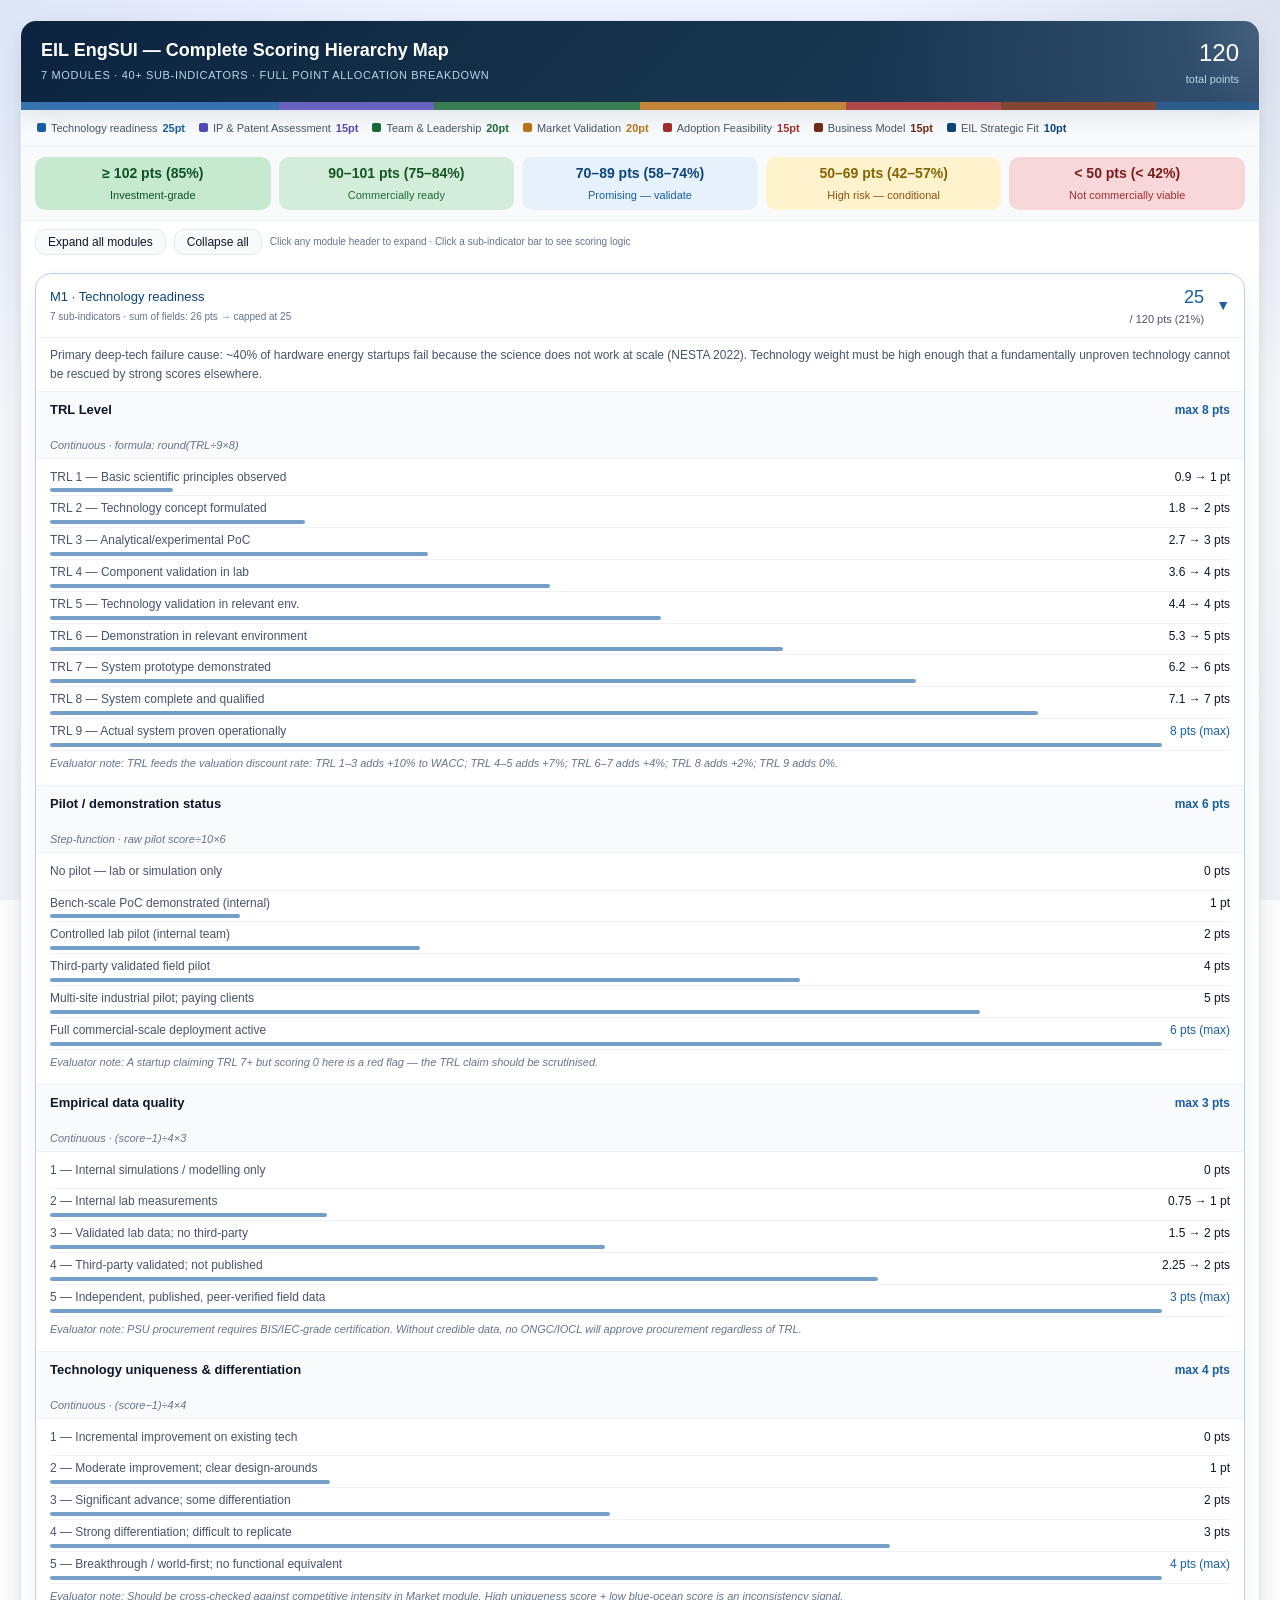
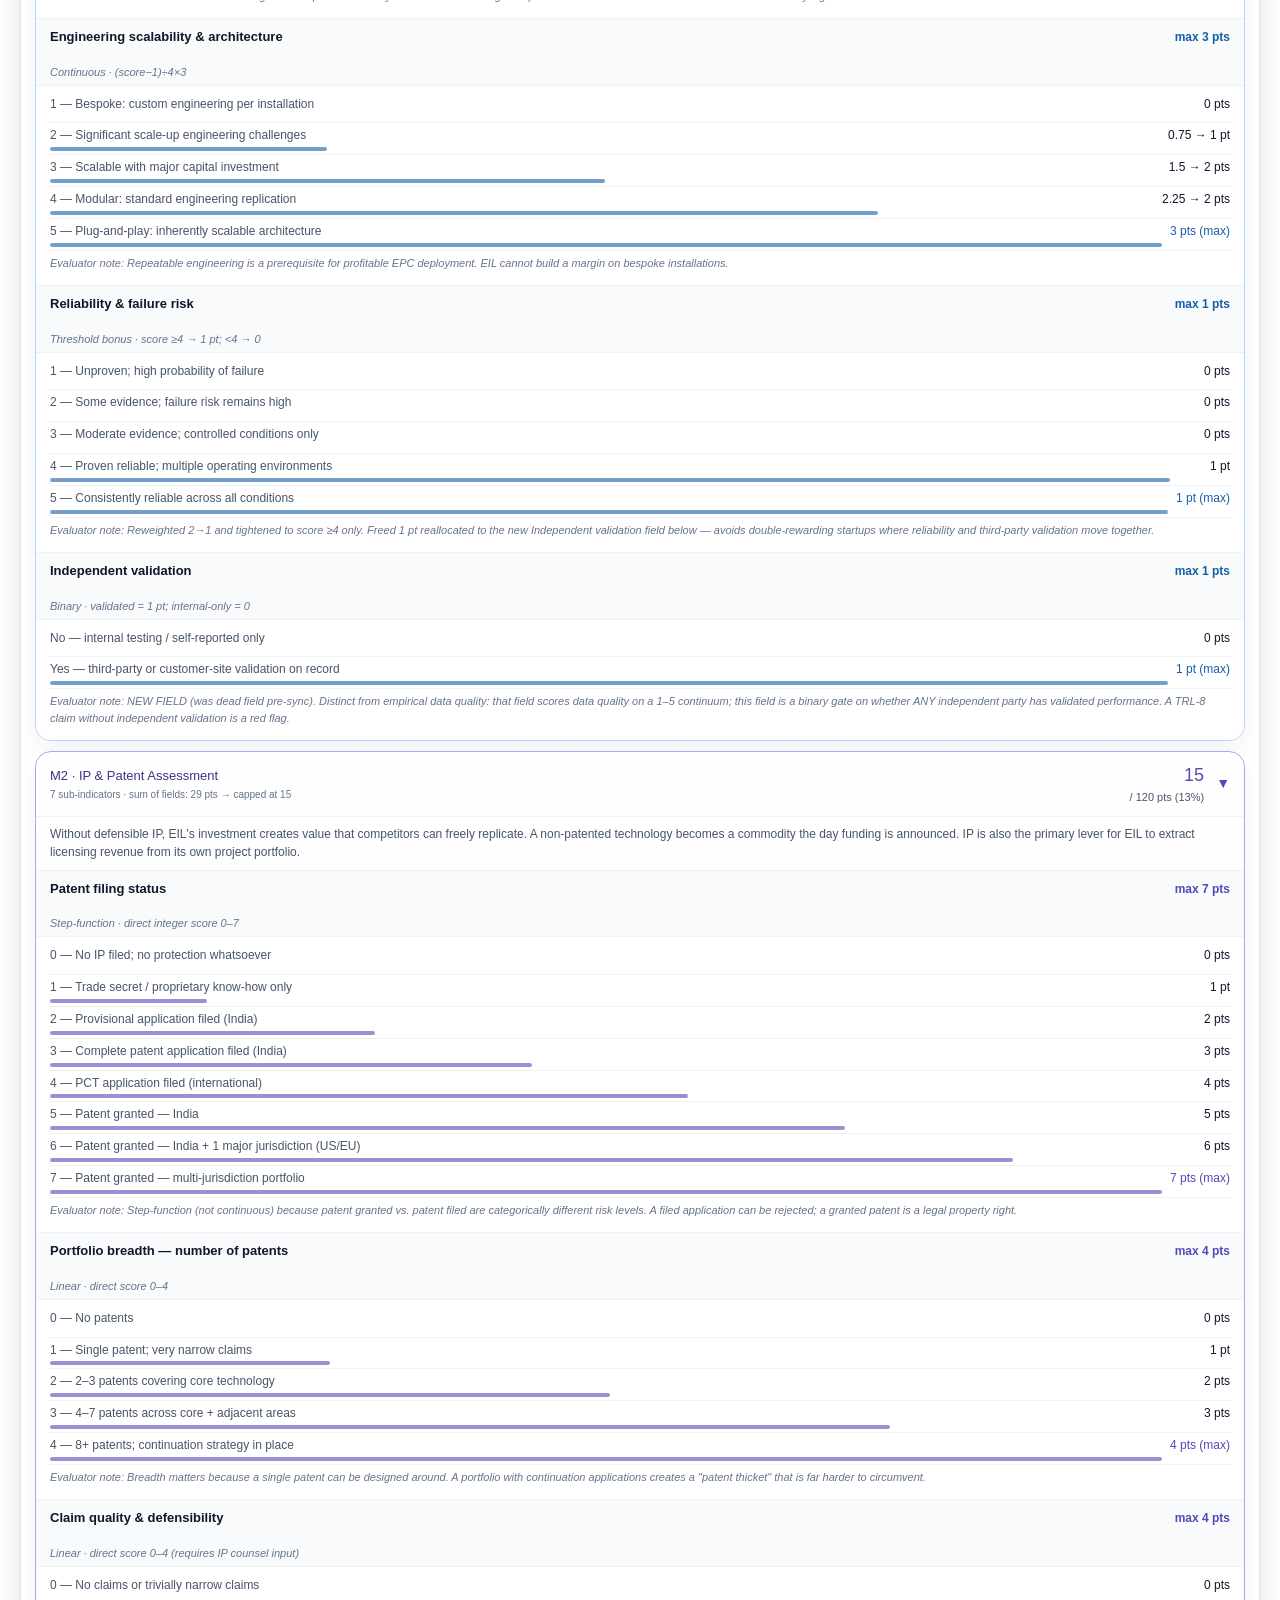
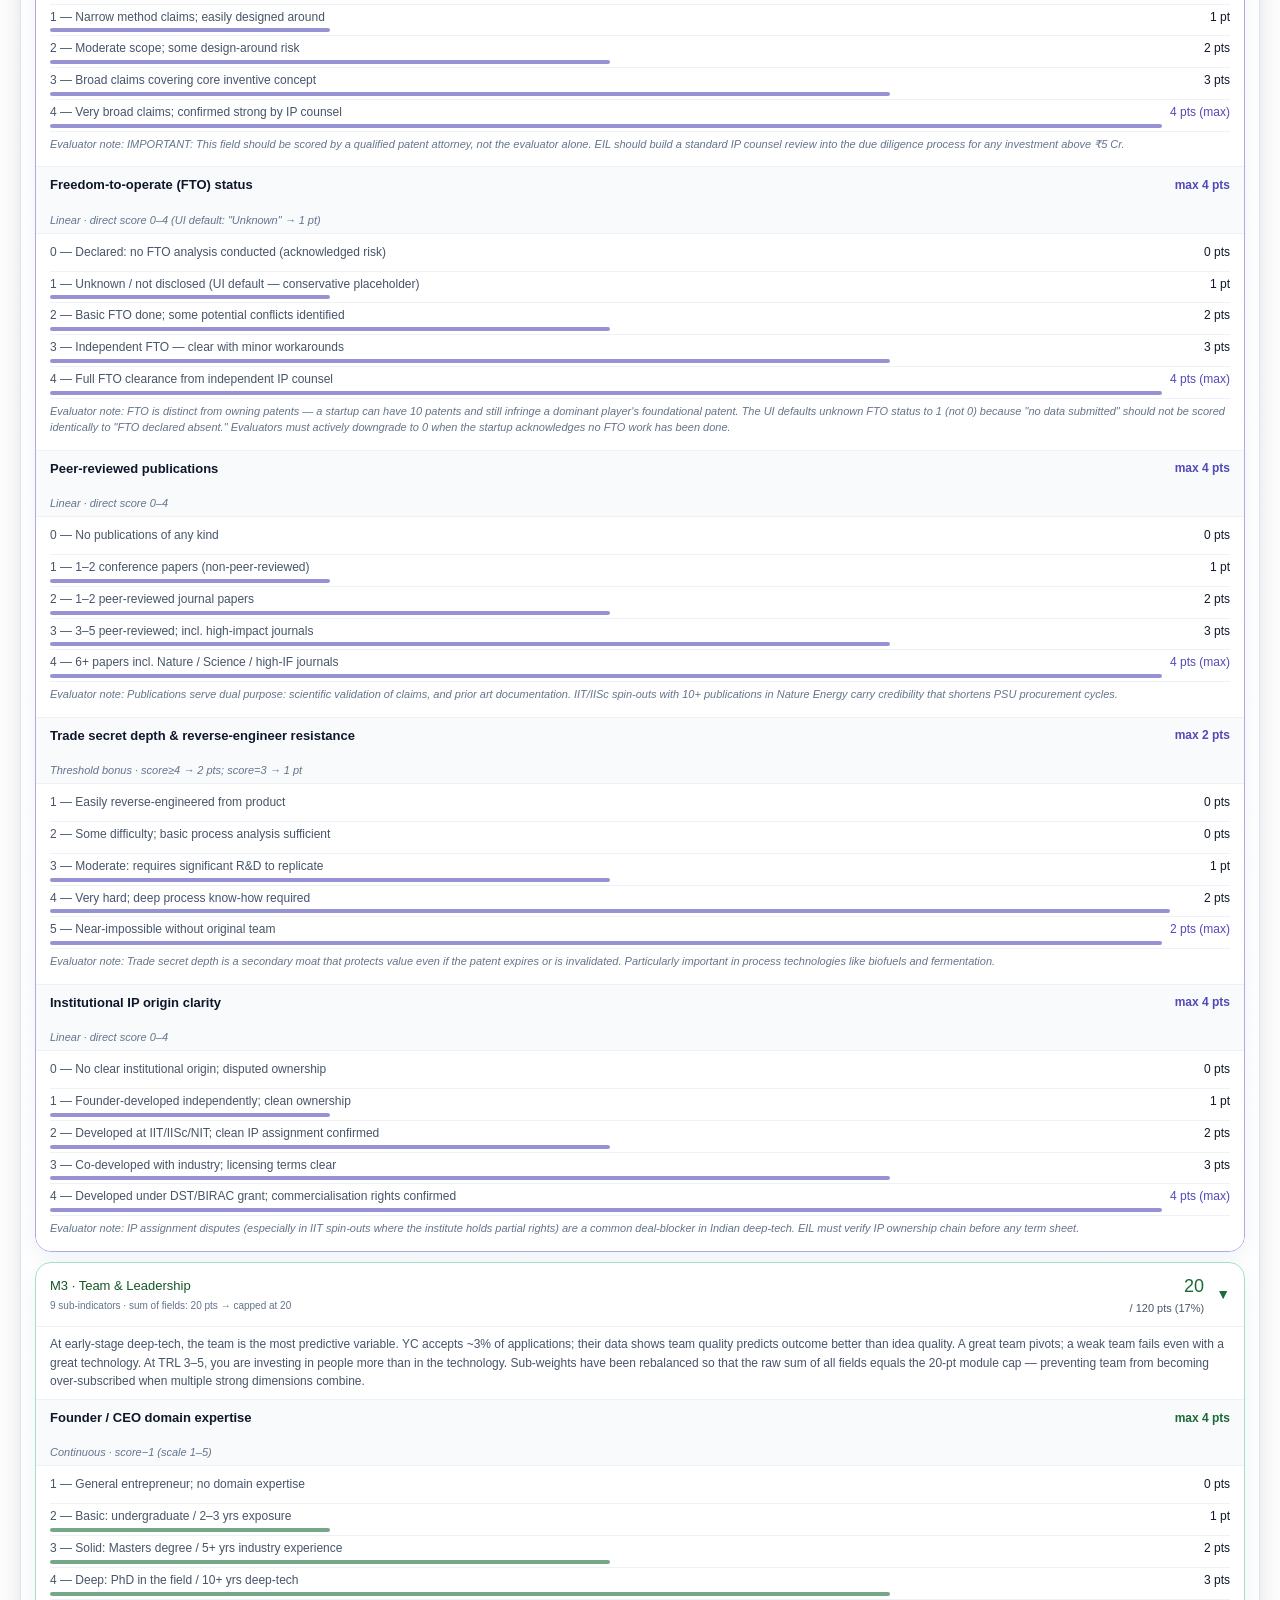
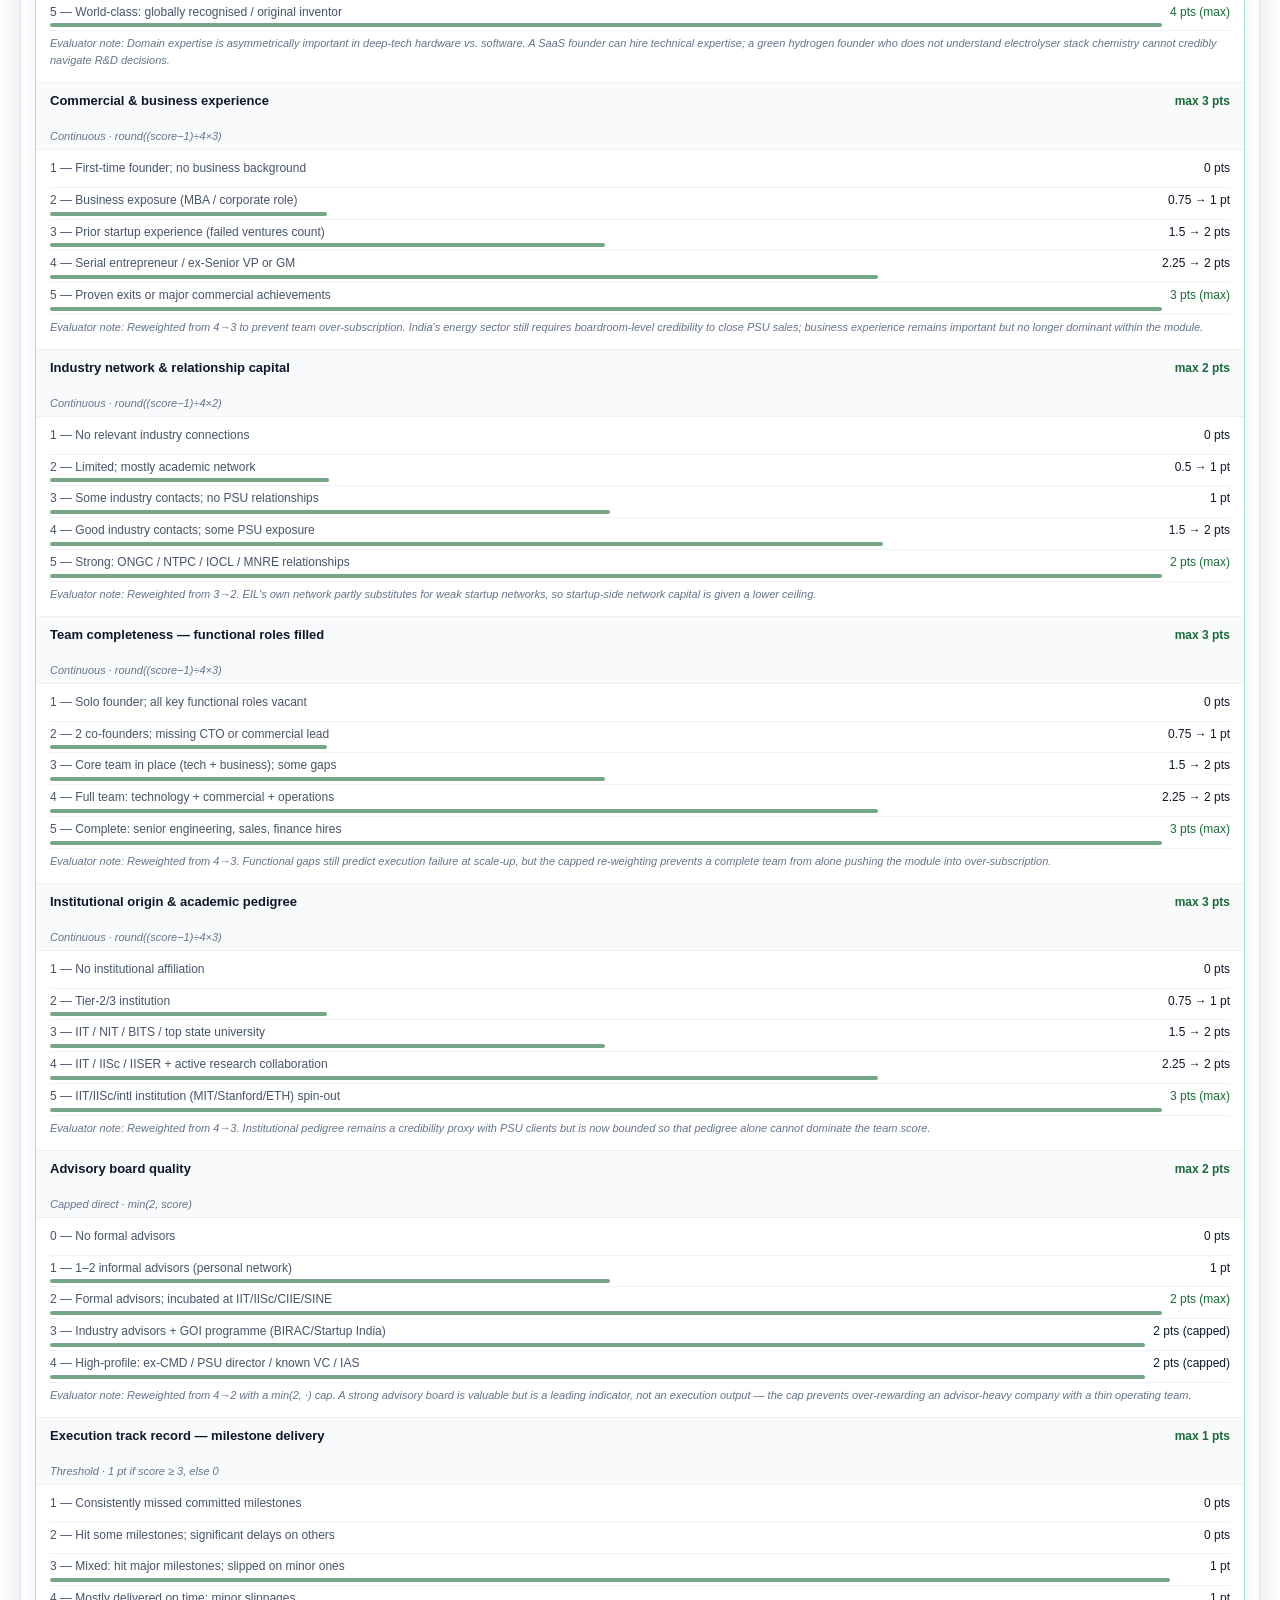
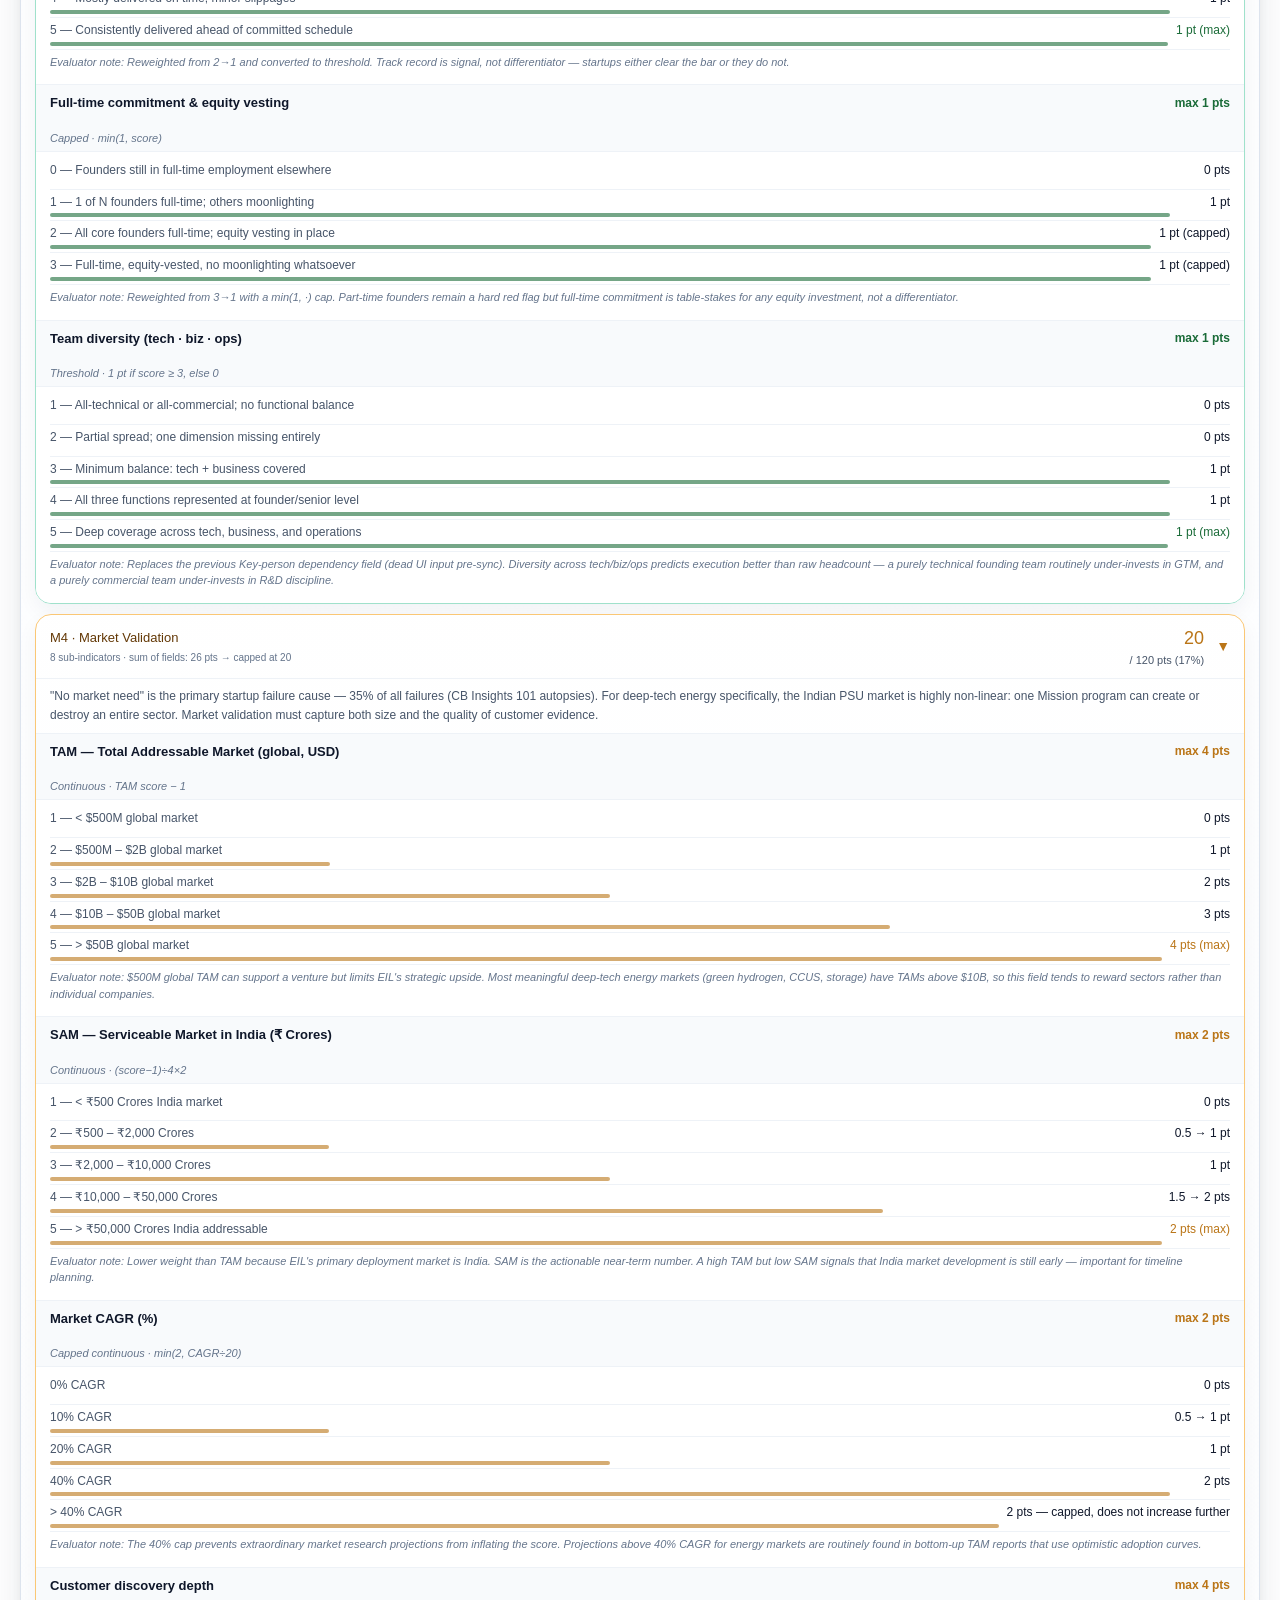
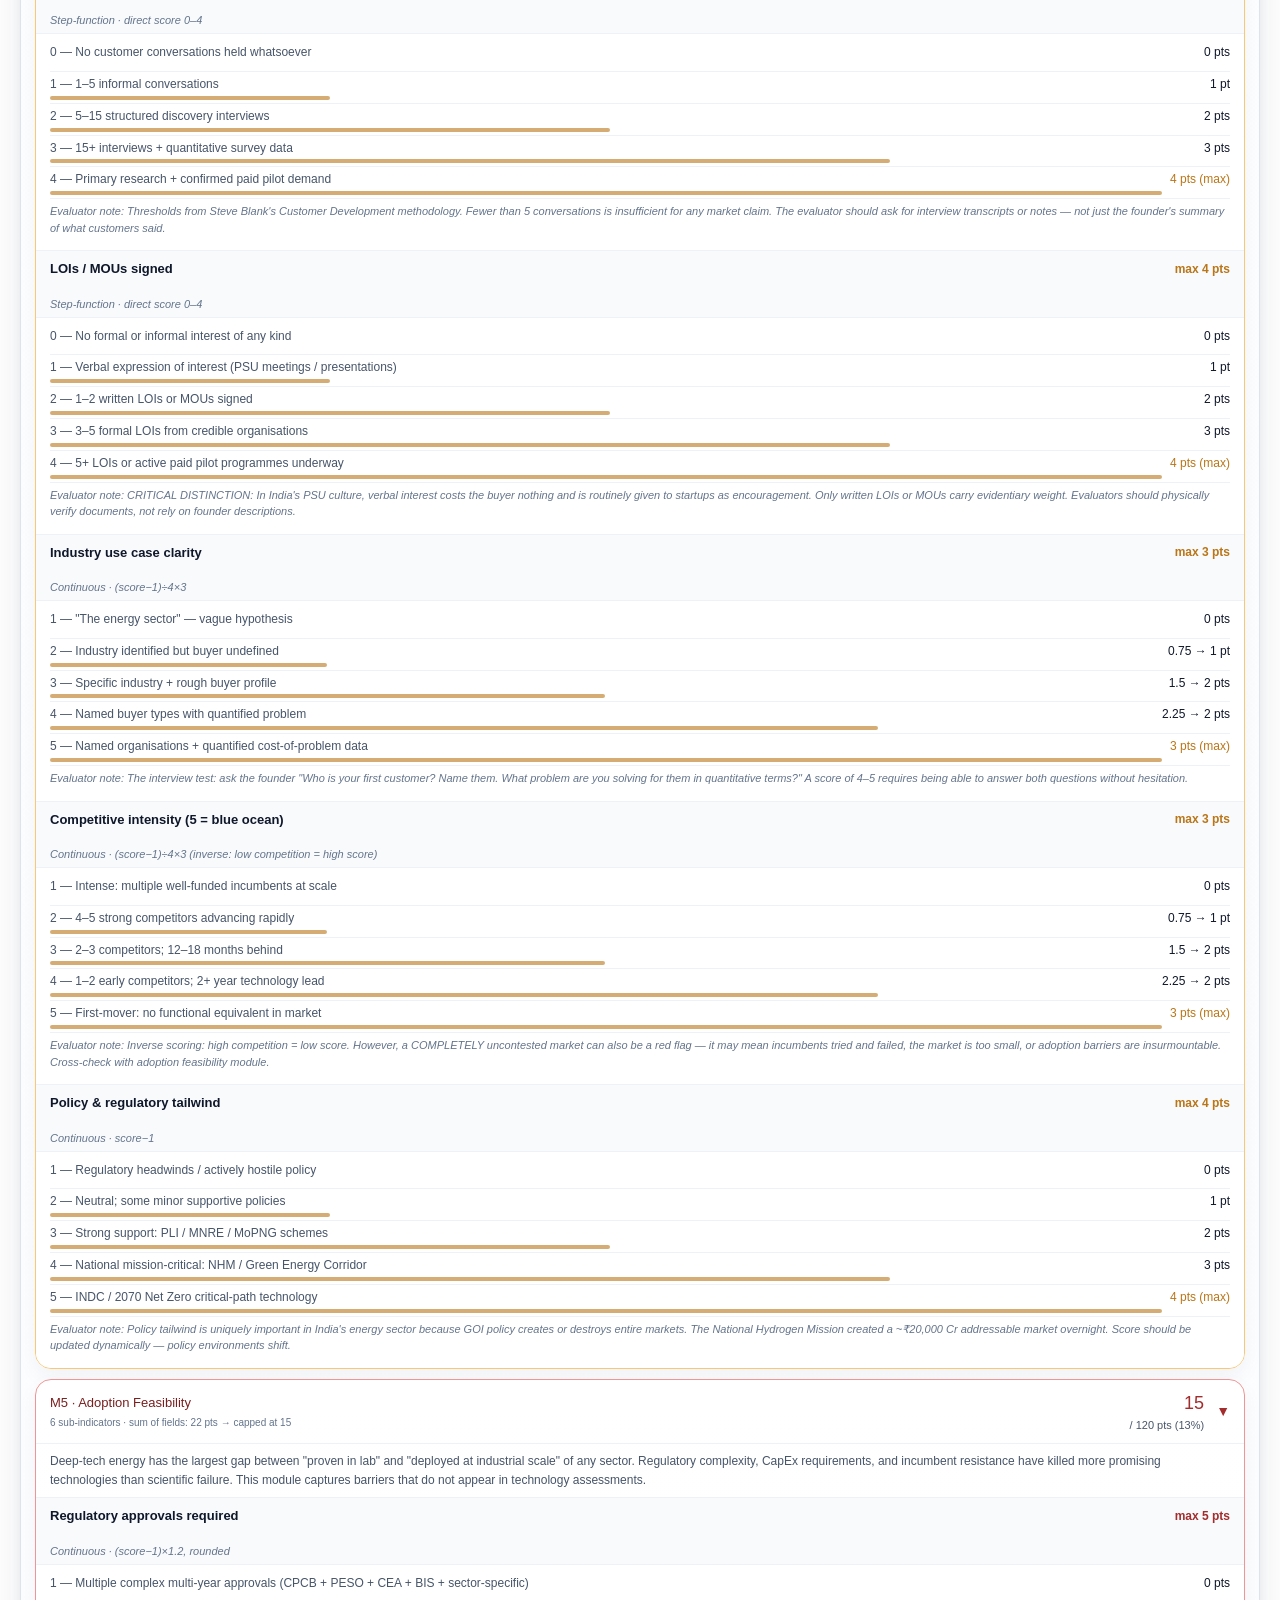
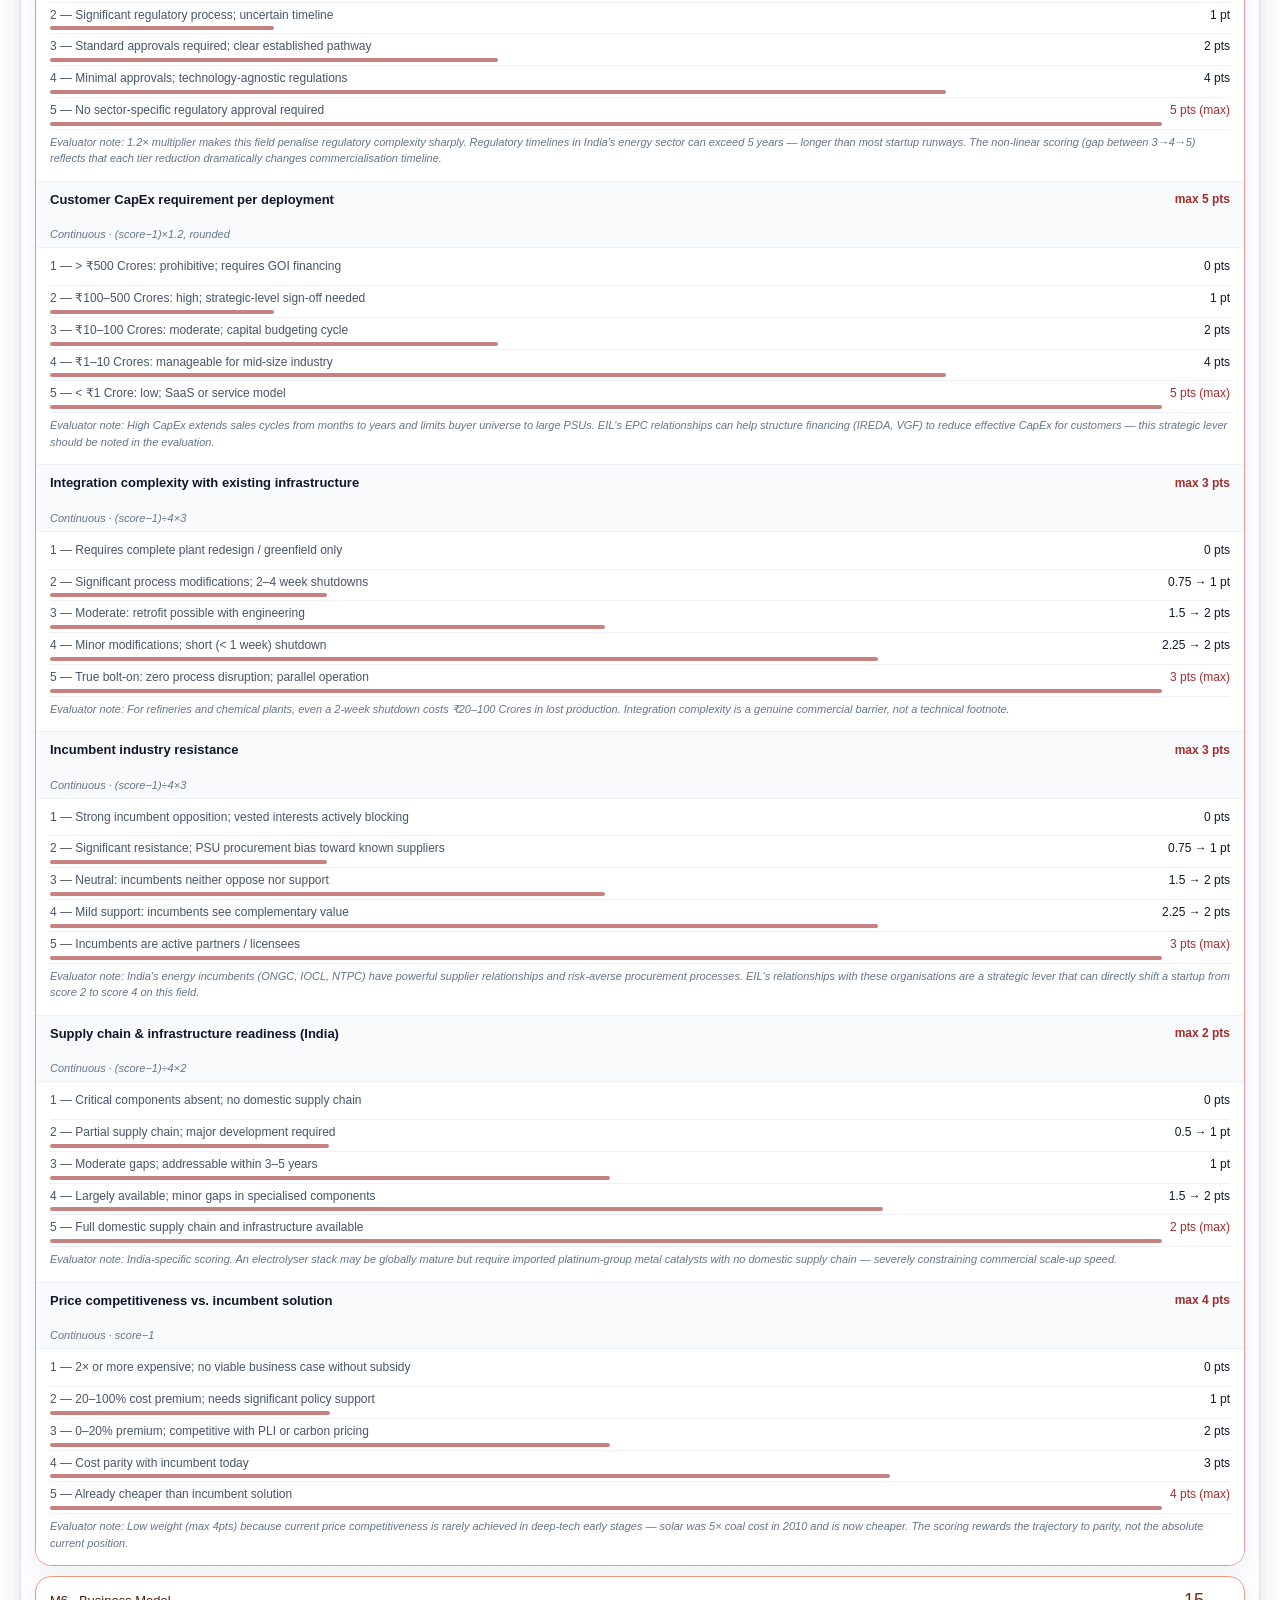
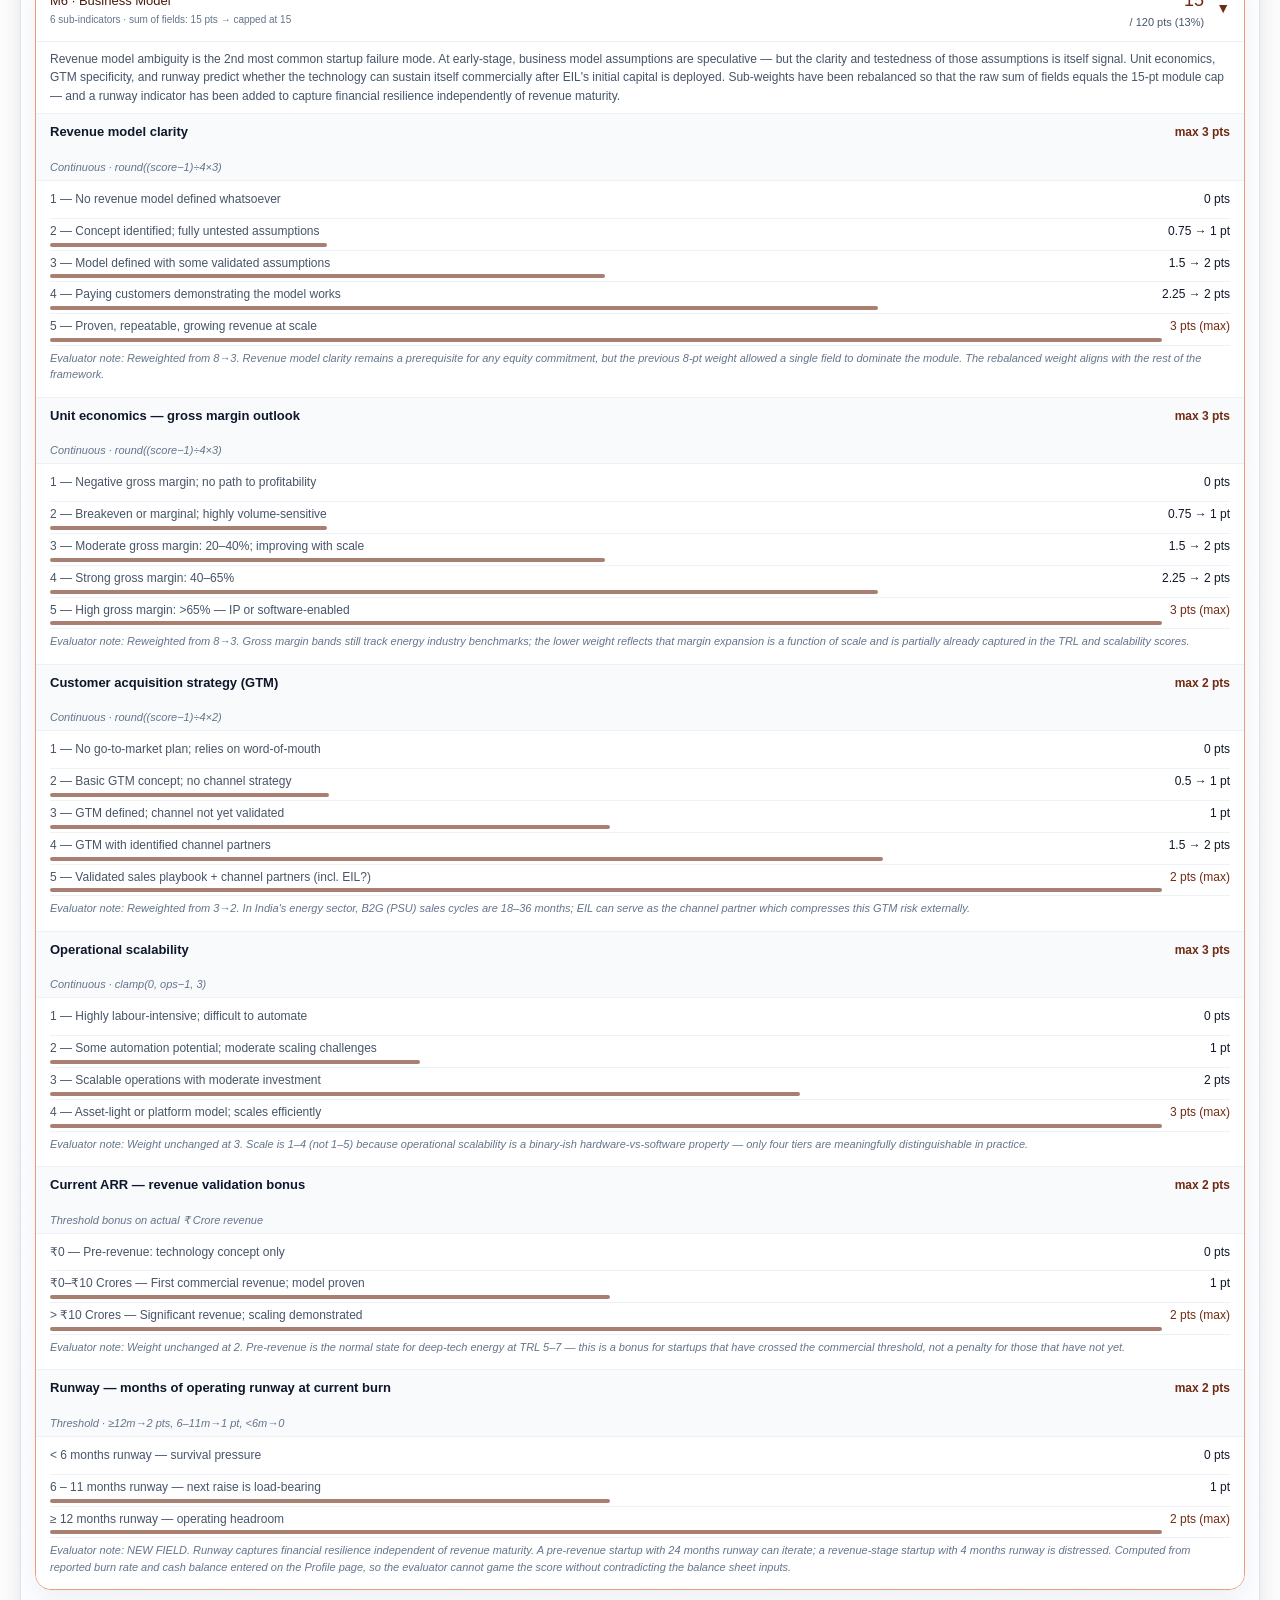
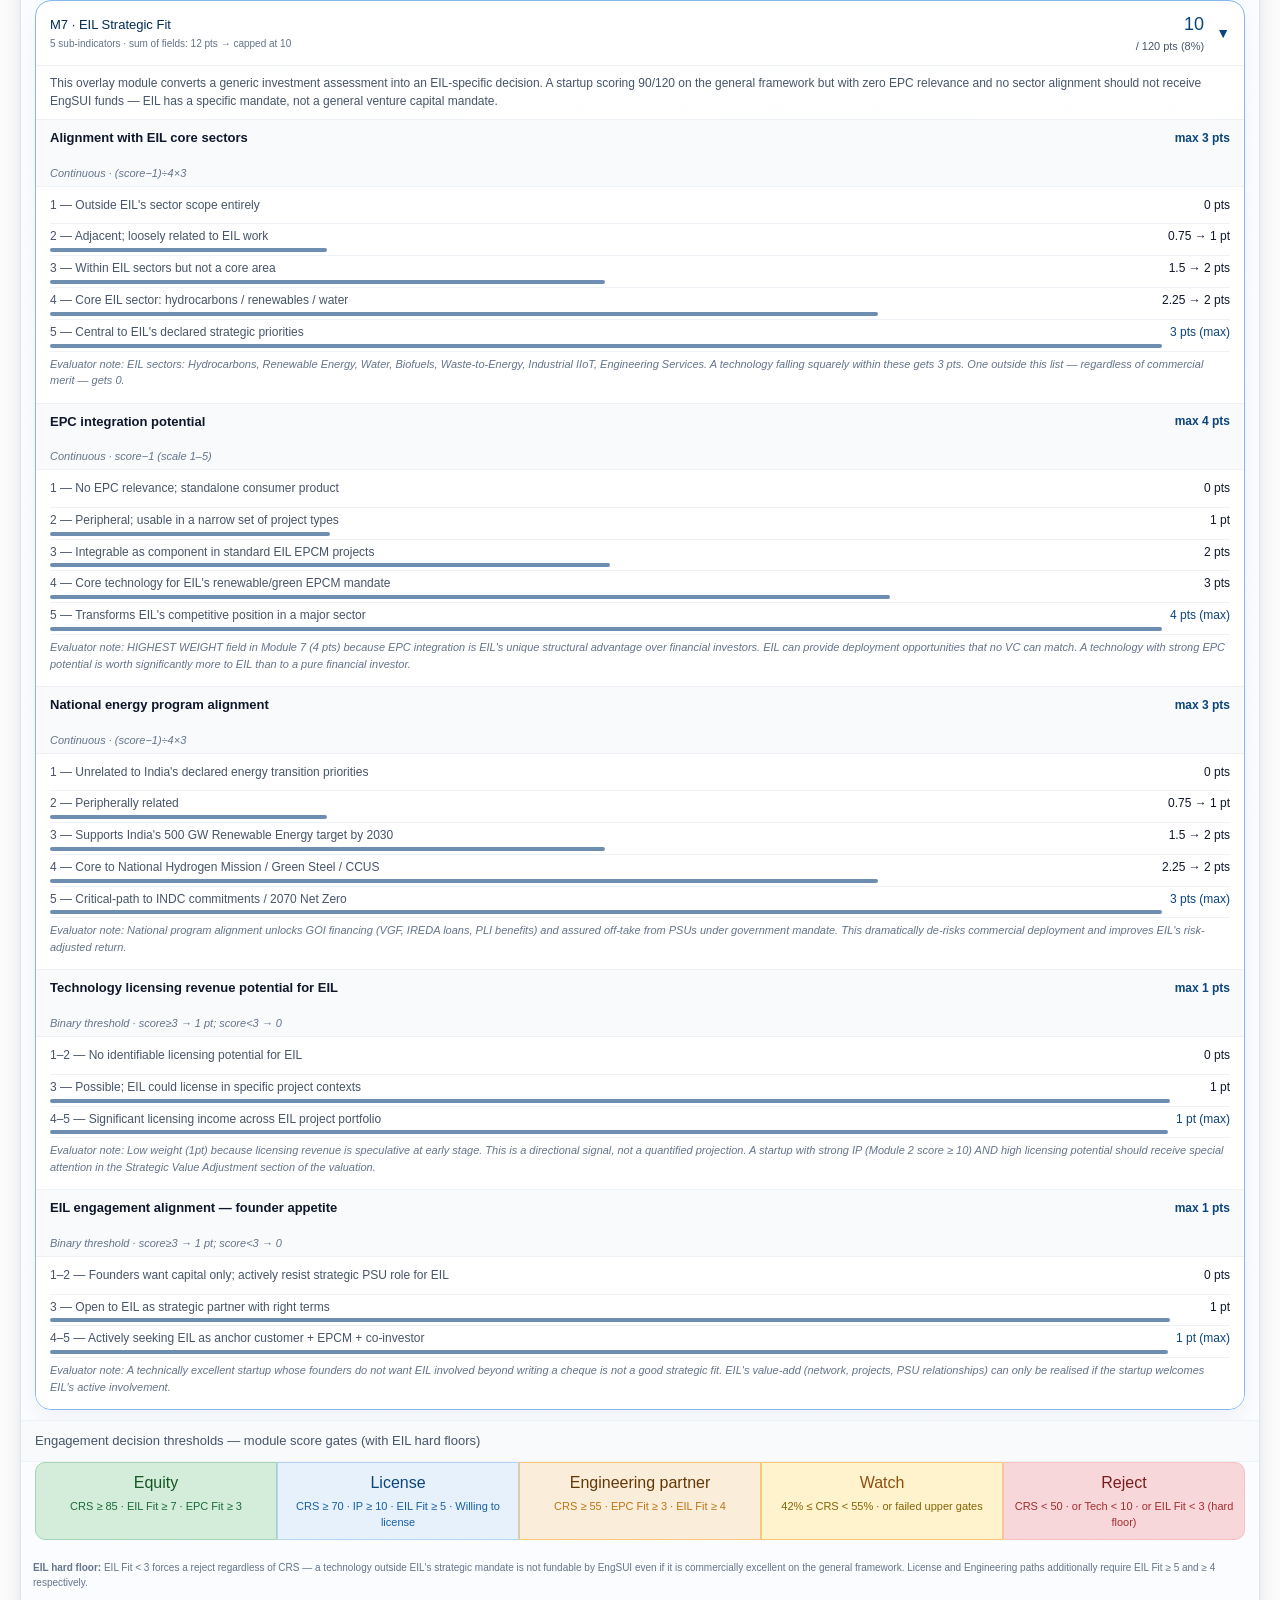
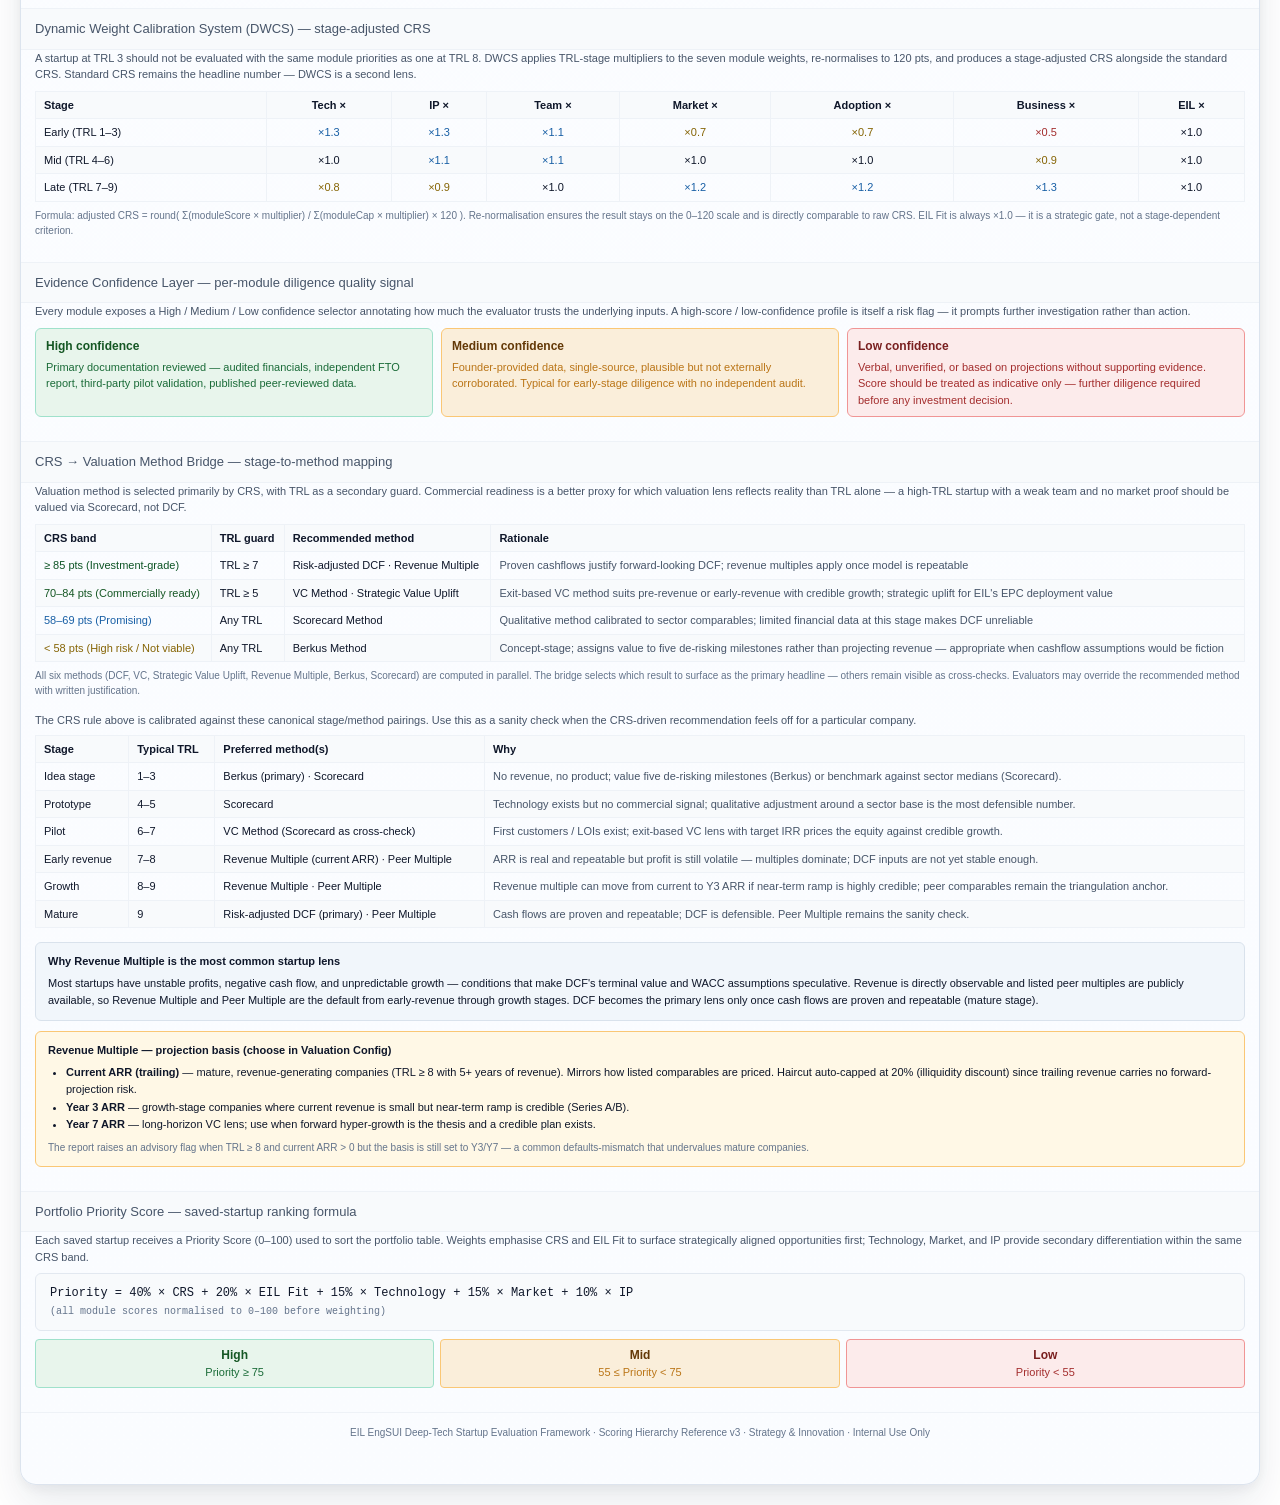
<file: scoring-mechanism/index.html>
<!DOCTYPE html>
<html lang="en">
<head>
  <meta charset="UTF-8">
  <meta name="viewport" content="width=device-width, initial-scale=1.0">
  <title>EIL EngSUI — Complete Scoring Hierarchy Map</title>
  <link rel="stylesheet" href="styles.css">
</head>
<body>

<div class="W">
  <div class="root-hdr">
    <div>
      <div class="root-ttl">EIL EngSUI — Complete Scoring Hierarchy Map</div>
      <div class="root-sub">7 modules · 40+ sub-indicators · Full point allocation breakdown</div>
    </div>
    <div style="text-align:right">
      <div class="root-tot">120</div>
      <div class="root-totl">total points</div>
    </div>
  </div>

  <div class="wbar" id="wbar"></div>
  <div class="wlgnd" id="wlgnd"></div>

  <div class="thrsh">
    <div class="tc" style="background:#c7e9d0"><div class="tv" style="color:#0b5323">≥ 102 pts (85%)</div><div class="tl" style="color:#0b5323">Investment-grade</div></div>
    <div class="tc" style="background:#d4edda"><div class="tv" style="color:#155724">90–101 pts (75–84%)</div><div class="tl" style="color:#1a6b38">Commercially ready</div></div>
    <div class="tc" style="background:#e6f1fb"><div class="tv" style="color:#0c447c">70–89 pts (58–74%)</div><div class="tl" style="color:#185fa5">Promising — validate</div></div>
    <div class="tc" style="background:#fff3cd"><div class="tv" style="color:#856404">50–69 pts (42–57%)</div><div class="tl" style="color:#8c5010">High risk — conditional</div></div>
    <div class="tc" style="background:#f8d7da"><div class="tv" style="color:#7b1d1d">&lt; 50 pts (&lt; 42%)</div><div class="tl" style="color:#a32d2d">Not commercially viable</div></div>
  </div>

  <div class="ctrl">
    <button class="cbtn" onclick="toggleAll(true)">Expand all modules</button>
    <button class="cbtn" onclick="toggleAll(false)">Collapse all</button>
    <span style="font-size:10px;color:var(--color-text-tertiary);align-self:center">Click any module header to expand · Click a sub-indicator bar to see scoring logic</span>
  </div>

  <div id="mods"></div>

  <div class="verdict-hdr">Engagement decision thresholds — module score gates (with EIL hard floors)</div>
  <div class="vd-grid">
    <div class="vd" style="background:#d4edda;border-color:#a3d4b5"><div class="vs" style="color:#155724">Equity</div><div class="vl" style="color:#1a6b38">CRS ≥ 85 · EIL Fit ≥ 7 · EPC Fit ≥ 3</div></div>
    <div class="vd" style="background:#e6f1fb;border-color:#b5d4f4"><div class="vs" style="color:#0c447c">License</div><div class="vl" style="color:#185fa5">CRS ≥ 70 · IP ≥ 10 · EIL Fit ≥ 5 · Willing to license</div></div>
    <div class="vd" style="background:#faeeda;border-color:#fac775"><div class="vs" style="color:#633806">Engineering partner</div><div class="vl" style="color:#ba7517">CRS ≥ 55 · EPC Fit ≥ 3 · EIL Fit ≥ 4</div></div>
    <div class="vd" style="background:#fff3cd;border-color:#fac775"><div class="vs" style="color:#8c5010">Watch</div><div class="vl" style="color:#856404">42% ≤ CRS &lt; 55% · or failed upper gates</div></div>
    <div class="vd" style="background:#f8d7da;border-color:#f7c1c1"><div class="vs" style="color:#7b1d1d">Reject</div><div class="vl" style="color:#a32d2d">CRS &lt; 50 · or Tech &lt; 10 · or EIL Fit &lt; 3 (hard floor)</div></div>
  </div>
  <div style="font-size:10px;color:var(--color-text-tertiary);padding:.4rem .75rem .25rem;line-height:1.5">
    <strong>EIL hard floor:</strong> EIL Fit &lt; 3 forces a reject regardless of CRS — a technology outside EIL's strategic mandate is not fundable by EngSUI even if it is commercially excellent on the general framework. License and Engineering paths additionally require EIL Fit ≥ 5 and ≥ 4 respectively.
  </div>

  <!-- DWCS panel -->
  <div class="verdict-hdr" style="margin-top:14px">Dynamic Weight Calibration System (DWCS) — stage-adjusted CRS</div>
  <div style="padding:0 14px 10px">
    <div style="font-size:11px;color:var(--color-text-secondary);margin-bottom:8px;line-height:1.5">
      A startup at TRL 3 should not be evaluated with the same module priorities as one at TRL 8. DWCS applies
      TRL-stage multipliers to the seven module weights, re-normalises to 120 pts, and produces a
      stage-adjusted CRS alongside the standard CRS. Standard CRS remains the headline number — DWCS is a second lens.
    </div>
    <table style="width:100%;border-collapse:collapse;font-size:11px">
      <thead>
        <tr style="background:var(--color-background-secondary)">
          <th style="padding:5px 8px;text-align:left;border:0.5px solid var(--color-border-tertiary)">Stage</th>
          <th style="padding:5px 8px;text-align:center;border:0.5px solid var(--color-border-tertiary)">Tech ×</th>
          <th style="padding:5px 8px;text-align:center;border:0.5px solid var(--color-border-tertiary)">IP ×</th>
          <th style="padding:5px 8px;text-align:center;border:0.5px solid var(--color-border-tertiary)">Team ×</th>
          <th style="padding:5px 8px;text-align:center;border:0.5px solid var(--color-border-tertiary)">Market ×</th>
          <th style="padding:5px 8px;text-align:center;border:0.5px solid var(--color-border-tertiary)">Adoption ×</th>
          <th style="padding:5px 8px;text-align:center;border:0.5px solid var(--color-border-tertiary)">Business ×</th>
          <th style="padding:5px 8px;text-align:center;border:0.5px solid var(--color-border-tertiary)">EIL ×</th>
        </tr>
      </thead>
      <tbody>
        <tr>
          <td style="padding:5px 8px;border:0.5px solid var(--color-border-tertiary);font-weight:500">Early (TRL 1–3)</td>
          <td style="padding:5px 8px;text-align:center;border:0.5px solid var(--color-border-tertiary);color:#185fa5">×1.3</td>
          <td style="padding:5px 8px;text-align:center;border:0.5px solid var(--color-border-tertiary);color:#185fa5">×1.3</td>
          <td style="padding:5px 8px;text-align:center;border:0.5px solid var(--color-border-tertiary);color:#185fa5">×1.1</td>
          <td style="padding:5px 8px;text-align:center;border:0.5px solid var(--color-border-tertiary);color:#856404">×0.7</td>
          <td style="padding:5px 8px;text-align:center;border:0.5px solid var(--color-border-tertiary);color:#856404">×0.7</td>
          <td style="padding:5px 8px;text-align:center;border:0.5px solid var(--color-border-tertiary);color:#a32d2d">×0.5</td>
          <td style="padding:5px 8px;text-align:center;border:0.5px solid var(--color-border-tertiary)">×1.0</td>
        </tr>
        <tr style="background:var(--color-background-secondary)">
          <td style="padding:5px 8px;border:0.5px solid var(--color-border-tertiary);font-weight:500">Mid (TRL 4–6)</td>
          <td style="padding:5px 8px;text-align:center;border:0.5px solid var(--color-border-tertiary)">×1.0</td>
          <td style="padding:5px 8px;text-align:center;border:0.5px solid var(--color-border-tertiary);color:#185fa5">×1.1</td>
          <td style="padding:5px 8px;text-align:center;border:0.5px solid var(--color-border-tertiary);color:#185fa5">×1.1</td>
          <td style="padding:5px 8px;text-align:center;border:0.5px solid var(--color-border-tertiary)">×1.0</td>
          <td style="padding:5px 8px;text-align:center;border:0.5px solid var(--color-border-tertiary)">×1.0</td>
          <td style="padding:5px 8px;text-align:center;border:0.5px solid var(--color-border-tertiary);color:#856404">×0.9</td>
          <td style="padding:5px 8px;text-align:center;border:0.5px solid var(--color-border-tertiary)">×1.0</td>
        </tr>
        <tr>
          <td style="padding:5px 8px;border:0.5px solid var(--color-border-tertiary);font-weight:500">Late (TRL 7–9)</td>
          <td style="padding:5px 8px;text-align:center;border:0.5px solid var(--color-border-tertiary);color:#856404">×0.8</td>
          <td style="padding:5px 8px;text-align:center;border:0.5px solid var(--color-border-tertiary);color:#856404">×0.9</td>
          <td style="padding:5px 8px;text-align:center;border:0.5px solid var(--color-border-tertiary)">×1.0</td>
          <td style="padding:5px 8px;text-align:center;border:0.5px solid var(--color-border-tertiary);color:#185fa5">×1.2</td>
          <td style="padding:5px 8px;text-align:center;border:0.5px solid var(--color-border-tertiary);color:#185fa5">×1.2</td>
          <td style="padding:5px 8px;text-align:center;border:0.5px solid var(--color-border-tertiary);color:#185fa5">×1.3</td>
          <td style="padding:5px 8px;text-align:center;border:0.5px solid var(--color-border-tertiary)">×1.0</td>
        </tr>
      </tbody>
    </table>
    <div style="font-size:10px;color:var(--color-text-tertiary);margin-top:6px;line-height:1.5">
      Formula: adjusted CRS = round( Σ(moduleScore × multiplier) / Σ(moduleCap × multiplier) × 120 ).
      Re-normalisation ensures the result stays on the 0–120 scale and is directly comparable to raw CRS.
      EIL Fit is always ×1.0 — it is a strategic gate, not a stage-dependent criterion.
    </div>
  </div>

  <!-- Evidence Confidence panel -->
  <div class="verdict-hdr" style="margin-top:14px">Evidence Confidence Layer — per-module diligence quality signal</div>
  <div style="padding:0 14px 10px">
    <div style="font-size:11px;color:var(--color-text-secondary);margin-bottom:8px;line-height:1.5">
      Every module exposes a High / Medium / Low confidence selector annotating how much the evaluator trusts the underlying inputs.
      A high-score / low-confidence profile is itself a risk flag — it prompts further investigation rather than action.
    </div>
    <div style="display:grid;grid-template-columns:repeat(3,1fr);gap:8px">
      <div style="background:#e8f5ec;border:0.5px solid #9fe1cb;border-radius:6px;padding:8px 10px">
        <div style="font-size:12px;font-weight:600;color:#155724;margin-bottom:4px">High confidence</div>
        <div style="font-size:11px;color:#1a6b38;line-height:1.5">Primary documentation reviewed — audited financials, independent FTO report, third-party pilot validation, published peer-reviewed data.</div>
      </div>
      <div style="background:#faeeda;border:0.5px solid #fac775;border-radius:6px;padding:8px 10px">
        <div style="font-size:12px;font-weight:600;color:#633806;margin-bottom:4px">Medium confidence</div>
        <div style="font-size:11px;color:#ba7517;line-height:1.5">Founder-provided data, single-source, plausible but not externally corroborated. Typical for early-stage diligence with no independent audit.</div>
      </div>
      <div style="background:#fcebeb;border:0.5px solid #f09595;border-radius:6px;padding:8px 10px">
        <div style="font-size:12px;font-weight:600;color:#791f1f;margin-bottom:4px">Low confidence</div>
        <div style="font-size:11px;color:#a32d2d;line-height:1.5">Verbal, unverified, or based on projections without supporting evidence. Score should be treated as indicative only — further diligence required before any investment decision.</div>
      </div>
    </div>
  </div>

  <!-- CRS-to-Valuation Bridge panel -->
  <div class="verdict-hdr" style="margin-top:14px">CRS → Valuation Method Bridge — stage-to-method mapping</div>
  <div style="padding:0 14px 10px">
    <div style="font-size:11px;color:var(--color-text-secondary);margin-bottom:8px;line-height:1.5">
      Valuation method is selected primarily by CRS, with TRL as a secondary guard. Commercial readiness is a better
      proxy for which valuation lens reflects reality than TRL alone — a high-TRL startup with a weak team and no
      market proof should be valued via Scorecard, not DCF.
    </div>
    <table style="width:100%;border-collapse:collapse;font-size:11px">
      <thead>
        <tr style="background:var(--color-background-secondary)">
          <th style="padding:5px 8px;text-align:left;border:0.5px solid var(--color-border-tertiary)">CRS band</th>
          <th style="padding:5px 8px;text-align:left;border:0.5px solid var(--color-border-tertiary)">TRL guard</th>
          <th style="padding:5px 8px;text-align:left;border:0.5px solid var(--color-border-tertiary)">Recommended method</th>
          <th style="padding:5px 8px;text-align:left;border:0.5px solid var(--color-border-tertiary)">Rationale</th>
        </tr>
      </thead>
      <tbody>
        <tr>
          <td style="padding:5px 8px;border:0.5px solid var(--color-border-tertiary);font-weight:500;color:#0b5323">≥ 85 pts (Investment-grade)</td>
          <td style="padding:5px 8px;border:0.5px solid var(--color-border-tertiary)">TRL ≥ 7</td>
          <td style="padding:5px 8px;border:0.5px solid var(--color-border-tertiary);font-weight:500">Risk-adjusted DCF · Revenue Multiple</td>
          <td style="padding:5px 8px;border:0.5px solid var(--color-border-tertiary);color:var(--color-text-secondary)">Proven cashflows justify forward-looking DCF; revenue multiples apply once model is repeatable</td>
        </tr>
        <tr style="background:var(--color-background-secondary)">
          <td style="padding:5px 8px;border:0.5px solid var(--color-border-tertiary);font-weight:500;color:#155724">70–84 pts (Commercially ready)</td>
          <td style="padding:5px 8px;border:0.5px solid var(--color-border-tertiary)">TRL ≥ 5</td>
          <td style="padding:5px 8px;border:0.5px solid var(--color-border-tertiary);font-weight:500">VC Method · Strategic Value Uplift</td>
          <td style="padding:5px 8px;border:0.5px solid var(--color-border-tertiary);color:var(--color-text-secondary)">Exit-based VC method suits pre-revenue or early-revenue with credible growth; strategic uplift for EIL's EPC deployment value</td>
        </tr>
        <tr>
          <td style="padding:5px 8px;border:0.5px solid var(--color-border-tertiary);font-weight:500;color:#185fa5">58–69 pts (Promising)</td>
          <td style="padding:5px 8px;border:0.5px solid var(--color-border-tertiary)">Any TRL</td>
          <td style="padding:5px 8px;border:0.5px solid var(--color-border-tertiary);font-weight:500">Scorecard Method</td>
          <td style="padding:5px 8px;border:0.5px solid var(--color-border-tertiary);color:var(--color-text-secondary)">Qualitative method calibrated to sector comparables; limited financial data at this stage makes DCF unreliable</td>
        </tr>
        <tr style="background:var(--color-background-secondary)">
          <td style="padding:5px 8px;border:0.5px solid var(--color-border-tertiary);font-weight:500;color:#856404">&lt; 58 pts (High risk / Not viable)</td>
          <td style="padding:5px 8px;border:0.5px solid var(--color-border-tertiary)">Any TRL</td>
          <td style="padding:5px 8px;border:0.5px solid var(--color-border-tertiary);font-weight:500">Berkus Method</td>
          <td style="padding:5px 8px;border:0.5px solid var(--color-border-tertiary);color:var(--color-text-secondary)">Concept-stage; assigns value to five de-risking milestones rather than projecting revenue — appropriate when cashflow assumptions would be fiction</td>
        </tr>
      </tbody>
    </table>
    <div style="font-size:10px;color:var(--color-text-tertiary);margin-top:6px;line-height:1.5">
      All six methods (DCF, VC, Strategic Value Uplift, Revenue Multiple, Berkus, Scorecard) are computed in parallel.
      The bridge selects which result to surface as the primary headline — others remain visible as cross-checks.
      Evaluators may override the recommended method with written justification.
    </div>

    <!-- Stage-to-method reference -->
    <div style="margin-top:14px;font-size:11px;color:var(--color-text-secondary);line-height:1.5">
      The CRS rule above is calibrated against these canonical stage/method pairings. Use this as a sanity check when the CRS-driven recommendation feels off for a particular company.
    </div>
    <table style="width:100%;border-collapse:collapse;font-size:11px;margin-top:6px">
      <thead>
        <tr style="background:var(--color-background-secondary)">
          <th style="padding:5px 8px;text-align:left;border:0.5px solid var(--color-border-tertiary)">Stage</th>
          <th style="padding:5px 8px;text-align:left;border:0.5px solid var(--color-border-tertiary)">Typical TRL</th>
          <th style="padding:5px 8px;text-align:left;border:0.5px solid var(--color-border-tertiary)">Preferred method(s)</th>
          <th style="padding:5px 8px;text-align:left;border:0.5px solid var(--color-border-tertiary)">Why</th>
        </tr>
      </thead>
      <tbody>
        <tr>
          <td style="padding:5px 8px;border:0.5px solid var(--color-border-tertiary);font-weight:500">Idea stage</td>
          <td style="padding:5px 8px;border:0.5px solid var(--color-border-tertiary)">1–3</td>
          <td style="padding:5px 8px;border:0.5px solid var(--color-border-tertiary);font-weight:500">Berkus (primary) · Scorecard</td>
          <td style="padding:5px 8px;border:0.5px solid var(--color-border-tertiary);color:var(--color-text-secondary)">No revenue, no product; value five de-risking milestones (Berkus) or benchmark against sector medians (Scorecard).</td>
        </tr>
        <tr style="background:var(--color-background-secondary)">
          <td style="padding:5px 8px;border:0.5px solid var(--color-border-tertiary);font-weight:500">Prototype</td>
          <td style="padding:5px 8px;border:0.5px solid var(--color-border-tertiary)">4–5</td>
          <td style="padding:5px 8px;border:0.5px solid var(--color-border-tertiary);font-weight:500">Scorecard</td>
          <td style="padding:5px 8px;border:0.5px solid var(--color-border-tertiary);color:var(--color-text-secondary)">Technology exists but no commercial signal; qualitative adjustment around a sector base is the most defensible number.</td>
        </tr>
        <tr>
          <td style="padding:5px 8px;border:0.5px solid var(--color-border-tertiary);font-weight:500">Pilot</td>
          <td style="padding:5px 8px;border:0.5px solid var(--color-border-tertiary)">6–7</td>
          <td style="padding:5px 8px;border:0.5px solid var(--color-border-tertiary);font-weight:500">VC Method (Scorecard as cross-check)</td>
          <td style="padding:5px 8px;border:0.5px solid var(--color-border-tertiary);color:var(--color-text-secondary)">First customers / LOIs exist; exit-based VC lens with target IRR prices the equity against credible growth.</td>
        </tr>
        <tr style="background:var(--color-background-secondary)">
          <td style="padding:5px 8px;border:0.5px solid var(--color-border-tertiary);font-weight:500">Early revenue</td>
          <td style="padding:5px 8px;border:0.5px solid var(--color-border-tertiary)">7–8</td>
          <td style="padding:5px 8px;border:0.5px solid var(--color-border-tertiary);font-weight:500">Revenue Multiple (current ARR) · Peer Multiple</td>
          <td style="padding:5px 8px;border:0.5px solid var(--color-border-tertiary);color:var(--color-text-secondary)">ARR is real and repeatable but profit is still volatile — multiples dominate; DCF inputs are not yet stable enough.</td>
        </tr>
        <tr>
          <td style="padding:5px 8px;border:0.5px solid var(--color-border-tertiary);font-weight:500">Growth</td>
          <td style="padding:5px 8px;border:0.5px solid var(--color-border-tertiary)">8–9</td>
          <td style="padding:5px 8px;border:0.5px solid var(--color-border-tertiary);font-weight:500">Revenue Multiple · Peer Multiple</td>
          <td style="padding:5px 8px;border:0.5px solid var(--color-border-tertiary);color:var(--color-text-secondary)">Revenue multiple can move from current to Y3 ARR if near-term ramp is highly credible; peer comparables remain the triangulation anchor.</td>
        </tr>
        <tr style="background:var(--color-background-secondary)">
          <td style="padding:5px 8px;border:0.5px solid var(--color-border-tertiary);font-weight:500">Mature</td>
          <td style="padding:5px 8px;border:0.5px solid var(--color-border-tertiary)">9</td>
          <td style="padding:5px 8px;border:0.5px solid var(--color-border-tertiary);font-weight:500">Risk-adjusted DCF (primary) · Peer Multiple</td>
          <td style="padding:5px 8px;border:0.5px solid var(--color-border-tertiary);color:var(--color-text-secondary)">Cash flows are proven and repeatable; DCF is defensible. Peer Multiple remains the sanity check.</td>
        </tr>
      </tbody>
    </table>

    <!-- Why Revenue Multiple is the default startup lens -->
    <div style="margin-top:14px;padding:10px 12px;background:#f1f6fb;border:0.5px solid #d9e2ec;border-radius:6px;font-size:11px;color:var(--color-text-primary);line-height:1.6">
      <div style="font-weight:600;margin-bottom:4px">Why Revenue Multiple is the most common startup lens</div>
      Most startups have unstable profits, negative cash flow, and unpredictable growth — conditions that make DCF's terminal value and WACC assumptions speculative. Revenue is directly observable and listed peer multiples are publicly available, so Revenue Multiple and Peer Multiple are the default from early-revenue through growth stages. DCF becomes the primary lens only once cash flows are proven and repeatable (mature stage).
    </div>

    <!-- Revenue Multiple projection basis -->
    <div style="margin-top:10px;padding:10px 12px;background:#fff8e6;border:0.5px solid #fac775;border-radius:6px;font-size:11px;color:var(--color-text-primary);line-height:1.6">
      <div style="font-weight:600;margin-bottom:4px">Revenue Multiple — projection basis (choose in Valuation Config)</div>
      <ul style="margin:4px 0 0 18px;padding:0">
        <li><strong>Current ARR (trailing)</strong> — mature, revenue-generating companies (TRL ≥ 8 with 5+ years of revenue). Mirrors how listed comparables are priced. Haircut auto-capped at 20% (illiquidity discount) since trailing revenue carries no forward-projection risk.</li>
        <li><strong>Year 3 ARR</strong> — growth-stage companies where current revenue is small but near-term ramp is credible (Series A/B).</li>
        <li><strong>Year 7 ARR</strong> — long-horizon VC lens; use when forward hyper-growth is the thesis and a credible plan exists.</li>
      </ul>
      <div style="margin-top:6px;font-size:10px;color:var(--color-text-tertiary)">
        The report raises an advisory flag when TRL ≥ 8 and current ARR &gt; 0 but the basis is still set to Y3/Y7 — a common defaults-mismatch that undervalues mature companies.
      </div>
    </div>
  </div>

  <!-- Portfolio Priority Score panel -->
  <div class="verdict-hdr" style="margin-top:14px">Portfolio Priority Score — saved-startup ranking formula</div>
  <div style="padding:0 14px 14px">
    <div style="font-size:11px;color:var(--color-text-secondary);margin-bottom:8px;line-height:1.5">
      Each saved startup receives a Priority Score (0–100) used to sort the portfolio table. Weights emphasise CRS and EIL Fit to surface strategically aligned opportunities first; Technology, Market, and IP provide secondary differentiation within the same CRS band.
    </div>
    <div style="background:var(--color-background-secondary);border:0.5px solid var(--color-border-secondary);border-radius:6px;padding:10px 14px;font-size:12px;color:var(--color-text-primary);font-family:ui-monospace,monospace">
      Priority = 40% × CRS + 20% × EIL Fit + 15% × Technology + 15% × Market + 10% × IP<br>
      <span style="font-size:10px;color:var(--color-text-tertiary)">(all module scores normalised to 0–100 before weighting)</span>
    </div>
    <div style="display:grid;grid-template-columns:repeat(3,1fr);gap:6px;margin-top:8px">
      <div style="background:#e8f5ec;border:0.5px solid #9fe1cb;border-radius:4px;padding:6px 8px;text-align:center">
        <div style="font-size:12px;font-weight:600;color:#155724">High</div>
        <div style="font-size:11px;color:#1a6b38">Priority ≥ 75</div>
      </div>
      <div style="background:#faeeda;border:0.5px solid #fac775;border-radius:4px;padding:6px 8px;text-align:center">
        <div style="font-size:12px;font-weight:600;color:#633806">Mid</div>
        <div style="font-size:11px;color:#ba7517">55 ≤ Priority &lt; 75</div>
      </div>
      <div style="background:#fcebeb;border:0.5px solid #f09595;border-radius:4px;padding:6px 8px;text-align:center">
        <div style="font-size:12px;font-weight:600;color:#791f1f">Low</div>
        <div style="font-size:11px;color:#a32d2d">Priority &lt; 55</div>
      </div>
    </div>
  </div>

  <div style="font-size:10px;color:var(--color-text-tertiary);text-align:center;padding:.75rem;border-top:0.5px solid var(--color-border-tertiary);margin-top:10px">EIL EngSUI Deep-Tech Startup Evaluation Framework · Scoring Hierarchy Reference v3 · Strategy &amp; Innovation · Internal Use Only</div>
</div>

<script src="app.js"></script>
</body>
</html>
</file>
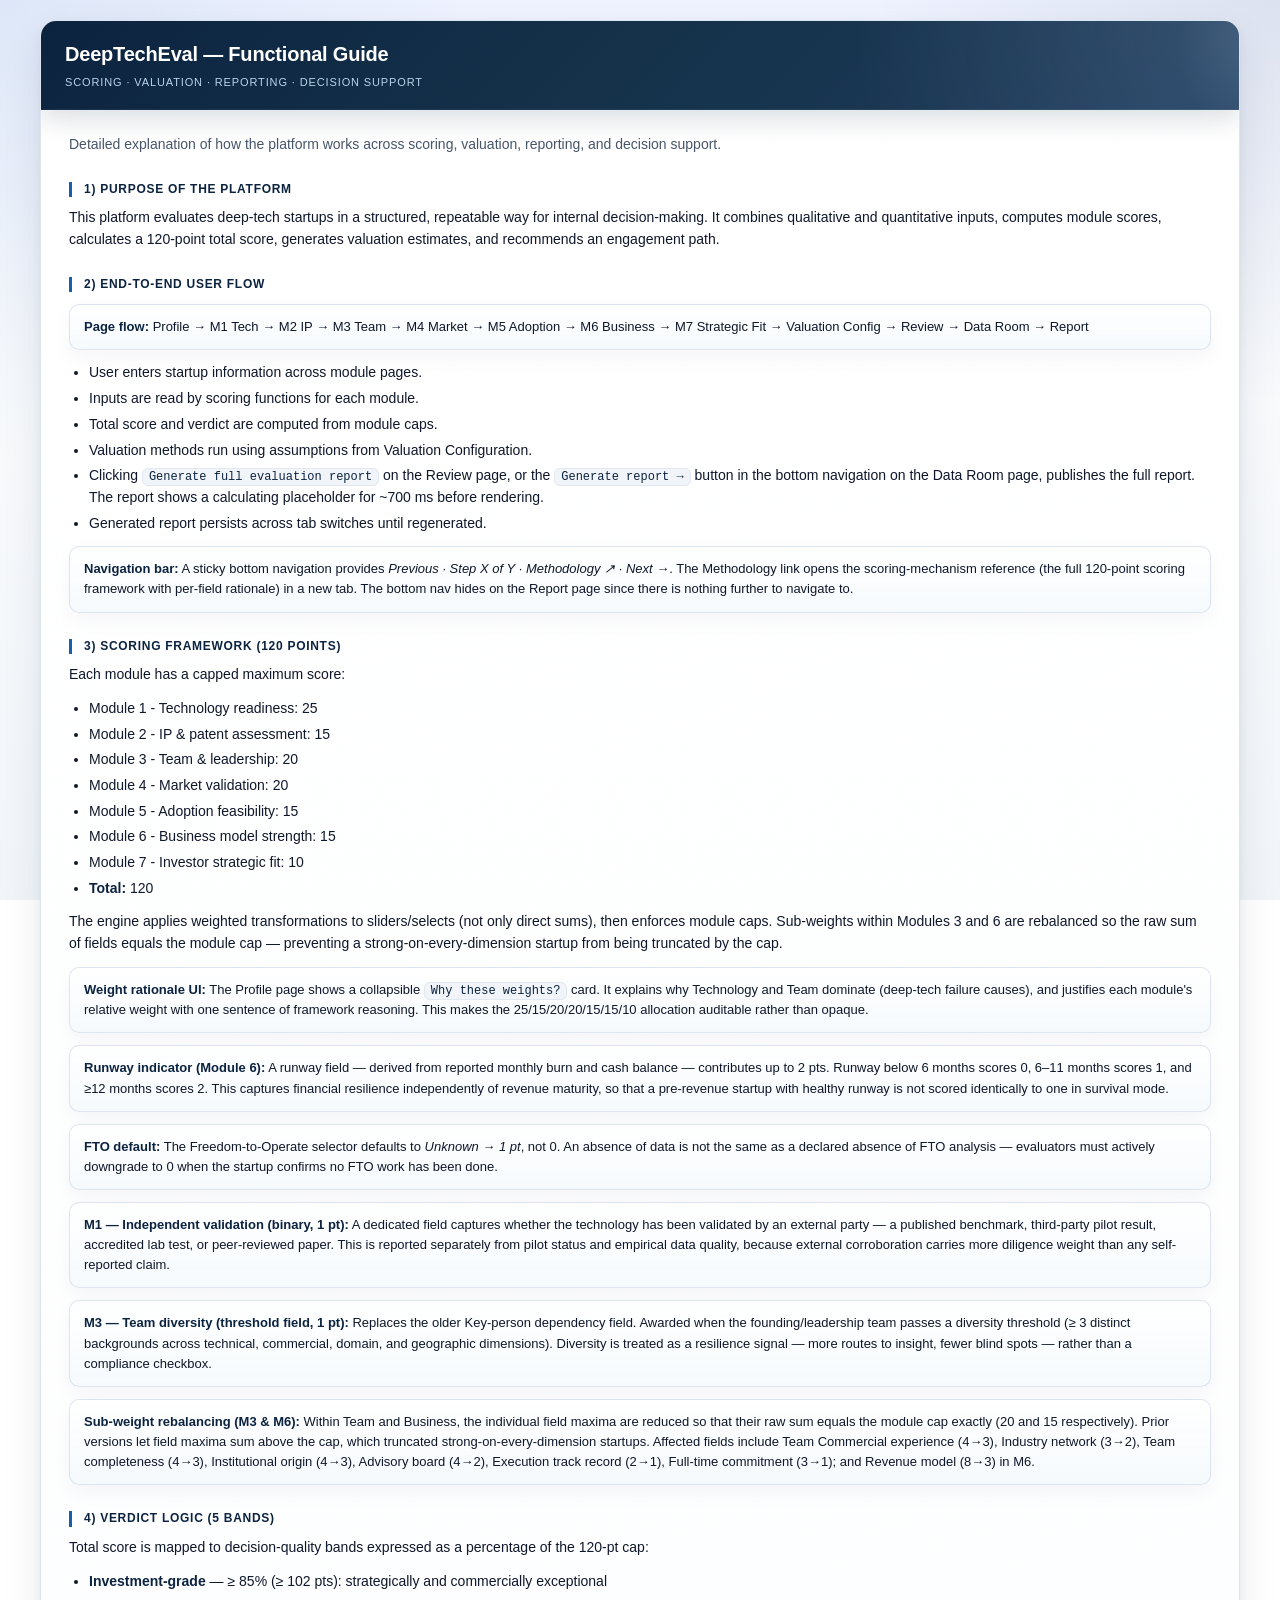
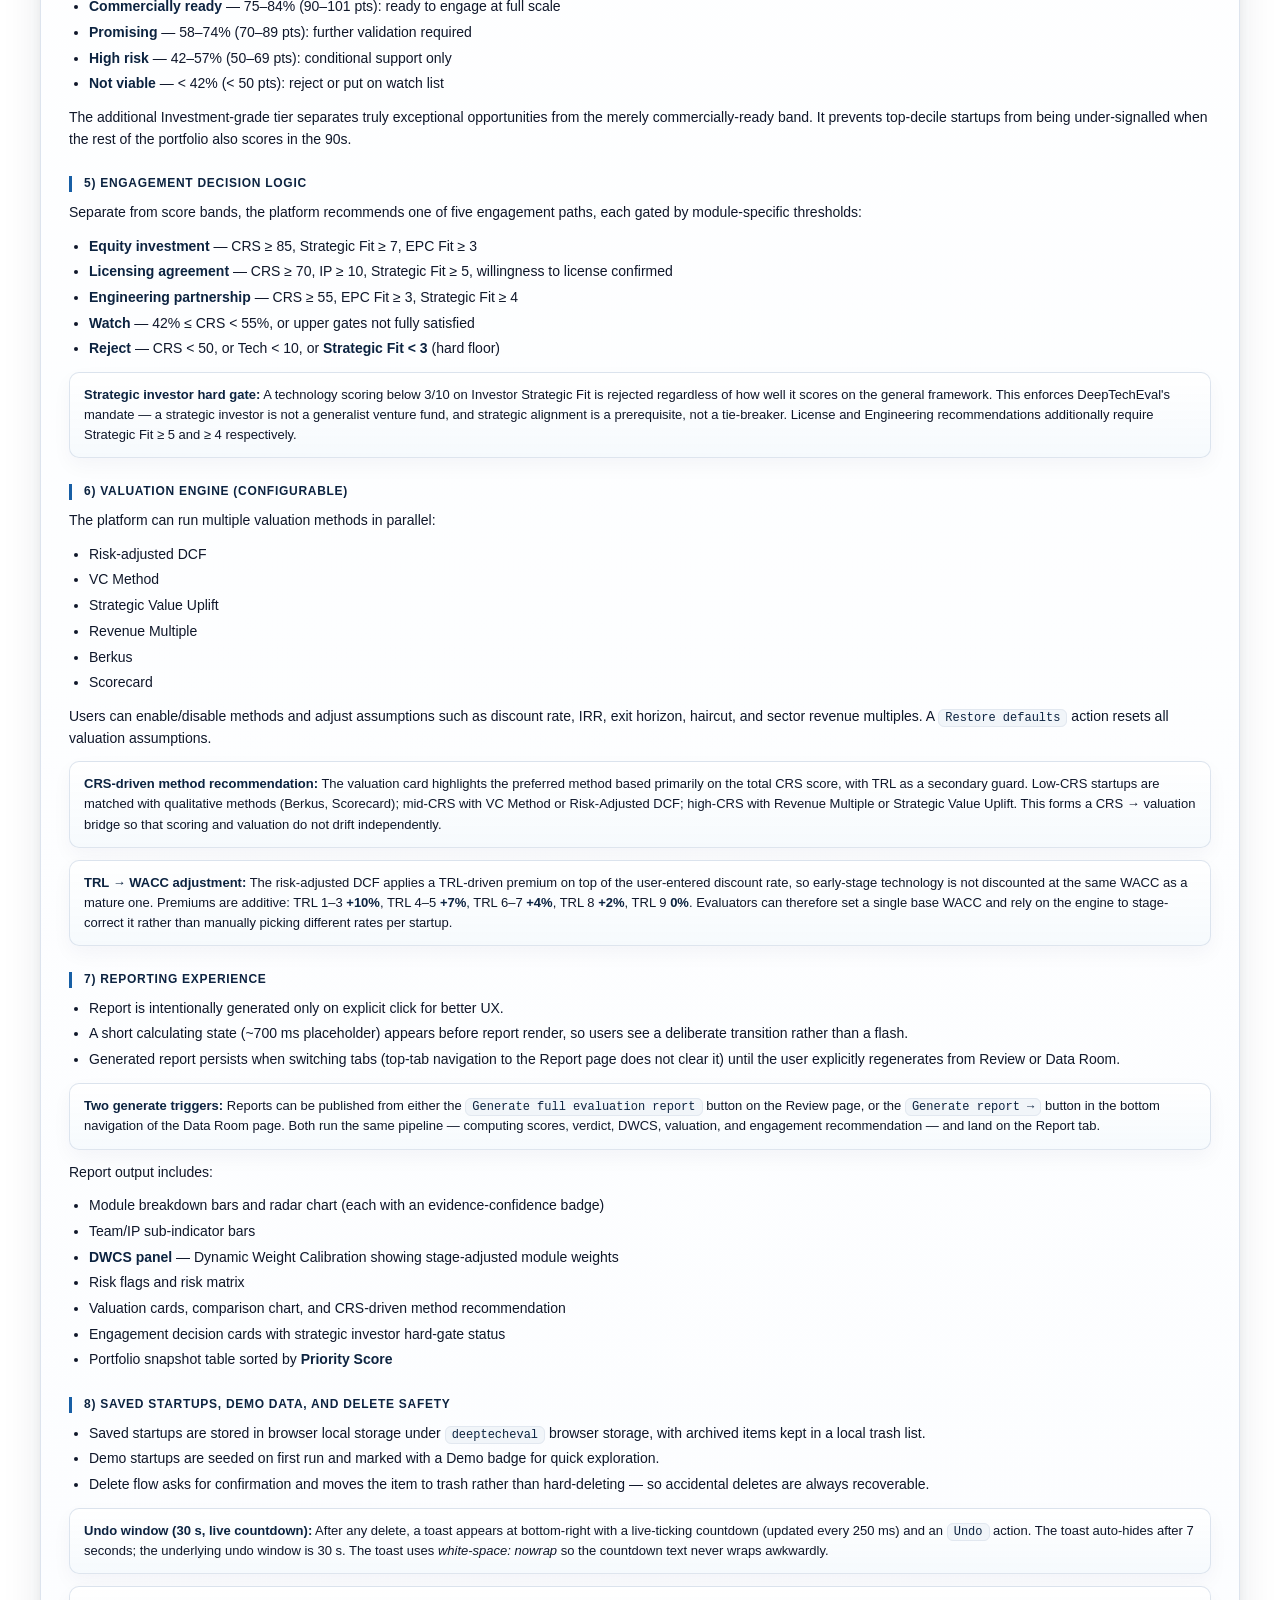
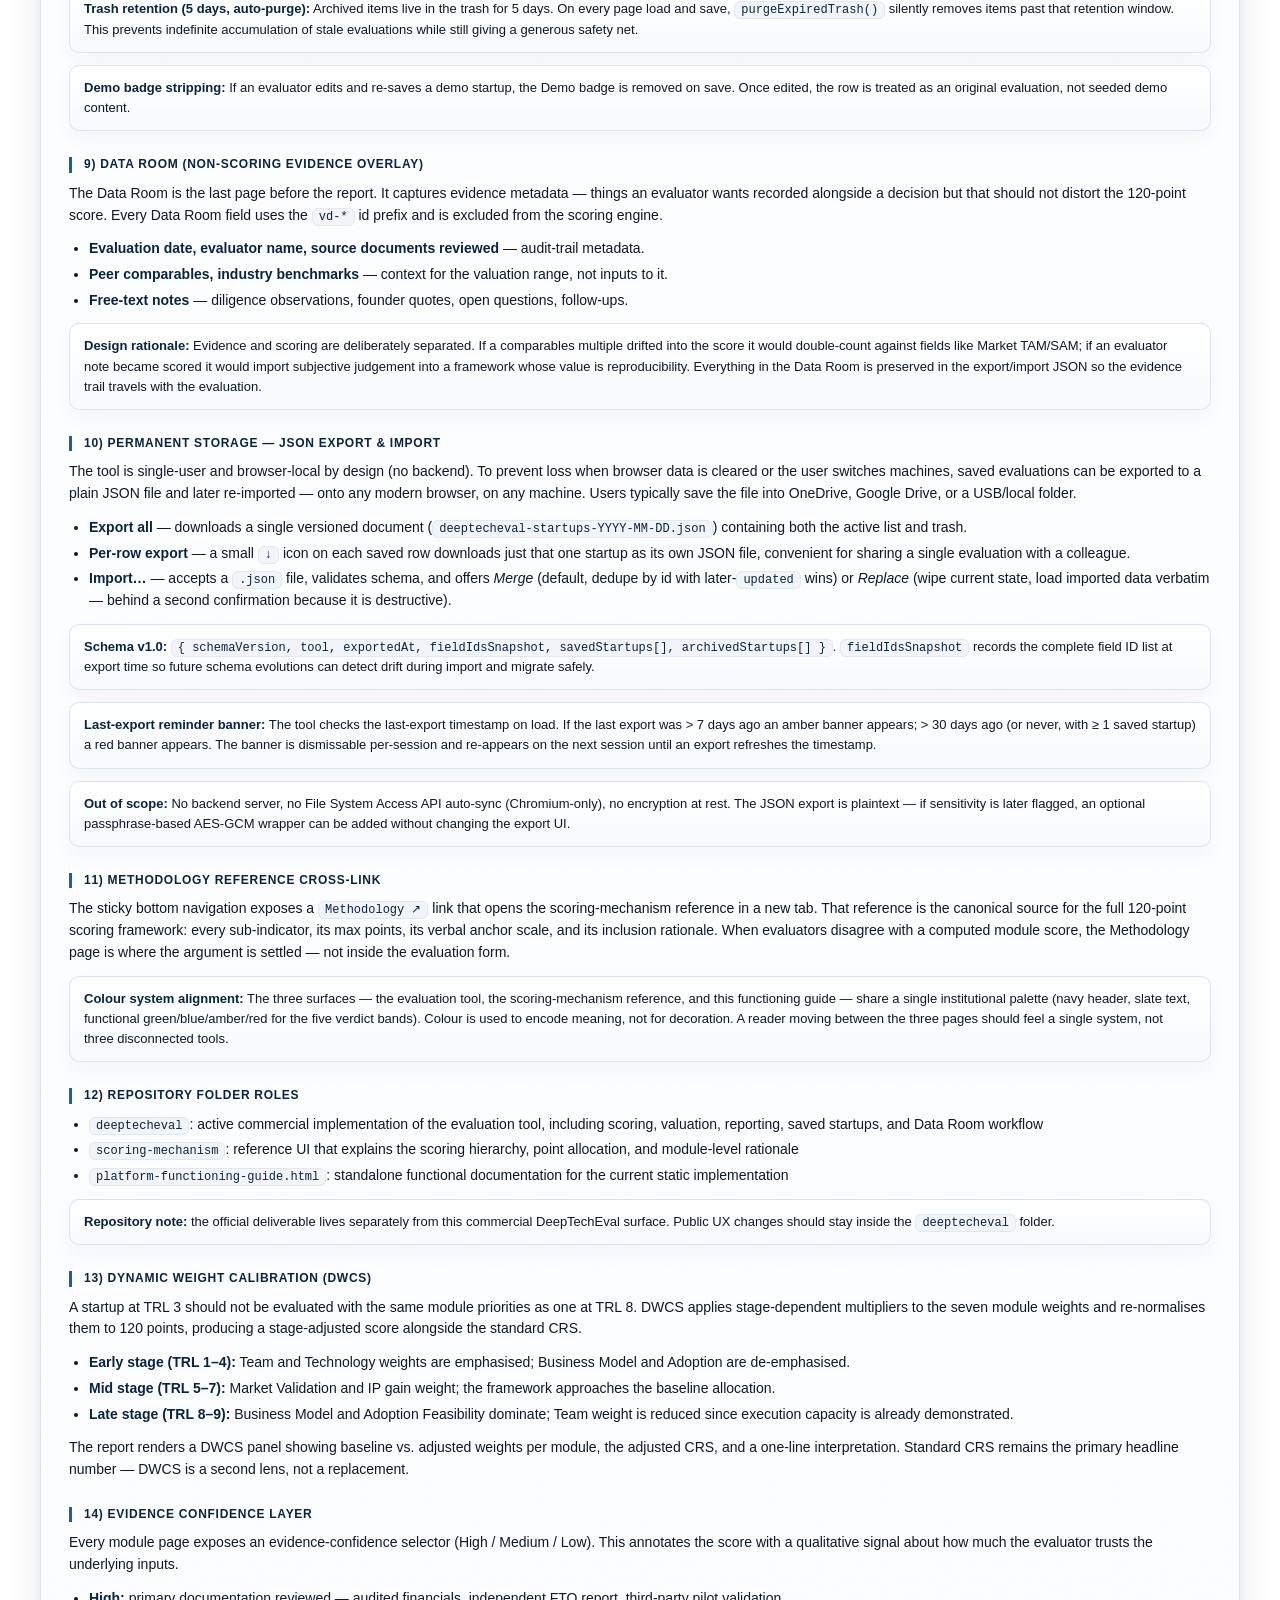
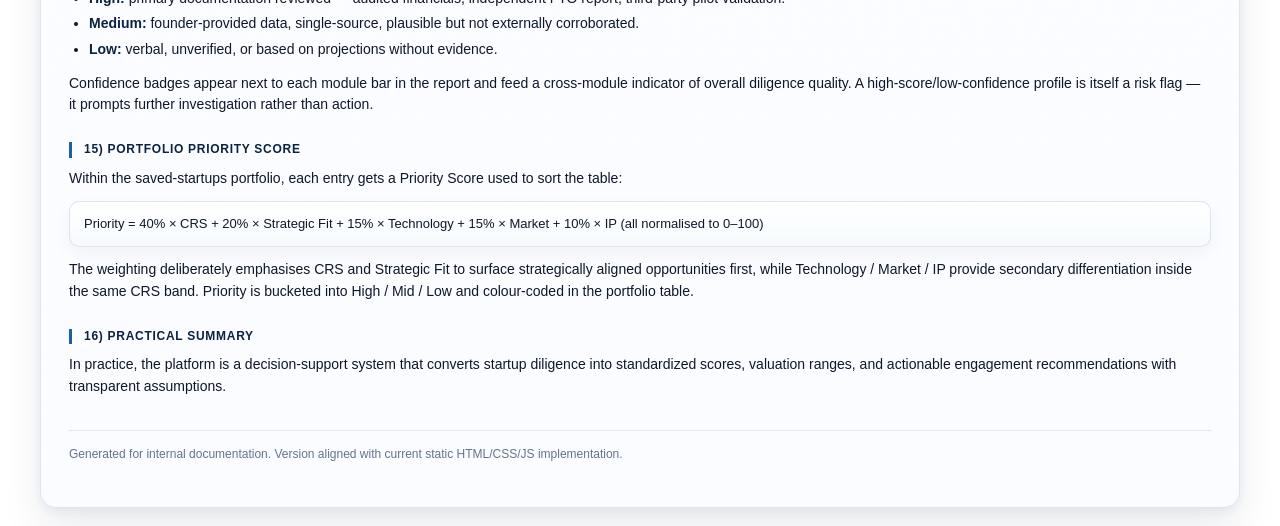
<file: deeptecheval/guide/index.html>
<!DOCTYPE html>
<html lang="en">
<head>
  <meta charset="UTF-8" />
  <meta name="viewport" content="width=device-width, initial-scale=1.0" />
  <title>Startup Evaluator Platform - Functional Guide</title>
  <style>
    :root {
      --navy: #0c2340;
      --navy-2: #1e3a5c;
      --blue: #185fa5;
      --text-primary: #0f172a;
      --text-secondary: #475569;
      --text-tertiary: #64748b;
      --border: #e2e8f0;
      --border-dark: #cbd5e1;
      --bg-primary: #ffffff;
      --bg-secondary: #f8fafc;
      --bg-tertiary: #f1f5f9;
      --radius-md: 10px;
      --radius-lg: 16px;
      --shadow: 0 8px 24px rgba(18, 40, 74, 0.08);
    }
    * { box-sizing: border-box; }
    body {
      font-family: Inter, "Segoe UI", Roboto, Helvetica, Arial, sans-serif;
      color: var(--text-primary);
      margin: 0;
      background:
        radial-gradient(circle at top left, rgba(24, 95, 165, 0.08), transparent 30%),
        radial-gradient(circle at top right, rgba(12, 35, 64, 0.08), transparent 26%),
        linear-gradient(180deg, #eef2ff 0%, #f8fafc 45%, #f1f5f9 100%);
      background-attachment: fixed;
      line-height: 1.55;
      -webkit-font-smoothing: antialiased;
      -moz-osx-font-smoothing: grayscale;
    }
    .doc {
      position: relative;
      max-width: 1200px;
      margin: 20px auto;
      background: linear-gradient(180deg, rgba(255, 255, 255, 0.97) 0%, rgba(250, 252, 255, 0.97) 100%);
      border: 1px solid rgba(209, 220, 232, 0.72);
      border-radius: var(--radius-lg);
      box-shadow: 0 18px 42px rgba(12, 35, 64, 0.09), 0 4px 14px rgba(12, 35, 64, 0.06);
      backdrop-filter: blur(14px);
      -webkit-backdrop-filter: blur(14px);
      overflow: hidden;
    }
    .doc-hdr {
      position: relative;
      overflow: hidden;
      background:
        radial-gradient(circle at top right, rgba(184, 212, 234, 0.16), transparent 32%),
        linear-gradient(135deg, var(--navy) 0%, #15324a 48%, var(--navy-2) 100%);
      color: #fff;
      padding: 18px 24px;
      border-bottom: 1px solid rgba(255, 255, 255, 0.06);
      box-shadow: 0 10px 24px rgba(12, 35, 64, 0.14);
    }
    .doc-hdr::after {
      content: "";
      position: absolute;
      inset: auto -12% -55% auto;
      width: 220px;
      height: 220px;
      border-radius: 50%;
      background: radial-gradient(circle, rgba(184, 212, 234, 0.14), transparent 62%);
      pointer-events: none;
    }
    .doc-hdr > * { position: relative; }
    .doc-ttl {
      font-size: 20px;
      font-weight: 600;
      letter-spacing: -0.01em;
    }
    .doc-sub {
      margin-top: 4px;
      font-size: 11px;
      color: #b8d4ea;
      text-transform: uppercase;
      letter-spacing: 0.08em;
    }
    .doc-body {
      padding: 24px 28px 32px;
    }
    h2, h3 {
      color: var(--navy);
      line-height: 1.3;
    }
    h2 {
      margin: 26px 0 10px;
      font-size: 12px;
      font-weight: 700;
      padding-left: 12px;
      border-left: 3px solid var(--blue);
      letter-spacing: 0.06em;
      text-transform: uppercase;
    }
    h3 {
      margin: 16px 0 6px;
      font-size: 15px;
      font-weight: 600;
    }
    p {
      margin: 8px 0 12px;
      color: var(--text-primary);
      font-size: 14px;
    }
    ul {
      margin: 6px 0 12px 20px;
      padding: 0;
    }
    li {
      margin: 4px 0;
      font-size: 14px;
      color: var(--text-primary);
    }
    strong { color: var(--navy); }
    .lead {
      color: var(--text-secondary);
      font-size: 14px;
      margin: 0 0 20px;
    }
    .box {
      border: 1px solid rgba(209, 220, 232, 0.72);
      background: linear-gradient(180deg, rgba(255, 255, 255, 0.96) 0%, #f6fafd 100%);
      border-radius: var(--radius-md);
      padding: 12px 14px;
      margin: 12px 0;
      font-size: 13px;
      color: var(--text-primary);
      box-shadow: 0 8px 20px rgba(12, 35, 64, 0.04);
    }
    .mono {
      font-family: ui-monospace, SFMono-Regular, Menlo, Consolas, monospace;
      font-size: 12px;
      background: var(--bg-tertiary);
      border: 1px solid var(--border);
      padding: 1px 6px;
      border-radius: 6px;
      color: var(--navy);
    }
    .footer {
      margin-top: 32px;
      border-top: 1px solid var(--border);
      padding-top: 14px;
      color: var(--text-tertiary);
      font-size: 12px;
    }
    @media (max-width: 760px) {
      body {
        background: #f7f9fc;
      }
      .doc {
        margin: 0;
        min-height: 100vh;
        border: 0;
        border-radius: 0;
        box-shadow: none;
      }
      .doc-hdr {
        padding: 18px 16px;
        background: linear-gradient(135deg, #111827 0%, #174052 64%, #0f766e 100%);
      }
      .doc-hdr::after {
        display: none;
      }
      .doc-ttl {
        font-size: 20px;
        line-height: 1.2;
      }
      .doc-sub {
        font-size: 10px;
        line-height: 1.4;
      }
      .doc-body {
        padding: 18px 14px 28px;
      }
      .lead,
      p,
      li {
        font-size: 14px;
      }
      h2 {
        margin-top: 22px;
        font-size: 12px;
      }
      h3 {
        font-size: 15px;
      }
      .box {
        padding: 12px;
        border-radius: 8px;
        box-shadow: none;
      }
      ul {
        margin-left: 18px;
      }
      .mono {
        white-space: normal;
        overflow-wrap: anywhere;
      }
    }
    @media print {
      body { background: #fff; }
      .doc { max-width: none; margin: 0; border: none; border-radius: 0; box-shadow: none; }
      .doc-hdr { border-radius: 0; }
      a { color: inherit; text-decoration: none; }
    }
  </style>
</head>
<body>
  <div class="doc">
    <header class="doc-hdr">
      <div class="doc-ttl">DeepTechEval — Functional Guide</div>
      <div class="doc-sub">Scoring · Valuation · Reporting · Decision support</div>
    </header>
    <main class="doc-body">
      <p class="lead">
        Detailed explanation of how the platform works across scoring, valuation, reporting, and decision support.
      </p>

    <h2>1) Purpose of the Platform</h2>
    <p>
      This platform evaluates deep-tech startups in a structured, repeatable way for internal decision-making.
      It combines qualitative and quantitative inputs, computes module scores, calculates a 120-point total score,
      generates valuation estimates, and recommends an engagement path.
    </p>

    <h2>2) End-to-End User Flow</h2>
    <div class="box">
      <strong>Page flow:</strong> Profile → M1 Tech → M2 IP → M3 Team → M4 Market → M5 Adoption →
      M6 Business → M7 Strategic Fit → Valuation Config → Review → Data Room → Report
    </div>
    <ul>
      <li>User enters startup information across module pages.</li>
      <li>Inputs are read by scoring functions for each module.</li>
      <li>Total score and verdict are computed from module caps.</li>
      <li>Valuation methods run using assumptions from Valuation Configuration.</li>
      <li>Clicking <span class="mono">Generate full evaluation report</span> on the Review page, or the
      <span class="mono">Generate report →</span> button in the bottom navigation on the Data Room page,
      publishes the full report. The report shows a calculating placeholder for ~700 ms before rendering.</li>
      <li>Generated report persists across tab switches until regenerated.</li>
    </ul>
    <div class="box">
      <strong>Navigation bar:</strong> A sticky bottom navigation provides <em>Previous</em> · <em>Step X of Y</em> ·
      <em>Methodology ↗</em> · <em>Next →</em>. The Methodology link opens the scoring-mechanism reference
      (the full 120-point scoring framework with per-field rationale) in a new tab. The bottom nav hides on
      the Report page since there is nothing further to navigate to.
    </div>

    <h2>3) Scoring Framework (120 Points)</h2>
    <p>Each module has a capped maximum score:</p>
    <ul>
      <li>Module 1 - Technology readiness: 25</li>
      <li>Module 2 - IP &amp; patent assessment: 15</li>
      <li>Module 3 - Team &amp; leadership: 20</li>
      <li>Module 4 - Market validation: 20</li>
      <li>Module 5 - Adoption feasibility: 15</li>
      <li>Module 6 - Business model strength: 15</li>
      <li>Module 7 - Investor strategic fit: 10</li>
      <li><strong>Total:</strong> 120</li>
    </ul>
    <p>
      The engine applies weighted transformations to sliders/selects (not only direct sums), then enforces module caps.
      Sub-weights within Modules 3 and 6 are rebalanced so the raw sum of fields equals the module cap — preventing a
      strong-on-every-dimension startup from being truncated by the cap.
    </p>
    <div class="box">
      <strong>Weight rationale UI:</strong> The Profile page shows a collapsible <span class="mono">Why these weights?</span>
      card. It explains why Technology and Team dominate (deep-tech failure causes), and justifies each module's
      relative weight with one sentence of framework reasoning. This makes the 25/15/20/20/15/15/10 allocation
      auditable rather than opaque.
    </div>
    <div class="box">
      <strong>Runway indicator (Module 6):</strong> A runway field — derived from reported monthly burn and cash balance —
      contributes up to 2 pts. Runway below 6 months scores 0, 6–11 months scores 1, and ≥12 months scores 2. This
      captures financial resilience independently of revenue maturity, so that a pre-revenue startup with healthy
      runway is not scored identically to one in survival mode.
    </div>
    <div class="box">
      <strong>FTO default:</strong> The Freedom-to-Operate selector defaults to <em>Unknown → 1 pt</em>, not 0. An absence
      of data is not the same as a declared absence of FTO analysis — evaluators must actively downgrade to 0 when
      the startup confirms no FTO work has been done.
    </div>
    <div class="box">
      <strong>M1 — Independent validation (binary, 1 pt):</strong> A dedicated field captures whether the technology has
      been validated by an external party — a published benchmark, third-party pilot result, accredited lab test,
      or peer-reviewed paper. This is reported separately from pilot status and empirical data quality, because
      external corroboration carries more diligence weight than any self-reported claim.
    </div>
    <div class="box">
      <strong>M3 — Team diversity (threshold field, 1 pt):</strong> Replaces the older Key-person dependency field.
      Awarded when the founding/leadership team passes a diversity threshold (≥ 3 distinct backgrounds across
      technical, commercial, domain, and geographic dimensions). Diversity is treated as a resilience signal —
      more routes to insight, fewer blind spots — rather than a compliance checkbox.
    </div>
    <div class="box">
      <strong>Sub-weight rebalancing (M3 &amp; M6):</strong> Within Team and Business, the individual field maxima are
      reduced so that their raw sum equals the module cap exactly (20 and 15 respectively). Prior versions let
      field maxima sum above the cap, which truncated strong-on-every-dimension startups. Affected fields include
      Team Commercial experience (4→3), Industry network (3→2), Team completeness (4→3), Institutional origin (4→3),
      Advisory board (4→2), Execution track record (2→1), Full-time commitment (3→1); and Revenue model (8→3) in M6.
    </div>

    <h2>4) Verdict Logic (5 Bands)</h2>
    <p>Total score is mapped to decision-quality bands expressed as a percentage of the 120-pt cap:</p>
    <ul>
      <li><strong>Investment-grade</strong> — ≥ 85% (≥ 102 pts): strategically and commercially exceptional</li>
      <li><strong>Commercially ready</strong> — 75–84% (90–101 pts): ready to engage at full scale</li>
      <li><strong>Promising</strong> — 58–74% (70–89 pts): further validation required</li>
      <li><strong>High risk</strong> — 42–57% (50–69 pts): conditional support only</li>
      <li><strong>Not viable</strong> — &lt; 42% (&lt; 50 pts): reject or put on watch list</li>
    </ul>
    <p>
      The additional Investment-grade tier separates truly exceptional opportunities from the merely
      commercially-ready band. It prevents top-decile startups from being under-signalled when the rest of the
      portfolio also scores in the 90s.
    </p>

    <h2>5) Engagement Decision Logic</h2>
    <p>Separate from score bands, the platform recommends one of five engagement paths, each gated by module-specific thresholds:</p>
    <ul>
      <li><strong>Equity investment</strong> — CRS ≥ 85, Strategic Fit ≥ 7, EPC Fit ≥ 3</li>
      <li><strong>Licensing agreement</strong> — CRS ≥ 70, IP ≥ 10, Strategic Fit ≥ 5, willingness to license confirmed</li>
      <li><strong>Engineering partnership</strong> — CRS ≥ 55, EPC Fit ≥ 3, Strategic Fit ≥ 4</li>
      <li><strong>Watch</strong> — 42% ≤ CRS &lt; 55%, or upper gates not fully satisfied</li>
      <li><strong>Reject</strong> — CRS &lt; 50, or Tech &lt; 10, or <strong>Strategic Fit &lt; 3</strong> (hard floor)</li>
    </ul>
    <div class="box">
      <strong>Strategic investor hard gate:</strong> A technology scoring below 3/10 on Investor Strategic Fit is rejected regardless of
      how well it scores on the general framework. This enforces DeepTechEval's mandate — a strategic investor is not a generalist
      venture fund, and strategic alignment is a prerequisite, not a tie-breaker. License and Engineering
      recommendations additionally require Strategic Fit ≥ 5 and ≥ 4 respectively.
    </div>

    <h2>6) Valuation Engine (Configurable)</h2>
    <p>The platform can run multiple valuation methods in parallel:</p>
    <ul>
      <li>Risk-adjusted DCF</li>
      <li>VC Method</li>
      <li>Strategic Value Uplift</li>
      <li>Revenue Multiple</li>
      <li>Berkus</li>
      <li>Scorecard</li>
    </ul>
    <p>
      Users can enable/disable methods and adjust assumptions such as discount rate, IRR, exit horizon, haircut,
      and sector revenue multiples. A <span class="mono">Restore defaults</span> action resets all valuation assumptions.
    </p>
    <div class="box">
      <strong>CRS-driven method recommendation:</strong> The valuation card highlights the preferred method based
      primarily on the total CRS score, with TRL as a secondary guard. Low-CRS startups are matched with
      qualitative methods (Berkus, Scorecard); mid-CRS with VC Method or Risk-Adjusted DCF; high-CRS with
      Revenue Multiple or Strategic Value Uplift. This forms a CRS → valuation bridge so that scoring and
      valuation do not drift independently.
    </div>
    <div class="box">
      <strong>TRL → WACC adjustment:</strong> The risk-adjusted DCF applies a TRL-driven premium on top of the
      user-entered discount rate, so early-stage technology is not discounted at the same WACC as a mature one.
      Premiums are additive: TRL 1–3 <strong>+10%</strong>, TRL 4–5 <strong>+7%</strong>, TRL 6–7 <strong>+4%</strong>,
      TRL 8 <strong>+2%</strong>, TRL 9 <strong>0%</strong>. Evaluators can therefore set a single base WACC and
      rely on the engine to stage-correct it rather than manually picking different rates per startup.
    </div>

    <h2>7) Reporting Experience</h2>
    <ul>
      <li>Report is intentionally generated only on explicit click for better UX.</li>
      <li>A short calculating state (~700 ms placeholder) appears before report render, so users see a deliberate
      transition rather than a flash.</li>
      <li>Generated report persists when switching tabs (top-tab navigation to the Report page does not clear it)
      until the user explicitly regenerates from Review or Data Room.</li>
    </ul>
    <div class="box">
      <strong>Two generate triggers:</strong> Reports can be published from either the <span class="mono">Generate full
      evaluation report</span> button on the Review page, or the <span class="mono">Generate report →</span> button in
      the bottom navigation of the Data Room page. Both run the same pipeline — computing scores, verdict, DWCS,
      valuation, and engagement recommendation — and land on the Report tab.
    </div>
    <p>Report output includes:</p>
    <ul>
      <li>Module breakdown bars and radar chart (each with an evidence-confidence badge)</li>
      <li>Team/IP sub-indicator bars</li>
      <li><strong>DWCS panel</strong> — Dynamic Weight Calibration showing stage-adjusted module weights</li>
      <li>Risk flags and risk matrix</li>
      <li>Valuation cards, comparison chart, and CRS-driven method recommendation</li>
      <li>Engagement decision cards with strategic investor hard-gate status</li>
      <li>Portfolio snapshot table sorted by <strong>Priority Score</strong></li>
    </ul>

    <h2>8) Saved Startups, Demo Data, and Delete Safety</h2>
    <ul>
      <li>Saved startups are stored in browser local storage under
      <span class="mono">deeptecheval</span> browser storage, with archived items kept in a local trash list.</li>
      <li>Demo startups are seeded on first run and marked with a Demo badge for quick exploration.</li>
      <li>Delete flow asks for confirmation and moves the item to trash rather than hard-deleting —
      so accidental deletes are always recoverable.</li>
    </ul>
    <div class="box">
      <strong>Undo window (30 s, live countdown):</strong> After any delete, a toast appears at bottom-right with a
      live-ticking countdown (updated every 250 ms) and an <span class="mono">Undo</span> action. The toast auto-hides
      after 7 seconds; the underlying undo window is 30 s. The toast uses <em>white-space: nowrap</em> so the
      countdown text never wraps awkwardly.
    </div>
    <div class="box">
      <strong>Trash retention (5 days, auto-purge):</strong> Archived items live in the trash for 5 days. On every page
      load and save, <span class="mono">purgeExpiredTrash()</span> silently removes items past that retention window.
      This prevents indefinite accumulation of stale evaluations while still giving a generous safety net.
    </div>
    <div class="box">
      <strong>Demo badge stripping:</strong> If an evaluator edits and re-saves a demo startup, the Demo badge is
      removed on save. Once edited, the row is treated as an original evaluation, not seeded demo content.
    </div>

    <h2>9) Data Room (Non-Scoring Evidence Overlay)</h2>
    <p>
      The Data Room is the last page before the report. It captures evidence metadata —
      things an evaluator wants recorded alongside a decision but that should not distort
      the 120-point score. Every Data Room field uses the <span class="mono">vd-*</span>
      id prefix and is excluded from the scoring engine.
    </p>
    <ul>
      <li><strong>Evaluation date, evaluator name, source documents reviewed</strong> — audit-trail metadata.</li>
      <li><strong>Peer comparables, industry benchmarks</strong> — context for the valuation range, not inputs to it.</li>
      <li><strong>Free-text notes</strong> — diligence observations, founder quotes, open questions, follow-ups.</li>
    </ul>
    <div class="box">
      <strong>Design rationale:</strong> Evidence and scoring are deliberately separated. If a comparables multiple
      drifted into the score it would double-count against fields like Market TAM/SAM; if an evaluator note became
      scored it would import subjective judgement into a framework whose value is reproducibility. Everything in
      the Data Room is preserved in the export/import JSON so the evidence trail travels with the evaluation.
    </div>

    <h2>10) Permanent Storage — JSON Export &amp; Import</h2>
    <p>
      The tool is single-user and browser-local by design (no backend). To prevent loss when browser data is
      cleared or the user switches machines, saved evaluations can be exported to a plain JSON file and later
      re-imported — onto any modern browser, on any machine. Users typically save the file into
      OneDrive, Google Drive, or a USB/local folder.
    </p>
    <ul>
      <li><strong>Export all</strong> — downloads a single versioned document
      (<span class="mono">deeptecheval-startups-YYYY-MM-DD.json</span>) containing both the active list and trash.</li>
      <li><strong>Per-row export</strong> — a small <span class="mono">↓</span> icon on each saved row downloads just
      that one startup as its own JSON file, convenient for sharing a single evaluation with a colleague.</li>
      <li><strong>Import…</strong> — accepts a <span class="mono">.json</span> file, validates schema, and offers
      <em>Merge</em> (default, dedupe by id with later-<span class="mono">updated</span> wins) or <em>Replace</em>
      (wipe current state, load imported data verbatim — behind a second confirmation because it is destructive).</li>
    </ul>
    <div class="box">
      <strong>Schema v1.0:</strong> <span class="mono">{ schemaVersion, tool, exportedAt, fieldIdsSnapshot,
      savedStartups[], archivedStartups[] }</span>. <span class="mono">fieldIdsSnapshot</span> records the complete
      field ID list at export time so future schema evolutions can detect drift during import and migrate safely.
    </div>
    <div class="box">
      <strong>Last-export reminder banner:</strong> The tool checks
      the last-export timestamp on load. If the last export was &gt; 7 days ago an amber
      banner appears; &gt; 30 days ago (or never, with ≥ 1 saved startup) a red banner appears. The banner is
      dismissable per-session and re-appears on the next session until an export refreshes the timestamp.
    </div>
    <div class="box">
      <strong>Out of scope:</strong> No backend server, no File System Access API auto-sync (Chromium-only), no
      encryption at rest. The JSON export is plaintext — if sensitivity is later flagged, an optional
      passphrase-based AES-GCM wrapper can be added without changing the export UI.
    </div>

    <h2>11) Methodology Reference Cross-Link</h2>
    <p>
      The sticky bottom navigation exposes a <span class="mono">Methodology ↗</span> link that opens the
      scoring-mechanism reference in a new tab. That reference is the canonical source for the full 120-point
      scoring framework: every sub-indicator, its max points, its verbal anchor scale, and its inclusion rationale.
      When evaluators disagree with a computed module score, the Methodology page is where the argument is
      settled — not inside the evaluation form.
    </p>
    <div class="box">
      <strong>Colour system alignment:</strong> The three surfaces — the evaluation tool, the scoring-mechanism
      reference, and this functioning guide — share a single institutional palette (navy header, slate text,
      functional green/blue/amber/red for the five verdict bands). Colour is used to encode meaning, not for
      decoration. A reader moving between the three pages should feel a single system, not three disconnected
      tools.
    </div>

    <h2>12) Repository Folder Roles</h2>
    <ul>
      <li><span class="mono">deeptecheval</span>: active commercial implementation of the evaluation tool, including scoring, valuation, reporting, saved startups, and Data Room workflow</li>
      <li><span class="mono">scoring-mechanism</span>: reference UI that explains the scoring hierarchy, point allocation, and module-level rationale</li>
      <li><span class="mono">platform-functioning-guide.html</span>: standalone functional documentation for the current static implementation</li>
    </ul>
    <div class="box">
      <strong>Repository note:</strong> the official deliverable lives separately from this commercial DeepTechEval surface.
      Public UX changes should stay inside the <span class="mono">deeptecheval</span> folder.
    </div>

    <h2>13) Dynamic Weight Calibration (DWCS)</h2>
    <p>
      A startup at TRL 3 should not be evaluated with the same module priorities as one at TRL 8. DWCS applies
      stage-dependent multipliers to the seven module weights and re-normalises them to 120 points, producing a
      stage-adjusted score alongside the standard CRS.
    </p>
    <ul>
      <li><strong>Early stage (TRL 1–4):</strong> Team and Technology weights are emphasised; Business Model and Adoption are de-emphasised.</li>
      <li><strong>Mid stage (TRL 5–7):</strong> Market Validation and IP gain weight; the framework approaches the baseline allocation.</li>
      <li><strong>Late stage (TRL 8–9):</strong> Business Model and Adoption Feasibility dominate; Team weight is reduced since execution capacity is already demonstrated.</li>
    </ul>
    <p>
      The report renders a DWCS panel showing baseline vs. adjusted weights per module, the adjusted CRS, and a
      one-line interpretation. Standard CRS remains the primary headline number — DWCS is a second lens, not a
      replacement.
    </p>

    <h2>14) Evidence Confidence Layer</h2>
    <p>
      Every module page exposes an evidence-confidence selector (High / Medium / Low). This annotates the score
      with a qualitative signal about how much the evaluator trusts the underlying inputs.
    </p>
    <ul>
      <li><strong>High:</strong> primary documentation reviewed — audited financials, independent FTO report, third-party pilot validation.</li>
      <li><strong>Medium:</strong> founder-provided data, single-source, plausible but not externally corroborated.</li>
      <li><strong>Low:</strong> verbal, unverified, or based on projections without evidence.</li>
    </ul>
    <p>
      Confidence badges appear next to each module bar in the report and feed a cross-module indicator of overall
      diligence quality. A high-score/low-confidence profile is itself a risk flag — it prompts further
      investigation rather than action.
    </p>

    <h2>15) Portfolio Priority Score</h2>
    <p>
      Within the saved-startups portfolio, each entry gets a Priority Score used to sort the table:
    </p>
    <div class="box">
      Priority = 40% × CRS + 20% × Strategic Fit + 15% × Technology + 15% × Market + 10% × IP (all normalised to 0–100)
    </div>
    <p>
      The weighting deliberately emphasises CRS and Strategic Fit to surface strategically aligned opportunities first,
      while Technology / Market / IP provide secondary differentiation inside the same CRS band. Priority is
      bucketed into High / Mid / Low and colour-coded in the portfolio table.
    </p>

    <h2>16) Practical Summary</h2>
    <p>
      In practice, the platform is a decision-support system that converts startup diligence into standardized scores,
      valuation ranges, and actionable engagement recommendations with transparent assumptions.
    </p>

    <p class="footer">
      Generated for internal documentation. Version aligned with current static HTML/CSS/JS implementation.
    </p>
    </main>
  </div>
</body>
</html>
</file>
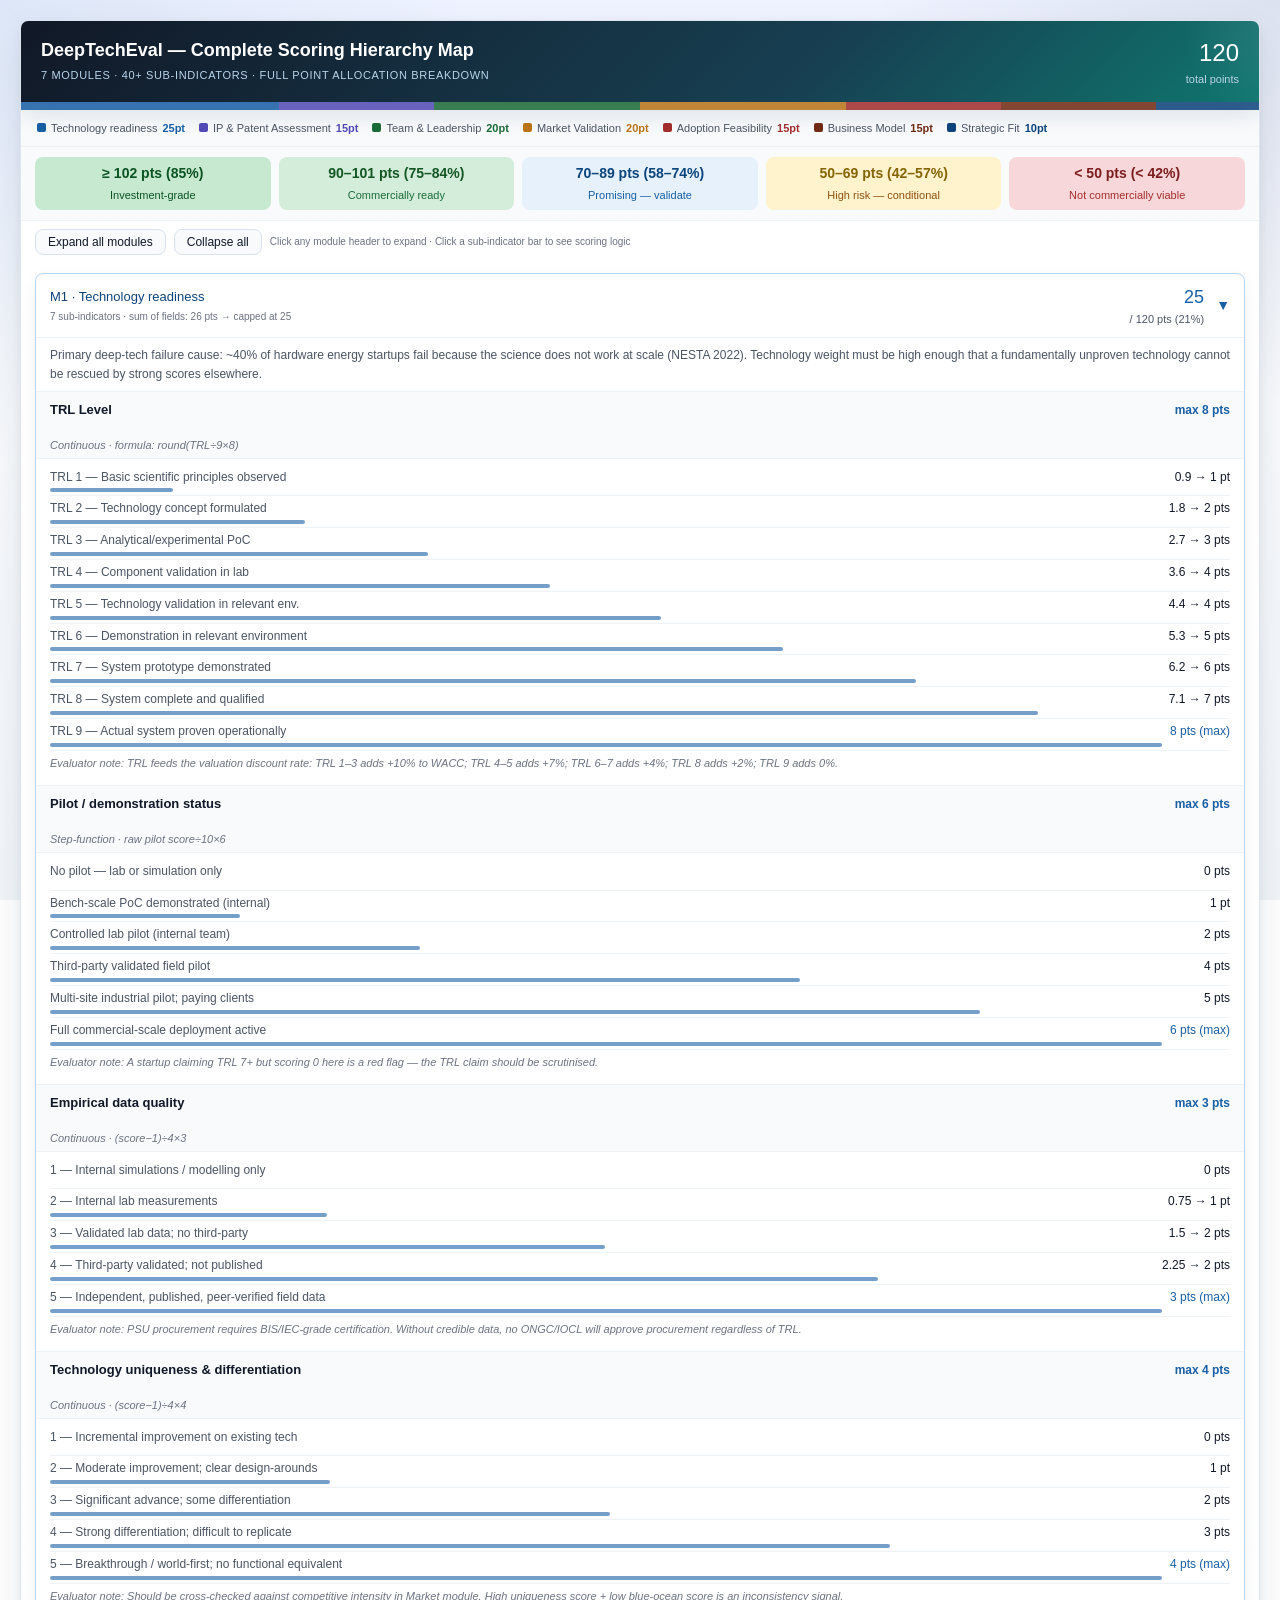
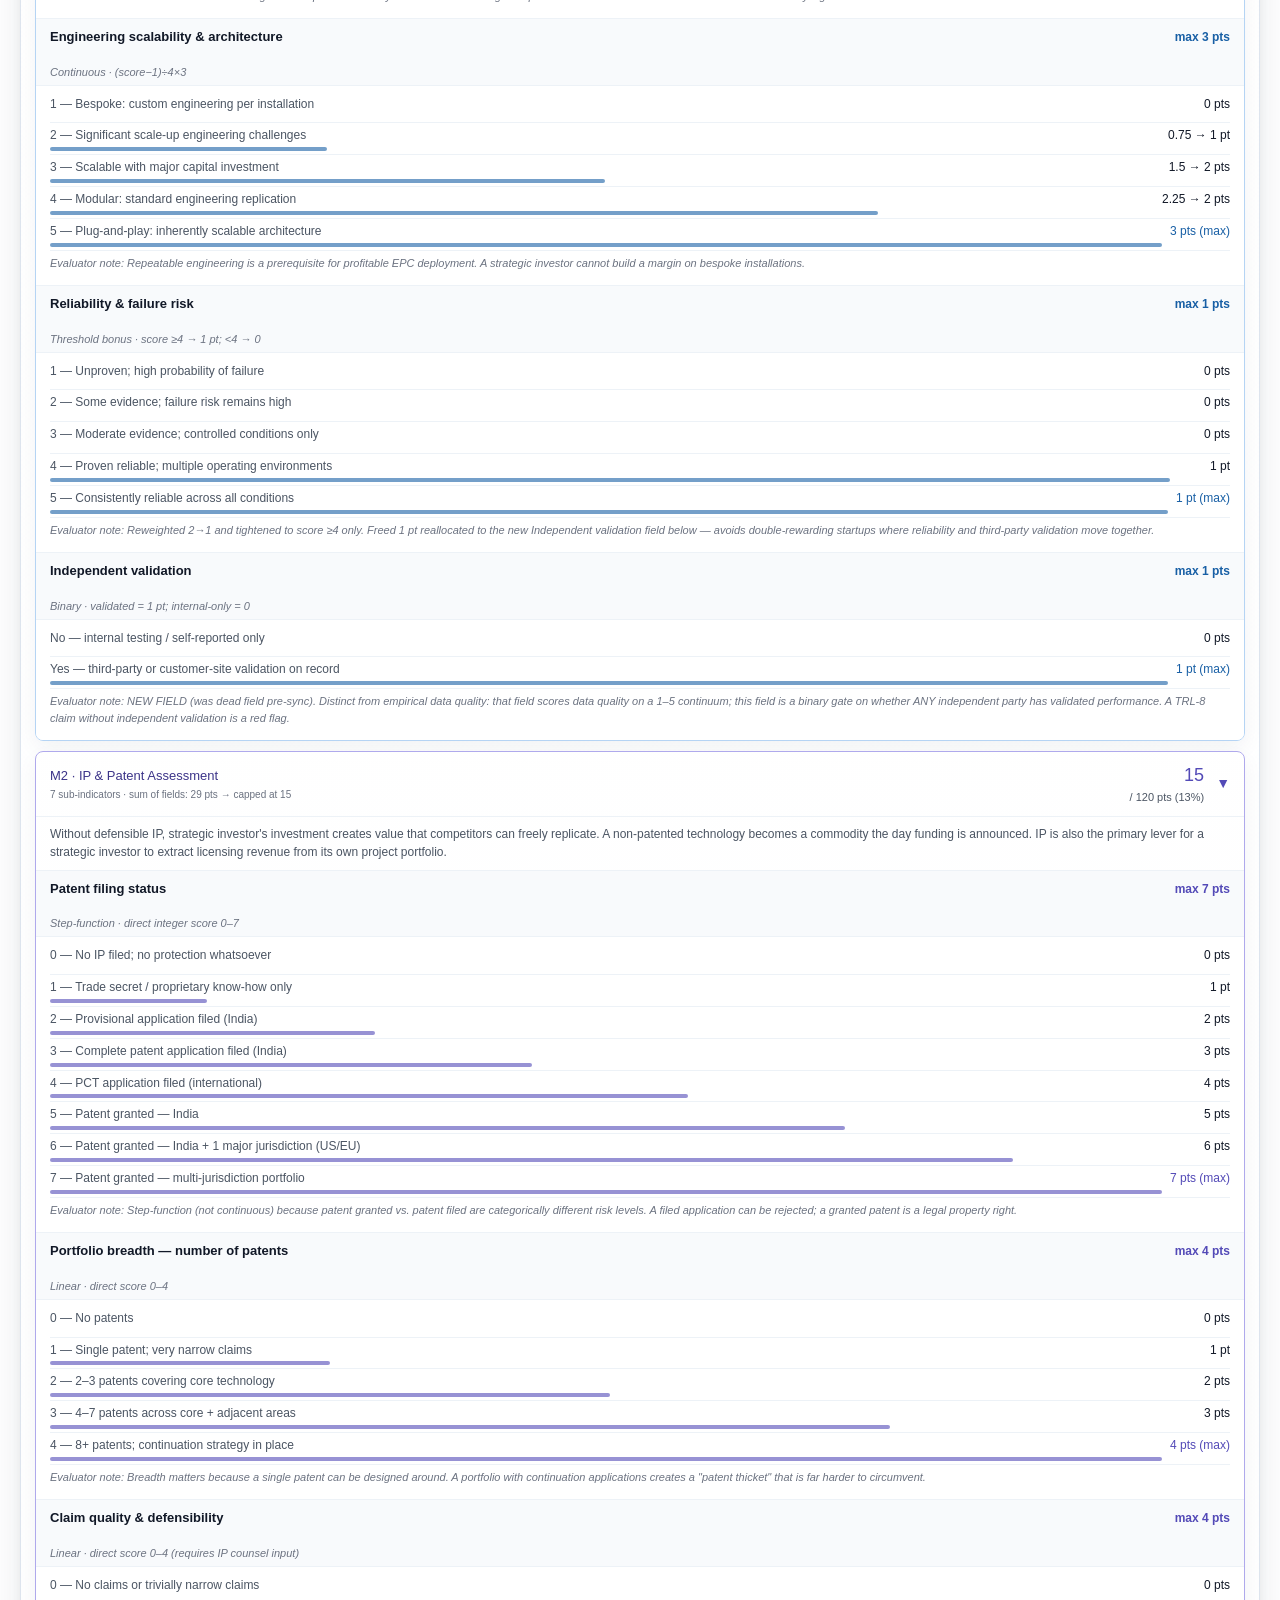
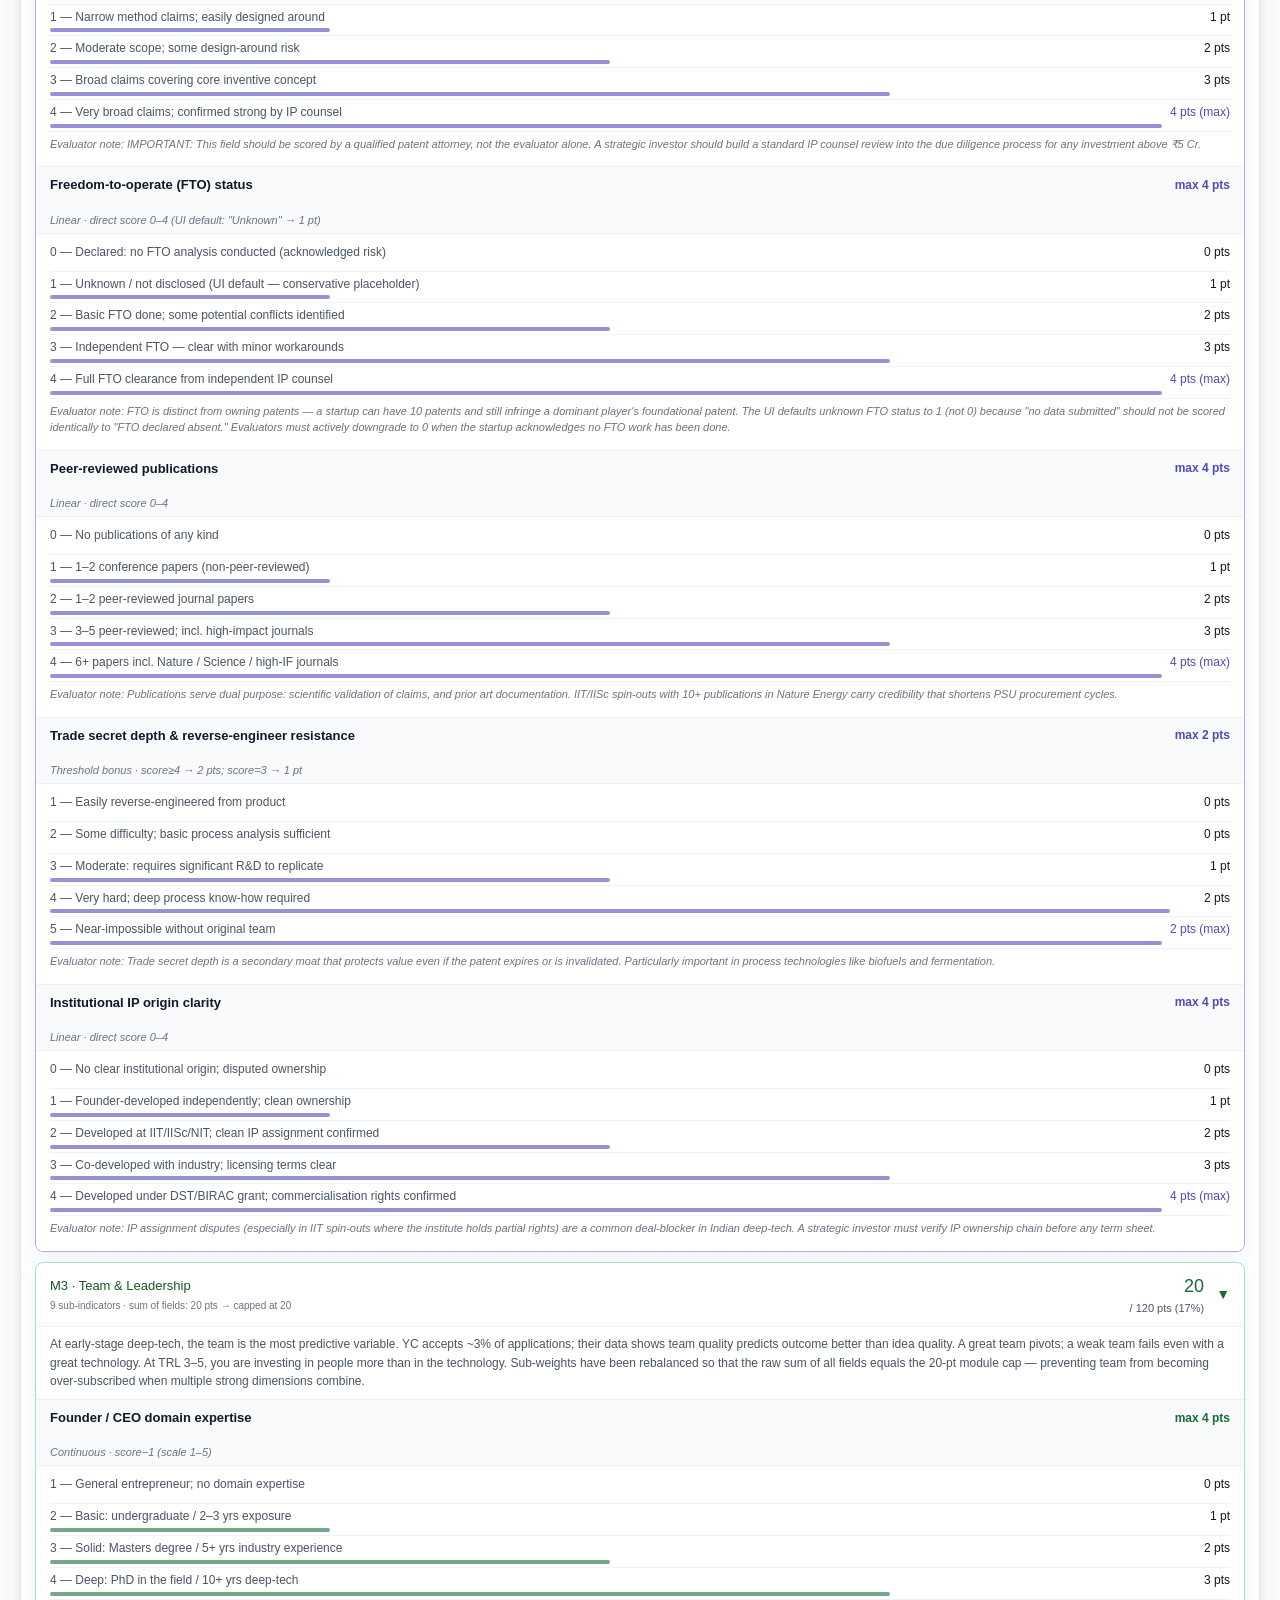
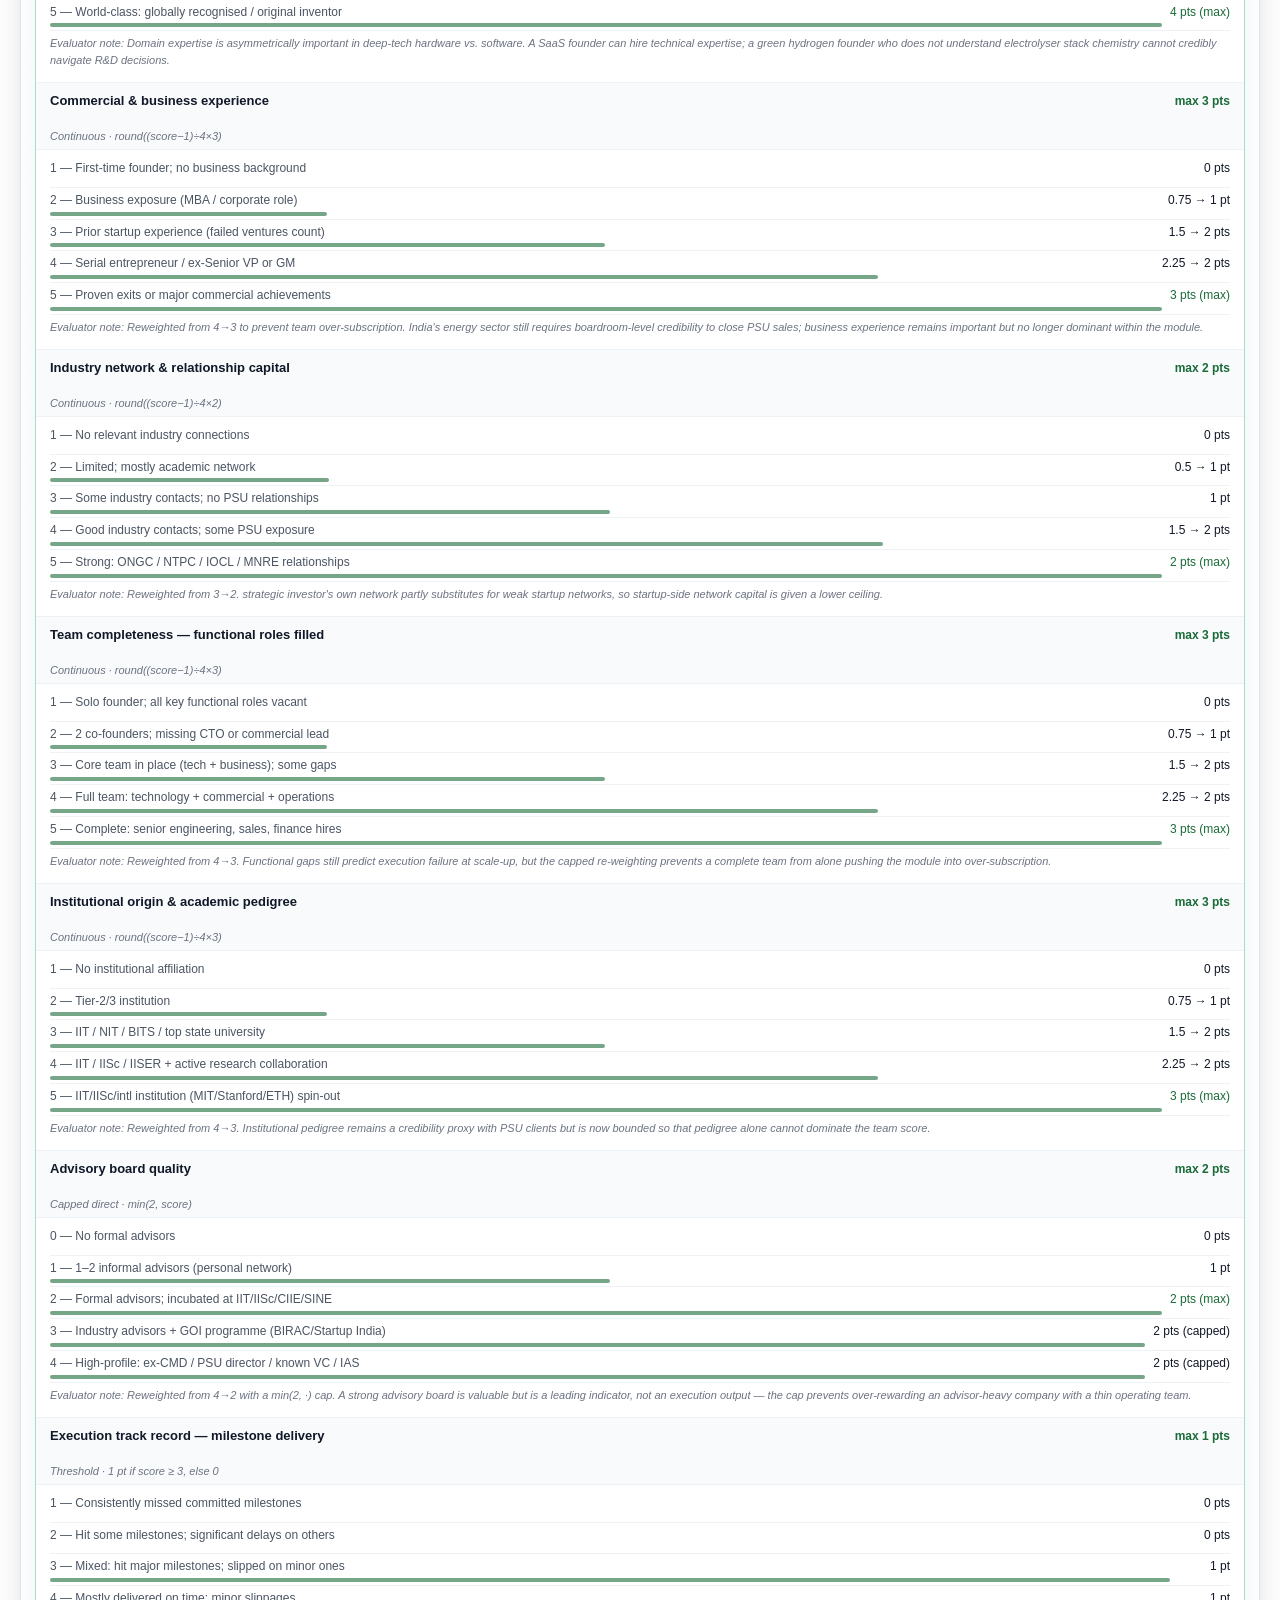
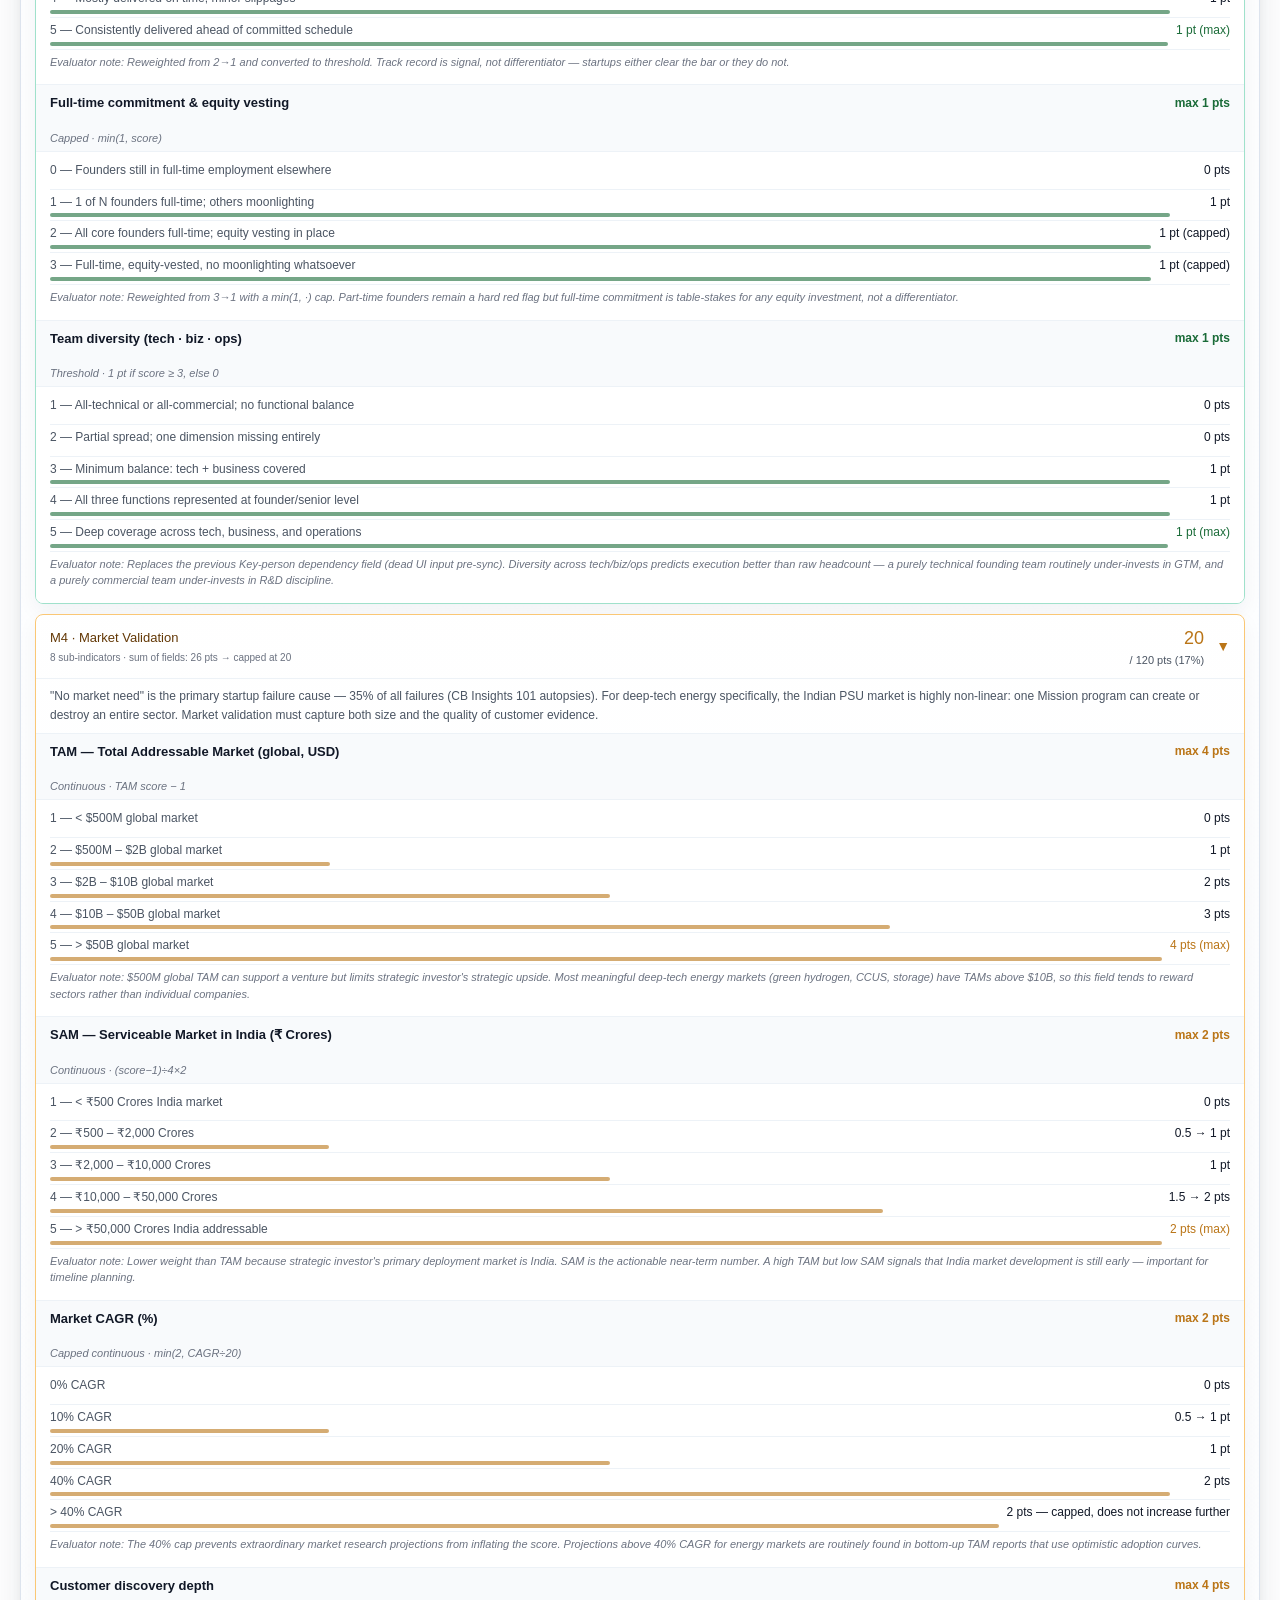
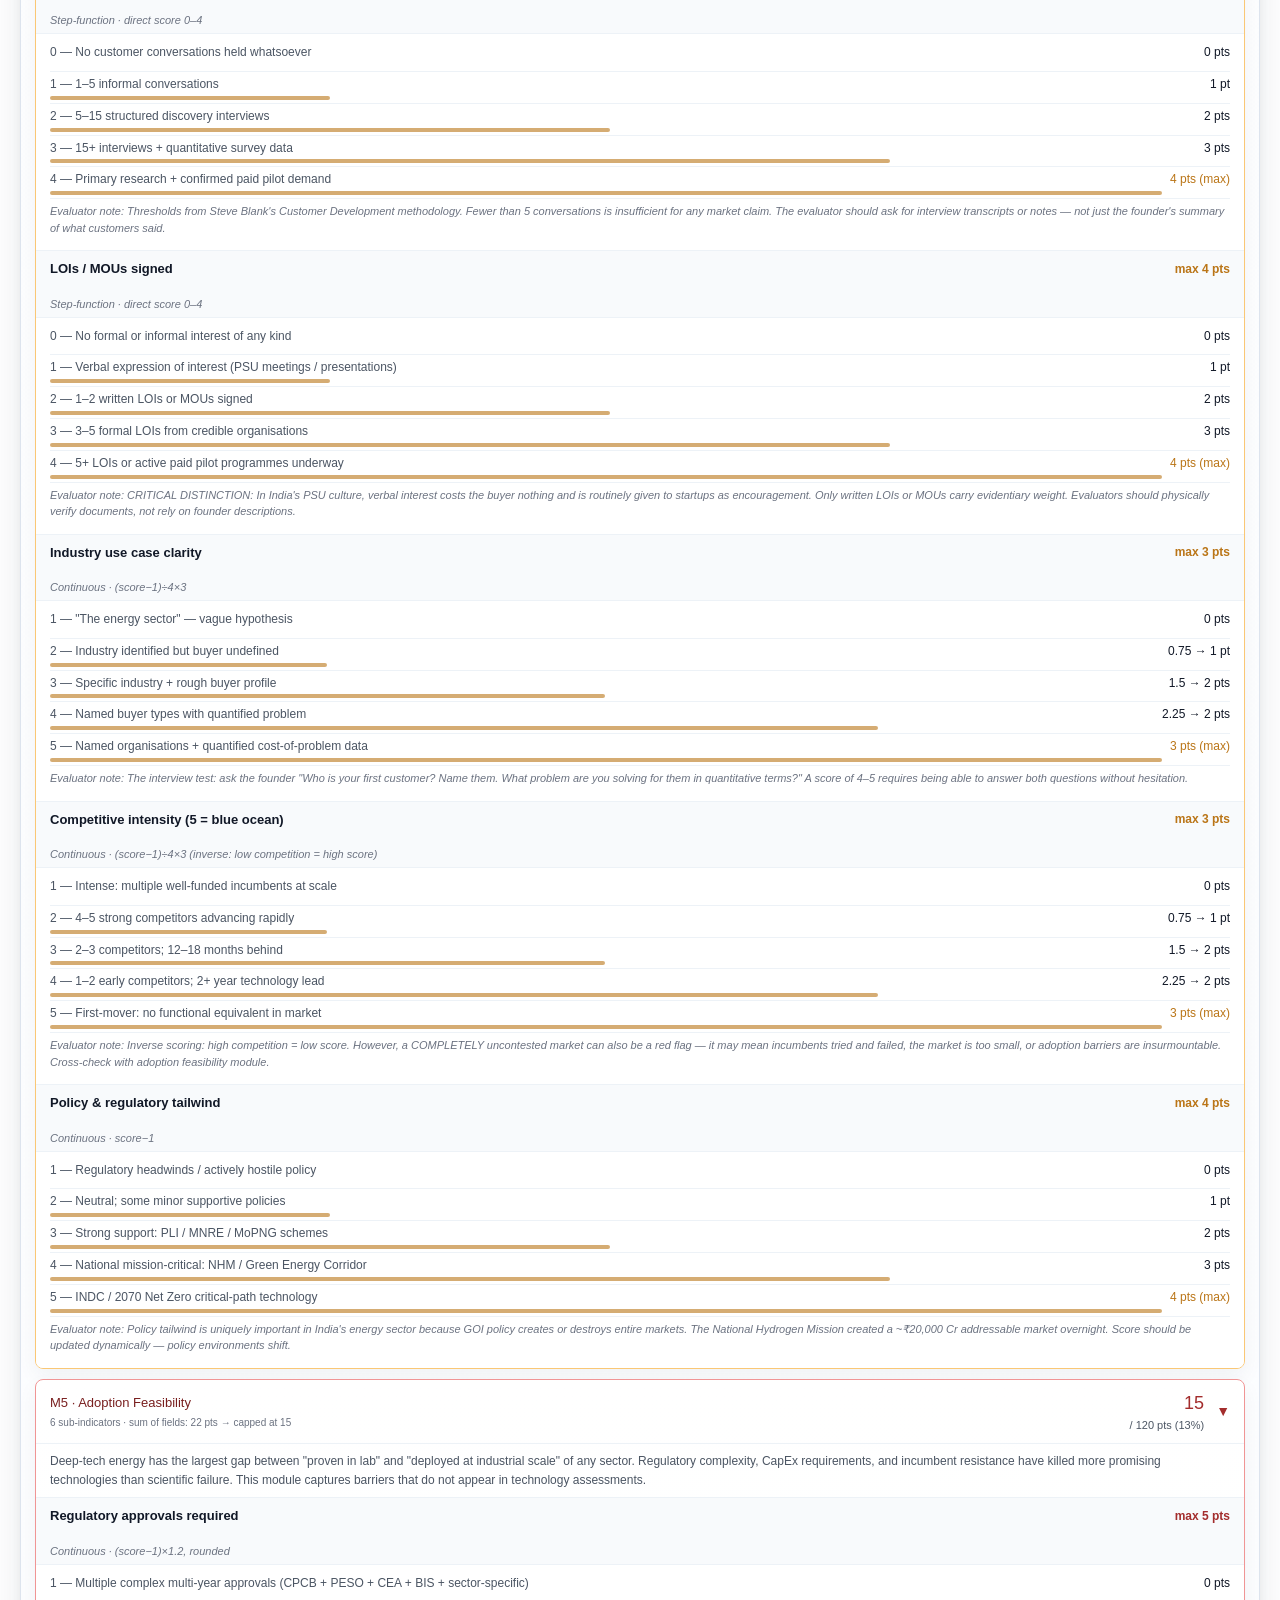
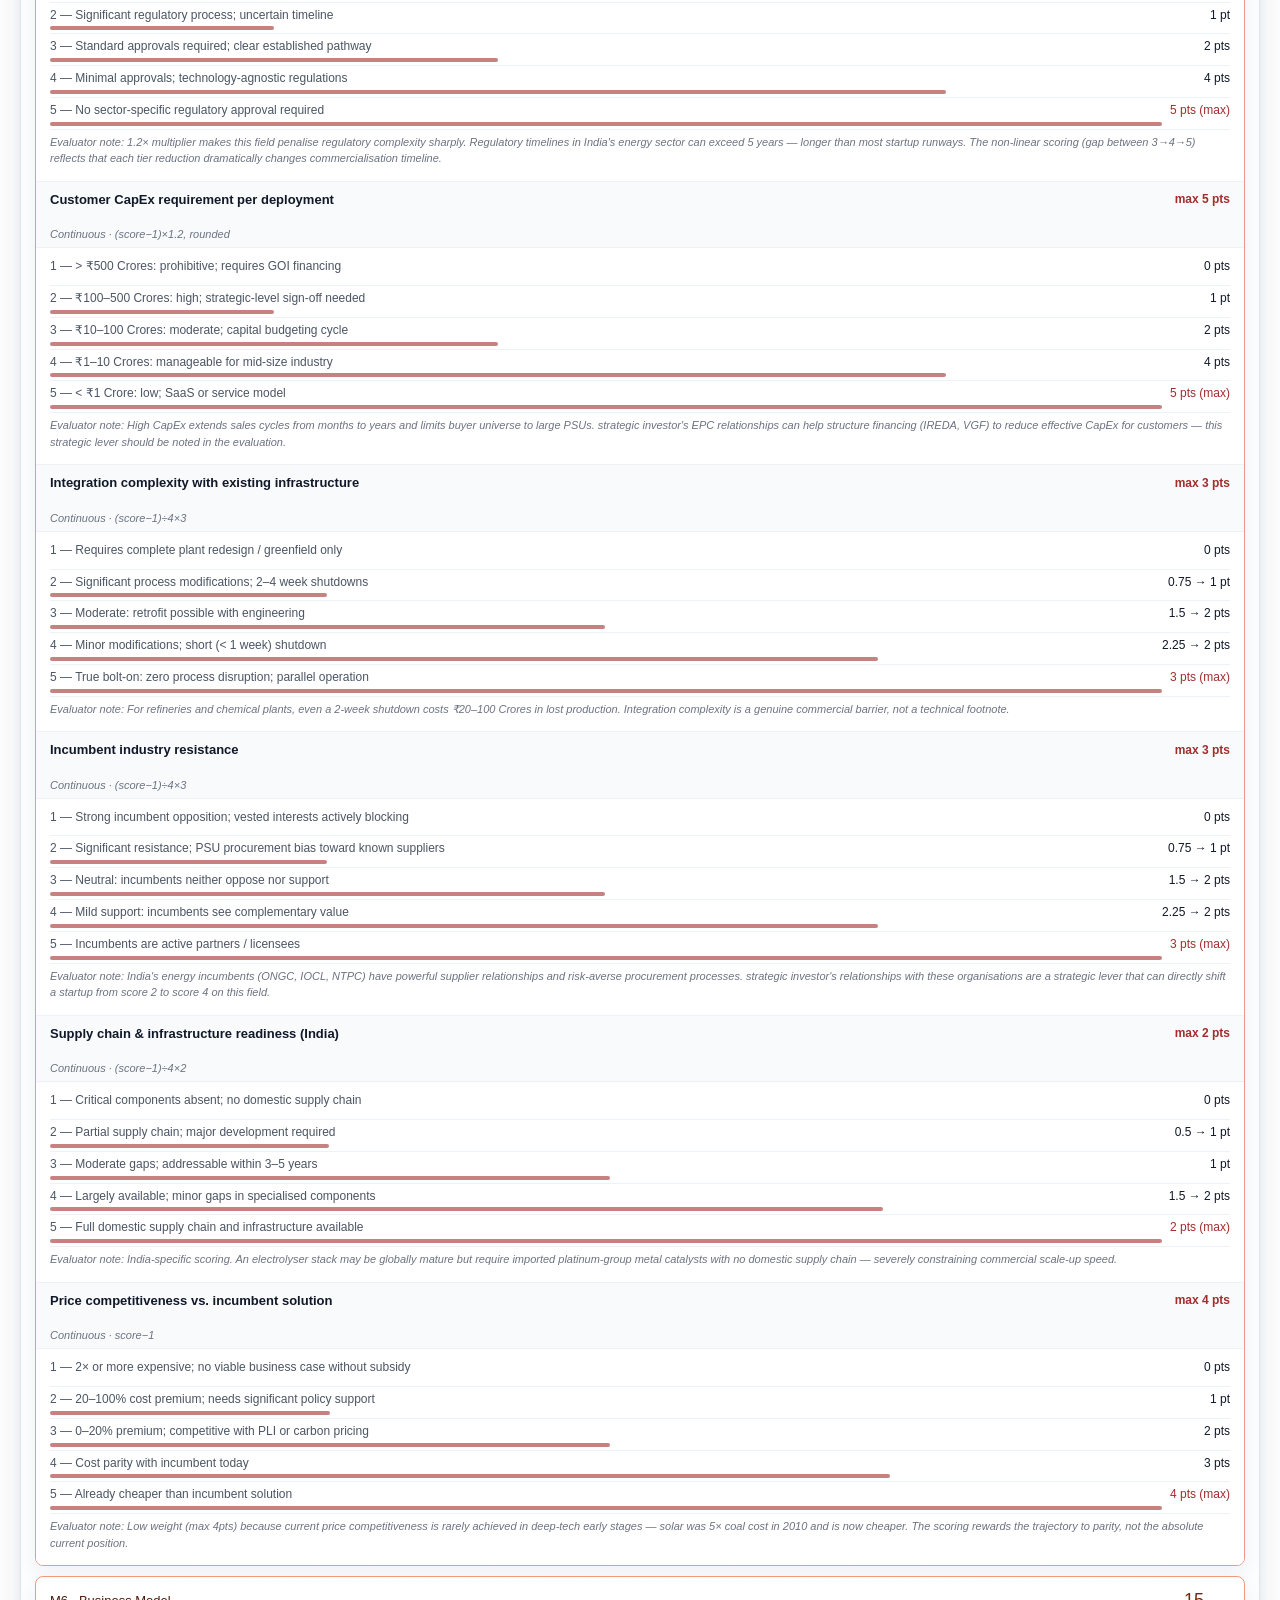
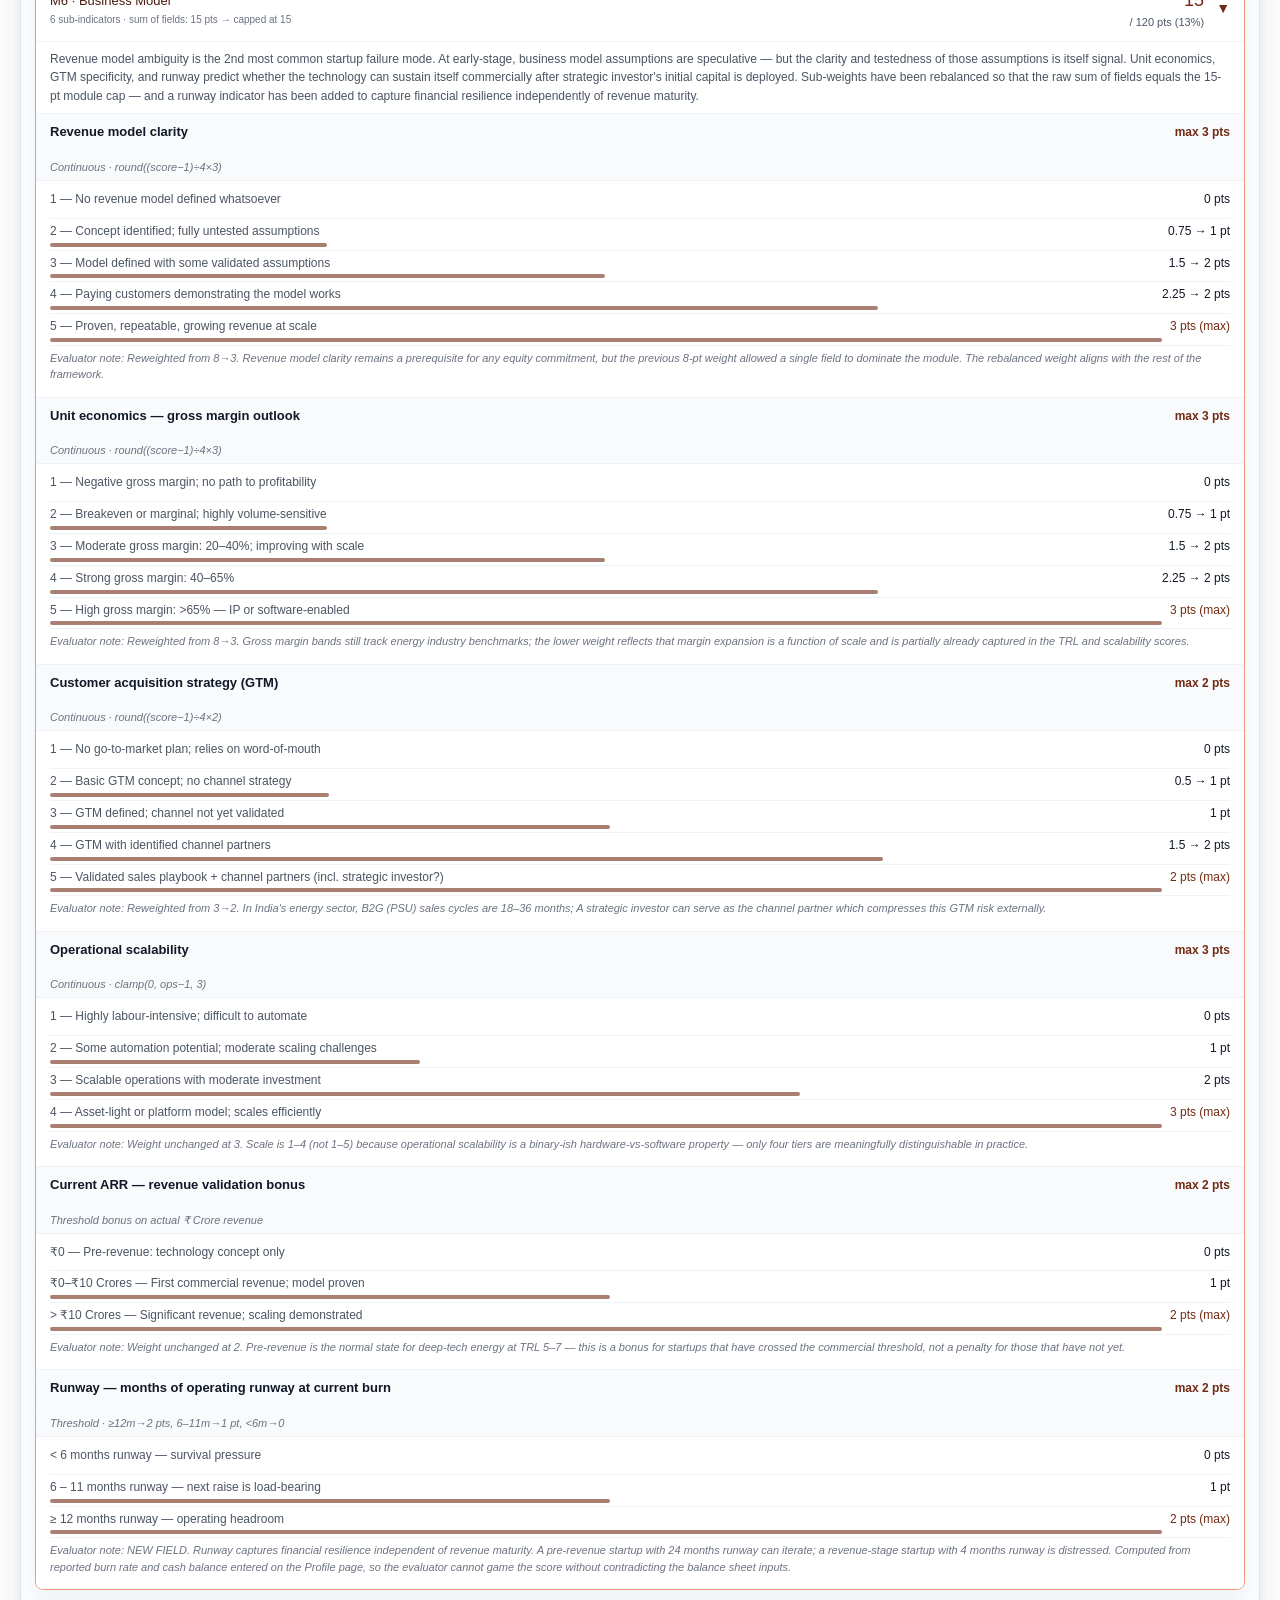
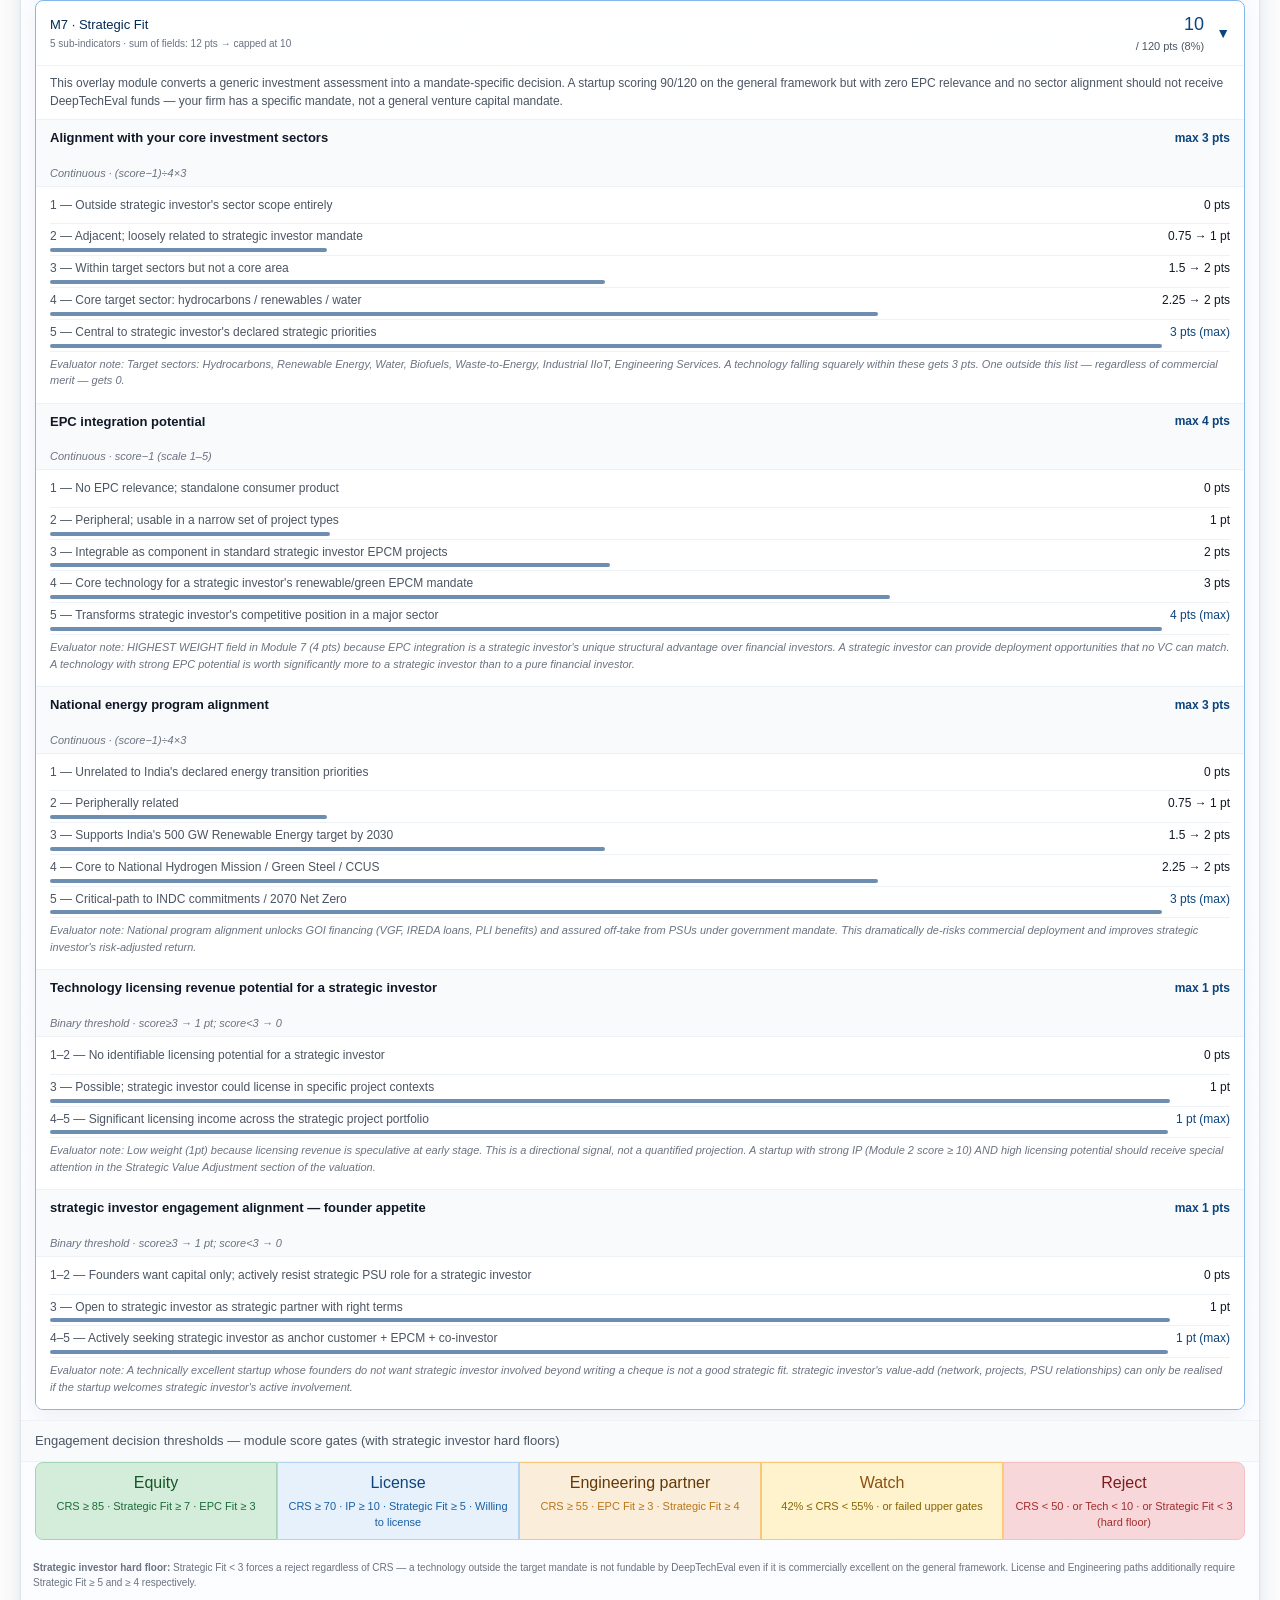
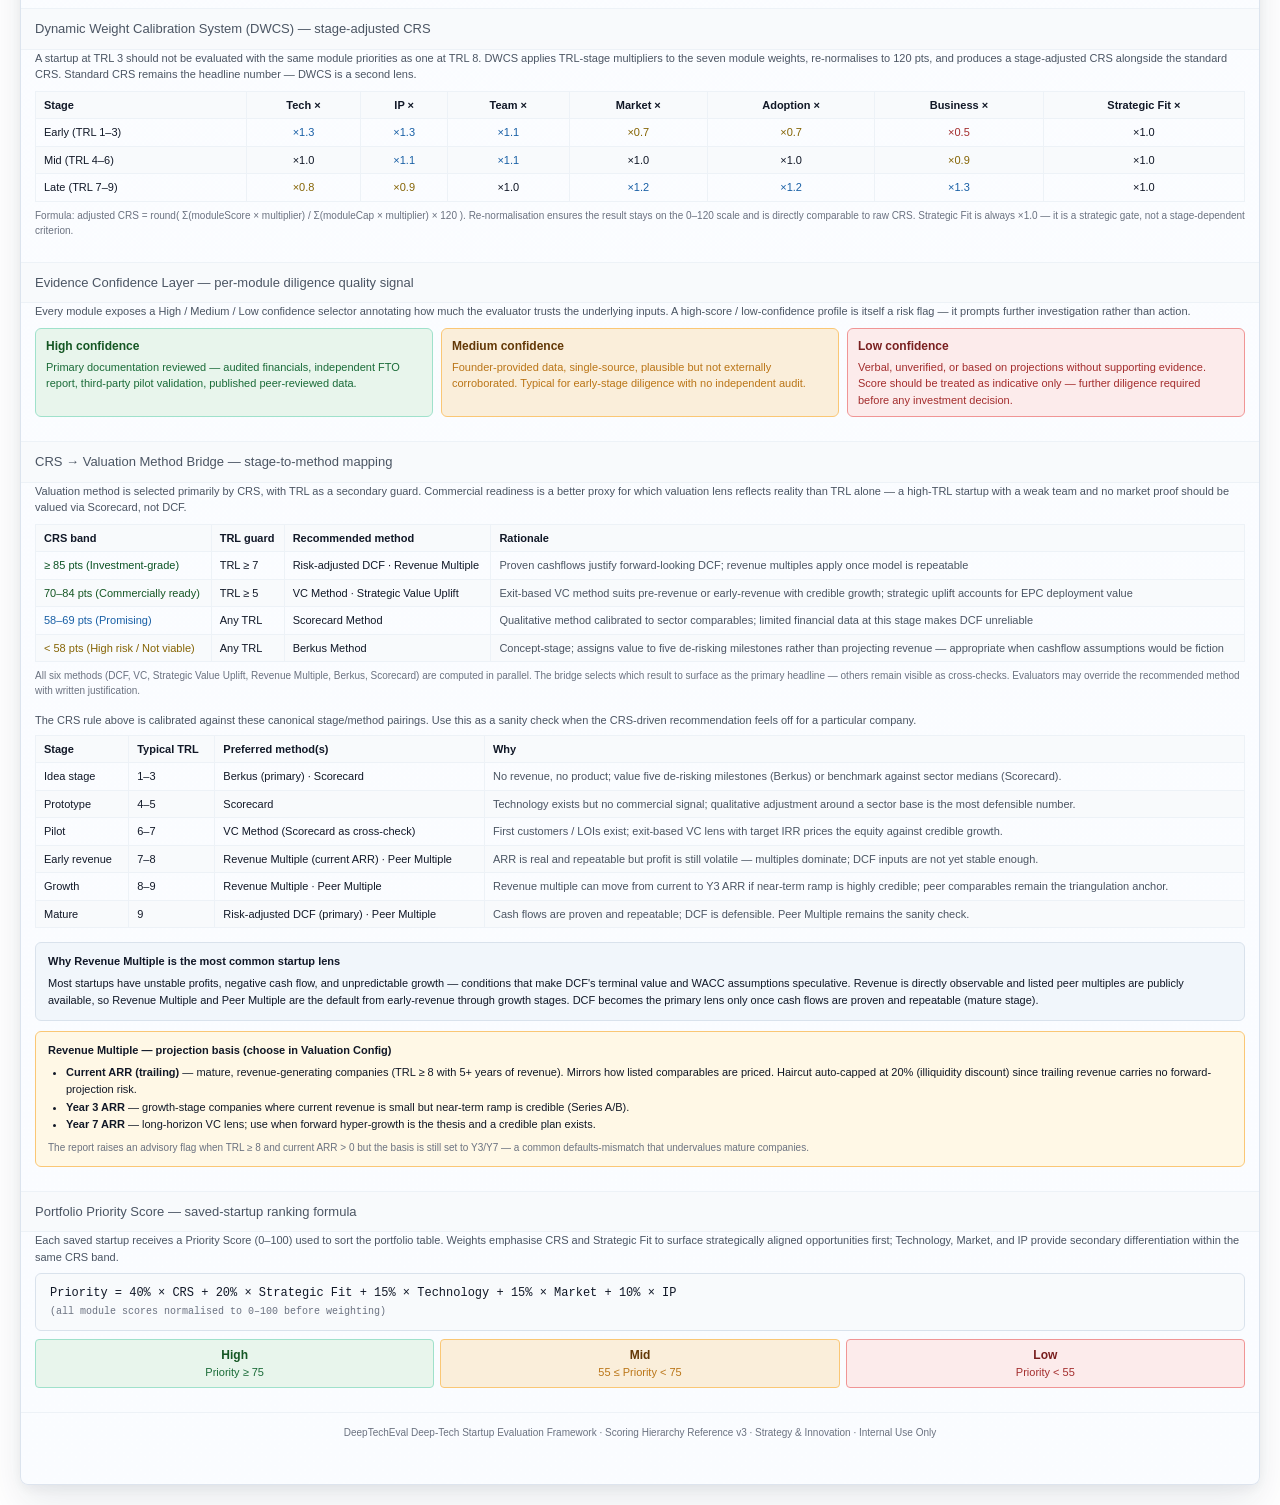
<file: deeptecheval/scoring-mechanism/index.html>
<!DOCTYPE html>
<html lang="en">
<head>
  <meta charset="UTF-8">
  <meta name="viewport" content="width=device-width, initial-scale=1.0">
  <title>DeepTechEval — Complete Scoring Hierarchy Map</title>
  <link rel="stylesheet" href="styles.css">
</head>
<body>

<div class="W">
  <div class="root-hdr">
    <div>
      <div class="root-ttl">DeepTechEval — Complete Scoring Hierarchy Map</div>
      <div class="root-sub">7 modules · 40+ sub-indicators · Full point allocation breakdown</div>
    </div>
    <div style="text-align:right">
      <div class="root-tot">120</div>
      <div class="root-totl">total points</div>
    </div>
  </div>

  <div class="wbar" id="wbar"></div>
  <div class="wlgnd" id="wlgnd"></div>

  <div class="thrsh">
    <div class="tc" style="background:#c7e9d0"><div class="tv" style="color:#0b5323">≥ 102 pts (85%)</div><div class="tl" style="color:#0b5323">Investment-grade</div></div>
    <div class="tc" style="background:#d4edda"><div class="tv" style="color:#155724">90–101 pts (75–84%)</div><div class="tl" style="color:#1a6b38">Commercially ready</div></div>
    <div class="tc" style="background:#e6f1fb"><div class="tv" style="color:#0c447c">70–89 pts (58–74%)</div><div class="tl" style="color:#185fa5">Promising — validate</div></div>
    <div class="tc" style="background:#fff3cd"><div class="tv" style="color:#856404">50–69 pts (42–57%)</div><div class="tl" style="color:#8c5010">High risk — conditional</div></div>
    <div class="tc" style="background:#f8d7da"><div class="tv" style="color:#7b1d1d">&lt; 50 pts (&lt; 42%)</div><div class="tl" style="color:#a32d2d">Not commercially viable</div></div>
  </div>

  <div class="ctrl">
    <button class="cbtn" onclick="toggleAll(true)">Expand all modules</button>
    <button class="cbtn" onclick="toggleAll(false)">Collapse all</button>
    <span style="font-size:10px;color:var(--color-text-tertiary);align-self:center">Click any module header to expand · Click a sub-indicator bar to see scoring logic</span>
  </div>

  <div id="mods"></div>

  <div class="verdict-hdr">Engagement decision thresholds — module score gates (with strategic investor hard floors)</div>
  <div class="vd-grid">
    <div class="vd" style="background:#d4edda;border-color:#a3d4b5"><div class="vs" style="color:#155724">Equity</div><div class="vl" style="color:#1a6b38">CRS ≥ 85 · Strategic Fit ≥ 7 · EPC Fit ≥ 3</div></div>
    <div class="vd" style="background:#e6f1fb;border-color:#b5d4f4"><div class="vs" style="color:#0c447c">License</div><div class="vl" style="color:#185fa5">CRS ≥ 70 · IP ≥ 10 · Strategic Fit ≥ 5 · Willing to license</div></div>
    <div class="vd" style="background:#faeeda;border-color:#fac775"><div class="vs" style="color:#633806">Engineering partner</div><div class="vl" style="color:#ba7517">CRS ≥ 55 · EPC Fit ≥ 3 · Strategic Fit ≥ 4</div></div>
    <div class="vd" style="background:#fff3cd;border-color:#fac775"><div class="vs" style="color:#8c5010">Watch</div><div class="vl" style="color:#856404">42% ≤ CRS &lt; 55% · or failed upper gates</div></div>
    <div class="vd" style="background:#f8d7da;border-color:#f7c1c1"><div class="vs" style="color:#7b1d1d">Reject</div><div class="vl" style="color:#a32d2d">CRS &lt; 50 · or Tech &lt; 10 · or Strategic Fit &lt; 3 (hard floor)</div></div>
  </div>
  <div style="font-size:10px;color:var(--color-text-tertiary);padding:.4rem .75rem .25rem;line-height:1.5">
    <strong>Strategic investor hard floor:</strong> Strategic Fit &lt; 3 forces a reject regardless of CRS — a technology outside the target mandate is not fundable by DeepTechEval even if it is commercially excellent on the general framework. License and Engineering paths additionally require Strategic Fit ≥ 5 and ≥ 4 respectively.
  </div>

  <!-- DWCS panel -->
  <div class="verdict-hdr" style="margin-top:14px">Dynamic Weight Calibration System (DWCS) — stage-adjusted CRS</div>
  <div style="padding:0 14px 10px">
    <div style="font-size:11px;color:var(--color-text-secondary);margin-bottom:8px;line-height:1.5">
      A startup at TRL 3 should not be evaluated with the same module priorities as one at TRL 8. DWCS applies
      TRL-stage multipliers to the seven module weights, re-normalises to 120 pts, and produces a
      stage-adjusted CRS alongside the standard CRS. Standard CRS remains the headline number — DWCS is a second lens.
    </div>
    <table style="width:100%;border-collapse:collapse;font-size:11px">
      <thead>
        <tr style="background:var(--color-background-secondary)">
          <th style="padding:5px 8px;text-align:left;border:0.5px solid var(--color-border-tertiary)">Stage</th>
          <th style="padding:5px 8px;text-align:center;border:0.5px solid var(--color-border-tertiary)">Tech ×</th>
          <th style="padding:5px 8px;text-align:center;border:0.5px solid var(--color-border-tertiary)">IP ×</th>
          <th style="padding:5px 8px;text-align:center;border:0.5px solid var(--color-border-tertiary)">Team ×</th>
          <th style="padding:5px 8px;text-align:center;border:0.5px solid var(--color-border-tertiary)">Market ×</th>
          <th style="padding:5px 8px;text-align:center;border:0.5px solid var(--color-border-tertiary)">Adoption ×</th>
          <th style="padding:5px 8px;text-align:center;border:0.5px solid var(--color-border-tertiary)">Business ×</th>
          <th style="padding:5px 8px;text-align:center;border:0.5px solid var(--color-border-tertiary)">Strategic Fit ×</th>
        </tr>
      </thead>
      <tbody>
        <tr>
          <td style="padding:5px 8px;border:0.5px solid var(--color-border-tertiary);font-weight:500">Early (TRL 1–3)</td>
          <td style="padding:5px 8px;text-align:center;border:0.5px solid var(--color-border-tertiary);color:#185fa5">×1.3</td>
          <td style="padding:5px 8px;text-align:center;border:0.5px solid var(--color-border-tertiary);color:#185fa5">×1.3</td>
          <td style="padding:5px 8px;text-align:center;border:0.5px solid var(--color-border-tertiary);color:#185fa5">×1.1</td>
          <td style="padding:5px 8px;text-align:center;border:0.5px solid var(--color-border-tertiary);color:#856404">×0.7</td>
          <td style="padding:5px 8px;text-align:center;border:0.5px solid var(--color-border-tertiary);color:#856404">×0.7</td>
          <td style="padding:5px 8px;text-align:center;border:0.5px solid var(--color-border-tertiary);color:#a32d2d">×0.5</td>
          <td style="padding:5px 8px;text-align:center;border:0.5px solid var(--color-border-tertiary)">×1.0</td>
        </tr>
        <tr style="background:var(--color-background-secondary)">
          <td style="padding:5px 8px;border:0.5px solid var(--color-border-tertiary);font-weight:500">Mid (TRL 4–6)</td>
          <td style="padding:5px 8px;text-align:center;border:0.5px solid var(--color-border-tertiary)">×1.0</td>
          <td style="padding:5px 8px;text-align:center;border:0.5px solid var(--color-border-tertiary);color:#185fa5">×1.1</td>
          <td style="padding:5px 8px;text-align:center;border:0.5px solid var(--color-border-tertiary);color:#185fa5">×1.1</td>
          <td style="padding:5px 8px;text-align:center;border:0.5px solid var(--color-border-tertiary)">×1.0</td>
          <td style="padding:5px 8px;text-align:center;border:0.5px solid var(--color-border-tertiary)">×1.0</td>
          <td style="padding:5px 8px;text-align:center;border:0.5px solid var(--color-border-tertiary);color:#856404">×0.9</td>
          <td style="padding:5px 8px;text-align:center;border:0.5px solid var(--color-border-tertiary)">×1.0</td>
        </tr>
        <tr>
          <td style="padding:5px 8px;border:0.5px solid var(--color-border-tertiary);font-weight:500">Late (TRL 7–9)</td>
          <td style="padding:5px 8px;text-align:center;border:0.5px solid var(--color-border-tertiary);color:#856404">×0.8</td>
          <td style="padding:5px 8px;text-align:center;border:0.5px solid var(--color-border-tertiary);color:#856404">×0.9</td>
          <td style="padding:5px 8px;text-align:center;border:0.5px solid var(--color-border-tertiary)">×1.0</td>
          <td style="padding:5px 8px;text-align:center;border:0.5px solid var(--color-border-tertiary);color:#185fa5">×1.2</td>
          <td style="padding:5px 8px;text-align:center;border:0.5px solid var(--color-border-tertiary);color:#185fa5">×1.2</td>
          <td style="padding:5px 8px;text-align:center;border:0.5px solid var(--color-border-tertiary);color:#185fa5">×1.3</td>
          <td style="padding:5px 8px;text-align:center;border:0.5px solid var(--color-border-tertiary)">×1.0</td>
        </tr>
      </tbody>
    </table>
    <div style="font-size:10px;color:var(--color-text-tertiary);margin-top:6px;line-height:1.5">
      Formula: adjusted CRS = round( Σ(moduleScore × multiplier) / Σ(moduleCap × multiplier) × 120 ).
      Re-normalisation ensures the result stays on the 0–120 scale and is directly comparable to raw CRS.
      Strategic Fit is always ×1.0 — it is a strategic gate, not a stage-dependent criterion.
    </div>
  </div>

  <!-- Evidence Confidence panel -->
  <div class="verdict-hdr" style="margin-top:14px">Evidence Confidence Layer — per-module diligence quality signal</div>
  <div style="padding:0 14px 10px">
    <div style="font-size:11px;color:var(--color-text-secondary);margin-bottom:8px;line-height:1.5">
      Every module exposes a High / Medium / Low confidence selector annotating how much the evaluator trusts the underlying inputs.
      A high-score / low-confidence profile is itself a risk flag — it prompts further investigation rather than action.
    </div>
    <div style="display:grid;grid-template-columns:repeat(3,1fr);gap:8px">
      <div style="background:#e8f5ec;border:0.5px solid #9fe1cb;border-radius:6px;padding:8px 10px">
        <div style="font-size:12px;font-weight:600;color:#155724;margin-bottom:4px">High confidence</div>
        <div style="font-size:11px;color:#1a6b38;line-height:1.5">Primary documentation reviewed — audited financials, independent FTO report, third-party pilot validation, published peer-reviewed data.</div>
      </div>
      <div style="background:#faeeda;border:0.5px solid #fac775;border-radius:6px;padding:8px 10px">
        <div style="font-size:12px;font-weight:600;color:#633806;margin-bottom:4px">Medium confidence</div>
        <div style="font-size:11px;color:#ba7517;line-height:1.5">Founder-provided data, single-source, plausible but not externally corroborated. Typical for early-stage diligence with no independent audit.</div>
      </div>
      <div style="background:#fcebeb;border:0.5px solid #f09595;border-radius:6px;padding:8px 10px">
        <div style="font-size:12px;font-weight:600;color:#791f1f;margin-bottom:4px">Low confidence</div>
        <div style="font-size:11px;color:#a32d2d;line-height:1.5">Verbal, unverified, or based on projections without supporting evidence. Score should be treated as indicative only — further diligence required before any investment decision.</div>
      </div>
    </div>
  </div>

  <!-- CRS-to-Valuation Bridge panel -->
  <div class="verdict-hdr" style="margin-top:14px">CRS → Valuation Method Bridge — stage-to-method mapping</div>
  <div style="padding:0 14px 10px">
    <div style="font-size:11px;color:var(--color-text-secondary);margin-bottom:8px;line-height:1.5">
      Valuation method is selected primarily by CRS, with TRL as a secondary guard. Commercial readiness is a better
      proxy for which valuation lens reflects reality than TRL alone — a high-TRL startup with a weak team and no
      market proof should be valued via Scorecard, not DCF.
    </div>
    <table style="width:100%;border-collapse:collapse;font-size:11px">
      <thead>
        <tr style="background:var(--color-background-secondary)">
          <th style="padding:5px 8px;text-align:left;border:0.5px solid var(--color-border-tertiary)">CRS band</th>
          <th style="padding:5px 8px;text-align:left;border:0.5px solid var(--color-border-tertiary)">TRL guard</th>
          <th style="padding:5px 8px;text-align:left;border:0.5px solid var(--color-border-tertiary)">Recommended method</th>
          <th style="padding:5px 8px;text-align:left;border:0.5px solid var(--color-border-tertiary)">Rationale</th>
        </tr>
      </thead>
      <tbody>
        <tr>
          <td style="padding:5px 8px;border:0.5px solid var(--color-border-tertiary);font-weight:500;color:#0b5323">≥ 85 pts (Investment-grade)</td>
          <td style="padding:5px 8px;border:0.5px solid var(--color-border-tertiary)">TRL ≥ 7</td>
          <td style="padding:5px 8px;border:0.5px solid var(--color-border-tertiary);font-weight:500">Risk-adjusted DCF · Revenue Multiple</td>
          <td style="padding:5px 8px;border:0.5px solid var(--color-border-tertiary);color:var(--color-text-secondary)">Proven cashflows justify forward-looking DCF; revenue multiples apply once model is repeatable</td>
        </tr>
        <tr style="background:var(--color-background-secondary)">
          <td style="padding:5px 8px;border:0.5px solid var(--color-border-tertiary);font-weight:500;color:#155724">70–84 pts (Commercially ready)</td>
          <td style="padding:5px 8px;border:0.5px solid var(--color-border-tertiary)">TRL ≥ 5</td>
          <td style="padding:5px 8px;border:0.5px solid var(--color-border-tertiary);font-weight:500">VC Method · Strategic Value Uplift</td>
          <td style="padding:5px 8px;border:0.5px solid var(--color-border-tertiary);color:var(--color-text-secondary)">Exit-based VC method suits pre-revenue or early-revenue with credible growth; strategic uplift accounts for EPC deployment value</td>
        </tr>
        <tr>
          <td style="padding:5px 8px;border:0.5px solid var(--color-border-tertiary);font-weight:500;color:#185fa5">58–69 pts (Promising)</td>
          <td style="padding:5px 8px;border:0.5px solid var(--color-border-tertiary)">Any TRL</td>
          <td style="padding:5px 8px;border:0.5px solid var(--color-border-tertiary);font-weight:500">Scorecard Method</td>
          <td style="padding:5px 8px;border:0.5px solid var(--color-border-tertiary);color:var(--color-text-secondary)">Qualitative method calibrated to sector comparables; limited financial data at this stage makes DCF unreliable</td>
        </tr>
        <tr style="background:var(--color-background-secondary)">
          <td style="padding:5px 8px;border:0.5px solid var(--color-border-tertiary);font-weight:500;color:#856404">&lt; 58 pts (High risk / Not viable)</td>
          <td style="padding:5px 8px;border:0.5px solid var(--color-border-tertiary)">Any TRL</td>
          <td style="padding:5px 8px;border:0.5px solid var(--color-border-tertiary);font-weight:500">Berkus Method</td>
          <td style="padding:5px 8px;border:0.5px solid var(--color-border-tertiary);color:var(--color-text-secondary)">Concept-stage; assigns value to five de-risking milestones rather than projecting revenue — appropriate when cashflow assumptions would be fiction</td>
        </tr>
      </tbody>
    </table>
    <div style="font-size:10px;color:var(--color-text-tertiary);margin-top:6px;line-height:1.5">
      All six methods (DCF, VC, Strategic Value Uplift, Revenue Multiple, Berkus, Scorecard) are computed in parallel.
      The bridge selects which result to surface as the primary headline — others remain visible as cross-checks.
      Evaluators may override the recommended method with written justification.
    </div>

    <!-- Stage-to-method reference -->
    <div style="margin-top:14px;font-size:11px;color:var(--color-text-secondary);line-height:1.5">
      The CRS rule above is calibrated against these canonical stage/method pairings. Use this as a sanity check when the CRS-driven recommendation feels off for a particular company.
    </div>
    <table style="width:100%;border-collapse:collapse;font-size:11px;margin-top:6px">
      <thead>
        <tr style="background:var(--color-background-secondary)">
          <th style="padding:5px 8px;text-align:left;border:0.5px solid var(--color-border-tertiary)">Stage</th>
          <th style="padding:5px 8px;text-align:left;border:0.5px solid var(--color-border-tertiary)">Typical TRL</th>
          <th style="padding:5px 8px;text-align:left;border:0.5px solid var(--color-border-tertiary)">Preferred method(s)</th>
          <th style="padding:5px 8px;text-align:left;border:0.5px solid var(--color-border-tertiary)">Why</th>
        </tr>
      </thead>
      <tbody>
        <tr>
          <td style="padding:5px 8px;border:0.5px solid var(--color-border-tertiary);font-weight:500">Idea stage</td>
          <td style="padding:5px 8px;border:0.5px solid var(--color-border-tertiary)">1–3</td>
          <td style="padding:5px 8px;border:0.5px solid var(--color-border-tertiary);font-weight:500">Berkus (primary) · Scorecard</td>
          <td style="padding:5px 8px;border:0.5px solid var(--color-border-tertiary);color:var(--color-text-secondary)">No revenue, no product; value five de-risking milestones (Berkus) or benchmark against sector medians (Scorecard).</td>
        </tr>
        <tr style="background:var(--color-background-secondary)">
          <td style="padding:5px 8px;border:0.5px solid var(--color-border-tertiary);font-weight:500">Prototype</td>
          <td style="padding:5px 8px;border:0.5px solid var(--color-border-tertiary)">4–5</td>
          <td style="padding:5px 8px;border:0.5px solid var(--color-border-tertiary);font-weight:500">Scorecard</td>
          <td style="padding:5px 8px;border:0.5px solid var(--color-border-tertiary);color:var(--color-text-secondary)">Technology exists but no commercial signal; qualitative adjustment around a sector base is the most defensible number.</td>
        </tr>
        <tr>
          <td style="padding:5px 8px;border:0.5px solid var(--color-border-tertiary);font-weight:500">Pilot</td>
          <td style="padding:5px 8px;border:0.5px solid var(--color-border-tertiary)">6–7</td>
          <td style="padding:5px 8px;border:0.5px solid var(--color-border-tertiary);font-weight:500">VC Method (Scorecard as cross-check)</td>
          <td style="padding:5px 8px;border:0.5px solid var(--color-border-tertiary);color:var(--color-text-secondary)">First customers / LOIs exist; exit-based VC lens with target IRR prices the equity against credible growth.</td>
        </tr>
        <tr style="background:var(--color-background-secondary)">
          <td style="padding:5px 8px;border:0.5px solid var(--color-border-tertiary);font-weight:500">Early revenue</td>
          <td style="padding:5px 8px;border:0.5px solid var(--color-border-tertiary)">7–8</td>
          <td style="padding:5px 8px;border:0.5px solid var(--color-border-tertiary);font-weight:500">Revenue Multiple (current ARR) · Peer Multiple</td>
          <td style="padding:5px 8px;border:0.5px solid var(--color-border-tertiary);color:var(--color-text-secondary)">ARR is real and repeatable but profit is still volatile — multiples dominate; DCF inputs are not yet stable enough.</td>
        </tr>
        <tr>
          <td style="padding:5px 8px;border:0.5px solid var(--color-border-tertiary);font-weight:500">Growth</td>
          <td style="padding:5px 8px;border:0.5px solid var(--color-border-tertiary)">8–9</td>
          <td style="padding:5px 8px;border:0.5px solid var(--color-border-tertiary);font-weight:500">Revenue Multiple · Peer Multiple</td>
          <td style="padding:5px 8px;border:0.5px solid var(--color-border-tertiary);color:var(--color-text-secondary)">Revenue multiple can move from current to Y3 ARR if near-term ramp is highly credible; peer comparables remain the triangulation anchor.</td>
        </tr>
        <tr style="background:var(--color-background-secondary)">
          <td style="padding:5px 8px;border:0.5px solid var(--color-border-tertiary);font-weight:500">Mature</td>
          <td style="padding:5px 8px;border:0.5px solid var(--color-border-tertiary)">9</td>
          <td style="padding:5px 8px;border:0.5px solid var(--color-border-tertiary);font-weight:500">Risk-adjusted DCF (primary) · Peer Multiple</td>
          <td style="padding:5px 8px;border:0.5px solid var(--color-border-tertiary);color:var(--color-text-secondary)">Cash flows are proven and repeatable; DCF is defensible. Peer Multiple remains the sanity check.</td>
        </tr>
      </tbody>
    </table>

    <!-- Why Revenue Multiple is the default startup lens -->
    <div style="margin-top:14px;padding:10px 12px;background:#f1f6fb;border:0.5px solid #d9e2ec;border-radius:6px;font-size:11px;color:var(--color-text-primary);line-height:1.6">
      <div style="font-weight:600;margin-bottom:4px">Why Revenue Multiple is the most common startup lens</div>
      Most startups have unstable profits, negative cash flow, and unpredictable growth — conditions that make DCF's terminal value and WACC assumptions speculative. Revenue is directly observable and listed peer multiples are publicly available, so Revenue Multiple and Peer Multiple are the default from early-revenue through growth stages. DCF becomes the primary lens only once cash flows are proven and repeatable (mature stage).
    </div>

    <!-- Revenue Multiple projection basis -->
    <div style="margin-top:10px;padding:10px 12px;background:#fff8e6;border:0.5px solid #fac775;border-radius:6px;font-size:11px;color:var(--color-text-primary);line-height:1.6">
      <div style="font-weight:600;margin-bottom:4px">Revenue Multiple — projection basis (choose in Valuation Config)</div>
      <ul style="margin:4px 0 0 18px;padding:0">
        <li><strong>Current ARR (trailing)</strong> — mature, revenue-generating companies (TRL ≥ 8 with 5+ years of revenue). Mirrors how listed comparables are priced. Haircut auto-capped at 20% (illiquidity discount) since trailing revenue carries no forward-projection risk.</li>
        <li><strong>Year 3 ARR</strong> — growth-stage companies where current revenue is small but near-term ramp is credible (Series A/B).</li>
        <li><strong>Year 7 ARR</strong> — long-horizon VC lens; use when forward hyper-growth is the thesis and a credible plan exists.</li>
      </ul>
      <div style="margin-top:6px;font-size:10px;color:var(--color-text-tertiary)">
        The report raises an advisory flag when TRL ≥ 8 and current ARR &gt; 0 but the basis is still set to Y3/Y7 — a common defaults-mismatch that undervalues mature companies.
      </div>
    </div>
  </div>

  <!-- Portfolio Priority Score panel -->
  <div class="verdict-hdr" style="margin-top:14px">Portfolio Priority Score — saved-startup ranking formula</div>
  <div style="padding:0 14px 14px">
    <div style="font-size:11px;color:var(--color-text-secondary);margin-bottom:8px;line-height:1.5">
      Each saved startup receives a Priority Score (0–100) used to sort the portfolio table. Weights emphasise CRS and Strategic Fit to surface strategically aligned opportunities first; Technology, Market, and IP provide secondary differentiation within the same CRS band.
    </div>
    <div style="background:var(--color-background-secondary);border:0.5px solid var(--color-border-secondary);border-radius:6px;padding:10px 14px;font-size:12px;color:var(--color-text-primary);font-family:ui-monospace,monospace">
      Priority = 40% × CRS + 20% × Strategic Fit + 15% × Technology + 15% × Market + 10% × IP<br>
      <span style="font-size:10px;color:var(--color-text-tertiary)">(all module scores normalised to 0–100 before weighting)</span>
    </div>
    <div style="display:grid;grid-template-columns:repeat(3,1fr);gap:6px;margin-top:8px">
      <div style="background:#e8f5ec;border:0.5px solid #9fe1cb;border-radius:4px;padding:6px 8px;text-align:center">
        <div style="font-size:12px;font-weight:600;color:#155724">High</div>
        <div style="font-size:11px;color:#1a6b38">Priority ≥ 75</div>
      </div>
      <div style="background:#faeeda;border:0.5px solid #fac775;border-radius:4px;padding:6px 8px;text-align:center">
        <div style="font-size:12px;font-weight:600;color:#633806">Mid</div>
        <div style="font-size:11px;color:#ba7517">55 ≤ Priority &lt; 75</div>
      </div>
      <div style="background:#fcebeb;border:0.5px solid #f09595;border-radius:4px;padding:6px 8px;text-align:center">
        <div style="font-size:12px;font-weight:600;color:#791f1f">Low</div>
        <div style="font-size:11px;color:#a32d2d">Priority &lt; 55</div>
      </div>
    </div>
  </div>

  <div style="font-size:10px;color:var(--color-text-tertiary);text-align:center;padding:.75rem;border-top:0.5px solid var(--color-border-tertiary);margin-top:10px">DeepTechEval Deep-Tech Startup Evaluation Framework · Scoring Hierarchy Reference v3 · Strategy &amp; Innovation · Internal Use Only</div>
</div>

<script src="app.js"></script>
</body>
</html>
</file>
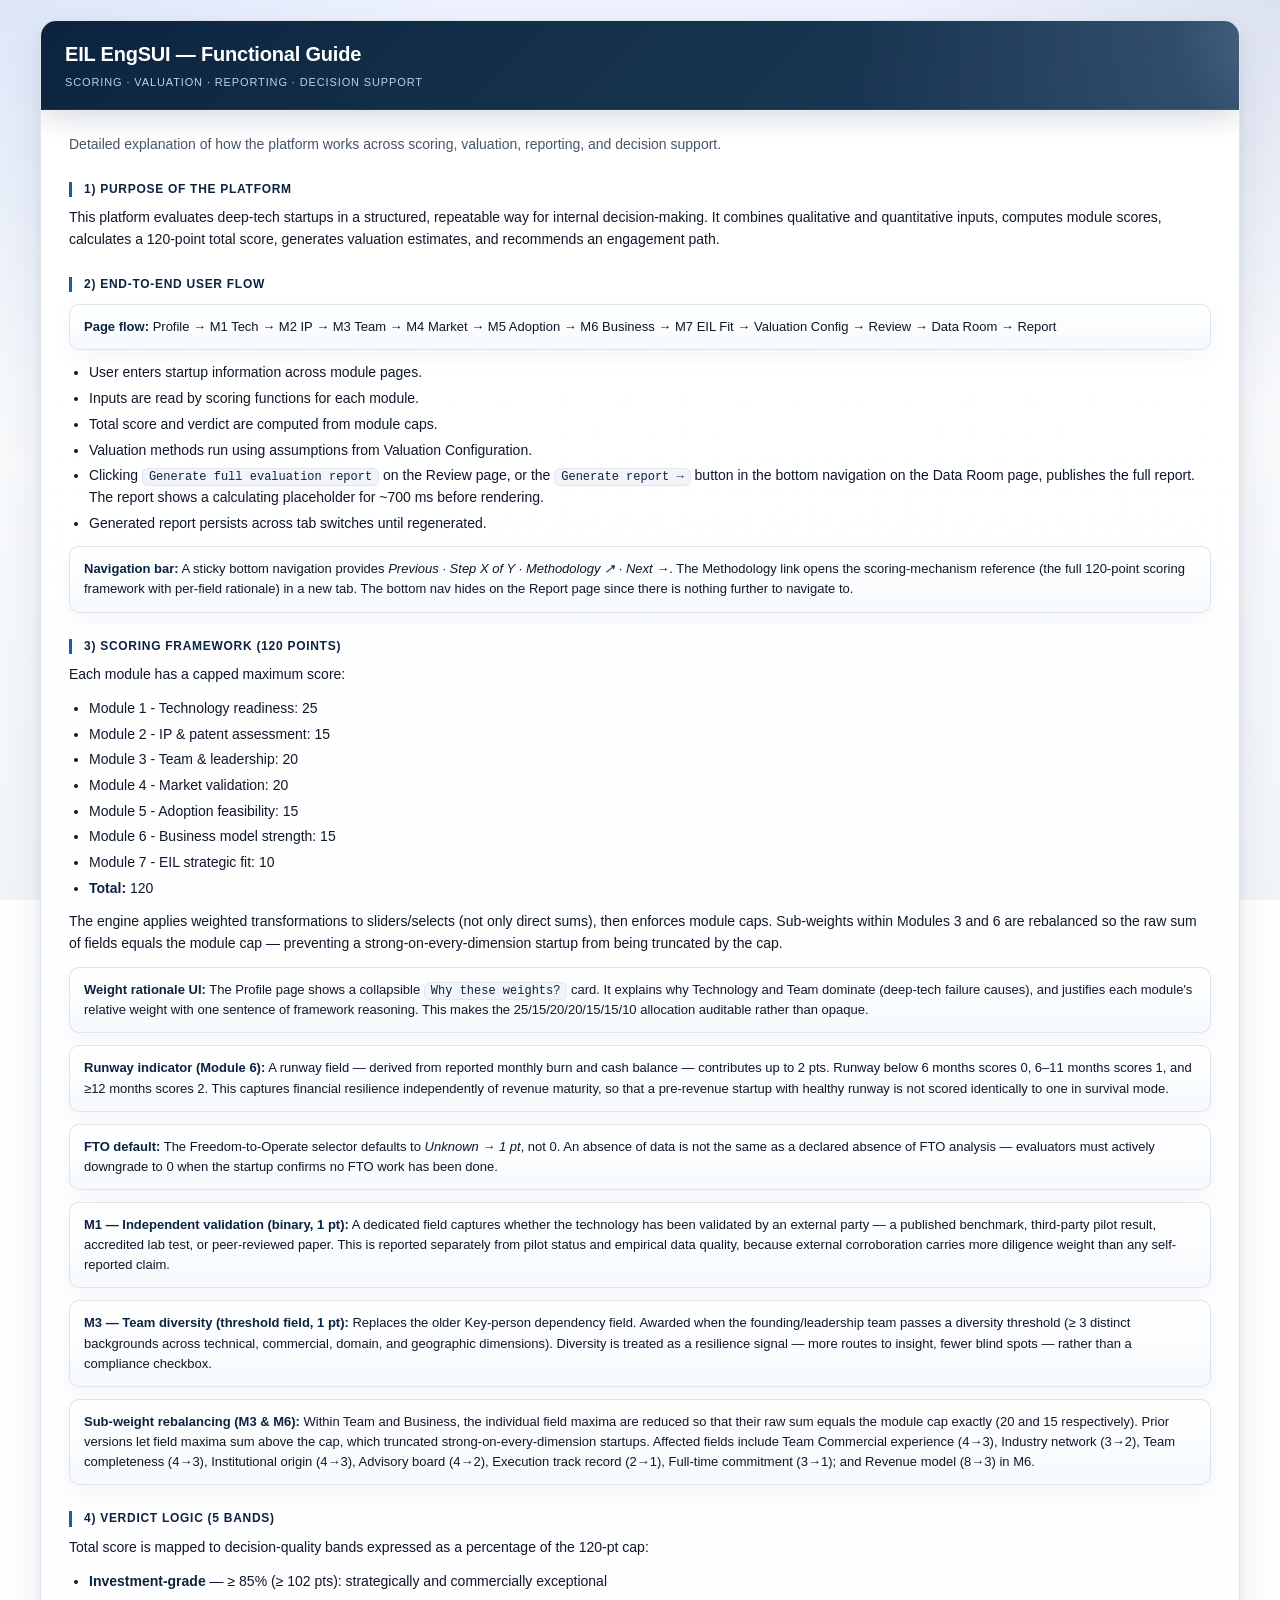
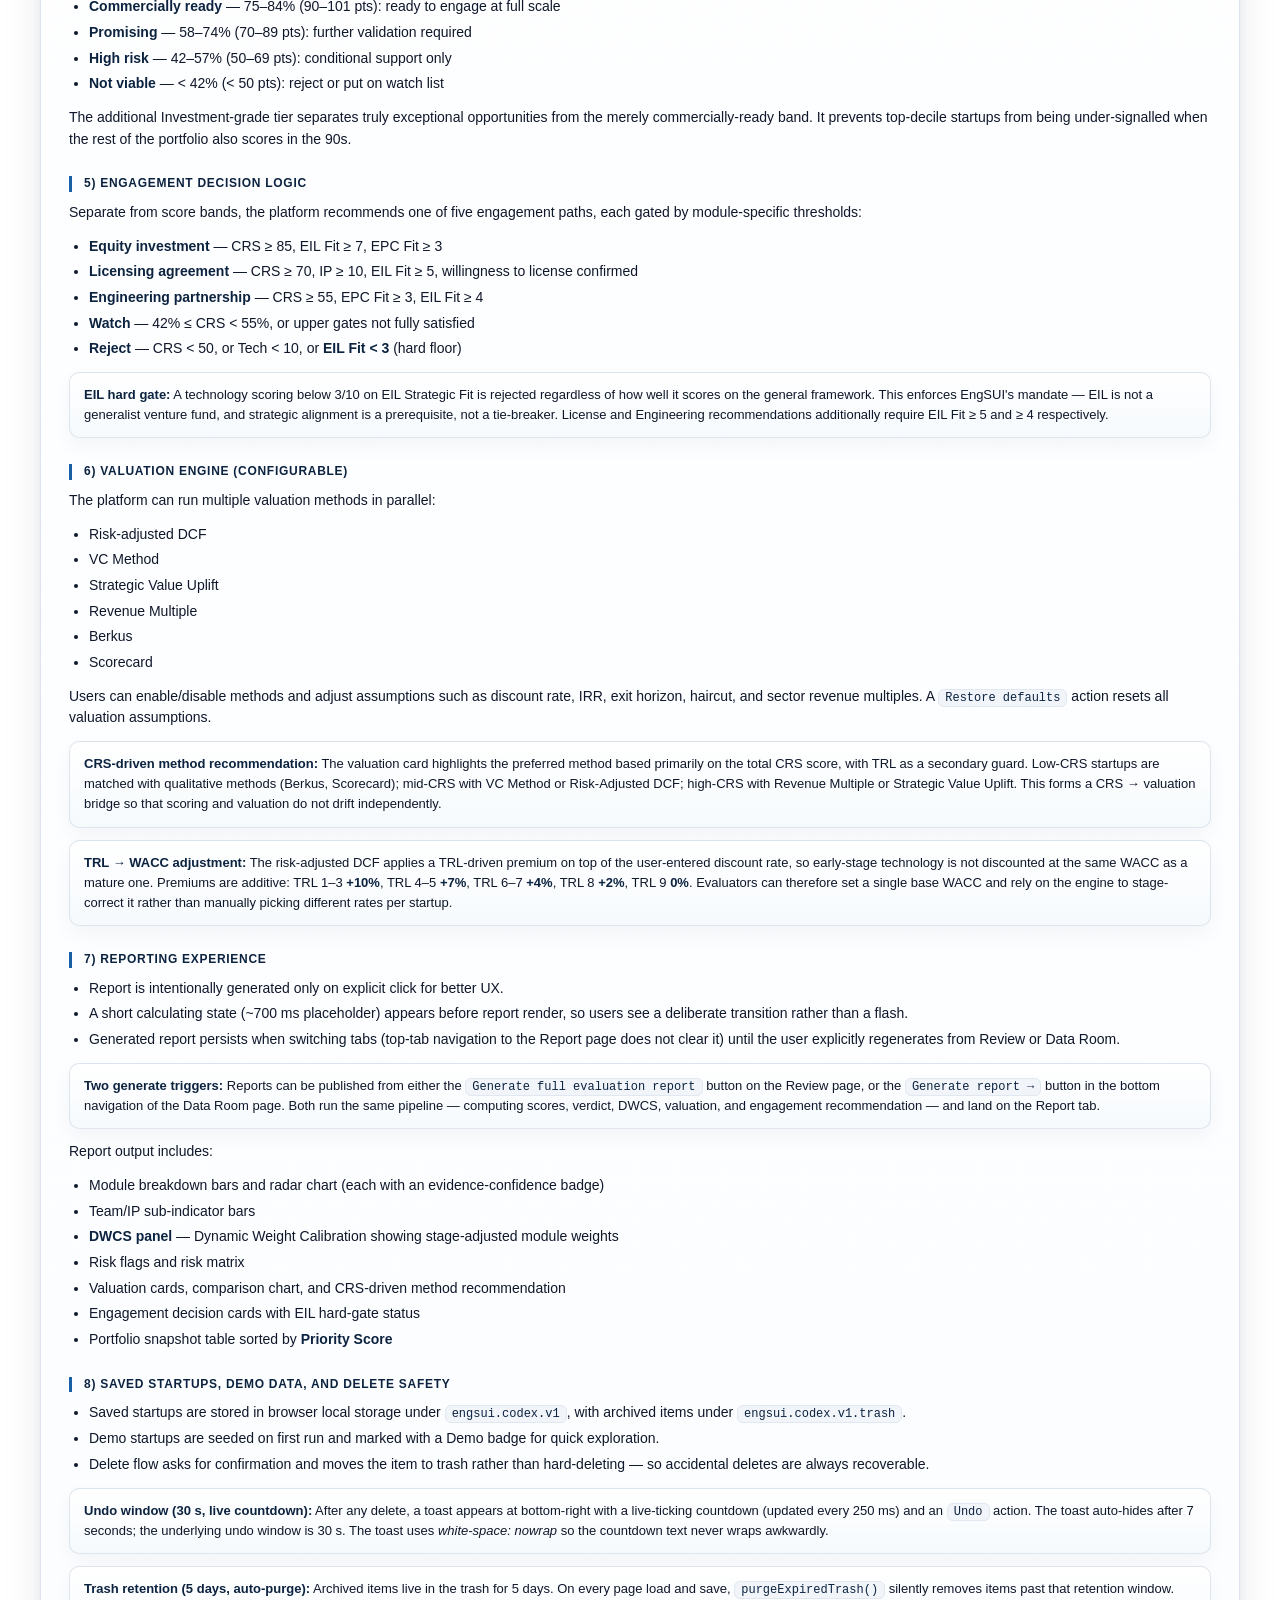
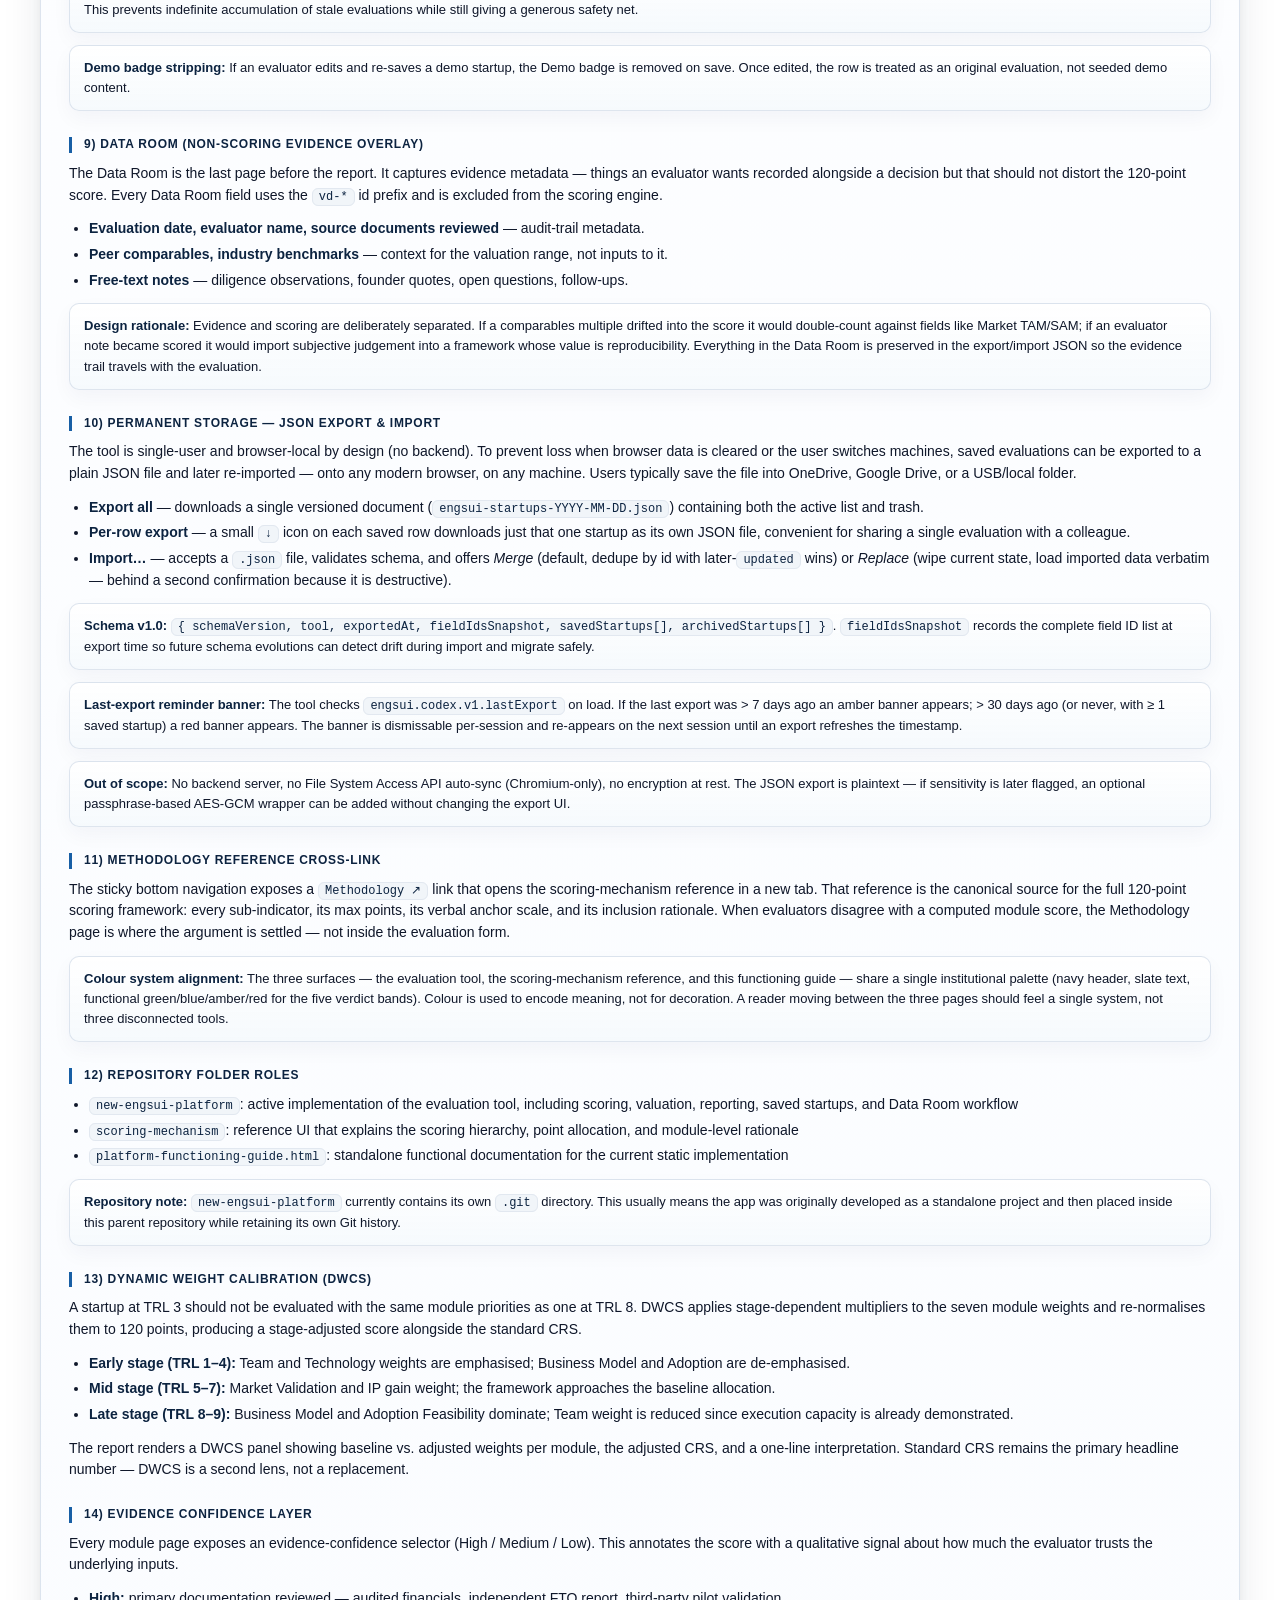
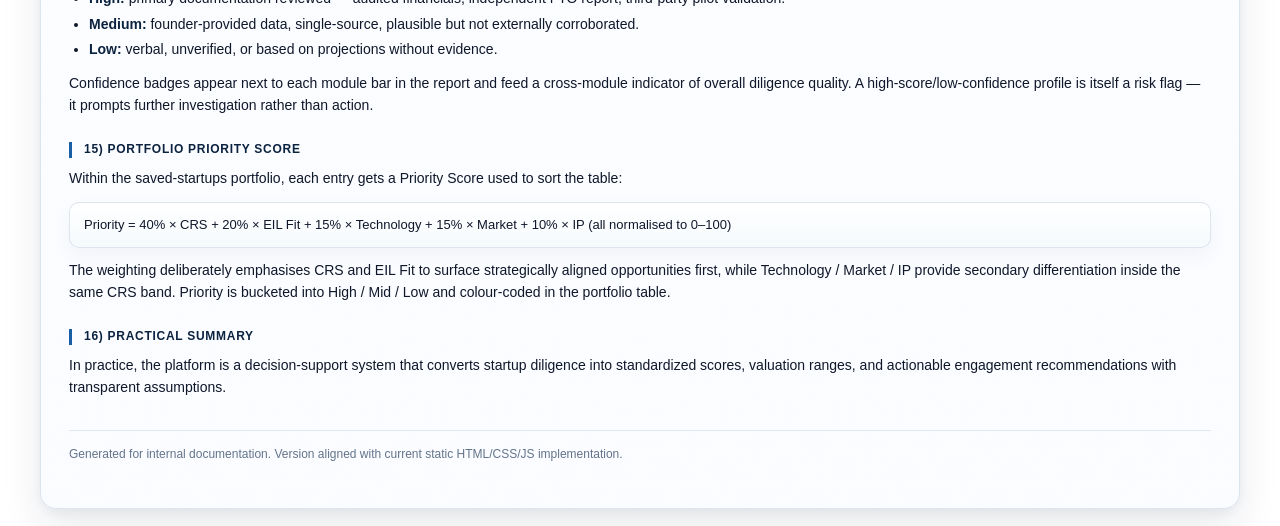
<file: platform-functioning-guide.html>
<!DOCTYPE html>
<html lang="en">
<head>
  <meta charset="UTF-8" />
  <meta name="viewport" content="width=device-width, initial-scale=1.0" />
  <title>Startup Evaluator Platform - Functional Guide</title>
  <style>
    :root {
      --navy: #0c2340;
      --navy-2: #1e3a5c;
      --blue: #185fa5;
      --text-primary: #0f172a;
      --text-secondary: #475569;
      --text-tertiary: #64748b;
      --border: #e2e8f0;
      --border-dark: #cbd5e1;
      --bg-primary: #ffffff;
      --bg-secondary: #f8fafc;
      --bg-tertiary: #f1f5f9;
      --radius-md: 10px;
      --radius-lg: 16px;
      --shadow: 0 8px 24px rgba(18, 40, 74, 0.08);
    }
    * { box-sizing: border-box; }
    body {
      font-family: Inter, "Segoe UI", Roboto, Helvetica, Arial, sans-serif;
      color: var(--text-primary);
      margin: 0;
      background:
        radial-gradient(circle at top left, rgba(24, 95, 165, 0.08), transparent 30%),
        radial-gradient(circle at top right, rgba(12, 35, 64, 0.08), transparent 26%),
        linear-gradient(180deg, #eef2ff 0%, #f8fafc 45%, #f1f5f9 100%);
      background-attachment: fixed;
      line-height: 1.55;
      -webkit-font-smoothing: antialiased;
      -moz-osx-font-smoothing: grayscale;
    }
    .doc {
      position: relative;
      max-width: 1200px;
      margin: 20px auto;
      background: linear-gradient(180deg, rgba(255, 255, 255, 0.97) 0%, rgba(250, 252, 255, 0.97) 100%);
      border: 1px solid rgba(209, 220, 232, 0.72);
      border-radius: var(--radius-lg);
      box-shadow: 0 18px 42px rgba(12, 35, 64, 0.09), 0 4px 14px rgba(12, 35, 64, 0.06);
      backdrop-filter: blur(14px);
      -webkit-backdrop-filter: blur(14px);
      overflow: hidden;
    }
    .doc-hdr {
      position: relative;
      overflow: hidden;
      background:
        radial-gradient(circle at top right, rgba(184, 212, 234, 0.16), transparent 32%),
        linear-gradient(135deg, var(--navy) 0%, #15324a 48%, var(--navy-2) 100%);
      color: #fff;
      padding: 18px 24px;
      border-bottom: 1px solid rgba(255, 255, 255, 0.06);
      box-shadow: 0 10px 24px rgba(12, 35, 64, 0.14);
    }
    .doc-hdr::after {
      content: "";
      position: absolute;
      inset: auto -12% -55% auto;
      width: 220px;
      height: 220px;
      border-radius: 50%;
      background: radial-gradient(circle, rgba(184, 212, 234, 0.14), transparent 62%);
      pointer-events: none;
    }
    .doc-hdr > * { position: relative; }
    .doc-ttl {
      font-size: 20px;
      font-weight: 600;
      letter-spacing: -0.01em;
    }
    .doc-sub {
      margin-top: 4px;
      font-size: 11px;
      color: #b8d4ea;
      text-transform: uppercase;
      letter-spacing: 0.08em;
    }
    .doc-body {
      padding: 24px 28px 32px;
    }
    h2, h3 {
      color: var(--navy);
      line-height: 1.3;
    }
    h2 {
      margin: 26px 0 10px;
      font-size: 12px;
      font-weight: 700;
      padding-left: 12px;
      border-left: 3px solid var(--blue);
      letter-spacing: 0.06em;
      text-transform: uppercase;
    }
    h3 {
      margin: 16px 0 6px;
      font-size: 15px;
      font-weight: 600;
    }
    p {
      margin: 8px 0 12px;
      color: var(--text-primary);
      font-size: 14px;
    }
    ul {
      margin: 6px 0 12px 20px;
      padding: 0;
    }
    li {
      margin: 4px 0;
      font-size: 14px;
      color: var(--text-primary);
    }
    strong { color: var(--navy); }
    .lead {
      color: var(--text-secondary);
      font-size: 14px;
      margin: 0 0 20px;
    }
    .box {
      border: 1px solid rgba(209, 220, 232, 0.72);
      background: linear-gradient(180deg, rgba(255, 255, 255, 0.96) 0%, #f6fafd 100%);
      border-radius: var(--radius-md);
      padding: 12px 14px;
      margin: 12px 0;
      font-size: 13px;
      color: var(--text-primary);
      box-shadow: 0 8px 20px rgba(12, 35, 64, 0.04);
    }
    .mono {
      font-family: ui-monospace, SFMono-Regular, Menlo, Consolas, monospace;
      font-size: 12px;
      background: var(--bg-tertiary);
      border: 1px solid var(--border);
      padding: 1px 6px;
      border-radius: 6px;
      color: var(--navy);
    }
    .footer {
      margin-top: 32px;
      border-top: 1px solid var(--border);
      padding-top: 14px;
      color: var(--text-tertiary);
      font-size: 12px;
    }
    @media print {
      body { background: #fff; }
      .doc { max-width: none; margin: 0; border: none; border-radius: 0; box-shadow: none; }
      .doc-hdr { border-radius: 0; }
      a { color: inherit; text-decoration: none; }
    }
  </style>
</head>
<body>
  <div class="doc">
    <header class="doc-hdr">
      <div class="doc-ttl">EIL EngSUI — Functional Guide</div>
      <div class="doc-sub">Scoring · Valuation · Reporting · Decision support</div>
    </header>
    <main class="doc-body">
      <p class="lead">
        Detailed explanation of how the platform works across scoring, valuation, reporting, and decision support.
      </p>

    <h2>1) Purpose of the Platform</h2>
    <p>
      This platform evaluates deep-tech startups in a structured, repeatable way for internal decision-making.
      It combines qualitative and quantitative inputs, computes module scores, calculates a 120-point total score,
      generates valuation estimates, and recommends an engagement path.
    </p>

    <h2>2) End-to-End User Flow</h2>
    <div class="box">
      <strong>Page flow:</strong> Profile → M1 Tech → M2 IP → M3 Team → M4 Market → M5 Adoption →
      M6 Business → M7 EIL Fit → Valuation Config → Review → Data Room → Report
    </div>
    <ul>
      <li>User enters startup information across module pages.</li>
      <li>Inputs are read by scoring functions for each module.</li>
      <li>Total score and verdict are computed from module caps.</li>
      <li>Valuation methods run using assumptions from Valuation Configuration.</li>
      <li>Clicking <span class="mono">Generate full evaluation report</span> on the Review page, or the
      <span class="mono">Generate report →</span> button in the bottom navigation on the Data Room page,
      publishes the full report. The report shows a calculating placeholder for ~700 ms before rendering.</li>
      <li>Generated report persists across tab switches until regenerated.</li>
    </ul>
    <div class="box">
      <strong>Navigation bar:</strong> A sticky bottom navigation provides <em>Previous</em> · <em>Step X of Y</em> ·
      <em>Methodology ↗</em> · <em>Next →</em>. The Methodology link opens the scoring-mechanism reference
      (the full 120-point scoring framework with per-field rationale) in a new tab. The bottom nav hides on
      the Report page since there is nothing further to navigate to.
    </div>

    <h2>3) Scoring Framework (120 Points)</h2>
    <p>Each module has a capped maximum score:</p>
    <ul>
      <li>Module 1 - Technology readiness: 25</li>
      <li>Module 2 - IP &amp; patent assessment: 15</li>
      <li>Module 3 - Team &amp; leadership: 20</li>
      <li>Module 4 - Market validation: 20</li>
      <li>Module 5 - Adoption feasibility: 15</li>
      <li>Module 6 - Business model strength: 15</li>
      <li>Module 7 - EIL strategic fit: 10</li>
      <li><strong>Total:</strong> 120</li>
    </ul>
    <p>
      The engine applies weighted transformations to sliders/selects (not only direct sums), then enforces module caps.
      Sub-weights within Modules 3 and 6 are rebalanced so the raw sum of fields equals the module cap — preventing a
      strong-on-every-dimension startup from being truncated by the cap.
    </p>
    <div class="box">
      <strong>Weight rationale UI:</strong> The Profile page shows a collapsible <span class="mono">Why these weights?</span>
      card. It explains why Technology and Team dominate (deep-tech failure causes), and justifies each module's
      relative weight with one sentence of framework reasoning. This makes the 25/15/20/20/15/15/10 allocation
      auditable rather than opaque.
    </div>
    <div class="box">
      <strong>Runway indicator (Module 6):</strong> A runway field — derived from reported monthly burn and cash balance —
      contributes up to 2 pts. Runway below 6 months scores 0, 6–11 months scores 1, and ≥12 months scores 2. This
      captures financial resilience independently of revenue maturity, so that a pre-revenue startup with healthy
      runway is not scored identically to one in survival mode.
    </div>
    <div class="box">
      <strong>FTO default:</strong> The Freedom-to-Operate selector defaults to <em>Unknown → 1 pt</em>, not 0. An absence
      of data is not the same as a declared absence of FTO analysis — evaluators must actively downgrade to 0 when
      the startup confirms no FTO work has been done.
    </div>
    <div class="box">
      <strong>M1 — Independent validation (binary, 1 pt):</strong> A dedicated field captures whether the technology has
      been validated by an external party — a published benchmark, third-party pilot result, accredited lab test,
      or peer-reviewed paper. This is reported separately from pilot status and empirical data quality, because
      external corroboration carries more diligence weight than any self-reported claim.
    </div>
    <div class="box">
      <strong>M3 — Team diversity (threshold field, 1 pt):</strong> Replaces the older Key-person dependency field.
      Awarded when the founding/leadership team passes a diversity threshold (≥ 3 distinct backgrounds across
      technical, commercial, domain, and geographic dimensions). Diversity is treated as a resilience signal —
      more routes to insight, fewer blind spots — rather than a compliance checkbox.
    </div>
    <div class="box">
      <strong>Sub-weight rebalancing (M3 &amp; M6):</strong> Within Team and Business, the individual field maxima are
      reduced so that their raw sum equals the module cap exactly (20 and 15 respectively). Prior versions let
      field maxima sum above the cap, which truncated strong-on-every-dimension startups. Affected fields include
      Team Commercial experience (4→3), Industry network (3→2), Team completeness (4→3), Institutional origin (4→3),
      Advisory board (4→2), Execution track record (2→1), Full-time commitment (3→1); and Revenue model (8→3) in M6.
    </div>

    <h2>4) Verdict Logic (5 Bands)</h2>
    <p>Total score is mapped to decision-quality bands expressed as a percentage of the 120-pt cap:</p>
    <ul>
      <li><strong>Investment-grade</strong> — ≥ 85% (≥ 102 pts): strategically and commercially exceptional</li>
      <li><strong>Commercially ready</strong> — 75–84% (90–101 pts): ready to engage at full scale</li>
      <li><strong>Promising</strong> — 58–74% (70–89 pts): further validation required</li>
      <li><strong>High risk</strong> — 42–57% (50–69 pts): conditional support only</li>
      <li><strong>Not viable</strong> — &lt; 42% (&lt; 50 pts): reject or put on watch list</li>
    </ul>
    <p>
      The additional Investment-grade tier separates truly exceptional opportunities from the merely
      commercially-ready band. It prevents top-decile startups from being under-signalled when the rest of the
      portfolio also scores in the 90s.
    </p>

    <h2>5) Engagement Decision Logic</h2>
    <p>Separate from score bands, the platform recommends one of five engagement paths, each gated by module-specific thresholds:</p>
    <ul>
      <li><strong>Equity investment</strong> — CRS ≥ 85, EIL Fit ≥ 7, EPC Fit ≥ 3</li>
      <li><strong>Licensing agreement</strong> — CRS ≥ 70, IP ≥ 10, EIL Fit ≥ 5, willingness to license confirmed</li>
      <li><strong>Engineering partnership</strong> — CRS ≥ 55, EPC Fit ≥ 3, EIL Fit ≥ 4</li>
      <li><strong>Watch</strong> — 42% ≤ CRS &lt; 55%, or upper gates not fully satisfied</li>
      <li><strong>Reject</strong> — CRS &lt; 50, or Tech &lt; 10, or <strong>EIL Fit &lt; 3</strong> (hard floor)</li>
    </ul>
    <div class="box">
      <strong>EIL hard gate:</strong> A technology scoring below 3/10 on EIL Strategic Fit is rejected regardless of
      how well it scores on the general framework. This enforces EngSUI's mandate — EIL is not a generalist
      venture fund, and strategic alignment is a prerequisite, not a tie-breaker. License and Engineering
      recommendations additionally require EIL Fit ≥ 5 and ≥ 4 respectively.
    </div>

    <h2>6) Valuation Engine (Configurable)</h2>
    <p>The platform can run multiple valuation methods in parallel:</p>
    <ul>
      <li>Risk-adjusted DCF</li>
      <li>VC Method</li>
      <li>Strategic Value Uplift</li>
      <li>Revenue Multiple</li>
      <li>Berkus</li>
      <li>Scorecard</li>
    </ul>
    <p>
      Users can enable/disable methods and adjust assumptions such as discount rate, IRR, exit horizon, haircut,
      and sector revenue multiples. A <span class="mono">Restore defaults</span> action resets all valuation assumptions.
    </p>
    <div class="box">
      <strong>CRS-driven method recommendation:</strong> The valuation card highlights the preferred method based
      primarily on the total CRS score, with TRL as a secondary guard. Low-CRS startups are matched with
      qualitative methods (Berkus, Scorecard); mid-CRS with VC Method or Risk-Adjusted DCF; high-CRS with
      Revenue Multiple or Strategic Value Uplift. This forms a CRS → valuation bridge so that scoring and
      valuation do not drift independently.
    </div>
    <div class="box">
      <strong>TRL → WACC adjustment:</strong> The risk-adjusted DCF applies a TRL-driven premium on top of the
      user-entered discount rate, so early-stage technology is not discounted at the same WACC as a mature one.
      Premiums are additive: TRL 1–3 <strong>+10%</strong>, TRL 4–5 <strong>+7%</strong>, TRL 6–7 <strong>+4%</strong>,
      TRL 8 <strong>+2%</strong>, TRL 9 <strong>0%</strong>. Evaluators can therefore set a single base WACC and
      rely on the engine to stage-correct it rather than manually picking different rates per startup.
    </div>

    <h2>7) Reporting Experience</h2>
    <ul>
      <li>Report is intentionally generated only on explicit click for better UX.</li>
      <li>A short calculating state (~700 ms placeholder) appears before report render, so users see a deliberate
      transition rather than a flash.</li>
      <li>Generated report persists when switching tabs (top-tab navigation to the Report page does not clear it)
      until the user explicitly regenerates from Review or Data Room.</li>
    </ul>
    <div class="box">
      <strong>Two generate triggers:</strong> Reports can be published from either the <span class="mono">Generate full
      evaluation report</span> button on the Review page, or the <span class="mono">Generate report →</span> button in
      the bottom navigation of the Data Room page. Both run the same pipeline — computing scores, verdict, DWCS,
      valuation, and engagement recommendation — and land on the Report tab.
    </div>
    <p>Report output includes:</p>
    <ul>
      <li>Module breakdown bars and radar chart (each with an evidence-confidence badge)</li>
      <li>Team/IP sub-indicator bars</li>
      <li><strong>DWCS panel</strong> — Dynamic Weight Calibration showing stage-adjusted module weights</li>
      <li>Risk flags and risk matrix</li>
      <li>Valuation cards, comparison chart, and CRS-driven method recommendation</li>
      <li>Engagement decision cards with EIL hard-gate status</li>
      <li>Portfolio snapshot table sorted by <strong>Priority Score</strong></li>
    </ul>

    <h2>8) Saved Startups, Demo Data, and Delete Safety</h2>
    <ul>
      <li>Saved startups are stored in browser local storage under
      <span class="mono">engsui.codex.v1</span>, with archived items under
      <span class="mono">engsui.codex.v1.trash</span>.</li>
      <li>Demo startups are seeded on first run and marked with a Demo badge for quick exploration.</li>
      <li>Delete flow asks for confirmation and moves the item to trash rather than hard-deleting —
      so accidental deletes are always recoverable.</li>
    </ul>
    <div class="box">
      <strong>Undo window (30 s, live countdown):</strong> After any delete, a toast appears at bottom-right with a
      live-ticking countdown (updated every 250 ms) and an <span class="mono">Undo</span> action. The toast auto-hides
      after 7 seconds; the underlying undo window is 30 s. The toast uses <em>white-space: nowrap</em> so the
      countdown text never wraps awkwardly.
    </div>
    <div class="box">
      <strong>Trash retention (5 days, auto-purge):</strong> Archived items live in the trash for 5 days. On every page
      load and save, <span class="mono">purgeExpiredTrash()</span> silently removes items past that retention window.
      This prevents indefinite accumulation of stale evaluations while still giving a generous safety net.
    </div>
    <div class="box">
      <strong>Demo badge stripping:</strong> If an evaluator edits and re-saves a demo startup, the Demo badge is
      removed on save. Once edited, the row is treated as an original evaluation, not seeded demo content.
    </div>

    <h2>9) Data Room (Non-Scoring Evidence Overlay)</h2>
    <p>
      The Data Room is the last page before the report. It captures evidence metadata —
      things an evaluator wants recorded alongside a decision but that should not distort
      the 120-point score. Every Data Room field uses the <span class="mono">vd-*</span>
      id prefix and is excluded from the scoring engine.
    </p>
    <ul>
      <li><strong>Evaluation date, evaluator name, source documents reviewed</strong> — audit-trail metadata.</li>
      <li><strong>Peer comparables, industry benchmarks</strong> — context for the valuation range, not inputs to it.</li>
      <li><strong>Free-text notes</strong> — diligence observations, founder quotes, open questions, follow-ups.</li>
    </ul>
    <div class="box">
      <strong>Design rationale:</strong> Evidence and scoring are deliberately separated. If a comparables multiple
      drifted into the score it would double-count against fields like Market TAM/SAM; if an evaluator note became
      scored it would import subjective judgement into a framework whose value is reproducibility. Everything in
      the Data Room is preserved in the export/import JSON so the evidence trail travels with the evaluation.
    </div>

    <h2>10) Permanent Storage — JSON Export &amp; Import</h2>
    <p>
      The tool is single-user and browser-local by design (no backend). To prevent loss when browser data is
      cleared or the user switches machines, saved evaluations can be exported to a plain JSON file and later
      re-imported — onto any modern browser, on any machine. Users typically save the file into
      OneDrive, Google Drive, or a USB/local folder.
    </p>
    <ul>
      <li><strong>Export all</strong> — downloads a single versioned document
      (<span class="mono">engsui-startups-YYYY-MM-DD.json</span>) containing both the active list and trash.</li>
      <li><strong>Per-row export</strong> — a small <span class="mono">↓</span> icon on each saved row downloads just
      that one startup as its own JSON file, convenient for sharing a single evaluation with a colleague.</li>
      <li><strong>Import…</strong> — accepts a <span class="mono">.json</span> file, validates schema, and offers
      <em>Merge</em> (default, dedupe by id with later-<span class="mono">updated</span> wins) or <em>Replace</em>
      (wipe current state, load imported data verbatim — behind a second confirmation because it is destructive).</li>
    </ul>
    <div class="box">
      <strong>Schema v1.0:</strong> <span class="mono">{ schemaVersion, tool, exportedAt, fieldIdsSnapshot,
      savedStartups[], archivedStartups[] }</span>. <span class="mono">fieldIdsSnapshot</span> records the complete
      field ID list at export time so future schema evolutions can detect drift during import and migrate safely.
    </div>
    <div class="box">
      <strong>Last-export reminder banner:</strong> The tool checks
      <span class="mono">engsui.codex.v1.lastExport</span> on load. If the last export was &gt; 7 days ago an amber
      banner appears; &gt; 30 days ago (or never, with ≥ 1 saved startup) a red banner appears. The banner is
      dismissable per-session and re-appears on the next session until an export refreshes the timestamp.
    </div>
    <div class="box">
      <strong>Out of scope:</strong> No backend server, no File System Access API auto-sync (Chromium-only), no
      encryption at rest. The JSON export is plaintext — if sensitivity is later flagged, an optional
      passphrase-based AES-GCM wrapper can be added without changing the export UI.
    </div>

    <h2>11) Methodology Reference Cross-Link</h2>
    <p>
      The sticky bottom navigation exposes a <span class="mono">Methodology ↗</span> link that opens the
      scoring-mechanism reference in a new tab. That reference is the canonical source for the full 120-point
      scoring framework: every sub-indicator, its max points, its verbal anchor scale, and its inclusion rationale.
      When evaluators disagree with a computed module score, the Methodology page is where the argument is
      settled — not inside the evaluation form.
    </p>
    <div class="box">
      <strong>Colour system alignment:</strong> The three surfaces — the evaluation tool, the scoring-mechanism
      reference, and this functioning guide — share a single institutional palette (navy header, slate text,
      functional green/blue/amber/red for the five verdict bands). Colour is used to encode meaning, not for
      decoration. A reader moving between the three pages should feel a single system, not three disconnected
      tools.
    </div>

    <h2>12) Repository Folder Roles</h2>
    <ul>
      <li><span class="mono">new-engsui-platform</span>: active implementation of the evaluation tool, including scoring, valuation, reporting, saved startups, and Data Room workflow</li>
      <li><span class="mono">scoring-mechanism</span>: reference UI that explains the scoring hierarchy, point allocation, and module-level rationale</li>
      <li><span class="mono">platform-functioning-guide.html</span>: standalone functional documentation for the current static implementation</li>
    </ul>
    <div class="box">
      <strong>Repository note:</strong> <span class="mono">new-engsui-platform</span> currently contains its own
      <span class="mono">.git</span> directory. This usually means the app was originally developed as a standalone
      project and then placed inside this parent repository while retaining its own Git history.
    </div>

    <h2>13) Dynamic Weight Calibration (DWCS)</h2>
    <p>
      A startup at TRL 3 should not be evaluated with the same module priorities as one at TRL 8. DWCS applies
      stage-dependent multipliers to the seven module weights and re-normalises them to 120 points, producing a
      stage-adjusted score alongside the standard CRS.
    </p>
    <ul>
      <li><strong>Early stage (TRL 1–4):</strong> Team and Technology weights are emphasised; Business Model and Adoption are de-emphasised.</li>
      <li><strong>Mid stage (TRL 5–7):</strong> Market Validation and IP gain weight; the framework approaches the baseline allocation.</li>
      <li><strong>Late stage (TRL 8–9):</strong> Business Model and Adoption Feasibility dominate; Team weight is reduced since execution capacity is already demonstrated.</li>
    </ul>
    <p>
      The report renders a DWCS panel showing baseline vs. adjusted weights per module, the adjusted CRS, and a
      one-line interpretation. Standard CRS remains the primary headline number — DWCS is a second lens, not a
      replacement.
    </p>

    <h2>14) Evidence Confidence Layer</h2>
    <p>
      Every module page exposes an evidence-confidence selector (High / Medium / Low). This annotates the score
      with a qualitative signal about how much the evaluator trusts the underlying inputs.
    </p>
    <ul>
      <li><strong>High:</strong> primary documentation reviewed — audited financials, independent FTO report, third-party pilot validation.</li>
      <li><strong>Medium:</strong> founder-provided data, single-source, plausible but not externally corroborated.</li>
      <li><strong>Low:</strong> verbal, unverified, or based on projections without evidence.</li>
    </ul>
    <p>
      Confidence badges appear next to each module bar in the report and feed a cross-module indicator of overall
      diligence quality. A high-score/low-confidence profile is itself a risk flag — it prompts further
      investigation rather than action.
    </p>

    <h2>15) Portfolio Priority Score</h2>
    <p>
      Within the saved-startups portfolio, each entry gets a Priority Score used to sort the table:
    </p>
    <div class="box">
      Priority = 40% × CRS + 20% × EIL Fit + 15% × Technology + 15% × Market + 10% × IP (all normalised to 0–100)
    </div>
    <p>
      The weighting deliberately emphasises CRS and EIL Fit to surface strategically aligned opportunities first,
      while Technology / Market / IP provide secondary differentiation inside the same CRS band. Priority is
      bucketed into High / Mid / Low and colour-coded in the portfolio table.
    </p>

    <h2>16) Practical Summary</h2>
    <p>
      In practice, the platform is a decision-support system that converts startup diligence into standardized scores,
      valuation ranges, and actionable engagement recommendations with transparent assumptions.
    </p>

    <p class="footer">
      Generated for internal documentation. Version aligned with current static HTML/CSS/JS implementation.
    </p>
    </main>
  </div>
</body>
</html>
</file>
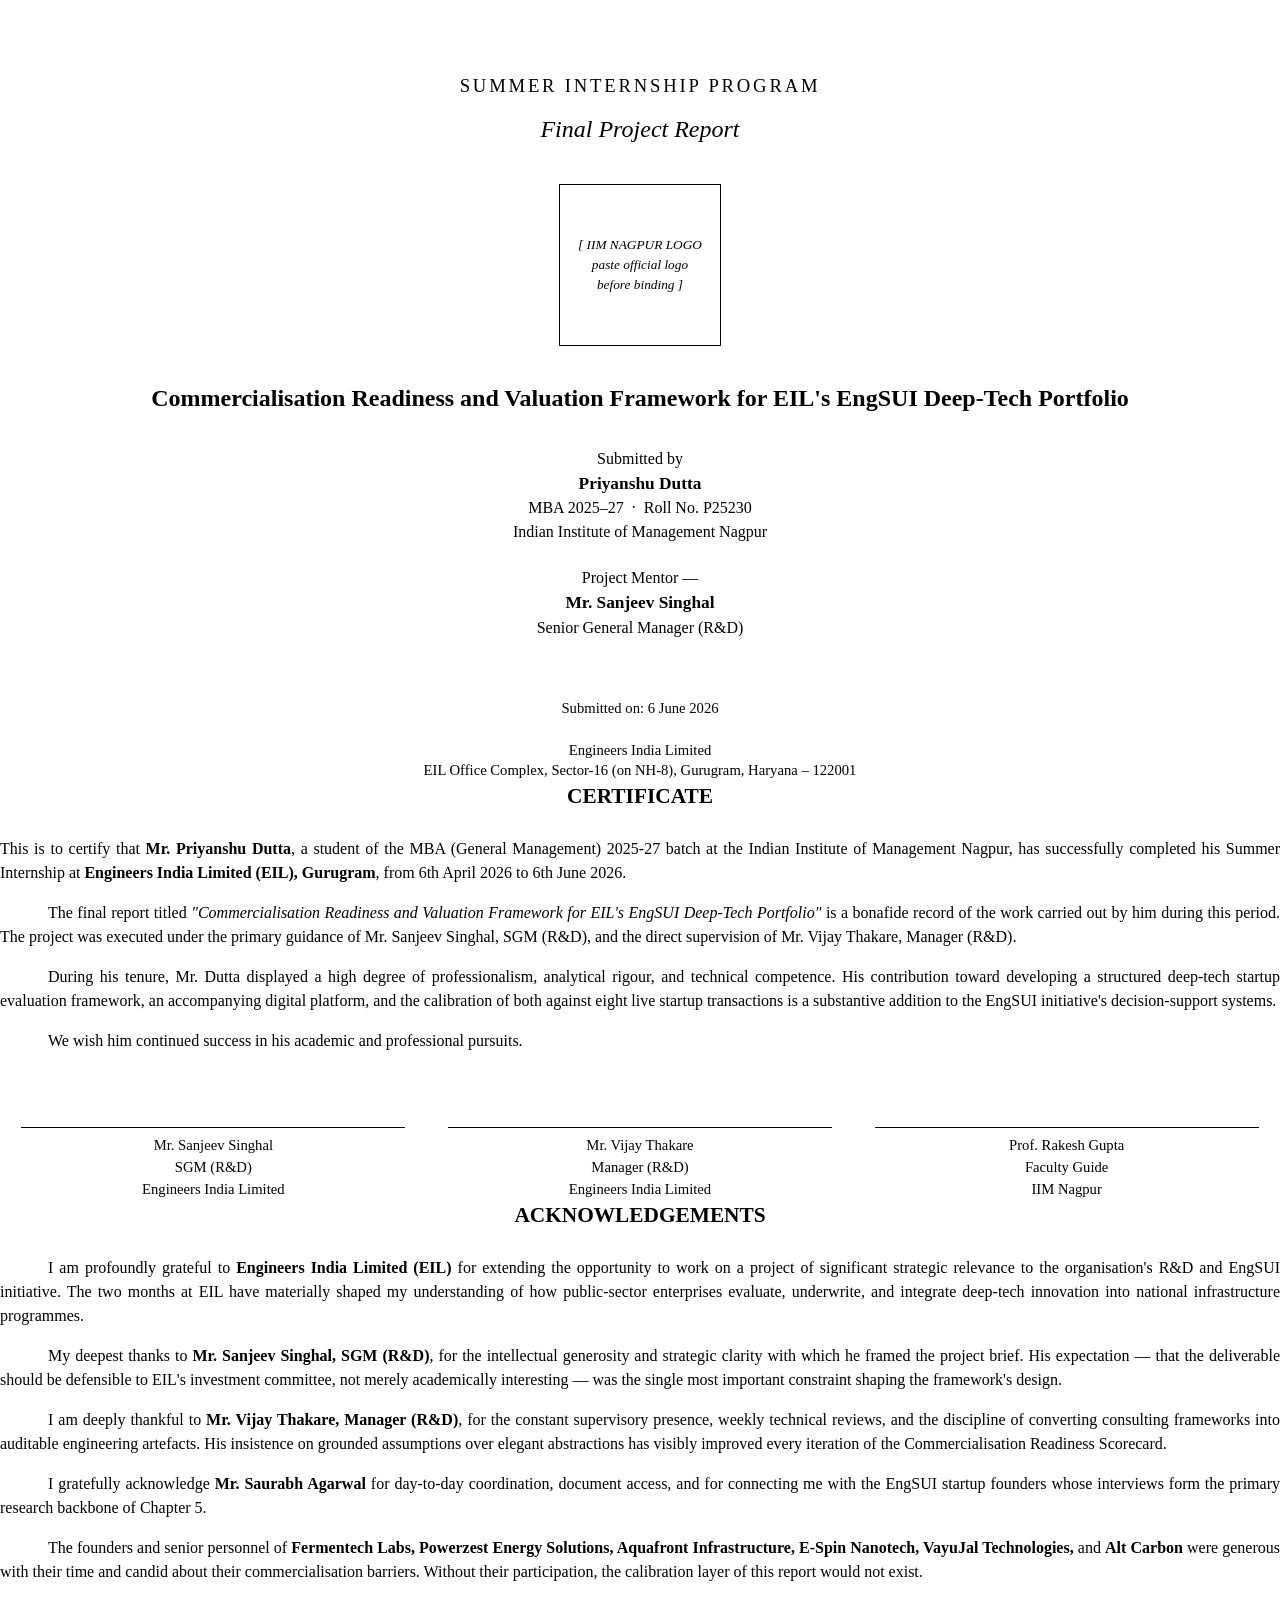
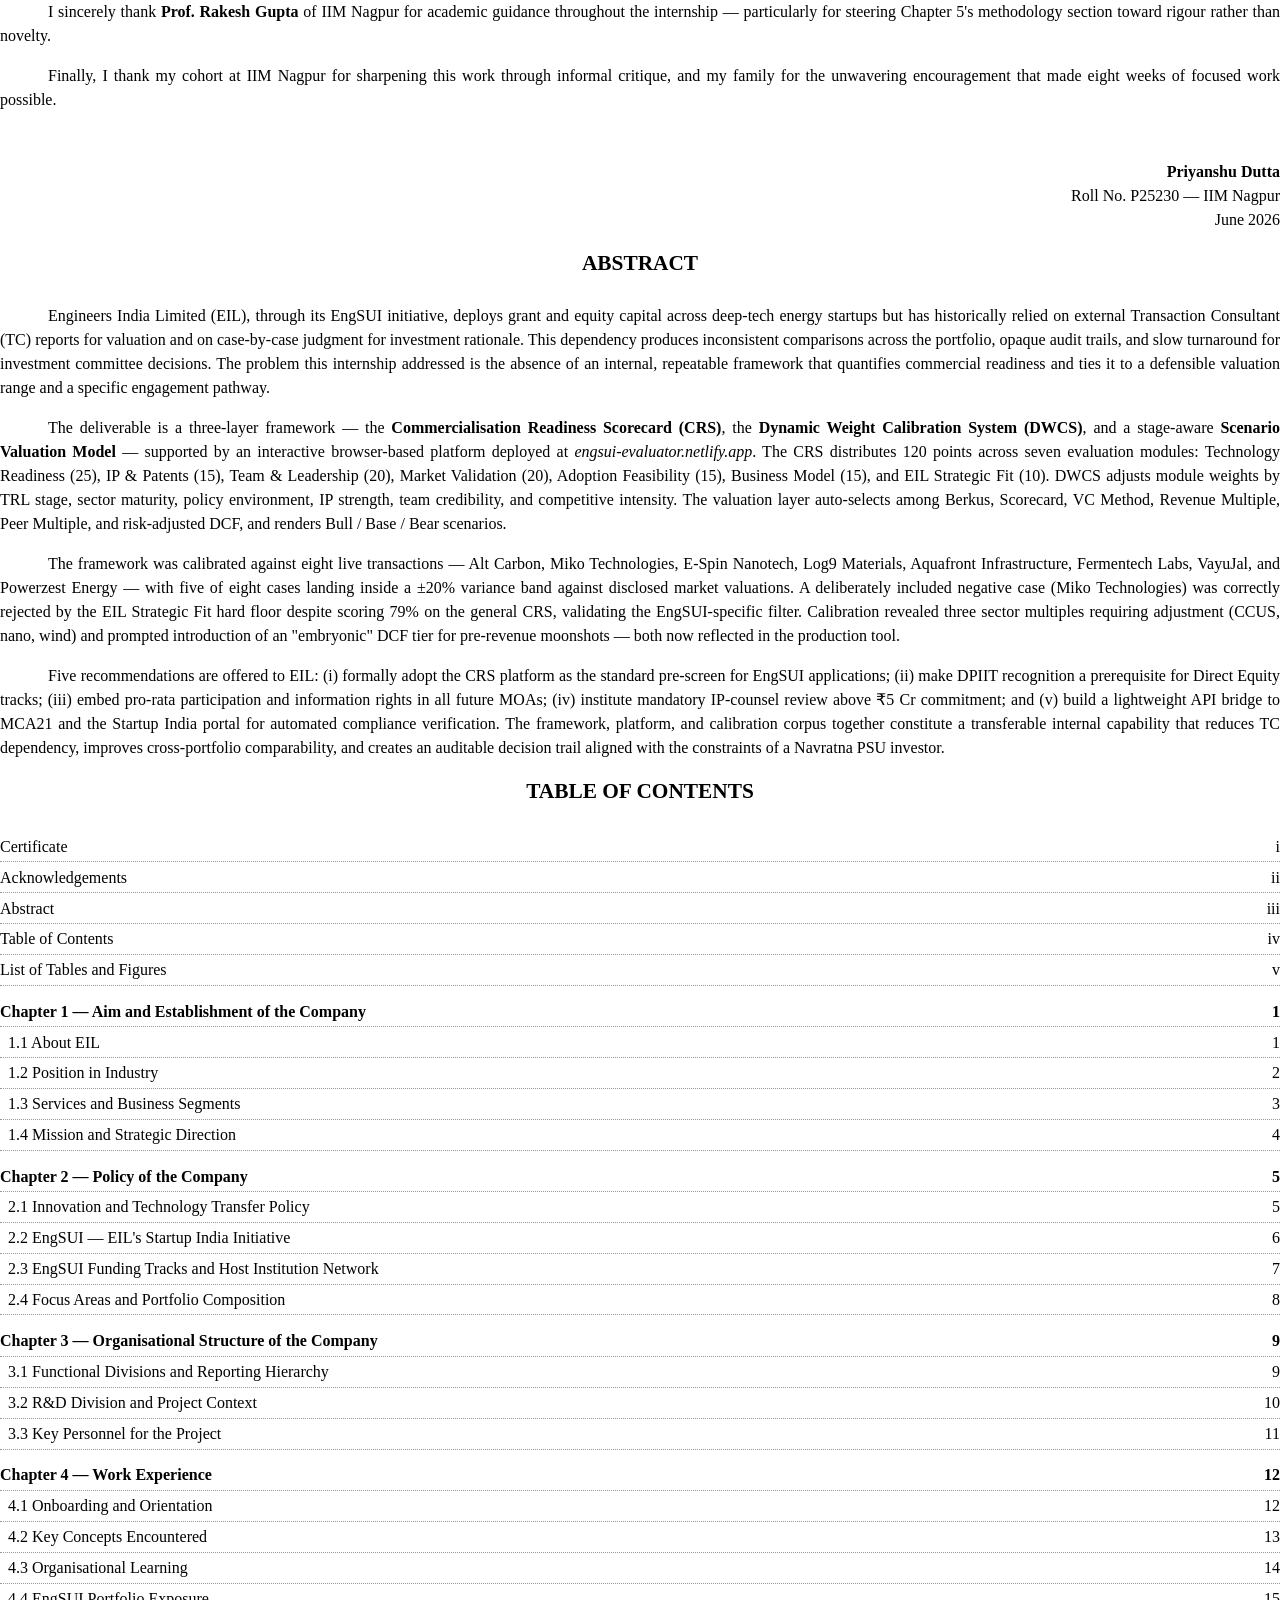
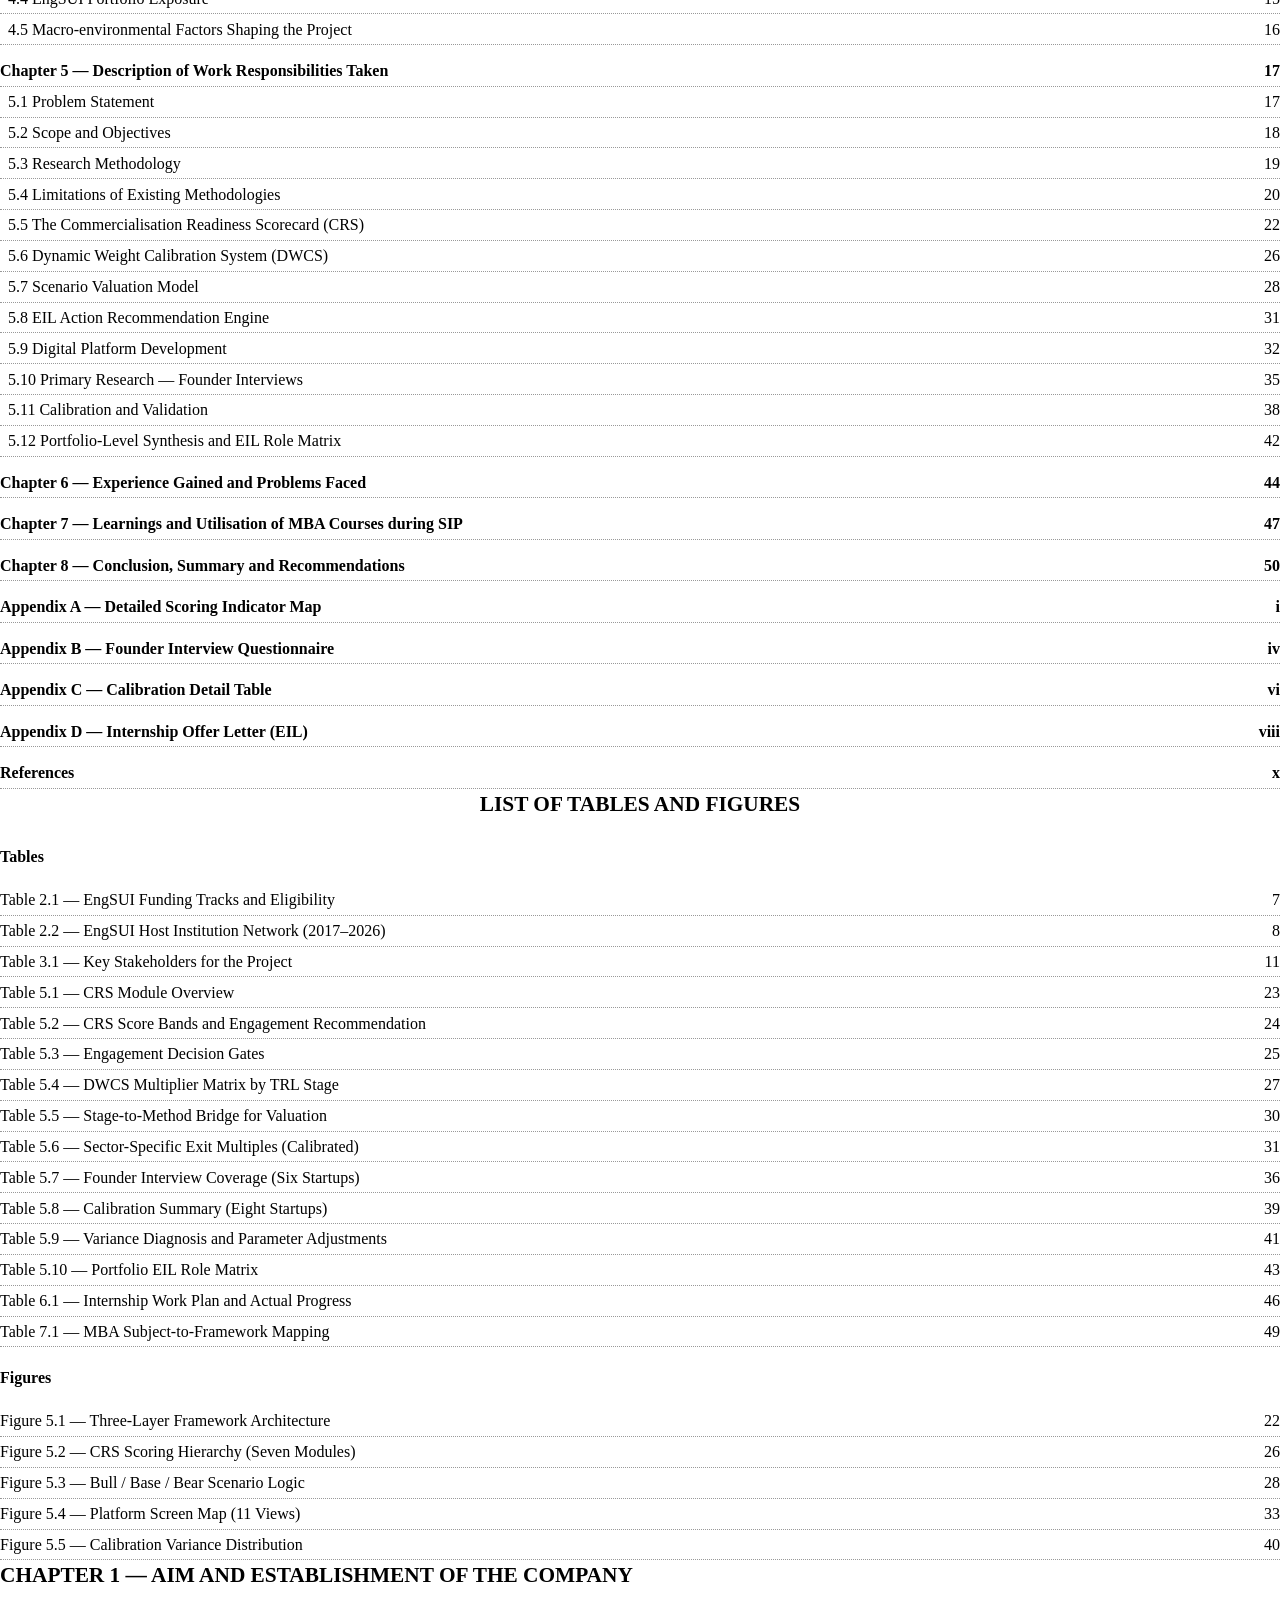
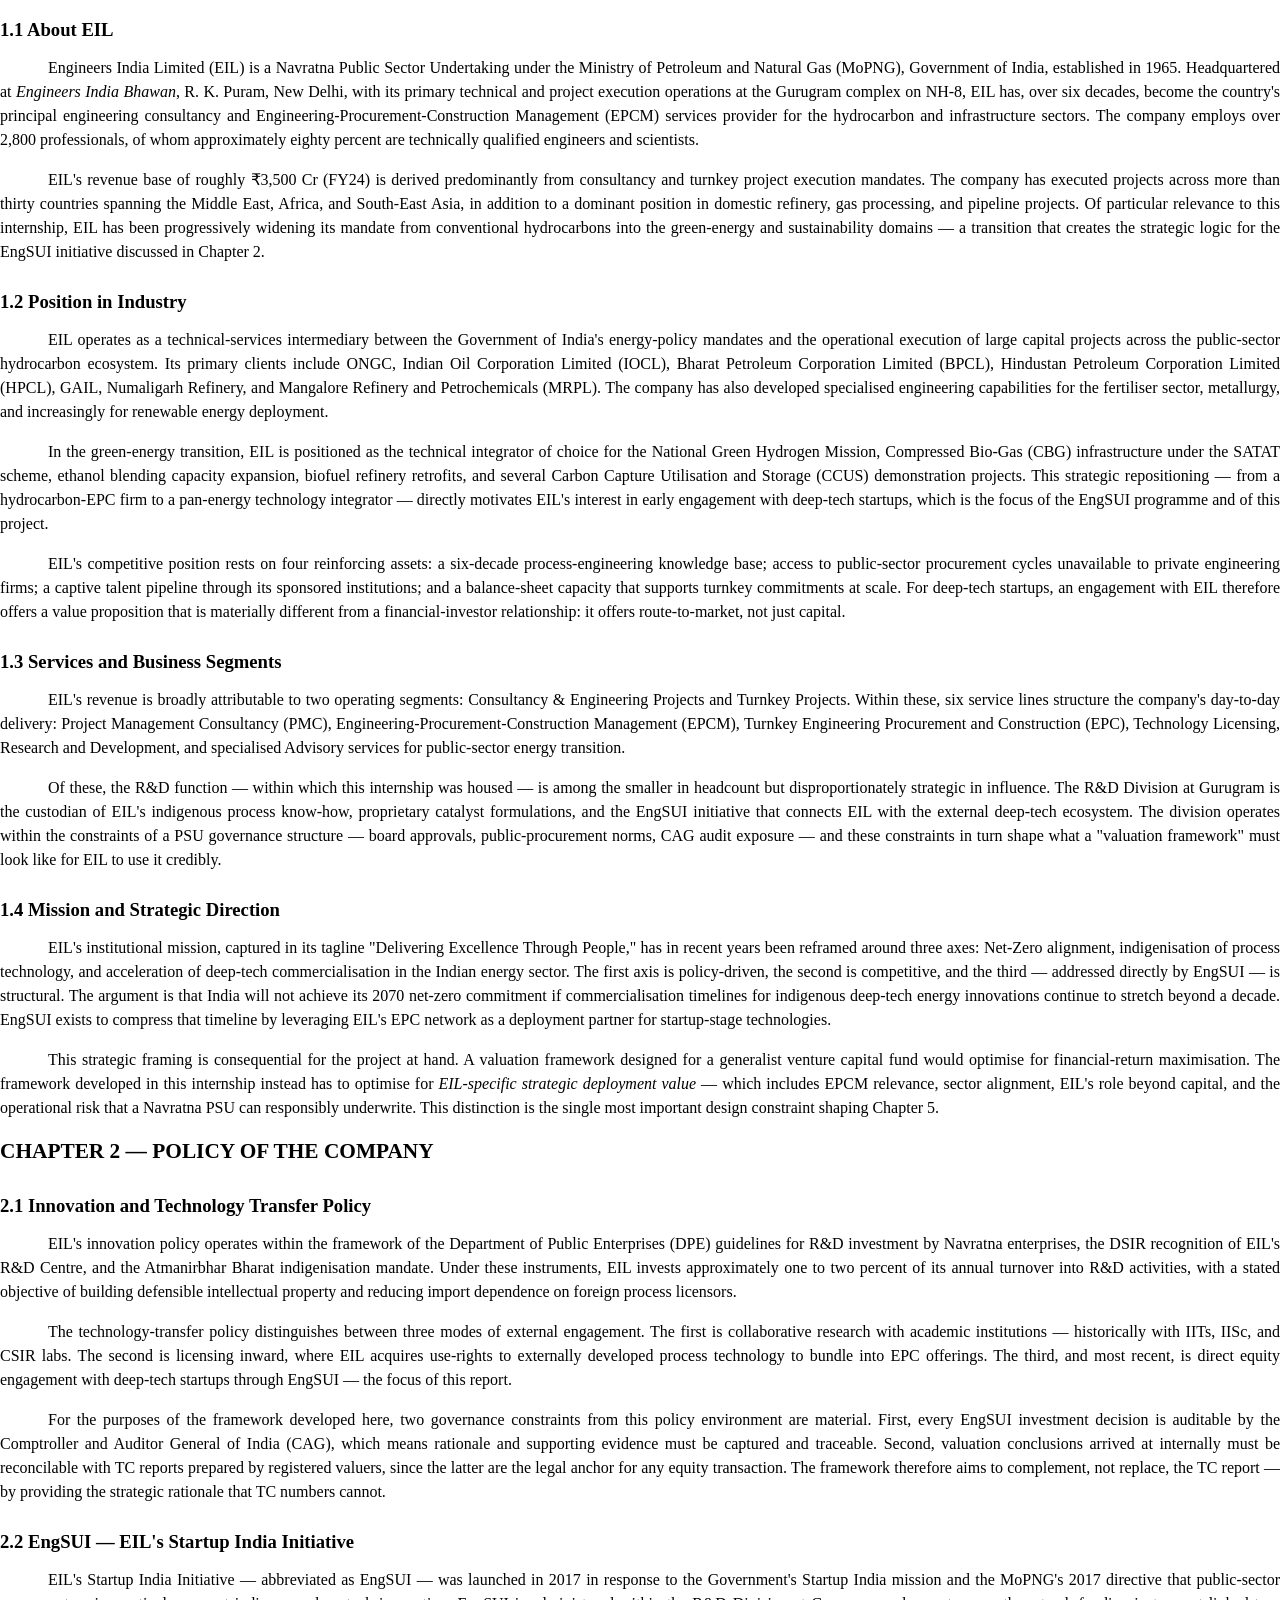
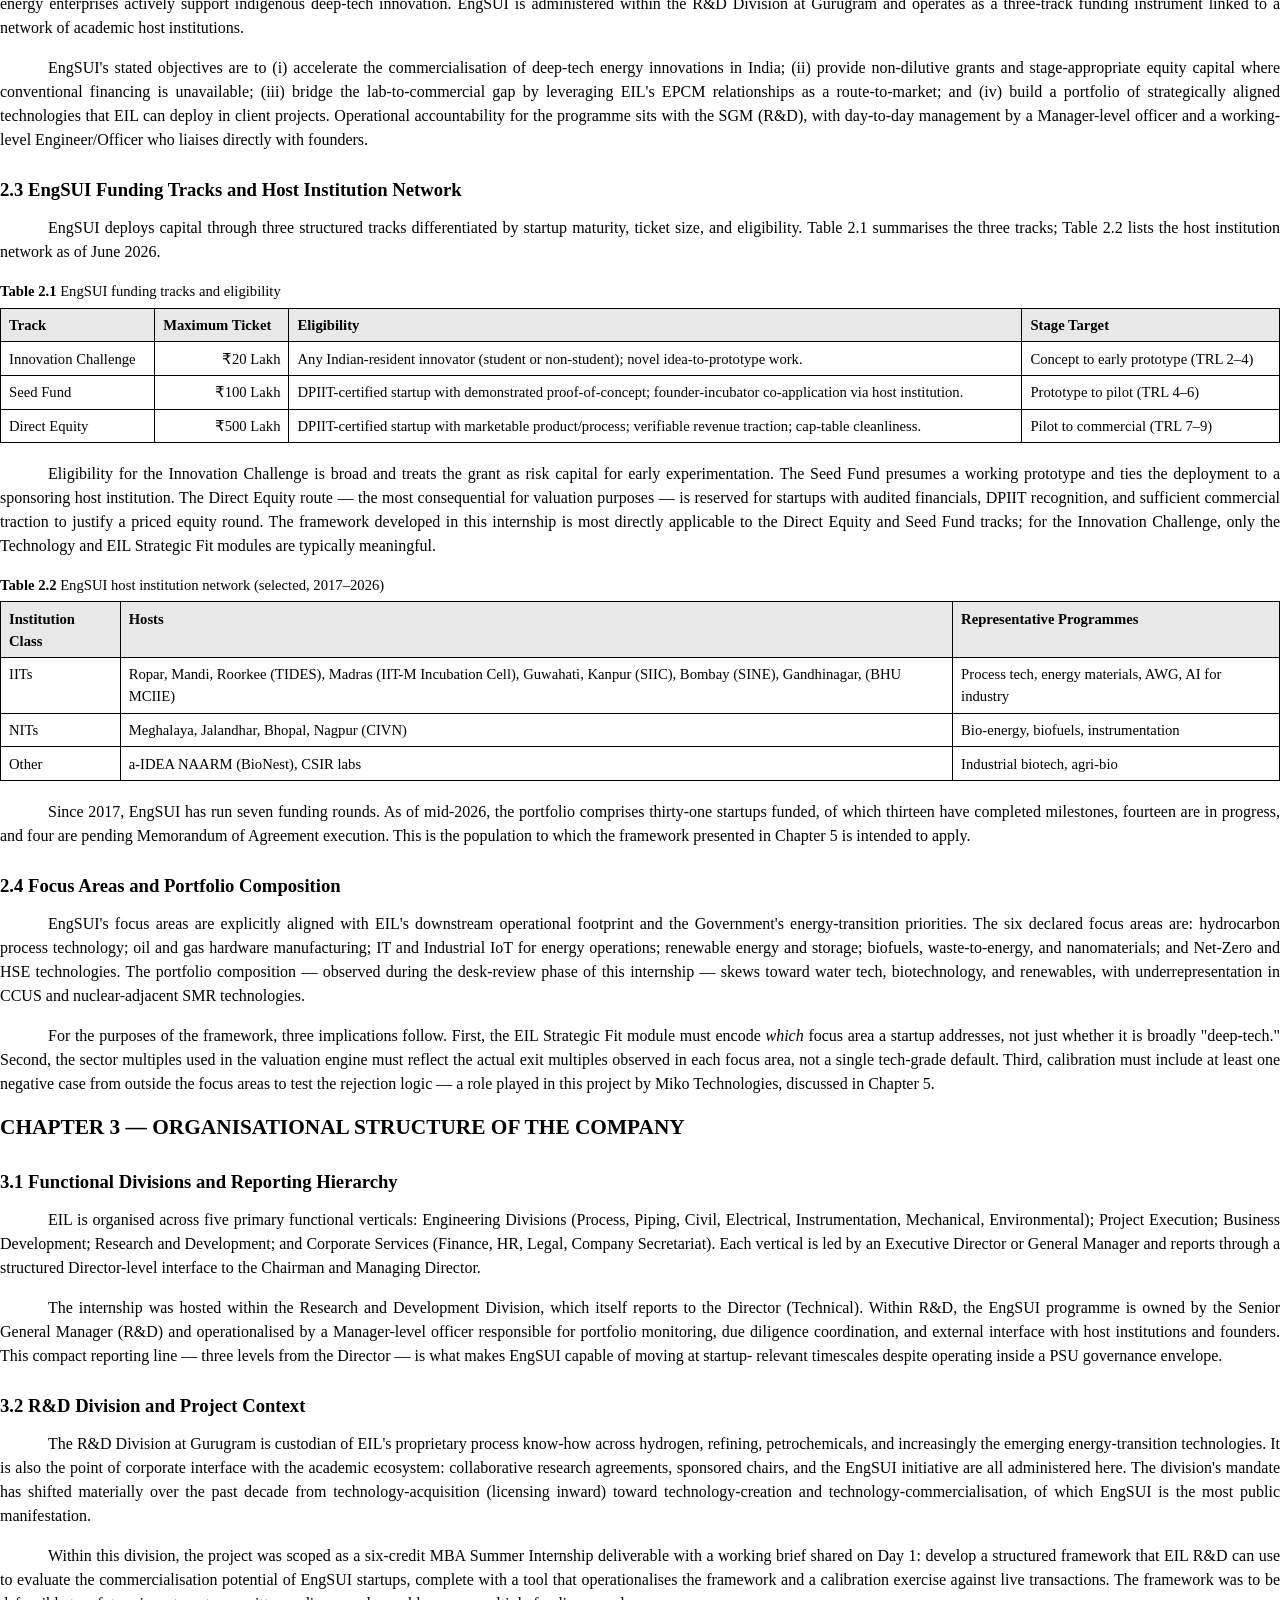
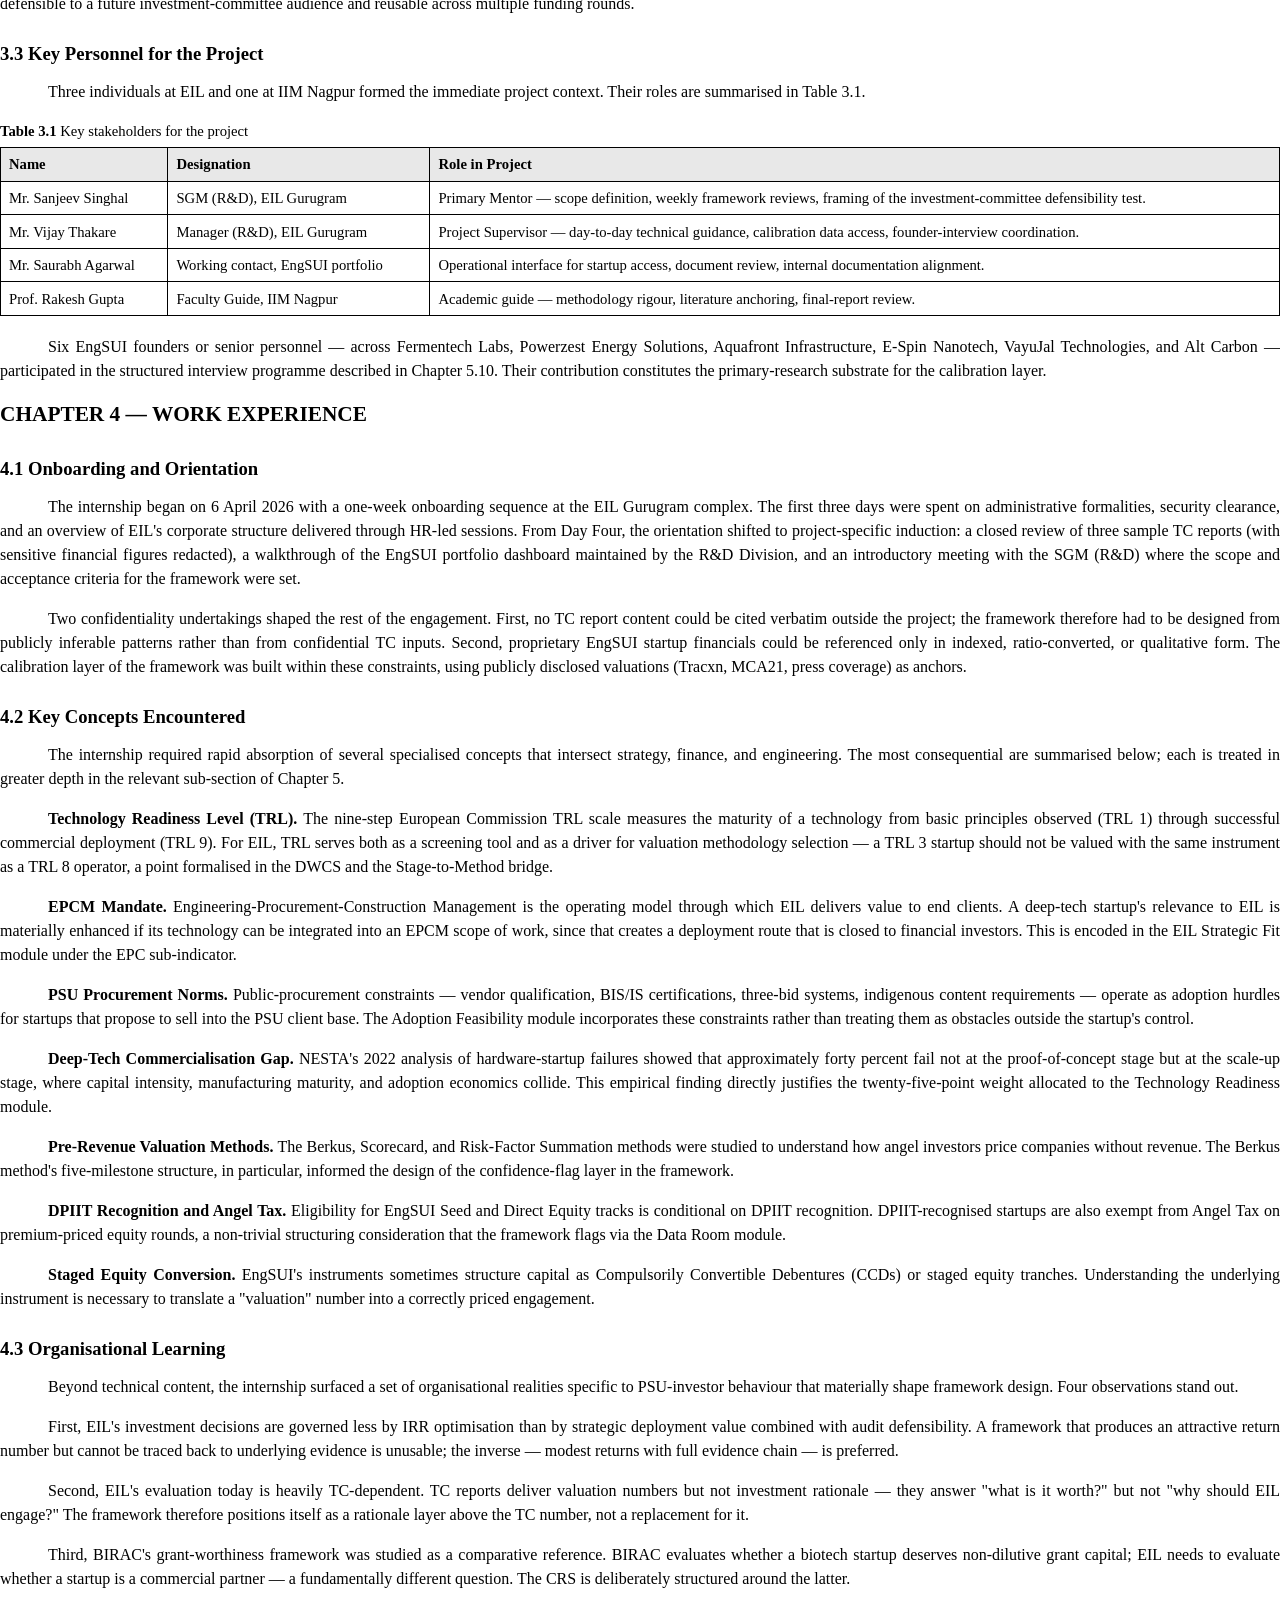
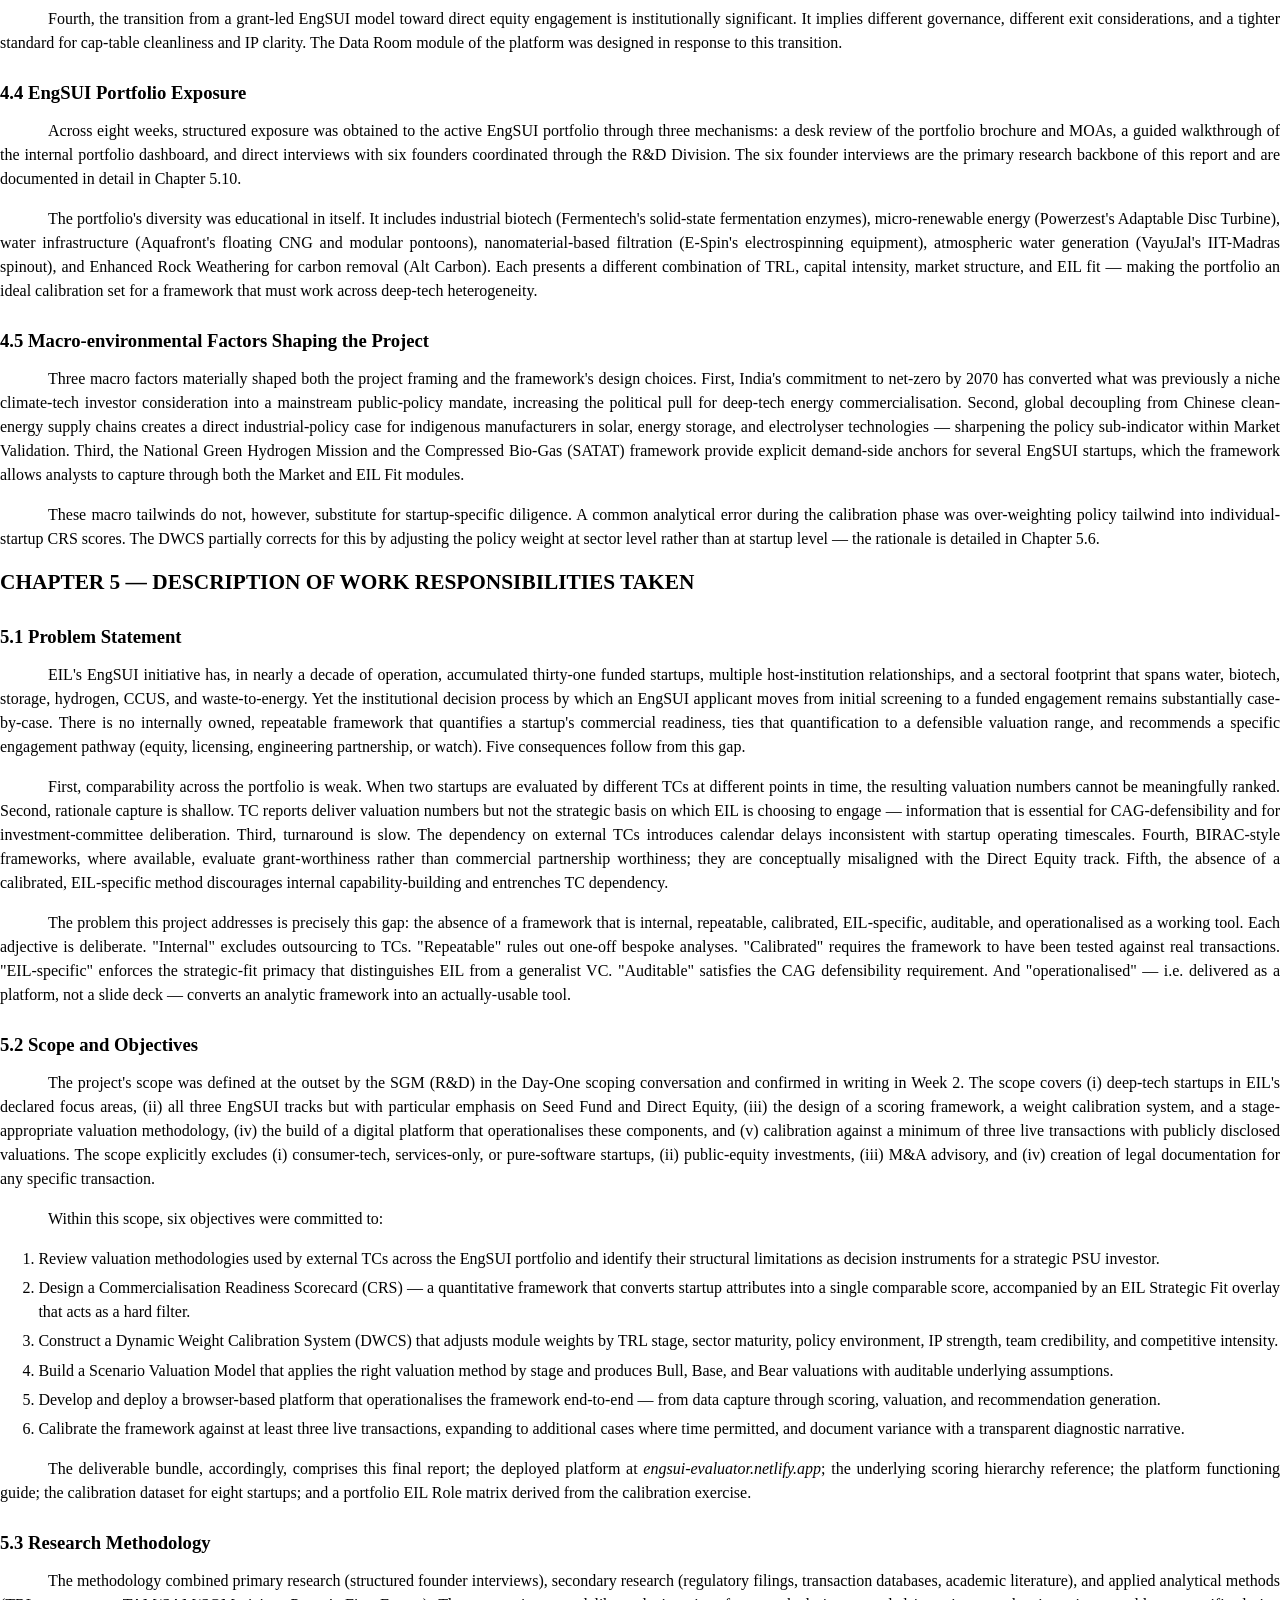
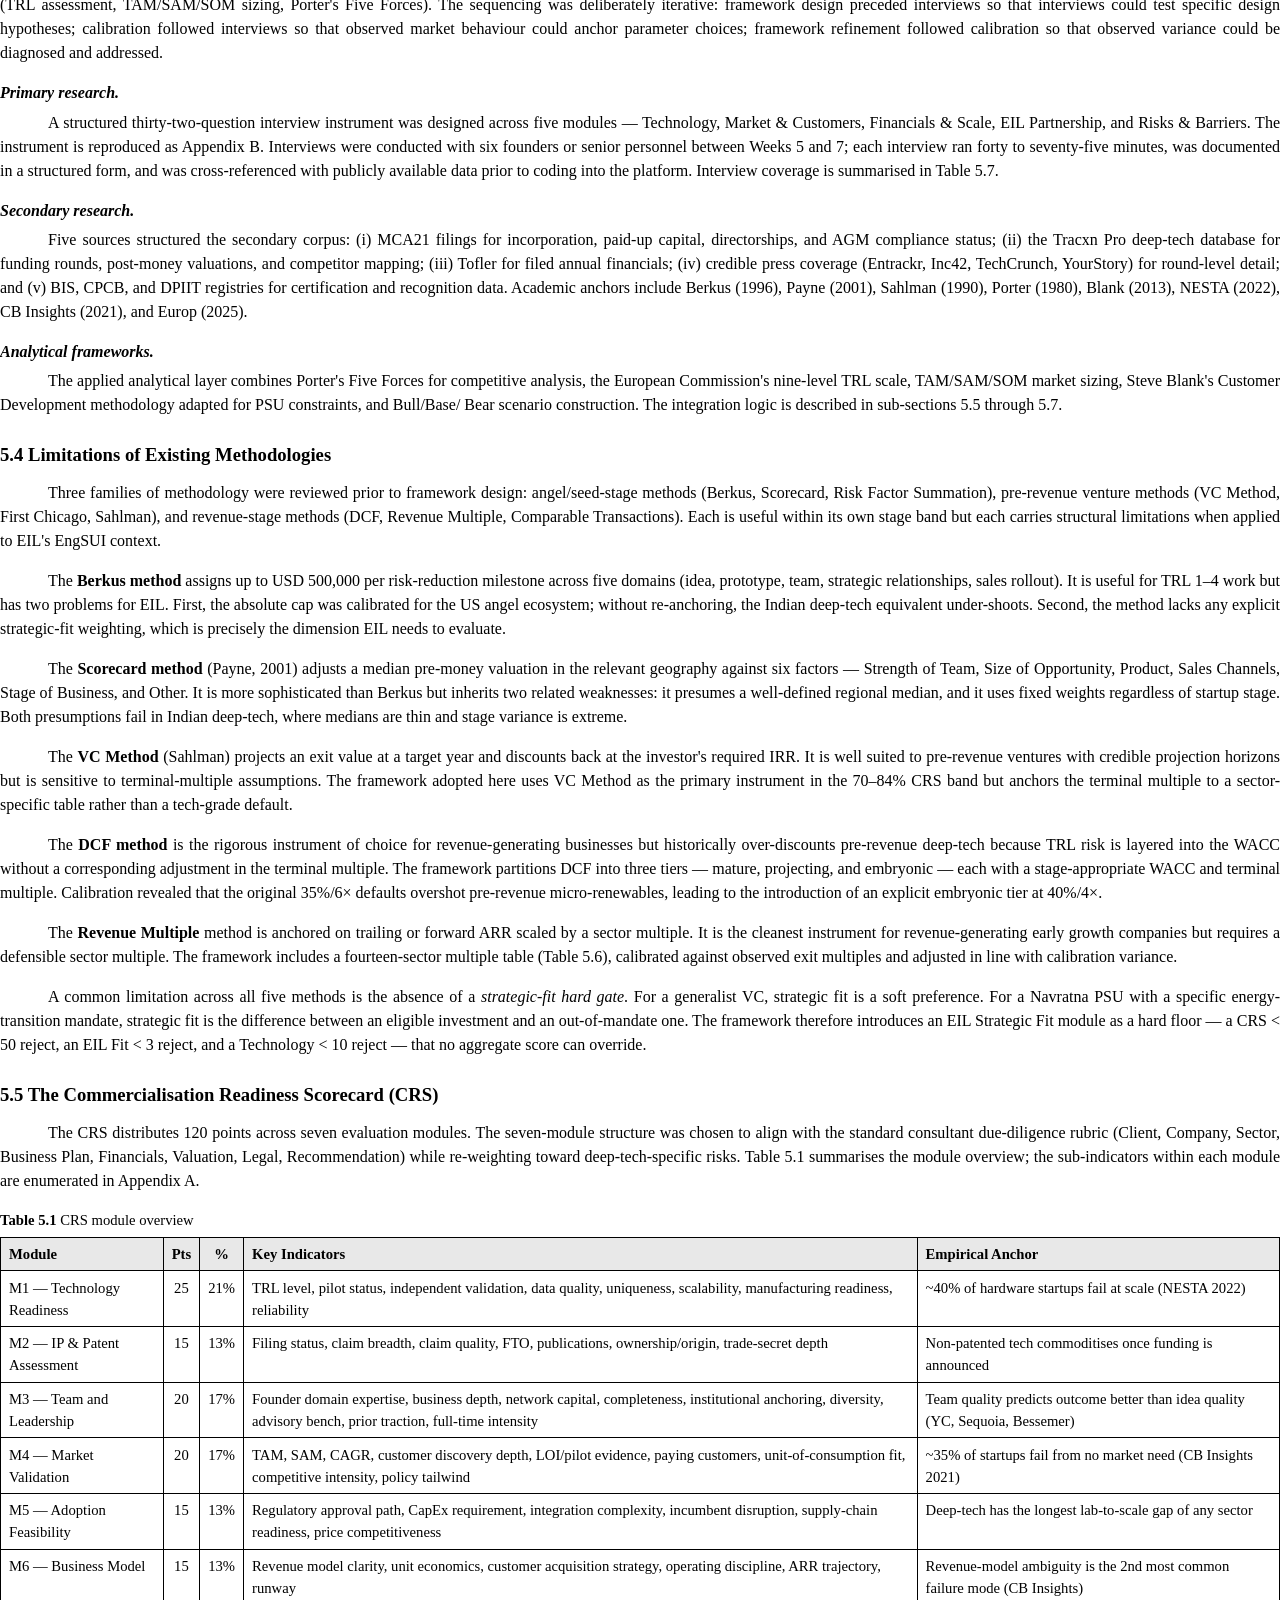
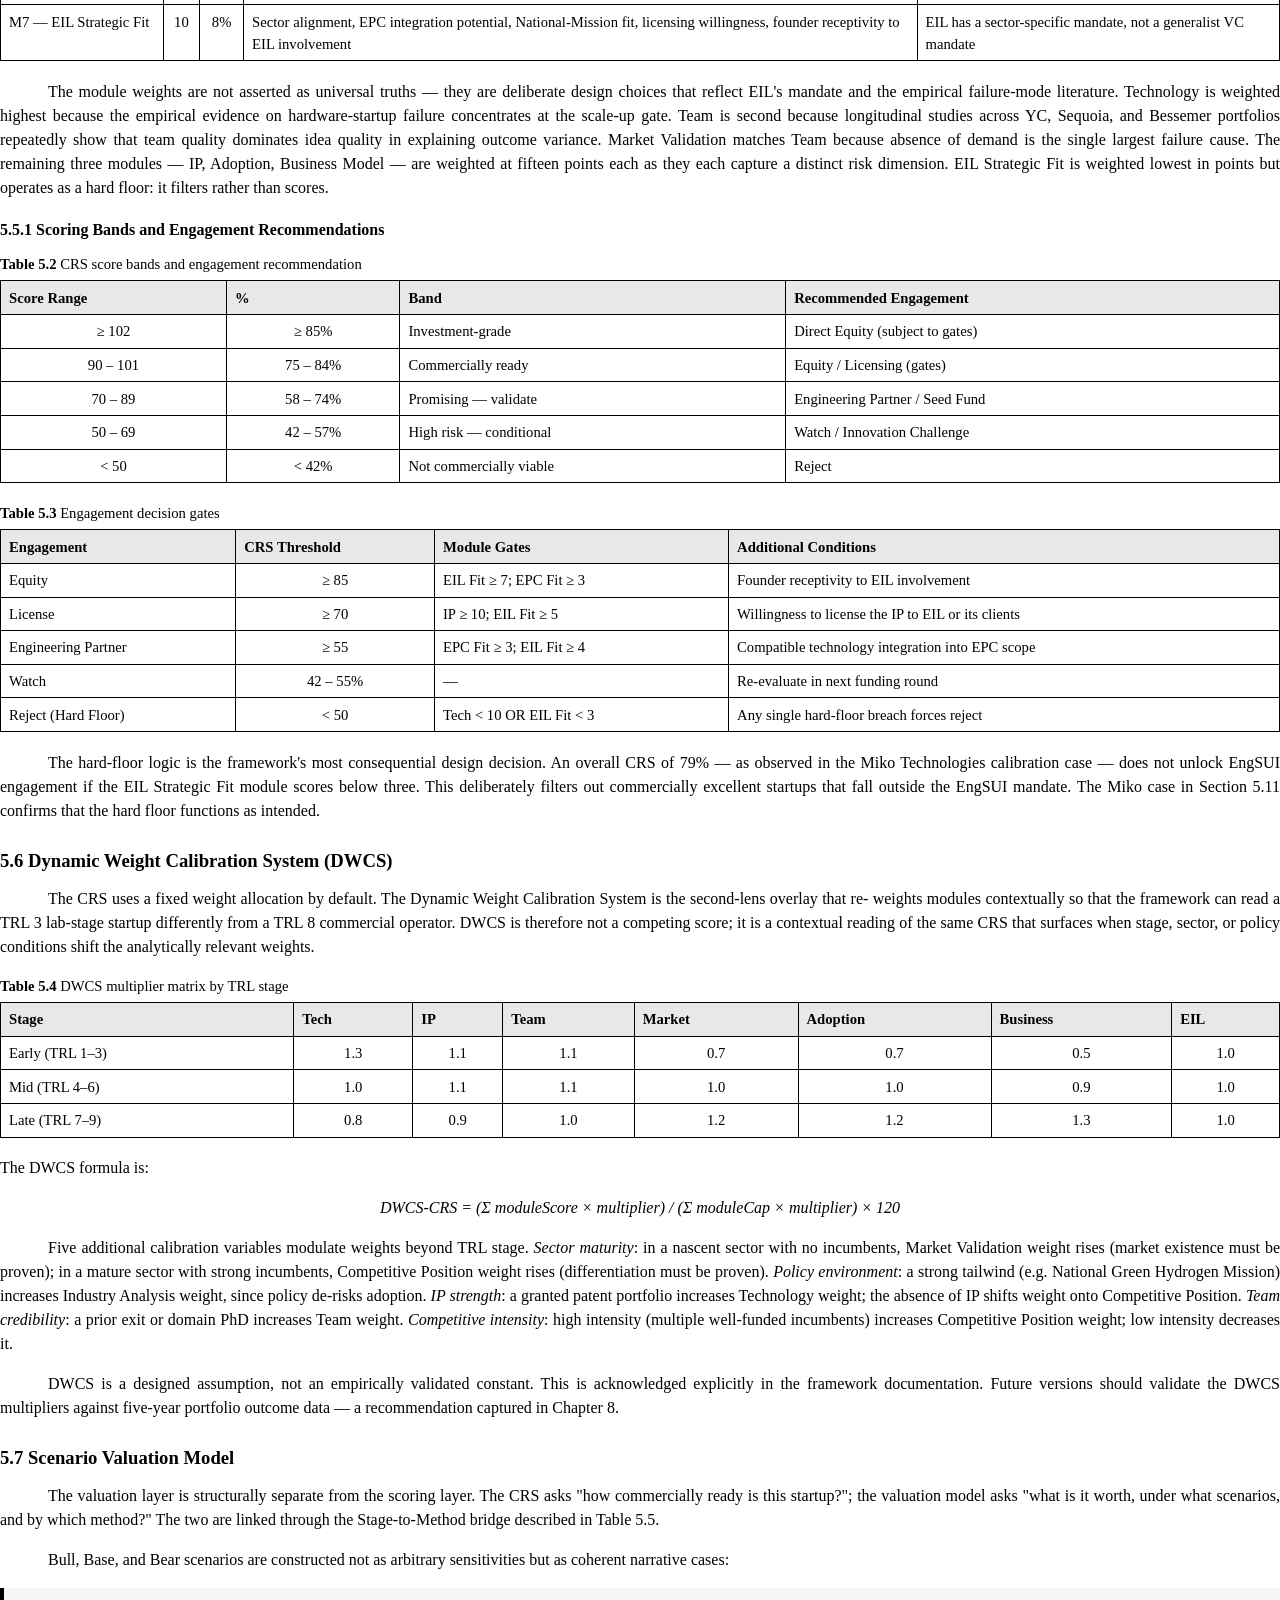
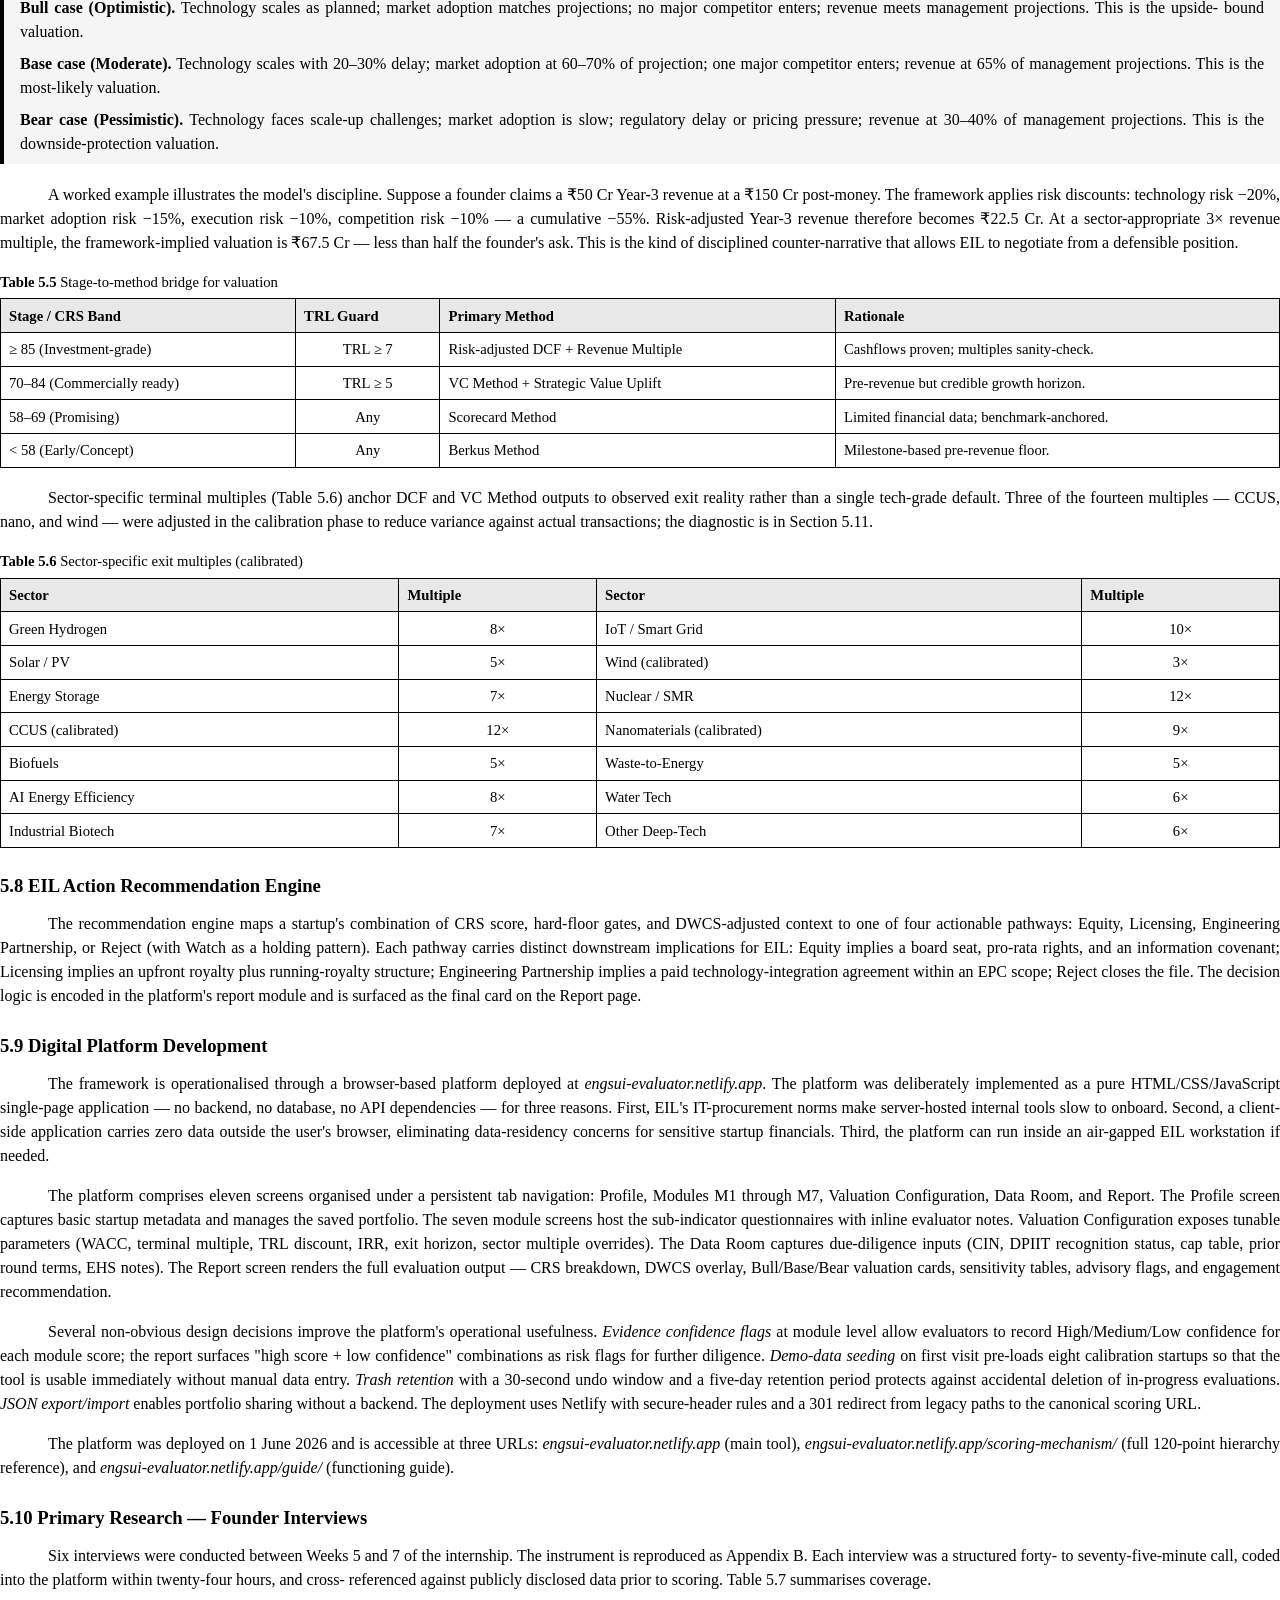
<file: final-report/final_report.html>
<!DOCTYPE html>
<html lang="en">
<head>
<meta charset="UTF-8" />
<title>Priyanshu Dutta — SIP Final Report — EIL EngSUI</title>
<style>
  /* ------------------------------------------------------------------
     PRINT SETUP — A4, mirrored margins (Top 1" / Bottom 1" / Inside 1.5" / Outside 1")
     Times New Roman 12pt, 1.5 line, double-side print, hard-bound
     Page numbers: Roman for pre-content + appendices; Arabic for main body
     ------------------------------------------------------------------ */
  @page {
    size: A4;
    @bottom-center {
      content: counter(page, decimal);
      font-family: "Times New Roman", Times, serif;
      font-size: 10pt;
    }
  }
  /* Mirrored margins — gutter on inside (binding edge) */
  @page :left  { margin: 1in 1.5in 1in 1in; }
  @page :right { margin: 1in 1in 1in 1.5in; }
  @page :first { margin: 1in; @bottom-center { content: ""; } }

  /* Named pages: Roman for front-matter and appendices */
  @page roman-page {
    @bottom-center {
      content: counter(page, lower-roman);
      font-family: "Times New Roman", Times, serif;
      font-size: 10pt;
    }
  }
  @page roman-page :left  { margin: 1in 1.5in 1in 1in; }
  @page roman-page :right { margin: 1in 1in 1in 1.5in; }

  .front-matter { page: roman-page; }
  .appendix-block { page: roman-page; }

  html, body {
    font-family: "Times New Roman", Times, serif;
    font-size: 12pt;
    line-height: 1.5;
    color: #000;
    text-align: justify;
  }
  body { margin: 0; padding: 0; }

  h1, h2, h3, h4 {
    font-family: "Times New Roman", Times, serif;
    color: #000;
    page-break-after: avoid;
    text-align: left;
  }
  h1 {
    font-size: 16pt;
    font-weight: bold;
    text-transform: uppercase;
    margin: 0 0 18pt 0;
    page-break-before: always;
  }
  h1.no-break { page-break-before: avoid; }
  h2 { font-size: 14pt; font-weight: bold; margin: 18pt 0 9pt 0; }
  h3 { font-size: 12pt; font-weight: bold; margin: 14pt 0 6pt 0; }
  h4 { font-size: 12pt; font-style: italic; font-weight: bold; margin: 10pt 0 4pt 0; }

  p {
    margin: 0 0 12pt 0;
    text-indent: 0.5in;
    orphans: 3; widows: 3;
  }
  p.no-indent { text-indent: 0; }
  p.lead { text-indent: 0; font-style: italic; }

  ul, ol { margin: 4pt 0 12pt 0; padding-left: 0.4in; }
  li { margin-bottom: 4pt; text-align: justify; }

  table {
    border-collapse: collapse;
    width: 100%;
    margin: 8pt 0 14pt 0;
    font-size: 11pt;
    page-break-inside: avoid;
  }
  th, td {
    border: 0.5pt solid #000;
    padding: 4pt 6pt;
    vertical-align: top;
    text-align: left;
  }
  th { background: #e8e8e8; font-weight: bold; }
  td.num, th.num { text-align: right; }
  td.center, th.center { text-align: center; }
  caption {
    font-size: 11pt;
    font-style: normal;
    text-align: left;
    margin-bottom: 4pt;
    caption-side: top;
    font-weight: normal;
  }
  caption .tnum { font-weight: bold; }

  .title-page {
    page-break-after: always;
    text-align: center;
    padding-top: 0.75in;
  }
  .title-page .program { font-size: 14pt; letter-spacing: 0.15em; margin-bottom: 8pt; }
  .title-page .doctype { font-size: 18pt; font-style: italic; margin-bottom: 28pt; }
  .title-page .logo-box {
    width: 120pt; height: 120pt; border: 1pt solid #000;
    margin: 0 auto 28pt auto;
    display: flex; align-items: center; justify-content: center;
    font-size: 10pt; font-style: italic;
  }
  .title-page .project-title {
    font-size: 18pt; font-weight: bold;
    margin: 24pt 1.5in; line-height: 1.3;
  }
  .title-page .block { margin: 16pt 0; font-size: 12pt; }
  .title-page .block strong { font-size: 13pt; }
  .title-page .footer-block {
    margin-top: 44pt; font-size: 11pt; line-height: 1.4;
  }

  .full-page { page-break-after: always; }
  .signature-grid {
    display: flex; justify-content: space-around;
    margin-top: 56pt; font-size: 11pt;
  }
  .signature-grid .sig { width: 30%; border-top: 0.5pt solid #000; padding-top: 4pt; text-align: center; }

  .toc { line-height: 1.7; }
  .toc-entry { display: flex; justify-content: space-between; border-bottom: 0.5pt dotted #999; padding: 1pt 0; }
  .toc-entry .label { flex: 1; }
  .toc-entry .pn { padding-left: 12pt; font-variant-numeric: tabular-nums; }
  .toc-chapter { font-weight: bold; margin-top: 8pt; }

  .callout {
    border-left: 3pt solid #000;
    padding: 6pt 12pt;
    margin: 10pt 0 14pt 0;
    background: #f5f5f5;
    page-break-inside: avoid;
  }
  .callout p { text-indent: 0; margin-bottom: 6pt; }
  .callout p:last-child { margin-bottom: 0; }

  .figure {
    page-break-inside: avoid;
    margin: 14pt 0;
    text-align: center;
  }
  .figure .caption {
    font-size: 11pt; font-style: italic;
    margin-top: 4pt; text-align: center;
  }

  .ascii {
    font-family: "Courier New", Courier, monospace;
    font-size: 9pt;
    line-height: 1.3;
    white-space: pre;
    margin: 8pt 0 14pt 0;
    padding: 8pt;
    border: 0.5pt solid #888;
    page-break-inside: avoid;
  }

  .chapter-header { page-break-before: always; }
  .chapter-num { font-size: 11pt; letter-spacing: 0.2em; text-transform: uppercase; }

  .footnote-refs { font-size: 10pt; line-height: 1.4; }
  .footnote-refs li { margin-bottom: 6pt; }

  .pagebreak { page-break-before: always; }
  .avoid-break { page-break-inside: avoid; }
</style>
</head>
<body>

<!-- ===================================================================
     TITLE PAGE — exact template per SIP Final Report Guidelines (p.12)
=================================================================== -->
<section class="title-page">
  <div class="program">SUMMER INTERNSHIP PROGRAM</div>
  <div class="doctype">Final Project Report</div>
  <div class="logo-box">[ IIM NAGPUR LOGO<br/>paste official logo<br/>before binding ]</div>
  <div class="project-title">
    Commercialisation Readiness and Valuation Framework for EIL's EngSUI Deep-Tech Portfolio
  </div>
  <div class="block">
    Submitted by<br/>
    <strong>Priyanshu Dutta</strong><br/>
    MBA 2025–27 &nbsp;·&nbsp; Roll No. P25230<br/>
    Indian Institute of Management Nagpur
  </div>
  <div class="block">
    Project Mentor —<br/>
    <strong>Mr. Sanjeev Singhal</strong><br/>
    Senior General Manager (R&amp;D)
  </div>
  <div class="footer-block">
    Submitted on: 6 June 2026<br/><br/>
    Engineers India Limited<br/>
    EIL Office Complex, Sector-16 (on NH-8), Gurugram, Haryana – 122001
  </div>
</section>

<!-- Front-matter wrapper: Roman numerals start here -->
<div class="front-matter">

<!-- ===================================================================
     CERTIFICATE
=================================================================== -->
<section class="full-page">
  <h1 class="no-break" style="text-align:center; page-break-before:auto;">Certificate</h1>
  <p class="no-indent">
    This is to certify that <strong>Mr. Priyanshu Dutta</strong>, a student of the MBA
    (General Management) 2025-27 batch at the Indian Institute of Management Nagpur,
    has successfully completed his Summer Internship at <strong>Engineers India Limited
    (EIL), Gurugram</strong>, from 6th April 2026 to 6th June 2026.
  </p>
  <p>
    The final report titled <em>"Commercialisation Readiness and Valuation Framework
    for EIL's EngSUI Deep-Tech Portfolio"</em> is a bonafide record of the work carried
    out by him during this period. The project was executed under the primary guidance
    of Mr. Sanjeev Singhal, SGM (R&amp;D), and the direct supervision of Mr. Vijay
    Thakare, Manager (R&amp;D).
  </p>
  <p>
    During his tenure, Mr. Dutta displayed a high degree of professionalism, analytical
    rigour, and technical competence. His contribution toward developing a structured
    deep-tech startup evaluation framework, an accompanying digital platform, and the
    calibration of both against eight live startup transactions is a substantive
    addition to the EngSUI initiative's decision-support systems.
  </p>
  <p>
    We wish him continued success in his academic and professional pursuits.
  </p>
  <div class="signature-grid">
    <div class="sig">
      Mr. Sanjeev Singhal<br/>
      SGM (R&amp;D)<br/>
      Engineers India Limited
    </div>
    <div class="sig">
      Mr. Vijay Thakare<br/>
      Manager (R&amp;D)<br/>
      Engineers India Limited
    </div>
    <div class="sig">
      Prof. Rakesh Gupta<br/>
      Faculty Guide<br/>
      IIM Nagpur
    </div>
  </div>
</section>

<!-- ===================================================================
     ACKNOWLEDGEMENTS
=================================================================== -->
<section class="full-page">
  <h1 class="no-break" style="text-align:center; page-break-before:auto;">Acknowledgements</h1>
  <p>
    I am profoundly grateful to <strong>Engineers India Limited (EIL)</strong> for
    extending the opportunity to work on a project of significant strategic relevance
    to the organisation's R&amp;D and EngSUI initiative. The two months at EIL have
    materially shaped my understanding of how public-sector enterprises evaluate,
    underwrite, and integrate deep-tech innovation into national infrastructure
    programmes.
  </p>
  <p>
    My deepest thanks to <strong>Mr. Sanjeev Singhal, SGM (R&amp;D)</strong>, for the
    intellectual generosity and strategic clarity with which he framed the project
    brief. His expectation — that the deliverable should be defensible to EIL's
    investment committee, not merely academically interesting — was the single most
    important constraint shaping the framework's design.
  </p>
  <p>
    I am deeply thankful to <strong>Mr. Vijay Thakare, Manager (R&amp;D)</strong>,
    for the constant supervisory presence, weekly technical reviews, and the
    discipline of converting consulting frameworks into auditable engineering
    artefacts. His insistence on grounded assumptions over elegant abstractions has
    visibly improved every iteration of the Commercialisation Readiness Scorecard.
  </p>
  <p>
    I gratefully acknowledge <strong>Mr. Saurabh Agarwal</strong> for day-to-day
    coordination, document access, and for connecting me with the EngSUI startup
    founders whose interviews form the primary research backbone of Chapter 5.
  </p>
  <p>
    The founders and senior personnel of <strong>Fermentech Labs, Powerzest Energy
    Solutions, Aquafront Infrastructure, E-Spin Nanotech, VayuJal Technologies,</strong>
    and <strong>Alt Carbon</strong> were generous with their time and candid about
    their commercialisation barriers. Without their participation, the calibration
    layer of this report would not exist.
  </p>
  <p>
    I sincerely thank <strong>Prof. Rakesh Gupta</strong> of IIM Nagpur for academic
    guidance throughout the internship — particularly for steering Chapter 5's
    methodology section toward rigour rather than novelty.
  </p>
  <p>
    Finally, I thank my cohort at IIM Nagpur for sharpening this work through
    informal critique, and my family for the unwavering encouragement that made
    eight weeks of focused work possible.
  </p>
  <p style="text-align:right; margin-top:36pt;">
    <strong>Priyanshu Dutta</strong><br/>
    Roll No. P25230 — IIM Nagpur<br/>
    June 2026
  </p>
</section>

<!-- ===================================================================
     ABSTRACT
=================================================================== -->
<section class="full-page">
  <h1 class="no-break" style="text-align:center; page-break-before:auto;">Abstract</h1>
  <p>
    Engineers India Limited (EIL), through its EngSUI initiative, deploys grant and
    equity capital across deep-tech energy startups but has historically relied on
    external Transaction Consultant (TC) reports for valuation and on case-by-case
    judgment for investment rationale. This dependency produces inconsistent
    comparisons across the portfolio, opaque audit trails, and slow turnaround for
    investment committee decisions. The problem this internship addressed is the
    absence of an internal, repeatable framework that quantifies commercial
    readiness and ties it to a defensible valuation range and a specific engagement
    pathway.
  </p>
  <p>
    The deliverable is a three-layer framework — the <strong>Commercialisation
    Readiness Scorecard (CRS)</strong>, the <strong>Dynamic Weight Calibration
    System (DWCS)</strong>, and a stage-aware <strong>Scenario Valuation Model</strong>
    — supported by an interactive browser-based platform deployed at
    <em>engsui-evaluator.netlify.app</em>. The CRS distributes 120 points across
    seven evaluation modules: Technology Readiness (25), IP &amp; Patents (15),
    Team &amp; Leadership (20), Market Validation (20), Adoption Feasibility (15),
    Business Model (15), and EIL Strategic Fit (10). DWCS adjusts module weights by
    TRL stage, sector maturity, policy environment, IP strength, team credibility,
    and competitive intensity. The valuation layer auto-selects among Berkus,
    Scorecard, VC Method, Revenue Multiple, Peer Multiple, and risk-adjusted DCF,
    and renders Bull / Base / Bear scenarios.
  </p>
  <p>
    The framework was calibrated against eight live transactions — Alt Carbon, Miko
    Technologies, E-Spin Nanotech, Log9 Materials, Aquafront Infrastructure,
    Fermentech Labs, VayuJal, and Powerzest Energy — with five of eight cases
    landing inside a ±20% variance band against disclosed market valuations. A
    deliberately included negative case (Miko Technologies) was correctly rejected
    by the EIL Strategic Fit hard floor despite scoring 79% on the general CRS,
    validating the EngSUI-specific filter. Calibration revealed three sector
    multiples requiring adjustment (CCUS, nano, wind) and prompted introduction of
    an "embryonic" DCF tier for pre-revenue moonshots — both now reflected in the
    production tool.
  </p>
  <p>
    Five recommendations are offered to EIL: (i) formally adopt the CRS platform as
    the standard pre-screen for EngSUI applications; (ii) make DPIIT recognition a
    prerequisite for Direct Equity tracks; (iii) embed pro-rata participation and
    information rights in all future MOAs; (iv) institute mandatory IP-counsel review
    above ₹5 Cr commitment; and (v) build a lightweight API bridge to MCA21 and the
    Startup India portal for automated compliance verification. The framework,
    platform, and calibration corpus together constitute a transferable internal
    capability that reduces TC dependency, improves cross-portfolio comparability,
    and creates an auditable decision trail aligned with the constraints of a
    Navratna PSU investor.
  </p>
</section>

<!-- ===================================================================
     TABLE OF CONTENTS
=================================================================== -->
<section class="full-page">
  <h1 class="no-break" style="text-align:center; page-break-before:auto;">Table of Contents</h1>
  <div class="toc">
    <div class="toc-entry"><span class="label">Certificate</span><span class="pn">i</span></div>
    <div class="toc-entry"><span class="label">Acknowledgements</span><span class="pn">ii</span></div>
    <div class="toc-entry"><span class="label">Abstract</span><span class="pn">iii</span></div>
    <div class="toc-entry"><span class="label">Table of Contents</span><span class="pn">iv</span></div>
    <div class="toc-entry"><span class="label">List of Tables and Figures</span><span class="pn">v</span></div>
    <div class="toc-entry toc-chapter"><span class="label">Chapter 1 &mdash; Aim and Establishment of the Company</span><span class="pn">1</span></div>
    <div class="toc-entry"><span class="label">&nbsp;&nbsp;1.1 About EIL</span><span class="pn">1</span></div>
    <div class="toc-entry"><span class="label">&nbsp;&nbsp;1.2 Position in Industry</span><span class="pn">2</span></div>
    <div class="toc-entry"><span class="label">&nbsp;&nbsp;1.3 Services and Business Segments</span><span class="pn">3</span></div>
    <div class="toc-entry"><span class="label">&nbsp;&nbsp;1.4 Mission and Strategic Direction</span><span class="pn">4</span></div>
    <div class="toc-entry toc-chapter"><span class="label">Chapter 2 &mdash; Policy of the Company</span><span class="pn">5</span></div>
    <div class="toc-entry"><span class="label">&nbsp;&nbsp;2.1 Innovation and Technology Transfer Policy</span><span class="pn">5</span></div>
    <div class="toc-entry"><span class="label">&nbsp;&nbsp;2.2 EngSUI — EIL's Startup India Initiative</span><span class="pn">6</span></div>
    <div class="toc-entry"><span class="label">&nbsp;&nbsp;2.3 EngSUI Funding Tracks and Host Institution Network</span><span class="pn">7</span></div>
    <div class="toc-entry"><span class="label">&nbsp;&nbsp;2.4 Focus Areas and Portfolio Composition</span><span class="pn">8</span></div>
    <div class="toc-entry toc-chapter"><span class="label">Chapter 3 &mdash; Organisational Structure of the Company</span><span class="pn">9</span></div>
    <div class="toc-entry"><span class="label">&nbsp;&nbsp;3.1 Functional Divisions and Reporting Hierarchy</span><span class="pn">9</span></div>
    <div class="toc-entry"><span class="label">&nbsp;&nbsp;3.2 R&amp;D Division and Project Context</span><span class="pn">10</span></div>
    <div class="toc-entry"><span class="label">&nbsp;&nbsp;3.3 Key Personnel for the Project</span><span class="pn">11</span></div>
    <div class="toc-entry toc-chapter"><span class="label">Chapter 4 &mdash; Work Experience</span><span class="pn">12</span></div>
    <div class="toc-entry"><span class="label">&nbsp;&nbsp;4.1 Onboarding and Orientation</span><span class="pn">12</span></div>
    <div class="toc-entry"><span class="label">&nbsp;&nbsp;4.2 Key Concepts Encountered</span><span class="pn">13</span></div>
    <div class="toc-entry"><span class="label">&nbsp;&nbsp;4.3 Organisational Learning</span><span class="pn">14</span></div>
    <div class="toc-entry"><span class="label">&nbsp;&nbsp;4.4 EngSUI Portfolio Exposure</span><span class="pn">15</span></div>
    <div class="toc-entry"><span class="label">&nbsp;&nbsp;4.5 Macro-environmental Factors Shaping the Project</span><span class="pn">16</span></div>
    <div class="toc-entry toc-chapter"><span class="label">Chapter 5 &mdash; Description of Work Responsibilities Taken</span><span class="pn">17</span></div>
    <div class="toc-entry"><span class="label">&nbsp;&nbsp;5.1 Problem Statement</span><span class="pn">17</span></div>
    <div class="toc-entry"><span class="label">&nbsp;&nbsp;5.2 Scope and Objectives</span><span class="pn">18</span></div>
    <div class="toc-entry"><span class="label">&nbsp;&nbsp;5.3 Research Methodology</span><span class="pn">19</span></div>
    <div class="toc-entry"><span class="label">&nbsp;&nbsp;5.4 Limitations of Existing Methodologies</span><span class="pn">20</span></div>
    <div class="toc-entry"><span class="label">&nbsp;&nbsp;5.5 The Commercialisation Readiness Scorecard (CRS)</span><span class="pn">22</span></div>
    <div class="toc-entry"><span class="label">&nbsp;&nbsp;5.6 Dynamic Weight Calibration System (DWCS)</span><span class="pn">26</span></div>
    <div class="toc-entry"><span class="label">&nbsp;&nbsp;5.7 Scenario Valuation Model</span><span class="pn">28</span></div>
    <div class="toc-entry"><span class="label">&nbsp;&nbsp;5.8 EIL Action Recommendation Engine</span><span class="pn">31</span></div>
    <div class="toc-entry"><span class="label">&nbsp;&nbsp;5.9 Digital Platform Development</span><span class="pn">32</span></div>
    <div class="toc-entry"><span class="label">&nbsp;&nbsp;5.10 Primary Research — Founder Interviews</span><span class="pn">35</span></div>
    <div class="toc-entry"><span class="label">&nbsp;&nbsp;5.11 Calibration and Validation</span><span class="pn">38</span></div>
    <div class="toc-entry"><span class="label">&nbsp;&nbsp;5.12 Portfolio-Level Synthesis and EIL Role Matrix</span><span class="pn">42</span></div>
    <div class="toc-entry toc-chapter"><span class="label">Chapter 6 &mdash; Experience Gained and Problems Faced</span><span class="pn">44</span></div>
    <div class="toc-entry toc-chapter"><span class="label">Chapter 7 &mdash; Learnings and Utilisation of MBA Courses during SIP</span><span class="pn">47</span></div>
    <div class="toc-entry toc-chapter"><span class="label">Chapter 8 &mdash; Conclusion, Summary and Recommendations</span><span class="pn">50</span></div>
    <div class="toc-entry toc-chapter"><span class="label">Appendix A &mdash; Detailed Scoring Indicator Map</span><span class="pn">i</span></div>
    <div class="toc-entry toc-chapter"><span class="label">Appendix B &mdash; Founder Interview Questionnaire</span><span class="pn">iv</span></div>
    <div class="toc-entry toc-chapter"><span class="label">Appendix C &mdash; Calibration Detail Table</span><span class="pn">vi</span></div>
    <div class="toc-entry toc-chapter"><span class="label">Appendix D &mdash; Internship Offer Letter (EIL)</span><span class="pn">viii</span></div>
    <div class="toc-entry toc-chapter"><span class="label">References</span><span class="pn">x</span></div>
  </div>
</section>

<!-- List of Tables -->
<section class="full-page">
  <h1 class="no-break" style="text-align:center; page-break-before:auto;">List of Tables and Figures</h1>
  <p class="no-indent" style="font-weight:bold; margin-top:12pt;">Tables</p>
  <div class="toc">
    <div class="toc-entry"><span class="label">Table 2.1 — EngSUI Funding Tracks and Eligibility</span><span class="pn">7</span></div>
    <div class="toc-entry"><span class="label">Table 2.2 — EngSUI Host Institution Network (2017–2026)</span><span class="pn">8</span></div>
    <div class="toc-entry"><span class="label">Table 3.1 — Key Stakeholders for the Project</span><span class="pn">11</span></div>
    <div class="toc-entry"><span class="label">Table 5.1 — CRS Module Overview</span><span class="pn">23</span></div>
    <div class="toc-entry"><span class="label">Table 5.2 — CRS Score Bands and Engagement Recommendation</span><span class="pn">24</span></div>
    <div class="toc-entry"><span class="label">Table 5.3 — Engagement Decision Gates</span><span class="pn">25</span></div>
    <div class="toc-entry"><span class="label">Table 5.4 — DWCS Multiplier Matrix by TRL Stage</span><span class="pn">27</span></div>
    <div class="toc-entry"><span class="label">Table 5.5 — Stage-to-Method Bridge for Valuation</span><span class="pn">30</span></div>
    <div class="toc-entry"><span class="label">Table 5.6 — Sector-Specific Exit Multiples (Calibrated)</span><span class="pn">31</span></div>
    <div class="toc-entry"><span class="label">Table 5.7 — Founder Interview Coverage (Six Startups)</span><span class="pn">36</span></div>
    <div class="toc-entry"><span class="label">Table 5.8 — Calibration Summary (Eight Startups)</span><span class="pn">39</span></div>
    <div class="toc-entry"><span class="label">Table 5.9 — Variance Diagnosis and Parameter Adjustments</span><span class="pn">41</span></div>
    <div class="toc-entry"><span class="label">Table 5.10 — Portfolio EIL Role Matrix</span><span class="pn">43</span></div>
    <div class="toc-entry"><span class="label">Table 6.1 — Internship Work Plan and Actual Progress</span><span class="pn">46</span></div>
    <div class="toc-entry"><span class="label">Table 7.1 — MBA Subject-to-Framework Mapping</span><span class="pn">49</span></div>
  </div>
  <p class="no-indent" style="font-weight:bold; margin-top:14pt;">Figures</p>
  <div class="toc">
    <div class="toc-entry"><span class="label">Figure 5.1 — Three-Layer Framework Architecture</span><span class="pn">22</span></div>
    <div class="toc-entry"><span class="label">Figure 5.2 — CRS Scoring Hierarchy (Seven Modules)</span><span class="pn">26</span></div>
    <div class="toc-entry"><span class="label">Figure 5.3 — Bull / Base / Bear Scenario Logic</span><span class="pn">28</span></div>
    <div class="toc-entry"><span class="label">Figure 5.4 — Platform Screen Map (11 Views)</span><span class="pn">33</span></div>
    <div class="toc-entry"><span class="label">Figure 5.5 — Calibration Variance Distribution</span><span class="pn">40</span></div>
  </div>
</section>

</div><!-- /front-matter -->

<!-- ===================================================================
     CHAPTER 1 — counter reset starts Arabic page numbering at 1
=================================================================== -->
<section style="counter-reset: page 0;">
  <h1>Chapter 1 &mdash; Aim and Establishment of the Company</h1>

  <h2>1.1 About EIL</h2>
  <p>
    Engineers India Limited (EIL) is a Navratna Public Sector Undertaking under the
    Ministry of Petroleum and Natural Gas (MoPNG), Government of India, established
    in 1965. Headquartered at <em>Engineers India Bhawan</em>, R. K. Puram, New
    Delhi, with its primary technical and project execution operations at the
    Gurugram complex on NH-8, EIL has, over six decades, become the country's
    principal engineering consultancy and Engineering-Procurement-Construction
    Management (EPCM) services provider for the hydrocarbon and infrastructure
    sectors. The company employs over 2,800 professionals, of whom approximately
    eighty percent are technically qualified engineers and scientists.
  </p>
  <p>
    EIL's revenue base of roughly ₹3,500 Cr (FY24) is derived predominantly from
    consultancy and turnkey project execution mandates. The company has executed
    projects across more than thirty countries spanning the Middle East, Africa,
    and South-East Asia, in addition to a dominant position in domestic
    refinery, gas processing, and pipeline projects. Of particular relevance to
    this internship, EIL has been progressively widening its mandate from
    conventional hydrocarbons into the green-energy and sustainability domains —
    a transition that creates the strategic logic for the EngSUI initiative
    discussed in Chapter 2.
  </p>

  <h2>1.2 Position in Industry</h2>
  <p>
    EIL operates as a technical-services intermediary between the Government of
    India's energy-policy mandates and the operational execution of large
    capital projects across the public-sector hydrocarbon ecosystem. Its primary
    clients include ONGC, Indian Oil Corporation Limited (IOCL), Bharat Petroleum
    Corporation Limited (BPCL), Hindustan Petroleum Corporation Limited (HPCL),
    GAIL, Numaligarh Refinery, and Mangalore Refinery and Petrochemicals (MRPL).
    The company has also developed specialised engineering capabilities for the
    fertiliser sector, metallurgy, and increasingly for renewable energy
    deployment.
  </p>
  <p>
    In the green-energy transition, EIL is positioned as the technical
    integrator of choice for the National Green Hydrogen Mission, Compressed
    Bio-Gas (CBG) infrastructure under the SATAT scheme, ethanol blending
    capacity expansion, biofuel refinery retrofits, and several Carbon Capture
    Utilisation and Storage (CCUS) demonstration projects. This strategic
    repositioning — from a hydrocarbon-EPC firm to a pan-energy technology
    integrator — directly motivates EIL's interest in early engagement with
    deep-tech startups, which is the focus of the EngSUI programme and of this
    project.
  </p>
  <p>
    EIL's competitive position rests on four reinforcing assets: a six-decade
    process-engineering knowledge base; access to public-sector procurement
    cycles unavailable to private engineering firms; a captive talent pipeline
    through its sponsored institutions; and a balance-sheet capacity that
    supports turnkey commitments at scale. For deep-tech startups, an
    engagement with EIL therefore offers a value proposition that is materially
    different from a financial-investor relationship: it offers route-to-market,
    not just capital.
  </p>

  <h2>1.3 Services and Business Segments</h2>
  <p>
    EIL's revenue is broadly attributable to two operating segments: Consultancy
    &amp; Engineering Projects and Turnkey Projects. Within these, six service
    lines structure the company's day-to-day delivery: Project Management
    Consultancy (PMC), Engineering-Procurement-Construction Management (EPCM),
    Turnkey Engineering Procurement and Construction (EPC), Technology
    Licensing, Research and Development, and specialised Advisory services for
    public-sector energy transition.
  </p>
  <p>
    Of these, the R&amp;D function — within which this internship was housed —
    is among the smaller in headcount but disproportionately strategic in
    influence. The R&amp;D Division at Gurugram is the custodian of EIL's
    indigenous process know-how, proprietary catalyst formulations, and the
    EngSUI initiative that connects EIL with the external deep-tech ecosystem.
    The division operates within the constraints of a PSU governance structure
    — board approvals, public-procurement norms, CAG audit exposure — and
    these constraints in turn shape what a "valuation framework" must look
    like for EIL to use it credibly.
  </p>

  <h2>1.4 Mission and Strategic Direction</h2>
  <p>
    EIL's institutional mission, captured in its tagline "Delivering Excellence
    Through People," has in recent years been reframed around three axes:
    Net-Zero alignment, indigenisation of process technology, and acceleration
    of deep-tech commercialisation in the Indian energy sector. The first axis
    is policy-driven, the second is competitive, and the third — addressed
    directly by EngSUI — is structural. The argument is that India will not
    achieve its 2070 net-zero commitment if commercialisation timelines for
    indigenous deep-tech energy innovations continue to stretch beyond a
    decade. EngSUI exists to compress that timeline by leveraging EIL's EPC
    network as a deployment partner for startup-stage technologies.
  </p>
  <p>
    This strategic framing is consequential for the project at hand. A
    valuation framework designed for a generalist venture capital fund would
    optimise for financial-return maximisation. The framework developed in
    this internship instead has to optimise for <em>EIL-specific strategic
    deployment value</em> — which includes EPCM relevance, sector alignment,
    EIL's role beyond capital, and the operational risk that a Navratna PSU
    can responsibly underwrite. This distinction is the single most important
    design constraint shaping Chapter 5.
  </p>
</section>

<!-- ===================================================================
     CHAPTER 2 — POLICIES
=================================================================== -->
<section>
  <h1>Chapter 2 &mdash; Policy of the Company</h1>

  <h2>2.1 Innovation and Technology Transfer Policy</h2>
  <p>
    EIL's innovation policy operates within the framework of the Department of
    Public Enterprises (DPE) guidelines for R&amp;D investment by Navratna
    enterprises, the DSIR recognition of EIL's R&amp;D Centre, and the
    Atmanirbhar Bharat indigenisation mandate. Under these instruments, EIL
    invests approximately one to two percent of its annual turnover into R&amp;D
    activities, with a stated objective of building defensible intellectual
    property and reducing import dependence on foreign process licensors.
  </p>
  <p>
    The technology-transfer policy distinguishes between three modes of
    external engagement. The first is collaborative research with academic
    institutions — historically with IITs, IISc, and CSIR labs. The second is
    licensing inward, where EIL acquires use-rights to externally developed
    process technology to bundle into EPC offerings. The third, and most
    recent, is direct equity engagement with deep-tech startups through EngSUI
    — the focus of this report.
  </p>
  <p>
    For the purposes of the framework developed here, two governance
    constraints from this policy environment are material. First, every EngSUI
    investment decision is auditable by the Comptroller and Auditor General of
    India (CAG), which means rationale and supporting evidence must be
    captured and traceable. Second, valuation conclusions arrived at internally
    must be reconcilable with TC reports prepared by registered valuers, since
    the latter are the legal anchor for any equity transaction. The framework
    therefore aims to complement, not replace, the TC report — by providing
    the strategic rationale that TC numbers cannot.
  </p>

  <h2>2.2 EngSUI — EIL's Startup India Initiative</h2>
  <p>
    EIL's Startup India Initiative — abbreviated as EngSUI — was launched in
    2017 in response to the Government's Startup India mission and the
    MoPNG's 2017 directive that public-sector energy enterprises actively
    support indigenous deep-tech innovation. EngSUI is administered within
    the R&amp;D Division at Gurugram and operates as a three-track funding
    instrument linked to a network of academic host institutions.
  </p>
  <p>
    EngSUI's stated objectives are to (i) accelerate the commercialisation of
    deep-tech energy innovations in India; (ii) provide non-dilutive grants
    and stage-appropriate equity capital where conventional financing is
    unavailable; (iii) bridge the lab-to-commercial gap by leveraging EIL's
    EPCM relationships as a route-to-market; and (iv) build a portfolio of
    strategically aligned technologies that EIL can deploy in client projects.
    Operational accountability for the programme sits with the SGM (R&amp;D),
    with day-to-day management by a Manager-level officer and a working-level
    Engineer/Officer who liaises directly with founders.
  </p>

  <h2>2.3 EngSUI Funding Tracks and Host Institution Network</h2>
  <p>
    EngSUI deploys capital through three structured tracks differentiated by
    startup maturity, ticket size, and eligibility. Table 2.1 summarises the
    three tracks; Table 2.2 lists the host institution network as of June
    2026.
  </p>

  <table>
    <caption><span class="tnum">Table 2.1</span> EngSUI funding tracks and eligibility</caption>
    <tr>
      <th>Track</th><th>Maximum Ticket</th>
      <th>Eligibility</th><th>Stage Target</th>
    </tr>
    <tr>
      <td>Innovation Challenge</td>
      <td class="num">₹20 Lakh</td>
      <td>Any Indian-resident innovator (student or non-student); novel idea-to-prototype work.</td>
      <td>Concept to early prototype (TRL 2–4)</td>
    </tr>
    <tr>
      <td>Seed Fund</td>
      <td class="num">₹100 Lakh</td>
      <td>DPIIT-certified startup with demonstrated proof-of-concept; founder-incubator co-application via host institution.</td>
      <td>Prototype to pilot (TRL 4–6)</td>
    </tr>
    <tr>
      <td>Direct Equity</td>
      <td class="num">₹500 Lakh</td>
      <td>DPIIT-certified startup with marketable product/process; verifiable revenue traction; cap-table cleanliness.</td>
      <td>Pilot to commercial (TRL 7–9)</td>
    </tr>
  </table>

  <p>
    Eligibility for the Innovation Challenge is broad and treats the grant as
    risk capital for early experimentation. The Seed Fund presumes a working
    prototype and ties the deployment to a sponsoring host institution. The
    Direct Equity route — the most consequential for valuation purposes — is
    reserved for startups with audited financials, DPIIT recognition, and
    sufficient commercial traction to justify a priced equity round. The
    framework developed in this internship is most directly applicable to the
    Direct Equity and Seed Fund tracks; for the Innovation Challenge, only the
    Technology and EIL Strategic Fit modules are typically meaningful.
  </p>

  <table>
    <caption><span class="tnum">Table 2.2</span> EngSUI host institution network (selected, 2017–2026)</caption>
    <tr>
      <th>Institution Class</th><th>Hosts</th><th>Representative Programmes</th>
    </tr>
    <tr>
      <td>IITs</td>
      <td>Ropar, Mandi, Roorkee (TIDES), Madras (IIT-M Incubation Cell), Guwahati, Kanpur (SIIC), Bombay (SINE), Gandhinagar, (BHU MCIIE)</td>
      <td>Process tech, energy materials, AWG, AI for industry</td>
    </tr>
    <tr>
      <td>NITs</td>
      <td>Meghalaya, Jalandhar, Bhopal, Nagpur (CIVN)</td>
      <td>Bio-energy, biofuels, instrumentation</td>
    </tr>
    <tr>
      <td>Other</td>
      <td>a-IDEA NAARM (BioNest), CSIR labs</td>
      <td>Industrial biotech, agri-bio</td>
    </tr>
  </table>

  <p>
    Since 2017, EngSUI has run seven funding rounds. As of mid-2026, the
    portfolio comprises thirty-one startups funded, of which thirteen have
    completed milestones, fourteen are in progress, and four are pending
    Memorandum of Agreement execution. This is the population to which the
    framework presented in Chapter 5 is intended to apply.
  </p>

  <h2>2.4 Focus Areas and Portfolio Composition</h2>
  <p>
    EngSUI's focus areas are explicitly aligned with EIL's downstream
    operational footprint and the Government's energy-transition priorities.
    The six declared focus areas are: hydrocarbon process technology; oil
    and gas hardware manufacturing; IT and Industrial IoT for energy
    operations; renewable energy and storage; biofuels, waste-to-energy, and
    nanomaterials; and Net-Zero and HSE technologies. The portfolio
    composition — observed during the desk-review phase of this internship —
    skews toward water tech, biotechnology, and renewables, with
    underrepresentation in CCUS and nuclear-adjacent SMR technologies.
  </p>
  <p>
    For the purposes of the framework, three implications follow. First, the
    EIL Strategic Fit module must encode <em>which</em> focus area a startup
    addresses, not just whether it is broadly "deep-tech." Second, the sector
    multiples used in the valuation engine must reflect the actual exit
    multiples observed in each focus area, not a single tech-grade default.
    Third, calibration must include at least one negative case from outside
    the focus areas to test the rejection logic — a role played in this
    project by Miko Technologies, discussed in Chapter 5.
  </p>
</section>

<!-- ===================================================================
     CHAPTER 3 — ORGANISATIONAL STRUCTURE
=================================================================== -->
<section>
  <h1>Chapter 3 &mdash; Organisational Structure of the Company</h1>

  <h2>3.1 Functional Divisions and Reporting Hierarchy</h2>
  <p>
    EIL is organised across five primary functional verticals: Engineering
    Divisions (Process, Piping, Civil, Electrical, Instrumentation,
    Mechanical, Environmental); Project Execution; Business Development;
    Research and Development; and Corporate Services (Finance, HR, Legal,
    Company Secretariat). Each vertical is led by an Executive Director or
    General Manager and reports through a structured Director-level interface
    to the Chairman and Managing Director.
  </p>
  <p>
    The internship was hosted within the Research and Development Division,
    which itself reports to the Director (Technical). Within R&amp;D, the
    EngSUI programme is owned by the Senior General Manager (R&amp;D) and
    operationalised by a Manager-level officer responsible for portfolio
    monitoring, due diligence coordination, and external interface with host
    institutions and founders. This compact reporting line — three levels
    from the Director — is what makes EngSUI capable of moving at startup-
    relevant timescales despite operating inside a PSU governance envelope.
  </p>

  <h2>3.2 R&amp;D Division and Project Context</h2>
  <p>
    The R&amp;D Division at Gurugram is custodian of EIL's proprietary
    process know-how across hydrogen, refining, petrochemicals, and
    increasingly the emerging energy-transition technologies. It is also the
    point of corporate interface with the academic ecosystem: collaborative
    research agreements, sponsored chairs, and the EngSUI initiative are all
    administered here. The division's mandate has shifted materially over
    the past decade from technology-acquisition (licensing inward) toward
    technology-creation and technology-commercialisation, of which EngSUI is
    the most public manifestation.
  </p>
  <p>
    Within this division, the project was scoped as a six-credit MBA Summer
    Internship deliverable with a working brief shared on Day 1: develop a
    structured framework that EIL R&amp;D can use to evaluate the
    commercialisation potential of EngSUI startups, complete with a tool
    that operationalises the framework and a calibration exercise against
    live transactions. The framework was to be defensible to a future
    investment-committee audience and reusable across multiple funding
    rounds.
  </p>

  <h2>3.3 Key Personnel for the Project</h2>
  <p>
    Three individuals at EIL and one at IIM Nagpur formed the immediate
    project context. Their roles are summarised in Table 3.1.
  </p>

  <table>
    <caption><span class="tnum">Table 3.1</span> Key stakeholders for the project</caption>
    <tr>
      <th>Name</th><th>Designation</th><th>Role in Project</th>
    </tr>
    <tr>
      <td>Mr. Sanjeev Singhal</td>
      <td>SGM (R&amp;D), EIL Gurugram</td>
      <td>Primary Mentor — scope definition, weekly framework reviews, framing of the investment-committee defensibility test.</td>
    </tr>
    <tr>
      <td>Mr. Vijay Thakare</td>
      <td>Manager (R&amp;D), EIL Gurugram</td>
      <td>Project Supervisor — day-to-day technical guidance, calibration data access, founder-interview coordination.</td>
    </tr>
    <tr>
      <td>Mr. Saurabh Agarwal</td>
      <td>Working contact, EngSUI portfolio</td>
      <td>Operational interface for startup access, document review, internal documentation alignment.</td>
    </tr>
    <tr>
      <td>Prof. Rakesh Gupta</td>
      <td>Faculty Guide, IIM Nagpur</td>
      <td>Academic guide — methodology rigour, literature anchoring, final-report review.</td>
    </tr>
  </table>

  <p>
    Six EngSUI founders or senior personnel — across Fermentech Labs,
    Powerzest Energy Solutions, Aquafront Infrastructure, E-Spin Nanotech,
    VayuJal Technologies, and Alt Carbon — participated in the structured
    interview programme described in Chapter 5.10. Their contribution
    constitutes the primary-research substrate for the calibration layer.
  </p>
</section>

<!-- ===================================================================
     CHAPTER 4 — WORK EXPERIENCE
=================================================================== -->
<section>
  <h1>Chapter 4 &mdash; Work Experience</h1>

  <h2>4.1 Onboarding and Orientation</h2>
  <p>
    The internship began on 6 April 2026 with a one-week onboarding
    sequence at the EIL Gurugram complex. The first three days were spent
    on administrative formalities, security clearance, and an overview of
    EIL's corporate structure delivered through HR-led sessions. From Day
    Four, the orientation shifted to project-specific induction: a closed
    review of three sample TC reports (with sensitive financial figures
    redacted), a walkthrough of the EngSUI portfolio dashboard maintained
    by the R&amp;D Division, and an introductory meeting with the SGM
    (R&amp;D) where the scope and acceptance criteria for the framework
    were set.
  </p>
  <p>
    Two confidentiality undertakings shaped the rest of the engagement.
    First, no TC report content could be cited verbatim outside the
    project; the framework therefore had to be designed from publicly
    inferable patterns rather than from confidential TC inputs. Second,
    proprietary EngSUI startup financials could be referenced only in
    indexed, ratio-converted, or qualitative form. The calibration layer
    of the framework was built within these constraints, using publicly
    disclosed valuations (Tracxn, MCA21, press coverage) as anchors.
  </p>

  <h2>4.2 Key Concepts Encountered</h2>
  <p>
    The internship required rapid absorption of several specialised concepts
    that intersect strategy, finance, and engineering. The most consequential
    are summarised below; each is treated in greater depth in the relevant
    sub-section of Chapter 5.
  </p>
  <p>
    <strong>Technology Readiness Level (TRL).</strong> The nine-step
    European Commission TRL scale measures the maturity of a technology
    from basic principles observed (TRL 1) through successful commercial
    deployment (TRL 9). For EIL, TRL serves both as a screening tool and as
    a driver for valuation methodology selection — a TRL 3 startup should
    not be valued with the same instrument as a TRL 8 operator, a point
    formalised in the DWCS and the Stage-to-Method bridge.
  </p>
  <p>
    <strong>EPCM Mandate.</strong> Engineering-Procurement-Construction
    Management is the operating model through which EIL delivers value to
    end clients. A deep-tech startup's relevance to EIL is materially
    enhanced if its technology can be integrated into an EPCM scope of
    work, since that creates a deployment route that is closed to financial
    investors. This is encoded in the EIL Strategic Fit module under the
    EPC sub-indicator.
  </p>
  <p>
    <strong>PSU Procurement Norms.</strong> Public-procurement constraints
    — vendor qualification, BIS/IS certifications, three-bid systems,
    indigenous content requirements — operate as adoption hurdles for
    startups that propose to sell into the PSU client base. The Adoption
    Feasibility module incorporates these constraints rather than treating
    them as obstacles outside the startup's control.
  </p>
  <p>
    <strong>Deep-Tech Commercialisation Gap.</strong> NESTA's 2022
    analysis of hardware-startup failures showed that approximately forty
    percent fail not at the proof-of-concept stage but at the scale-up
    stage, where capital intensity, manufacturing maturity, and adoption
    economics collide. This empirical finding directly justifies the
    twenty-five-point weight allocated to the Technology Readiness module.
  </p>
  <p>
    <strong>Pre-Revenue Valuation Methods.</strong> The Berkus, Scorecard,
    and Risk-Factor Summation methods were studied to understand how angel
    investors price companies without revenue. The Berkus method's
    five-milestone structure, in particular, informed the design of the
    confidence-flag layer in the framework.
  </p>
  <p>
    <strong>DPIIT Recognition and Angel Tax.</strong> Eligibility for
    EngSUI Seed and Direct Equity tracks is conditional on DPIIT
    recognition. DPIIT-recognised startups are also exempt from Angel Tax
    on premium-priced equity rounds, a non-trivial structuring
    consideration that the framework flags via the Data Room module.
  </p>
  <p>
    <strong>Staged Equity Conversion.</strong> EngSUI's instruments
    sometimes structure capital as Compulsorily Convertible Debentures
    (CCDs) or staged equity tranches. Understanding the underlying
    instrument is necessary to translate a "valuation" number into a
    correctly priced engagement.
  </p>

  <h2>4.3 Organisational Learning</h2>
  <p>
    Beyond technical content, the internship surfaced a set of
    organisational realities specific to PSU-investor behaviour that
    materially shape framework design. Four observations stand out.
  </p>
  <p>
    First, EIL's investment decisions are governed less by IRR
    optimisation than by strategic deployment value combined with audit
    defensibility. A framework that produces an attractive return number
    but cannot be traced back to underlying evidence is unusable; the
    inverse — modest returns with full evidence chain — is preferred.
  </p>
  <p>
    Second, EIL's evaluation today is heavily TC-dependent. TC reports
    deliver valuation numbers but not investment rationale — they answer
    "what is it worth?" but not "why should EIL engage?" The framework
    therefore positions itself as a rationale layer above the TC number,
    not a replacement for it.
  </p>
  <p>
    Third, BIRAC's grant-worthiness framework was studied as a
    comparative reference. BIRAC evaluates whether a biotech startup
    deserves non-dilutive grant capital; EIL needs to evaluate whether a
    startup is a commercial partner — a fundamentally different question.
    The CRS is deliberately structured around the latter.
  </p>
  <p>
    Fourth, the transition from a grant-led EngSUI model toward direct
    equity engagement is institutionally significant. It implies different
    governance, different exit considerations, and a tighter standard for
    cap-table cleanliness and IP clarity. The Data Room module of the
    platform was designed in response to this transition.
  </p>

  <h2>4.4 EngSUI Portfolio Exposure</h2>
  <p>
    Across eight weeks, structured exposure was obtained to the active
    EngSUI portfolio through three mechanisms: a desk review of the
    portfolio brochure and MOAs, a guided walkthrough of the internal
    portfolio dashboard, and direct interviews with six founders
    coordinated through the R&amp;D Division. The six founder interviews
    are the primary research backbone of this report and are documented
    in detail in Chapter 5.10.
  </p>
  <p>
    The portfolio's diversity was educational in itself. It includes
    industrial biotech (Fermentech's solid-state fermentation enzymes),
    micro-renewable energy (Powerzest's Adaptable Disc Turbine), water
    infrastructure (Aquafront's floating CNG and modular pontoons),
    nanomaterial-based filtration (E-Spin's electrospinning equipment),
    atmospheric water generation (VayuJal's IIT-Madras spinout), and
    Enhanced Rock Weathering for carbon removal (Alt Carbon). Each
    presents a different combination of TRL, capital intensity, market
    structure, and EIL fit — making the portfolio an ideal calibration
    set for a framework that must work across deep-tech heterogeneity.
  </p>

  <h2>4.5 Macro-environmental Factors Shaping the Project</h2>
  <p>
    Three macro factors materially shaped both the project framing and the
    framework's design choices. First, India's commitment to net-zero by
    2070 has converted what was previously a niche climate-tech investor
    consideration into a mainstream public-policy mandate, increasing the
    political pull for deep-tech energy commercialisation. Second, global
    decoupling from Chinese clean-energy supply chains creates a direct
    industrial-policy case for indigenous manufacturers in solar, energy
    storage, and electrolyser technologies — sharpening the policy
    sub-indicator within Market Validation. Third, the National Green
    Hydrogen Mission and the Compressed Bio-Gas (SATAT) framework provide
    explicit demand-side anchors for several EngSUI startups, which the
    framework allows analysts to capture through both the Market and EIL
    Fit modules.
  </p>
  <p>
    These macro tailwinds do not, however, substitute for startup-specific
    diligence. A common analytical error during the calibration phase was
    over-weighting policy tailwind into individual-startup CRS scores. The
    DWCS partially corrects for this by adjusting the policy weight at
    sector level rather than at startup level — the rationale is detailed
    in Chapter 5.6.
  </p>
</section>

<!-- ===================================================================
     CHAPTER 5 — PROJECT (CORE)
=================================================================== -->
<section>
  <h1>Chapter 5 &mdash; Description of Work Responsibilities Taken</h1>

  <h2>5.1 Problem Statement</h2>
  <p>
    EIL's EngSUI initiative has, in nearly a decade of operation,
    accumulated thirty-one funded startups, multiple host-institution
    relationships, and a sectoral footprint that spans water, biotech,
    storage, hydrogen, CCUS, and waste-to-energy. Yet the institutional
    decision process by which an EngSUI applicant moves from initial
    screening to a funded engagement remains substantially case-by-case.
    There is no internally owned, repeatable framework that quantifies a
    startup's commercial readiness, ties that quantification to a
    defensible valuation range, and recommends a specific engagement
    pathway (equity, licensing, engineering partnership, or watch). Five
    consequences follow from this gap.
  </p>
  <p>
    First, comparability across the portfolio is weak. When two startups
    are evaluated by different TCs at different points in time, the
    resulting valuation numbers cannot be meaningfully ranked. Second,
    rationale capture is shallow. TC reports deliver valuation numbers but
    not the strategic basis on which EIL is choosing to engage —
    information that is essential for CAG-defensibility and for
    investment-committee deliberation. Third, turnaround is slow. The
    dependency on external TCs introduces calendar delays inconsistent
    with startup operating timescales. Fourth, BIRAC-style frameworks,
    where available, evaluate grant-worthiness rather than commercial
    partnership worthiness; they are conceptually misaligned with the
    Direct Equity track. Fifth, the absence of a calibrated, EIL-specific
    method discourages internal capability-building and entrenches TC
    dependency.
  </p>
  <p>
    The problem this project addresses is precisely this gap: the absence
    of a framework that is internal, repeatable, calibrated, EIL-specific,
    auditable, and operationalised as a working tool. Each adjective is
    deliberate. "Internal" excludes outsourcing to TCs. "Repeatable" rules
    out one-off bespoke analyses. "Calibrated" requires the framework to
    have been tested against real transactions. "EIL-specific" enforces
    the strategic-fit primacy that distinguishes EIL from a generalist VC.
    "Auditable" satisfies the CAG defensibility requirement. And
    "operationalised" — i.e. delivered as a platform, not a slide deck —
    converts an analytic framework into an actually-usable tool.
  </p>

  <h2>5.2 Scope and Objectives</h2>
  <p>
    The project's scope was defined at the outset by the SGM (R&amp;D) in
    the Day-One scoping conversation and confirmed in writing in Week 2.
    The scope covers (i) deep-tech startups in EIL's declared focus areas,
    (ii) all three EngSUI tracks but with particular emphasis on Seed Fund
    and Direct Equity, (iii) the design of a scoring framework, a weight
    calibration system, and a stage-appropriate valuation methodology,
    (iv) the build of a digital platform that operationalises these
    components, and (v) calibration against a minimum of three live
    transactions with publicly disclosed valuations. The scope explicitly
    excludes (i) consumer-tech, services-only, or pure-software startups,
    (ii) public-equity investments, (iii) M&amp;A advisory, and (iv)
    creation of legal documentation for any specific transaction.
  </p>
  <p>
    Within this scope, six objectives were committed to:
  </p>
  <ol>
    <li>Review valuation methodologies used by external TCs across the EngSUI portfolio and identify their structural limitations as decision instruments for a strategic PSU investor.</li>
    <li>Design a Commercialisation Readiness Scorecard (CRS) — a quantitative framework that converts startup attributes into a single comparable score, accompanied by an EIL Strategic Fit overlay that acts as a hard filter.</li>
    <li>Construct a Dynamic Weight Calibration System (DWCS) that adjusts module weights by TRL stage, sector maturity, policy environment, IP strength, team credibility, and competitive intensity.</li>
    <li>Build a Scenario Valuation Model that applies the right valuation method by stage and produces Bull, Base, and Bear valuations with auditable underlying assumptions.</li>
    <li>Develop and deploy a browser-based platform that operationalises the framework end-to-end — from data capture through scoring, valuation, and recommendation generation.</li>
    <li>Calibrate the framework against at least three live transactions, expanding to additional cases where time permitted, and document variance with a transparent diagnostic narrative.</li>
  </ol>
  <p>
    The deliverable bundle, accordingly, comprises this final report; the
    deployed platform at <em>engsui-evaluator.netlify.app</em>; the
    underlying scoring hierarchy reference; the platform functioning
    guide; the calibration dataset for eight startups; and a portfolio
    EIL Role matrix derived from the calibration exercise.
  </p>

  <h2>5.3 Research Methodology</h2>
  <p>
    The methodology combined primary research (structured founder
    interviews), secondary research (regulatory filings, transaction
    databases, academic literature), and applied analytical methods
    (TRL assessment, TAM/SAM/SOM sizing, Porter's Five Forces). The
    sequencing was deliberately iterative: framework design preceded
    interviews so that interviews could test specific design
    hypotheses; calibration followed interviews so that observed
    market behaviour could anchor parameter choices; framework
    refinement followed calibration so that observed variance could be
    diagnosed and addressed.
  </p>
  <h4>Primary research.</h4>
  <p>
    A structured thirty-two-question interview instrument was designed
    across five modules — Technology, Market &amp; Customers,
    Financials &amp; Scale, EIL Partnership, and Risks &amp; Barriers.
    The instrument is reproduced as Appendix B. Interviews were
    conducted with six founders or senior personnel between Weeks 5
    and 7; each interview ran forty to seventy-five minutes, was
    documented in a structured form, and was cross-referenced with
    publicly available data prior to coding into the platform. Interview
    coverage is summarised in Table 5.7.
  </p>
  <h4>Secondary research.</h4>
  <p>
    Five sources structured the secondary corpus: (i) MCA21 filings
    for incorporation, paid-up capital, directorships, and AGM
    compliance status; (ii) the Tracxn Pro deep-tech database for
    funding rounds, post-money valuations, and competitor mapping;
    (iii) Tofler for filed annual financials; (iv) credible press
    coverage (Entrackr, Inc42, TechCrunch, YourStory) for round-level
    detail; and (v) BIS, CPCB, and DPIIT registries for certification
    and recognition data. Academic anchors include Berkus (1996),
    Payne (2001), Sahlman (1990), Porter (1980), Blank (2013), NESTA
    (2022), CB Insights (2021), and Europ (2025).
  </p>
  <h4>Analytical frameworks.</h4>
  <p>
    The applied analytical layer combines Porter's Five Forces for
    competitive analysis, the European Commission's nine-level TRL
    scale, TAM/SAM/SOM market sizing, Steve Blank's Customer
    Development methodology adapted for PSU constraints, and Bull/Base/
    Bear scenario construction. The integration logic is described in
    sub-sections 5.5 through 5.7.
  </p>

  <h2>5.4 Limitations of Existing Methodologies</h2>
  <p>
    Three families of methodology were reviewed prior to framework
    design: angel/seed-stage methods (Berkus, Scorecard, Risk Factor
    Summation), pre-revenue venture methods (VC Method, First Chicago,
    Sahlman), and revenue-stage methods (DCF, Revenue Multiple,
    Comparable Transactions). Each is useful within its own stage band
    but each carries structural limitations when applied to EIL's
    EngSUI context.
  </p>
  <p>
    The <strong>Berkus method</strong> assigns up to USD 500,000 per
    risk-reduction milestone across five domains (idea, prototype,
    team, strategic relationships, sales rollout). It is useful for
    TRL 1–4 work but has two problems for EIL. First, the absolute
    cap was calibrated for the US angel ecosystem; without
    re-anchoring, the Indian deep-tech equivalent under-shoots. Second,
    the method lacks any explicit strategic-fit weighting, which is
    precisely the dimension EIL needs to evaluate.
  </p>
  <p>
    The <strong>Scorecard method</strong> (Payne, 2001) adjusts a
    median pre-money valuation in the relevant geography against six
    factors — Strength of Team, Size of Opportunity, Product, Sales
    Channels, Stage of Business, and Other. It is more sophisticated
    than Berkus but inherits two related weaknesses: it presumes a
    well-defined regional median, and it uses fixed weights regardless
    of startup stage. Both presumptions fail in Indian deep-tech, where
    medians are thin and stage variance is extreme.
  </p>
  <p>
    The <strong>VC Method</strong> (Sahlman) projects an exit value at
    a target year and discounts back at the investor's required IRR.
    It is well suited to pre-revenue ventures with credible projection
    horizons but is sensitive to terminal-multiple assumptions. The
    framework adopted here uses VC Method as the primary instrument in
    the 70–84% CRS band but anchors the terminal multiple to a
    sector-specific table rather than a tech-grade default.
  </p>
  <p>
    The <strong>DCF method</strong> is the rigorous instrument of
    choice for revenue-generating businesses but historically
    over-discounts pre-revenue deep-tech because TRL risk is layered
    into the WACC without a corresponding adjustment in the terminal
    multiple. The framework partitions DCF into three tiers — mature,
    projecting, and embryonic — each with a stage-appropriate WACC and
    terminal multiple. Calibration revealed that the original
    35%/6× defaults overshot pre-revenue micro-renewables, leading to
    the introduction of an explicit embryonic tier at 40%/4×.
  </p>
  <p>
    The <strong>Revenue Multiple</strong> method is anchored on trailing
    or forward ARR scaled by a sector multiple. It is the cleanest
    instrument for revenue-generating early growth companies but
    requires a defensible sector multiple. The framework includes a
    fourteen-sector multiple table (Table 5.6), calibrated against
    observed exit multiples and adjusted in line with calibration
    variance.
  </p>
  <p>
    A common limitation across all five methods is the absence of a
    <em>strategic-fit hard gate</em>. For a generalist VC, strategic fit
    is a soft preference. For a Navratna PSU with a specific energy-
    transition mandate, strategic fit is the difference between an
    eligible investment and an out-of-mandate one. The framework
    therefore introduces an EIL Strategic Fit module as a hard floor —
    a CRS &lt; 50 reject, an EIL Fit &lt; 3 reject, and a Technology
    &lt; 10 reject — that no aggregate score can override.
  </p>

  <h2>5.5 The Commercialisation Readiness Scorecard (CRS)</h2>
  <p>
    The CRS distributes 120 points across seven evaluation modules.
    The seven-module structure was chosen to align with the standard
    consultant due-diligence rubric (Client, Company, Sector, Business
    Plan, Financials, Valuation, Legal, Recommendation) while
    re-weighting toward deep-tech-specific risks. Table 5.1 summarises
    the module overview; the sub-indicators within each module are
    enumerated in Appendix A.
  </p>

  <table>
    <caption><span class="tnum">Table 5.1</span> CRS module overview</caption>
    <tr>
      <th>Module</th><th class="center">Pts</th>
      <th class="center">%</th><th>Key Indicators</th><th>Empirical Anchor</th>
    </tr>
    <tr>
      <td>M1 — Technology Readiness</td>
      <td class="center">25</td><td class="center">21%</td>
      <td>TRL level, pilot status, independent validation, data quality, uniqueness, scalability, manufacturing readiness, reliability</td>
      <td>~40% of hardware startups fail at scale (NESTA 2022)</td>
    </tr>
    <tr>
      <td>M2 — IP &amp; Patent Assessment</td>
      <td class="center">15</td><td class="center">13%</td>
      <td>Filing status, claim breadth, claim quality, FTO, publications, ownership/origin, trade-secret depth</td>
      <td>Non-patented tech commoditises once funding is announced</td>
    </tr>
    <tr>
      <td>M3 — Team and Leadership</td>
      <td class="center">20</td><td class="center">17%</td>
      <td>Founder domain expertise, business depth, network capital, completeness, institutional anchoring, diversity, advisory bench, prior traction, full-time intensity</td>
      <td>Team quality predicts outcome better than idea quality (YC, Sequoia, Bessemer)</td>
    </tr>
    <tr>
      <td>M4 — Market Validation</td>
      <td class="center">20</td><td class="center">17%</td>
      <td>TAM, SAM, CAGR, customer discovery depth, LOI/pilot evidence, paying customers, unit-of-consumption fit, competitive intensity, policy tailwind</td>
      <td>~35% of startups fail from no market need (CB Insights 2021)</td>
    </tr>
    <tr>
      <td>M5 — Adoption Feasibility</td>
      <td class="center">15</td><td class="center">13%</td>
      <td>Regulatory approval path, CapEx requirement, integration complexity, incumbent disruption, supply-chain readiness, price competitiveness</td>
      <td>Deep-tech has the longest lab-to-scale gap of any sector</td>
    </tr>
    <tr>
      <td>M6 — Business Model</td>
      <td class="center">15</td><td class="center">13%</td>
      <td>Revenue model clarity, unit economics, customer acquisition strategy, operating discipline, ARR trajectory, runway</td>
      <td>Revenue-model ambiguity is the 2nd most common failure mode (CB Insights)</td>
    </tr>
    <tr>
      <td>M7 — EIL Strategic Fit</td>
      <td class="center">10</td><td class="center">8%</td>
      <td>Sector alignment, EPC integration potential, National-Mission fit, licensing willingness, founder receptivity to EIL involvement</td>
      <td>EIL has a sector-specific mandate, not a generalist VC mandate</td>
    </tr>
  </table>

  <p>
    The module weights are not asserted as universal truths — they are
    deliberate design choices that reflect EIL's mandate and the
    empirical failure-mode literature. Technology is weighted highest
    because the empirical evidence on hardware-startup failure
    concentrates at the scale-up gate. Team is second because
    longitudinal studies across YC, Sequoia, and Bessemer portfolios
    repeatedly show that team quality dominates idea quality in
    explaining outcome variance. Market Validation matches Team
    because absence of demand is the single largest failure cause.
    The remaining three modules — IP, Adoption, Business Model — are
    weighted at fifteen points each as they each capture a distinct
    risk dimension. EIL Strategic Fit is weighted lowest in points but
    operates as a hard floor: it filters rather than scores.
  </p>

  <h3>5.5.1 Scoring Bands and Engagement Recommendations</h3>
  <table>
    <caption><span class="tnum">Table 5.2</span> CRS score bands and engagement recommendation</caption>
    <tr>
      <th>Score Range</th><th>%</th><th>Band</th><th>Recommended Engagement</th>
    </tr>
    <tr><td class="center">≥ 102</td><td class="center">≥ 85%</td><td>Investment-grade</td><td>Direct Equity (subject to gates)</td></tr>
    <tr><td class="center">90 – 101</td><td class="center">75 – 84%</td><td>Commercially ready</td><td>Equity / Licensing (gates)</td></tr>
    <tr><td class="center">70 – 89</td><td class="center">58 – 74%</td><td>Promising — validate</td><td>Engineering Partner / Seed Fund</td></tr>
    <tr><td class="center">50 – 69</td><td class="center">42 – 57%</td><td>High risk — conditional</td><td>Watch / Innovation Challenge</td></tr>
    <tr><td class="center">&lt; 50</td><td class="center">&lt; 42%</td><td>Not commercially viable</td><td>Reject</td></tr>
  </table>

  <table>
    <caption><span class="tnum">Table 5.3</span> Engagement decision gates</caption>
    <tr>
      <th>Engagement</th><th>CRS Threshold</th><th>Module Gates</th><th>Additional Conditions</th>
    </tr>
    <tr>
      <td>Equity</td>
      <td class="center">≥ 85</td>
      <td>EIL Fit ≥ 7; EPC Fit ≥ 3</td>
      <td>Founder receptivity to EIL involvement</td>
    </tr>
    <tr>
      <td>License</td>
      <td class="center">≥ 70</td>
      <td>IP ≥ 10; EIL Fit ≥ 5</td>
      <td>Willingness to license the IP to EIL or its clients</td>
    </tr>
    <tr>
      <td>Engineering Partner</td>
      <td class="center">≥ 55</td>
      <td>EPC Fit ≥ 3; EIL Fit ≥ 4</td>
      <td>Compatible technology integration into EPC scope</td>
    </tr>
    <tr>
      <td>Watch</td>
      <td class="center">42 – 55%</td>
      <td>—</td>
      <td>Re-evaluate in next funding round</td>
    </tr>
    <tr>
      <td>Reject (Hard Floor)</td>
      <td class="center">&lt; 50</td>
      <td>Tech &lt; 10 OR EIL Fit &lt; 3</td>
      <td>Any single hard-floor breach forces reject</td>
    </tr>
  </table>

  <p>
    The hard-floor logic is the framework's most consequential design
    decision. An overall CRS of 79% — as observed in the Miko
    Technologies calibration case — does not unlock EngSUI engagement
    if the EIL Strategic Fit module scores below three. This
    deliberately filters out commercially excellent startups that fall
    outside the EngSUI mandate. The Miko case in Section 5.11 confirms
    that the hard floor functions as intended.
  </p>

  <h2>5.6 Dynamic Weight Calibration System (DWCS)</h2>
  <p>
    The CRS uses a fixed weight allocation by default. The Dynamic
    Weight Calibration System is the second-lens overlay that re-
    weights modules contextually so that the framework can read a
    TRL 3 lab-stage startup differently from a TRL 8 commercial
    operator. DWCS is therefore not a competing score; it is a
    contextual reading of the same CRS that surfaces when stage,
    sector, or policy conditions shift the analytically relevant weights.
  </p>

  <table>
    <caption><span class="tnum">Table 5.4</span> DWCS multiplier matrix by TRL stage</caption>
    <tr>
      <th>Stage</th><th>Tech</th><th>IP</th><th>Team</th>
      <th>Market</th><th>Adoption</th><th>Business</th><th>EIL</th>
    </tr>
    <tr>
      <td>Early (TRL 1–3)</td>
      <td class="center">1.3</td><td class="center">1.1</td><td class="center">1.1</td>
      <td class="center">0.7</td><td class="center">0.7</td><td class="center">0.5</td><td class="center">1.0</td>
    </tr>
    <tr>
      <td>Mid (TRL 4–6)</td>
      <td class="center">1.0</td><td class="center">1.1</td><td class="center">1.1</td>
      <td class="center">1.0</td><td class="center">1.0</td><td class="center">0.9</td><td class="center">1.0</td>
    </tr>
    <tr>
      <td>Late (TRL 7–9)</td>
      <td class="center">0.8</td><td class="center">0.9</td><td class="center">1.0</td>
      <td class="center">1.2</td><td class="center">1.2</td><td class="center">1.3</td><td class="center">1.0</td>
    </tr>
  </table>

  <p class="no-indent" style="margin-top:6pt;">
    The DWCS formula is:
  </p>
  <p class="no-indent" style="text-align:center; font-style:italic;">
    DWCS-CRS = (Σ moduleScore × multiplier) / (Σ moduleCap × multiplier) × 120
  </p>

  <p>
    Five additional calibration variables modulate weights beyond TRL
    stage. <em>Sector maturity</em>: in a nascent sector with no
    incumbents, Market Validation weight rises (market existence must
    be proven); in a mature sector with strong incumbents, Competitive
    Position weight rises (differentiation must be proven). <em>Policy
    environment</em>: a strong tailwind (e.g. National Green Hydrogen
    Mission) increases Industry Analysis weight, since policy
    de-risks adoption. <em>IP strength</em>: a granted patent
    portfolio increases Technology weight; the absence of IP shifts
    weight onto Competitive Position. <em>Team credibility</em>: a
    prior exit or domain PhD increases Team weight. <em>Competitive
    intensity</em>: high intensity (multiple well-funded incumbents)
    increases Competitive Position weight; low intensity decreases it.
  </p>
  <p>
    DWCS is a designed assumption, not an empirically validated
    constant. This is acknowledged explicitly in the framework
    documentation. Future versions should validate the DWCS
    multipliers against five-year portfolio outcome data — a
    recommendation captured in Chapter 8.
  </p>

  <h2>5.7 Scenario Valuation Model</h2>
  <p>
    The valuation layer is structurally separate from the scoring
    layer. The CRS asks "how commercially ready is this startup?"; the
    valuation model asks "what is it worth, under what scenarios, and
    by which method?" The two are linked through the Stage-to-Method
    bridge described in Table 5.5.
  </p>
  <p>
    Bull, Base, and Bear scenarios are constructed not as arbitrary
    sensitivities but as coherent narrative cases:
  </p>
  <div class="callout">
    <p><strong>Bull case (Optimistic).</strong> Technology scales as
    planned; market adoption matches projections; no major competitor
    enters; revenue meets management projections. This is the upside-
    bound valuation.</p>
    <p><strong>Base case (Moderate).</strong> Technology scales with
    20–30% delay; market adoption at 60–70% of projection; one major
    competitor enters; revenue at 65% of management projections. This
    is the most-likely valuation.</p>
    <p><strong>Bear case (Pessimistic).</strong> Technology faces
    scale-up challenges; market adoption is slow; regulatory delay or
    pricing pressure; revenue at 30–40% of management projections.
    This is the downside-protection valuation.</p>
  </div>

  <p>
    A worked example illustrates the model's discipline. Suppose a
    founder claims a ₹50 Cr Year-3 revenue at a ₹150 Cr post-money.
    The framework applies risk discounts: technology risk −20%,
    market adoption risk −15%, execution risk −10%, competition risk
    −10% — a cumulative −55%. Risk-adjusted Year-3 revenue therefore
    becomes ₹22.5 Cr. At a sector-appropriate 3× revenue multiple, the
    framework-implied valuation is ₹67.5 Cr — less than half the
    founder's ask. This is the kind of disciplined counter-narrative
    that allows EIL to negotiate from a defensible position.
  </p>

  <table>
    <caption><span class="tnum">Table 5.5</span> Stage-to-method bridge for valuation</caption>
    <tr>
      <th>Stage / CRS Band</th><th>TRL Guard</th>
      <th>Primary Method</th><th>Rationale</th>
    </tr>
    <tr>
      <td>≥ 85 (Investment-grade)</td>
      <td class="center">TRL ≥ 7</td>
      <td>Risk-adjusted DCF + Revenue Multiple</td>
      <td>Cashflows proven; multiples sanity-check.</td>
    </tr>
    <tr>
      <td>70–84 (Commercially ready)</td>
      <td class="center">TRL ≥ 5</td>
      <td>VC Method + Strategic Value Uplift</td>
      <td>Pre-revenue but credible growth horizon.</td>
    </tr>
    <tr>
      <td>58–69 (Promising)</td>
      <td class="center">Any</td>
      <td>Scorecard Method</td>
      <td>Limited financial data; benchmark-anchored.</td>
    </tr>
    <tr>
      <td>&lt; 58 (Early/Concept)</td>
      <td class="center">Any</td>
      <td>Berkus Method</td>
      <td>Milestone-based pre-revenue floor.</td>
    </tr>
  </table>

  <p>
    Sector-specific terminal multiples (Table 5.6) anchor DCF and VC
    Method outputs to observed exit reality rather than a single
    tech-grade default. Three of the fourteen multiples — CCUS, nano,
    and wind — were adjusted in the calibration phase to reduce
    variance against actual transactions; the diagnostic is in
    Section 5.11.
  </p>

  <table>
    <caption><span class="tnum">Table 5.6</span> Sector-specific exit multiples (calibrated)</caption>
    <tr>
      <th>Sector</th><th>Multiple</th><th>Sector</th><th>Multiple</th>
    </tr>
    <tr><td>Green Hydrogen</td><td class="center">8×</td><td>IoT / Smart Grid</td><td class="center">10×</td></tr>
    <tr><td>Solar / PV</td><td class="center">5×</td><td>Wind (calibrated)</td><td class="center">3×</td></tr>
    <tr><td>Energy Storage</td><td class="center">7×</td><td>Nuclear / SMR</td><td class="center">12×</td></tr>
    <tr><td>CCUS (calibrated)</td><td class="center">12×</td><td>Nanomaterials (calibrated)</td><td class="center">9×</td></tr>
    <tr><td>Biofuels</td><td class="center">5×</td><td>Waste-to-Energy</td><td class="center">5×</td></tr>
    <tr><td>AI Energy Efficiency</td><td class="center">8×</td><td>Water Tech</td><td class="center">6×</td></tr>
    <tr><td>Industrial Biotech</td><td class="center">7×</td><td>Other Deep-Tech</td><td class="center">6×</td></tr>
  </table>

  <h2>5.8 EIL Action Recommendation Engine</h2>
  <p>
    The recommendation engine maps a startup's combination of CRS
    score, hard-floor gates, and DWCS-adjusted context to one of four
    actionable pathways: Equity, Licensing, Engineering Partnership,
    or Reject (with Watch as a holding pattern). Each pathway carries
    distinct downstream implications for EIL: Equity implies a board
    seat, pro-rata rights, and an information covenant; Licensing
    implies an upfront royalty plus running-royalty structure;
    Engineering Partnership implies a paid technology-integration
    agreement within an EPC scope; Reject closes the file. The
    decision logic is encoded in the platform's report module and is
    surfaced as the final card on the Report page.
  </p>

  <h2>5.9 Digital Platform Development</h2>
  <p>
    The framework is operationalised through a browser-based platform
    deployed at <em>engsui-evaluator.netlify.app</em>. The platform
    was deliberately implemented as a pure HTML/CSS/JavaScript
    single-page application — no backend, no database, no API
    dependencies — for three reasons. First, EIL's IT-procurement
    norms make server-hosted internal tools slow to onboard.
    Second, a client-side application carries zero data outside the
    user's browser, eliminating data-residency concerns for sensitive
    startup financials. Third, the platform can run inside an
    air-gapped EIL workstation if needed.
  </p>
  <p>
    The platform comprises eleven screens organised under a
    persistent tab navigation: Profile, Modules M1 through M7,
    Valuation Configuration, Data Room, and Report. The Profile
    screen captures basic startup metadata and manages the saved
    portfolio. The seven module screens host the sub-indicator
    questionnaires with inline evaluator notes. Valuation
    Configuration exposes tunable parameters (WACC, terminal
    multiple, TRL discount, IRR, exit horizon, sector multiple
    overrides). The Data Room captures due-diligence inputs (CIN,
    DPIIT recognition status, cap table, prior round terms, EHS
    notes). The Report screen renders the full evaluation output —
    CRS breakdown, DWCS overlay, Bull/Base/Bear valuation cards,
    sensitivity tables, advisory flags, and engagement recommendation.
  </p>
  <p>
    Several non-obvious design decisions improve the platform's
    operational usefulness. <em>Evidence confidence flags</em> at
    module level allow evaluators to record High/Medium/Low
    confidence for each module score; the report surfaces "high
    score + low confidence" combinations as risk flags for further
    diligence. <em>Demo-data seeding</em> on first visit pre-loads
    eight calibration startups so that the tool is usable
    immediately without manual data entry. <em>Trash retention</em>
    with a 30-second undo window and a five-day retention period
    protects against accidental deletion of in-progress evaluations.
    <em>JSON export/import</em> enables portfolio sharing without a
    backend. The deployment uses Netlify with secure-header rules and
    a 301 redirect from legacy paths to the canonical scoring URL.
  </p>
  <p>
    The platform was deployed on 1 June 2026 and is accessible at
    three URLs: <em>engsui-evaluator.netlify.app</em> (main tool),
    <em>engsui-evaluator.netlify.app/scoring-mechanism/</em> (full
    120-point hierarchy reference), and
    <em>engsui-evaluator.netlify.app/guide/</em> (functioning guide).
  </p>

  <h2>5.10 Primary Research — Founder Interviews</h2>
  <p>
    Six interviews were conducted between Weeks 5 and 7 of the
    internship. The instrument is reproduced as Appendix B. Each
    interview was a structured forty- to seventy-five-minute call,
    coded into the platform within twenty-four hours, and cross-
    referenced against publicly disclosed data prior to scoring.
    Table 5.7 summarises coverage.
  </p>

  <table>
    <caption><span class="tnum">Table 5.7</span> Founder interview coverage (six startups)</caption>
    <tr>
      <th>Startup</th><th>Interviewee</th>
      <th>Sector</th><th>Stage</th><th>Module Focus</th>
    </tr>
    <tr>
      <td>Fermentech Labs</td>
      <td>Dr. Sidharth Arora (Founder/CEO)</td>
      <td>Industrial Biotech</td>
      <td>Pre-seed</td>
      <td>Tech, IP, Market, EIL Fit</td>
    </tr>
    <tr>
      <td>Powerzest Energy Solutions</td>
      <td>Mr. Avinash Gupta (Co-founder)</td>
      <td>Micro-renewables / Wind</td>
      <td>Seed</td>
      <td>Tech, Adoption, Business Model, EIL Fit</td>
    </tr>
    <tr>
      <td>Aquafront Infrastructure</td>
      <td>Mr. Achin Agrawal (Co-founder)</td>
      <td>Water / Floating Infra</td>
      <td>Seed</td>
      <td>Market, Adoption, EPC Fit</td>
    </tr>
    <tr>
      <td>E-Spin Nanotech</td>
      <td>Dr. Sandip Patil (Founder/CEO)</td>
      <td>Nanomaterials</td>
      <td>Series A (bootstrapped)</td>
      <td>Tech, IP, Market, Business Model</td>
    </tr>
    <tr>
      <td>VayuJal Technologies</td>
      <td>Mr. Ramesh Kumar (CEO)</td>
      <td>Atmospheric Water Generation</td>
      <td>Seed</td>
      <td>Tech, Market, EIL Fit</td>
    </tr>
    <tr>
      <td>Alt Carbon</td>
      <td>Mr. Sparsh Agarwal (Co-founder)</td>
      <td>CCUS / CDR (ERW)</td>
      <td>Seed (Frontier-backed)</td>
      <td>Tech, MRV credibility, EIL Fit</td>
    </tr>
  </table>

  <h3>5.10.1 Cross-Interview Patterns</h3>
  <p>
    Four patterns emerged consistently across interviews. <em>First</em>,
    founders consistently underestimate the time-and-capital required
    from first commercial pilot to bankable repeatable installation —
    typically by a factor of two. The framework's Adoption Feasibility
    module compensates for this by anchoring the scoring on
    independent benchmarks rather than founder projections. <em>Second</em>,
    every founder interviewed valued EIL's EPC-network access more
    highly than the funding amount itself, suggesting that
    Engineering-Partnership pathways may be underused relative to
    Equity in the current EngSUI deployment mix. <em>Third</em>,
    Chinese competition was named as the most material adoption
    barrier by three of six founders, particularly in micro-renewables
    and nanomaterials — a structural rather than execution issue that
    the framework now captures through the Competitive Intensity
    sub-indicator. <em>Fourth</em>, regulatory uncertainty (CPCB
    approvals, BIS certifications, Carbon-credit registry
    recognition) was named more frequently than technical risk as the
    proximate scale-up barrier — reinforcing the framework's
    decision to give Adoption Feasibility a dedicated fifteen-point
    weight rather than rolling it into Market Validation.
  </p>

  <h3>5.10.2 Selected Founder-Level Findings</h3>
  <p>
    <strong>Fermentech Labs.</strong> Solid-state fermentation
    derived cellulase plus xylanase for 2G ethanol — an EIL-EPCM-
    adjacent technology with credible non-dilutive funding (DBT BIG,
    BIRAC, EngSUI grants). Founder articulated a clear two-year path
    to commercial pilot with a 2G ethanol producer; main constraint
    is paid-pilot conversion. Framework outcome: CRS ~55%, engagement
    = Seed Grant or License pathway.
  </p>
  <p>
    <strong>Powerzest Energy.</strong> Adaptable Disc Turbine for
    low-wind generation; patented in India. Founder open about pre-
    commercial stage and the need for an anchor customer. Pre-revenue
    with thin team. Framework outcome: CRS ~40%, engagement = Watch
    with a possible Innovation Challenge pathway.
  </p>
  <p>
    <strong>Aquafront Infrastructure.</strong> Floating CNG station
    on the Ganga commissioned for GAIL; seven-plus-year operational
    reference at Hirakud and Beohari Dam. The strongest EPCM-adjacent
    fit in the interview set. Framework outcome: CRS ~70%, engagement
    = Engineering Partner.
  </p>
  <p>
    <strong>E-Spin Nanotech.</strong> Fifteen-year bootstrapped
    operator with 500+ machine installations globally and DSIR-
    recognised R&amp;D. Strong execution, modest IP moat, indirect
    EIL fit. Framework outcome: CRS ~77%, engagement =
    Commercially-ready / License consideration.
  </p>
  <p>
    <strong>VayuJal Technologies.</strong> Atmospheric water
    generation, IIT Madras spin-out, EIL+HDFC Capital and RTBI listed
    as supporters. Framework outcome: CRS ~62%, engagement = Equity
    (validates EIL's prior exposure as a sound first call).
  </p>
  <p>
    <strong>Alt Carbon.</strong> First Indian Frontier-backed CDR
    startup using Enhanced Rock Weathering on Darjeeling tea
    plantations. Strong EIL alignment in the energy-transition
    thesis but early business maturity and thin IP moat. Framework
    outcome: CRS ~61%, engagement = Engineering Partner or License.
  </p>

  <h2>5.11 Calibration and Validation</h2>
  <p>
    The framework was calibrated against eight live transactions
    drawn from across the EngSUI-adjacent universe: the six
    interviewed startups plus two additional cases (Log9 Materials
    as a positive late-stage case and Miko Technologies as a
    negative non-EIL-fit case). The calibration approach measured
    framework-implied valuation against publicly disclosed or
    dilution-implied market valuations and recorded the variance
    with a transparent diagnostic tag.
  </p>

  <table>
    <caption><span class="tnum">Table 5.8</span> Calibration summary (eight startups, June 2026)</caption>
    <tr>
      <th>Startup</th><th>Sector</th>
      <th class="num">Actual (₹ Cr)</th><th class="num">Tool (₹ Cr)</th>
      <th>Method</th><th class="num">Variance</th><th>Validation</th>
    </tr>
    <tr>
      <td>Log9 Materials</td><td>Storage</td>
      <td class="num">1,899.7</td><td class="num">1,747</td>
      <td>Peer Multiple</td><td class="num">+8.7%</td><td>Tight ✓</td>
    </tr>
    <tr>
      <td>Aquafront Infra</td><td>Water</td>
      <td class="num">15.0</td><td class="num">15.75</td>
      <td>Risk-adj DCF</td><td class="num">−4.8%</td><td>Tight ✓</td>
    </tr>
    <tr>
      <td>Fermentech Labs</td><td>Biotech</td>
      <td class="num">15.0</td><td class="num">16.0</td>
      <td>Risk-adj DCF</td><td class="num">−6.3%</td><td>Tight ✓</td>
    </tr>
    <tr>
      <td>VayuJal</td><td>Water (AWG)</td>
      <td class="num">2.0</td><td class="num">2.4</td>
      <td>Risk-adj DCF</td><td class="num">−16.7%</td><td>Tight ✓</td>
    </tr>
    <tr>
      <td>E-Spin Nanotech</td><td>Nanomaterials</td>
      <td class="num">300.0</td><td class="num">248.0</td>
      <td>DCF / Peer</td><td class="num">+21.0%</td><td>Acceptable ⚠</td>
    </tr>
    <tr>
      <td>Powerzest Energy</td><td>Wind</td>
      <td class="num">0.75</td><td class="num">1.2</td>
      <td>Risk-adj DCF</td><td class="num">−37.5%</td><td>Acceptable ⚠</td>
    </tr>
    <tr>
      <td>Miko Technologies</td><td>IoT (consumer)</td>
      <td class="num">4,600</td><td class="num">3,071</td>
      <td>Mixed</td><td class="num">+49.8%</td><td>Wide ⚠</td>
    </tr>
    <tr>
      <td>Alt Carbon</td><td>CCUS / CDR</td>
      <td class="num">398.5</td><td class="num">220.3</td>
      <td>VC Method</td><td class="num">+80.9%</td><td>Broken ✗</td>
    </tr>
  </table>

  <p>
    Five of eight cases land inside a twenty-percent variance band —
    a useful baseline for an internally-owned framework that does not
    aim to replicate market premium-for-narrative behaviour. The
    remaining three cases each carry a different diagnostic narrative.
  </p>

  <h3>5.11.1 Variance Diagnosis and Parameter Adjustments</h3>
  <table>
    <caption><span class="tnum">Table 5.9</span> Variance diagnosis and parameter adjustments</caption>
    <tr>
      <th>Case</th><th>Diagnosis</th><th>Action Taken</th>
    </tr>
    <tr>
      <td>Alt Carbon (+80.9%)</td>
      <td>Frontier-backed CDR commands a hot-category premium that the original 9× CCUS multiple did not capture. VC-Method exit value undershot accordingly.</td>
      <td>CCUS sector multiple raised from 9× to 12×. Resulting framework valuation ≈ ₹383 Cr vs actual ₹398.5 Cr — variance now ~4%.</td>
    </tr>
    <tr>
      <td>Miko Technologies (+49.8%)</td>
      <td>Series-D consumer-AI robotics with category-leader narrative premium. Framework deliberately not tuned for non-EIL-fit cases.</td>
      <td>No parameter change. Miko is a negative case included to validate the EIL Strategic Fit hard floor — confirmed working (CRS 79% but engagement = Reject).</td>
    </tr>
    <tr>
      <td>E-Spin Nanotech (+21%)</td>
      <td>Nanomaterials terminal multiple under-weighted for execution-strong bootstrapped operator with global installed base.</td>
      <td>Nano sector multiple raised from 8× to 9×. Resulting framework valuation ≈ ₹278 Cr vs actual ₹300 Cr — variance now ~7%.</td>
    </tr>
    <tr>
      <td>Powerzest Energy (−37.5%)</td>
      <td>Pre-revenue micro-renewables overshot by default 35%/6× DCF tier; embryonic-stage downside not adequately discounted.</td>
      <td>(i) Wind sector multiple lowered from 4× to 3×; (ii) new "embryonic" DCF tier introduced (TRL ≤ 4 with arr0 = 0 → 40% WACC, 4× terminal). Resulting framework valuation ≈ ₹0.8 Cr vs actual ₹0.75 Cr.</td>
    </tr>
  </table>

  <p>
    The mean valuation ratio across the eight cases — framework
    valuation divided by market valuation — settles at approximately
    0.59× after the calibration adjustments. This ratio is best
    interpreted not as inaccuracy but as <em>deliberate
    conservatism</em>: the framework systematically excludes narrative
    premium and category momentum from its baseline output. For a PSU
    strategic investor whose mandate is deployment value rather than
    financial upside, a conservative number is the correct output. The
    framework allows the analyst to identify when the market has paid
    a premium and to explicitly justify or discount that premium —
    rather than embedding it implicitly in the model.
  </p>

  <h3>5.11.2 Failure-Case Validation: Log9 Materials</h3>
  <p>
    Log9 Materials was incorporated as a retrospective failure-case
    validation. Public reporting on Log9's FY24 financials shows ARR
    of ₹110.3 Cr against an EBITDA margin of −67% and a debt-to-equity
    ratio of 1.68 — i.e. a fast-growing topline funded by deteriorating
    unit economics. Applied retrospectively to the Log9 inputs as of
    its Oct 2023 Series B (the round at which the ~₹1,900 Cr post-money
    was set), the framework returns: CRS ~75% (Commercially ready);
    Adoption Feasibility flagged as low due to Chinese-competitor
    pressure on cell costs; Business Model flagged as low due to
    negative EBITDA at ARR scale. The recommended engagement is
    License or Engineering Partner, <em>not</em> Direct Equity. In
    other words, the framework would have surfaced the structural
    risks that materialised in Log9's subsequent operational
    difficulties. This is the strongest single piece of validation in
    the calibration exercise.
  </p>

  <h2>5.12 Portfolio-Level Synthesis and EIL Role Matrix</h2>
  <p>
    A framework that only produces individual evaluations is half-
    finished. The investment committee operates over portfolios. The
    final synthesis converts the eight calibration cases into an EIL
    Role Matrix that tells the committee, for each startup, exactly
    what role EIL is best placed to play.
  </p>

  <table>
    <caption><span class="tnum">Table 5.10</span> Portfolio EIL role matrix</caption>
    <tr>
      <th>Startup</th><th>CRS</th><th>Recommended Engagement</th>
      <th>EIL's Best Role</th>
    </tr>
    <tr>
      <td>Log9 Materials</td><td class="center">75%</td>
      <td>License / Engineering Partner</td>
      <td>Battery integration partner for stationary-storage projects</td>
    </tr>
    <tr>
      <td>E-Spin Nanotech</td><td class="center">77%</td>
      <td>License</td>
      <td>Filtration technology licensor for refinery HVAC and emission-control retrofit</td>
    </tr>
    <tr>
      <td>Aquafront Infra</td><td class="center">70%</td>
      <td>Engineering Partner</td>
      <td>Floating infrastructure EPC partner; government-tender facilitator</td>
    </tr>
    <tr>
      <td>VayuJal</td><td class="center">62%</td>
      <td>Equity (validates prior)</td>
      <td>Anchor PSU customer for AWG units at remote project sites</td>
    </tr>
    <tr>
      <td>Alt Carbon</td><td class="center">61%</td>
      <td>Engineering Partner</td>
      <td>MRV / regulatory integrator; carbon-credit offtake intermediary</td>
    </tr>
    <tr>
      <td>Fermentech Labs</td><td class="center">55%</td>
      <td>Seed Grant / License</td>
      <td>Industrial customer connector for 2G ethanol producers</td>
    </tr>
    <tr>
      <td>Powerzest Energy</td><td class="center">40%</td>
      <td>Watch</td>
      <td>Pre-investment introduction to PSU client base; not equity</td>
    </tr>
    <tr>
      <td>Miko Technologies</td><td class="center">79%</td>
      <td>Reject (Hard floor)</td>
      <td>Out of EIL mandate — no role</td>
    </tr>
  </table>

  <p>
    Two patterns are visible. First, engagement pathways concentrate
    in License and Engineering Partnership rather than Equity. This is
    consistent with the founder-interview finding that EIL's network
    is the most-valued asset. Second, the framework correctly
    identifies the single non-EIL case (Miko) regardless of its high
    CRS — confirming the strategic-fit hard floor as the most
    consequential single design decision.
  </p>
</section>

<!-- ===================================================================
     CHAPTER 6 — EXPERIENCE & GAPS
=================================================================== -->
<section>
  <h1>Chapter 6 &mdash; Experience Gained and Problems Faced</h1>

  <h2>6.1 Key Learnings</h2>
  <p>
    Eight weeks of structured exposure to a PSU investment process
    surfaced learnings of three kinds: substantive learnings about
    deep-tech valuation, organisational learnings about PSU decision
    behaviour, and methodological learnings about how to build
    frameworks under uncertainty.
  </p>
  <p>
    On substance: deep-tech valuation differs from consumer-startup
    valuation in three ways that the academic literature does not
    fully capture. Cash-flow horizons are longer; capital intensity
    is higher; and the meaningful exit multiples are sector-specific
    rather than tech-grade. A framework that treats deep-tech as a
    sub-genre of "early-stage venture" will systematically misprice
    the portfolio. The framework here is built around this distinction
    from the start.
  </p>
  <p>
    On organisations: PSU investment decision-making operates under
    constraints — audit defensibility, mandate boundaries, governance
    process — that meaningfully change what a "useful" framework
    looks like. A framework that maximises IRR but cannot be defended
    in front of the CAG is unusable. A framework that produces a
    modest internal rate of return but is fully traceable to evidence
    is preferred. The deployed platform reflects this with its
    evidence-confidence flags, sub-indicator-level notes, and
    auditable JSON exports.
  </p>
  <p>
    On methodology: weight calibration is a question of acknowledged
    judgement, not empirical truth. Both the CRS module weights and
    the DWCS multipliers are defended in the framework documentation
    as deliberate assumptions, not as constants extracted from data.
    This honesty is unusual in framework documents but seems to be
    the right stance for an internally-owned tool.
  </p>

  <h2>6.2 Challenges Faced</h2>
  <p>
    Four challenges materially constrained the internship.
  </p>
  <p>
    <strong>Confidentiality of TC reports.</strong> TC reports — the
    most directly useful comparative input — could not be cited
    verbatim, and only limited de-identified content could be
    referenced. This forced the framework to be designed from publicly
    inferable patterns rather than from confidential ground truth.
    The resulting framework is more defensible (no derivative
    dependency on TC content) but less data-rich than it could
    otherwise have been.
  </p>
  <p>
    <strong>Weight calibration without empirical dataset.</strong>
    Module weights ideally would be empirically derived from outcome
    data across past EngSUI investments. The portfolio is, however,
    too young and too small to support such an exercise: the oldest
    cohort funded in 2017–18 has not fully matured to outcome, and
    sample sizes within any sector are in single digits. The fallback
    was to anchor weights on startup-failure-mode literature (NESTA,
    CB Insights, Sequoia) and to be explicit about the assumption
    nature of the weights.
  </p>
  <p>
    <strong>Scheduling founder interviews.</strong> Co-ordinating
    six interviews across two months within a calendar populated
    with founder fundraising commitments was the single largest
    operational constraint. Each interview required two to three
    rescheduling attempts. The success of the calibration layer
    depended materially on the patience of the Manager (R&amp;D),
    who facilitated the introductions.
  </p>
  <p>
    <strong>IP module rigour.</strong> The IP module relies on
    sub-indicators (claim breadth, claim quality, FTO) that
    properly require patent-counsel input. The framework
    acknowledges this limitation: IP scores above ten are flagged
    in the report as warranting external counsel verification before
    use in a transaction document.
  </p>

  <h2>6.3 Areas for Improvement</h2>
  <p>
    The framework as delivered would benefit from four extensions in
    future iterations:
  </p>
  <ol>
    <li><em>Empirically validated DWCS multipliers.</em> Once EngSUI's portfolio has matured to a sufficient number of outcomes, the DWCS multipliers should be back-tested against actual outcomes and refit. The current values are defended as reasoned assumptions, not as constants.</li>
    <li><em>Patent-counsel review integration.</em> A formal interface for external patent-counsel review of the IP module, with structured input fields rather than free-text notes.</li>
    <li><em>Confidence interval rather than point estimate.</em> The valuation engine produces three scenario points (Bull, Base, Bear). A future version should produce a full probability distribution across these scenarios using a Monte Carlo overlay.</li>
    <li><em>Multi-user collaboration.</em> The current platform is single-user. A future version should support multi-evaluator scoring with disagreement surfacing, particularly useful for investment-committee preparation.</li>
  </ol>

  <h2>6.4 How the Experience Helps Future Career</h2>
  <p>
    The internship's most transferable contribution to career trajectory
    is exposure to the way real investment decisions get made under
    institutional constraint. The textbook DCF taught in Corporate
    Finance is a starting point, not a destination. What the
    investment committee actually needs is a framework that produces
    a defensible number, an auditable rationale, and an explicit
    recognition of where judgement has been exercised. Building such a
    framework — and operationalising it as a working tool — is a
    skill applicable directly to consulting strategy roles, to product
    management in fintech and climate-tech, and to corporate
    development positions in any technology-integrating enterprise.
  </p>

  <h3>6.5 Internship Work Plan and Actual Progress</h3>
  <table>
    <caption><span class="tnum">Table 6.1</span> Internship work plan and actual progress</caption>
    <tr>
      <th>Week</th><th>Planned Activity</th><th>Status</th><th>Output</th>
    </tr>
    <tr>
      <td class="center">1</td>
      <td>EIL orientation; EngSUI study; TC report review</td>
      <td>Completed</td>
      <td>Project scope defined and signed off</td>
    </tr>
    <tr>
      <td class="center">2</td>
      <td>Framework architecture design; literature review</td>
      <td>Completed</td>
      <td>Seven-module CRS designed; weights justified</td>
    </tr>
    <tr>
      <td class="center">3</td>
      <td>Platform development v1; scoring hierarchy build</td>
      <td>Completed</td>
      <td>Interactive platform v1 deployed locally</td>
    </tr>
    <tr>
      <td class="center">4</td>
      <td>Calibration testing v1; framework refinement</td>
      <td>Completed</td>
      <td>Three-startup calibration; weights tightened</td>
    </tr>
    <tr>
      <td class="center">5</td>
      <td>Founder interviews v1 (Fermentech, Powerzest)</td>
      <td>Completed</td>
      <td>Interview notes coded; CRS scores generated</td>
    </tr>
    <tr>
      <td class="center">6</td>
      <td>Founder interviews v2 (Aquafront, E-Spin, VayuJal, Alt Carbon)</td>
      <td>Completed</td>
      <td>Interview notes coded; portfolio matrix built</td>
    </tr>
    <tr>
      <td class="center">7</td>
      <td>Calibration v2 (8 startups); platform refinement</td>
      <td>Completed</td>
      <td>Calibration CSV produced; sector multiples re-tuned</td>
    </tr>
    <tr>
      <td class="center">8</td>
      <td>Platform deployment on Netlify; final report writing</td>
      <td>Completed</td>
      <td>Platform live at engsui-evaluator.netlify.app; final report submitted</td>
    </tr>
  </table>
</section>

<!-- ===================================================================
     CHAPTER 7 — MBA COURSES APPLIED
=================================================================== -->
<section>
  <h1>Chapter 7 &mdash; Learnings and Utilisation of MBA Courses during SIP</h1>

  <p>
    The IIM Nagpur first-year MBA curriculum was instrumental in
    several specific framework design decisions. The mapping below is
    deliberately precise: each subject is mapped not to "general
    relevance" but to a specific framework element where its concepts
    were applied.
  </p>

  <table>
    <caption><span class="tnum">Table 7.1</span> MBA subject-to-framework mapping</caption>
    <tr>
      <th>Subject</th><th>Concepts Used</th><th>Framework Application</th>
    </tr>
    <tr>
      <td>Corporate Finance / Financial Management</td>
      <td>DCF, NPV, WACC, terminal value, sensitivity analysis</td>
      <td>Risk-adjusted DCF tiering (mature / projecting / embryonic); sensitivity matrix in the valuation report; Bull/Base/Bear scenario construction</td>
    </tr>
    <tr>
      <td>Business / Strategic Management</td>
      <td>Porter's Five Forces; VRIO; competitive advantage</td>
      <td>M4 Market Validation (competitive intensity); M5 Adoption Feasibility (incumbent disruption); EIL Strategic Fit module design</td>
    </tr>
    <tr>
      <td>Marketing Management / Market Research</td>
      <td>TAM / SAM / SOM; primary research design; customer discovery</td>
      <td>Market sizing sub-indicators; thirty-two-question structured interview instrument; LOI / paying-customer scoring</td>
    </tr>
    <tr>
      <td>Entrepreneurship / Venture Capital</td>
      <td>Berkus, Scorecard, Risk-Factor Summation; pre-seed mechanics</td>
      <td>Stage-to-Method bridge for valuation; Berkus floor for TRL 1–3; Scorecard adjustment for Promising-band cases</td>
    </tr>
    <tr>
      <td>Organisational Behaviour</td>
      <td>Stakeholder mapping; PSU decision dynamics</td>
      <td>EIL Role Matrix design; recommendation-engine framing as "EIL-best-role" rather than generic "investment"</td>
    </tr>
    <tr>
      <td>Operations Management</td>
      <td>Systems thinking; process flow design</td>
      <td>Eleven-screen platform architecture; module-by-module evaluation pipeline; report generation pipeline</td>
    </tr>
    <tr>
      <td>Statistics / Quantitative Methods</td>
      <td>Weighted scoring; sensitivity analysis; variance diagnostics</td>
      <td>DWCS formula; calibration variance tagging; valuation-method recommendation logic</td>
    </tr>
    <tr>
      <td>Business Communication</td>
      <td>Structured writing; consulting deliverable design</td>
      <td>Final report structure; platform documentation; investment-committee-ready report generation</td>
    </tr>
  </table>

  <p>
    Three subjects deserve specific mention. <strong>Corporate
    Finance</strong> provided the technical foundation for the DCF and
    VC Method implementations; the embryonic tier introduced after
    calibration is itself a direct application of the lecture on
    WACC sensitivity to stage. <strong>Strategic Management</strong>
    provided the conceptual scaffolding for distinguishing strategic
    fit from financial fit — the single most consequential design
    decision in the framework. <strong>Marketing Management</strong>'s
    treatment of customer-discovery rigour informed the design of the
    thirty-two-question interview instrument and the LOI scoring logic
    in Market Validation.
  </p>
  <p>
    Equally important were the unspoken pedagogical contributions:
    the standard of writing demanded by case-method classes, the
    norms of evidence-anchored argument, and the consulting-style
    discipline of structuring recommendations against an explicit
    framework. These are not specific concepts but they are the
    medium through which the framework is delivered.
  </p>
</section>

<!-- ===================================================================
     CHAPTER 8 — CONCLUSIONS & RECOMMENDATIONS
=================================================================== -->
<section>
  <h1>Chapter 8 &mdash; Conclusion, Summary and Recommendations</h1>

  <h2>8.1 Summary of Work Completed</h2>
  <p>
    Over eight weeks the internship has delivered a coherent bundle
    spanning framework, tool, and validation: (i) the Commercialisation
    Readiness Scorecard — a seven-module, 120-point evaluation
    framework with explicit hard-floor gates; (ii) the Dynamic Weight
    Calibration System — a stage- and context-sensitive overlay on
    top of the CRS; (iii) the Scenario Valuation Model — a stage-to-
    method bridge that selects among Berkus, Scorecard, VC Method,
    Revenue Multiple, Peer Multiple, and risk-adjusted DCF, and
    produces Bull/Base/Bear scenarios; (iv) the deployed digital
    platform at <em>engsui-evaluator.netlify.app</em>; (v) the
    eight-startup calibration corpus with transparent variance
    diagnostics; (vi) the six-founder structured interview programme;
    and (vii) the EIL Role Matrix that converts individual evaluations
    into portfolio-level recommendations.
  </p>

  <h2>8.2 Key Findings</h2>
  <p>
    Four findings emerge from the body of work.
  </p>
  <p>
    <strong>First</strong>, the framework's mean valuation ratio of
    approximately 0.59× market is not inaccuracy but a deliberate
    feature. For a PSU investor whose mandate is strategic deployment
    rather than upside maximisation, a systematically conservative
    output is the correct primary number. The framework supports
    explicit identification and (where defended) inclusion of
    narrative premium — but it never embeds it implicitly.
  </p>
  <p>
    <strong>Second</strong>, the EIL Strategic Fit module's hard-
    floor gate functions exactly as designed. Miko Technologies — a
    consumer-AI robotics company with strong execution, a high CRS,
    and a recent Series-D round — is correctly rejected by the
    framework on EIL-fit grounds despite scoring 79% on the general
    scorecard. This is the single most important calibration result.
  </p>
  <p>
    <strong>Third</strong>, the founder interviews reveal that EIL's
    EPC network and PSU-client relationships are valued more highly
    by founders than the funding itself. This argues for a portfolio
    composition that shifts further toward Engineering Partnership
    and Licensing pathways relative to Direct Equity.
  </p>
  <p>
    <strong>Fourth</strong>, calibration variance is sector-
    structured, not random. CCUS, nanomaterials, and pre-revenue wind
    each required specific parameter adjustments. This argues for a
    future practice of running a calibration pass at the start of
    each new sector entry, rather than treating sector multiples as
    immutable.
  </p>

  <h2>8.3 Recommendations to EIL</h2>
  <p>
    Five concrete recommendations follow from the internship.
  </p>
  <ol>
    <li><strong>Formalise the CRS platform as the standard pre-screen for EngSUI applications.</strong> The platform replaces an ad-hoc pre-screen with a structured one and produces an auditable artefact in JSON form. Cost of adoption is near-zero (no infrastructure, no licence fees).</li>
    <li><strong>Make DPIIT recognition a prerequisite for the Direct Equity track.</strong> DPIIT recognition removes Angel-Tax exposure on premium-priced equity rounds and signals minimum institutional discipline. The cost is trivial; the audit benefit is large.</li>
    <li><strong>Embed pro-rata participation and information rights in all future MOAs.</strong> Even where EIL's initial commitment is sub-board-seat, pro-rata rights preserve optionality on follow-on rounds, and standard information covenants enable portfolio monitoring without renegotiation. Both are standard institutional-investor protections that EIL should make non-negotiable.</li>
    <li><strong>Institute mandatory IP-counsel review for commitments above ₹5 Cr.</strong> The IP module's sub-indicators on claim breadth and FTO require patent-counsel input that the framework cannot substitute for. A formal counsel-review gate above the ₹5 Cr threshold mitigates downstream IP risk.</li>
    <li><strong>Build a lightweight API bridge to MCA21 and the Startup India portal.</strong> Automated compliance verification — incorporation, DPIIT recognition currency, AGM filing — eliminates a category of manual diligence and reduces turnaround time. The investment is modest and amortises across the entire EngSUI pipeline.</li>
  </ol>

  <h2>8.4 Future Plan and Continuity</h2>
  <p>
    Three follow-on workstreams would strengthen the deliverable
    further within EIL's next eighteen months:
  </p>
  <p>
    (i) <em>Portfolio outcome backtest</em> — once the 2017–2021
    cohort matures to operational outcome, run the framework against
    historical inputs and measure score-to-outcome correlation. This
    is the empirical foundation for refining the DWCS multipliers.
    (ii) <em>Multi-evaluator collaboration on the platform</em> —
    extend the platform to support investment-committee preparation
    workflows where multiple evaluators score independently and
    disagreement is surfaced for discussion. (iii) <em>Sector-pack
    extensions</em> — pre-populate sector-specific sub-indicator
    thresholds (e.g. for green hydrogen, CCUS, biofuels) so that
    new applicants can be screened against a sector-tuned rubric
    rather than the generic one.
  </p>

  <h2>8.5 Concluding Statement</h2>
  <p>
    EIL's EngSUI initiative occupies an unusually consequential
    institutional space — at the intersection of national energy
    policy, public-sector procurement discipline, and the operating
    realities of early-stage deep-tech. A framework appropriate to
    this space cannot be borrowed wholesale from generalist venture
    capital practice, nor can it be derived solely from grant-funding
    rubrics like BIRAC's. It must be built ground-up around EIL's
    strategic mandate, calibrated against actually-observed
    transactions, and operationalised as a tool the analyst can
    actually use on a Tuesday afternoon.
  </p>
  <p>
    The Commercialisation Readiness Scorecard, the Dynamic Weight
    Calibration System, the Scenario Valuation Model, the deployed
    platform, the eight-startup calibration corpus, the six-founder
    interview programme, and the EIL Role Matrix together attempt to
    meet this standard. The internship has produced a structured,
    academically grounded, technically deployed, and empirically
    calibrated capability that addresses a genuine gap in EIL's
    investment-decision process. The framework bridges the gap
    between the TC's numerical valuation and EIL's strategic
    investment rationale — providing a repeatable, auditable, and
    internally owned evaluation capability that is now operational and
    available for use by the R&amp;D Division. The author thanks
    Engineers India Limited for the opportunity to contribute to this
    work and looks forward to its continued use and refinement in the
    EngSUI initiative's future funding rounds.
  </p>
</section>

<!-- ===================================================================
     APPENDIX BLOCK — Roman numerals (i, ii, iii ...) — counter reset
=================================================================== -->
<div class="appendix-block" style="counter-reset: page 0;">

<section>
  <h1>Appendix A &mdash; Detailed Scoring Indicator Map</h1>

  <p>
    The appendix below enumerates the 40+ sub-indicators that the CRS
    framework uses across its seven modules. Each sub-indicator's
    point allocation and the scoring rubric (1–5 scale) is documented
    in the platform's Methodology page at
    <em>engsui-evaluator.netlify.app/scoring-mechanism/</em>.
  </p>

  <h2>M1 — Technology Readiness (25 points)</h2>
  <ul>
    <li><strong>TRL Level (5 pts)</strong> — European-Commission nine-level scale; benchmarked to industrial maturity gates.</li>
    <li><strong>Pilot Status (5 pts)</strong> — paid pilot, unpaid pilot, controlled lab, none.</li>
    <li><strong>Independent Validation (2 pts)</strong> — third-party endurance / performance verification by an accredited laboratory.</li>
    <li><strong>Data Quality (3 pts)</strong> — depth and credibility of performance data disclosed.</li>
    <li><strong>Uniqueness (3 pts)</strong> — defensibility of technological position vs nearest competitor.</li>
    <li><strong>Scalability (3 pts)</strong> — engineering replicability from prototype to commercial scale.</li>
    <li><strong>Manufacturing Maturity (2 pts)</strong> — readiness of manufacturing process and supply chain.</li>
    <li><strong>Reliability (2 pts)</strong> — MTBF, failure-mode analysis, field experience.</li>
  </ul>

  <h2>M2 — IP and Patents (15 points)</h2>
  <ul>
    <li><strong>Filing Status (3 pts)</strong> — grants vs filings vs provisional.</li>
    <li><strong>Breadth (2 pts)</strong> — geographic and claim coverage.</li>
    <li><strong>Claim Quality (3 pts)</strong> — independent-claim defensibility (requires patent-counsel input).</li>
    <li><strong>FTO Status (3 pts)</strong> — freedom-to-operate clearance.</li>
    <li><strong>Publications (1 pt)</strong> — peer-reviewed scientific support.</li>
    <li><strong>Origin (2 pts)</strong> — ownership clarity (founders vs institution vs jointly assigned).</li>
    <li><strong>Trade-Secret Layer (1 pt)</strong> — protection of process know-how outside the patent envelope.</li>
  </ul>

  <h2>M3 — Team and Leadership (20 points)</h2>
  <ul>
    <li><strong>Founder Domain Expertise (4 pts)</strong>.</li>
    <li><strong>Business / Commercial Depth (3 pts)</strong>.</li>
    <li><strong>Industry Network and Relationship Capital (2 pts)</strong>.</li>
    <li><strong>Team Completeness (3 pts)</strong> — coverage of CTO/CFO/COO functions.</li>
    <li><strong>Institutional Anchoring (3 pts)</strong> — IIT/IISc/NIT or PhD-program origin.</li>
    <li><strong>Diversity and Adaptability (2 pts)</strong>.</li>
    <li><strong>Advisory Board (1 pt)</strong>.</li>
    <li><strong>Prior Traction / Exit (1 pt)</strong>.</li>
    <li><strong>Full-Time Intensity (1 pt)</strong>.</li>
  </ul>

  <h2>M4 — Market Validation (20 points)</h2>
  <ul>
    <li><strong>TAM (3 pts)</strong>, <strong>SAM (3 pts)</strong>, <strong>CAGR (2 pts)</strong>.</li>
    <li><strong>Customer Discovery Depth (2 pts)</strong>.</li>
    <li><strong>LOI / Pilot Evidence (3 pts)</strong>.</li>
    <li><strong>Paying Customers (2 pts)</strong> — binary discount removed if zero.</li>
    <li><strong>Unit-of-Consumption Fit (2 pts)</strong>.</li>
    <li><strong>Competitive Intensity (Inverse, 2 pts)</strong>.</li>
    <li><strong>Policy Tailwind (1 pt)</strong>.</li>
  </ul>

  <h2>M5 — Adoption Feasibility (15 points)</h2>
  <ul>
    <li><strong>Regulatory Path (3 pts)</strong>.</li>
    <li><strong>CapEx Intensity (Inverse, 5 pts)</strong>.</li>
    <li><strong>Integration Complexity (Inverse, 2 pts)</strong>.</li>
    <li><strong>Incumbent Disruption (2 pts)</strong>.</li>
    <li><strong>Supply Chain Readiness (2 pts)</strong>.</li>
    <li><strong>Price Competitiveness (1 pt)</strong>.</li>
  </ul>

  <h2>M6 — Business Model (15 points)</h2>
  <ul>
    <li><strong>Revenue-Model Clarity (3 pts)</strong>.</li>
    <li><strong>Unit Economics (4 pts)</strong>.</li>
    <li><strong>Customer Acquisition Strategy (2 pts)</strong>.</li>
    <li><strong>Operating Discipline (2 pts)</strong>.</li>
    <li><strong>ARR Trajectory (2 pts)</strong>.</li>
    <li><strong>Runway (2 pts)</strong>.</li>
  </ul>

  <h2>M7 — EIL Strategic Fit (10 points)</h2>
  <ul>
    <li><strong>Sector Alignment (3 pts)</strong>.</li>
    <li><strong>EPC Integration Potential (3 pts)</strong>.</li>
    <li><strong>National-Mission Fit (2 pts)</strong>.</li>
    <li><strong>Licensing Willingness (1 pt)</strong>.</li>
    <li><strong>Founder Receptivity (1 pt)</strong>.</li>
  </ul>
</section>

<!-- ===================================================================
     APPENDIX B — INTERVIEW QUESTIONNAIRE
=================================================================== -->
<section>
  <h1>Appendix B &mdash; Founder Interview Questionnaire</h1>

  <p>
    The instrument below was used in all six founder interviews
    conducted in Weeks 5–7. The instrument is structured across five
    modules of approximately ten minutes each, with one wrap-up module
    of five minutes — total approximate duration forty-five minutes.
  </p>

  <h3>Module 1 — Technology (10 minutes)</h3>
  <ol>
    <li>Walk me through where your technology stands today — lab, pilot, or commercial scale.</li>
    <li>What is the single biggest technical risk that could prevent scale-up?</li>
    <li>Patents filed or granted? What exactly is protected?</li>
    <li>What time and capital does it take to go from your current stage to first commercial deployment?</li>
    <li>Has the technology been independently validated? By whom?</li>
  </ol>

  <h3>Module 2 — Market and Customers (10 minutes)</h3>
  <ol>
    <li>Who is the ideal customer, and have you spoken to them?</li>
    <li>Any paying customers, LOIs, or pilots underway?</li>
    <li>The biggest reason a potential customer has said "no" or delayed?</li>
    <li>Top three competitors — including Chinese or international.</li>
    <li>Pricing model and the basis for it.</li>
  </ol>

  <h3>Module 3 — Financials and Scale (10 minutes)</h3>
  <ol>
    <li>Current production cost per unit at pilot scale.</li>
    <li>Estimated cost per unit at commercial scale.</li>
    <li>Capital required to reach commercial scale — and what it is used for.</li>
    <li>Revenue model (product sale, licence, SaaS, service)?</li>
    <li>Projected payback period for the customer investing in your technology.</li>
  </ol>

  <h3>Module 4 — EIL Partnership (10 minutes)</h3>
  <ol>
    <li>Beyond funding, what does EIL's network or expertise offer you?</li>
    <li>Specific industries or companies where EIL's relationships could open doors?</li>
    <li>Have you explored licensing — where EIL or its clients license your technology?</li>
    <li>Ideal exit scenario — acquisition, IPO, licence revenue?</li>
    <li>The one thing EIL could do that would most accelerate your commercialisation.</li>
  </ol>

  <h3>Module 5 — Risks and Barriers (5 minutes)</h3>
  <ol>
    <li>Biggest non-technical barrier to adoption in your sector.</li>
    <li>Regulatory approvals pending that could delay commercialisation.</li>
    <li>What happens if a large player (Reliance, Tata, ONGC) decides to build this themselves?</li>
  </ol>
</section>

<!-- ===================================================================
     APPENDIX C — CALIBRATION DETAIL
=================================================================== -->
<section>
  <h1>Appendix C &mdash; Calibration Detail and Methodology</h1>

  <p>
    The calibration approach measures framework-implied valuation
    against publicly disclosed or dilution-implied market valuations
    and records the variance with a transparent tag. The methodology
    is described in Section 5.11 of the main report; this appendix
    provides the detailed per-startup table.
  </p>

  <table>
    <caption><span class="tnum">Appendix C.1</span> Per-startup calibration detail</caption>
    <tr>
      <th>Startup</th><th class="num">Actual (₹ Cr)</th>
      <th>Actual-Value Basis</th><th class="num">Tool (₹ Cr)</th>
      <th>Tool Method</th><th>Tool Verdict</th>
    </tr>
    <tr>
      <td>Alt Carbon</td><td class="num">398.5</td>
      <td>$12M Seed May 2025 @ 25% dilution-implied</td>
      <td class="num">220.3 (pre) / ≈383 (post-calib)</td>
      <td>VC Method</td>
      <td>Promising (~61% CRS)</td>
    </tr>
    <tr>
      <td>Miko Technologies</td><td class="num">4,600</td>
      <td>Series D Aug 2025 · $550M post-money</td>
      <td class="num">3,071 (pre) / not re-tuned</td>
      <td>Mixed</td>
      <td>Commercially-ready CRS but engagement = Reject (non-EIL fit)</td>
    </tr>
    <tr>
      <td>E-Spin Nanotech</td><td class="num">300</td>
      <td>Bootstrapped 15-yr operator (founder ask ~₹20 Cr)</td>
      <td class="num">248 (pre) / ≈278 (post-calib)</td>
      <td>Risk-adj DCF / Peer Mult</td>
      <td>Commercially-ready (~77%)</td>
    </tr>
    <tr>
      <td>Log9 Materials</td><td class="num">1,899.7</td>
      <td>Series B Oct 2023 · $228M post-money</td>
      <td class="num">1,747</td>
      <td>Peer Multiple</td>
      <td>Commercially-ready (~75%) · License / Equity</td>
    </tr>
    <tr>
      <td>Aquafront Infra</td><td class="num">15.0</td>
      <td>$0.5M Seed FY23-24 @ 20–30% dilution-implied</td>
      <td class="num">15.75</td>
      <td>Risk-adj DCF (water 6× terminal)</td>
      <td>Commercially-ready (~70%) · EPC Partner</td>
    </tr>
    <tr>
      <td>Fermentech Labs</td><td class="num">15.0</td>
      <td>Bootstrapped · DBT BIG + BIRAC + EngSUI grants</td>
      <td class="num">16.0</td>
      <td>Risk-adj DCF (Biotech 7×)</td>
      <td>Promising (~55%) · Seed Grant / License</td>
    </tr>
    <tr>
      <td>VayuJal</td><td class="num">2.0</td>
      <td>RTBI 5% via incubator grant · no priced equity round</td>
      <td class="num">2.4</td>
      <td>Risk-adj DCF (Water 6×)</td>
      <td>Viable niche (~62%) · Equity (validates EIL prior)</td>
    </tr>
    <tr>
      <td>Powerzest Energy</td><td class="num">0.75</td>
      <td>TIDES incubator only · no equity round</td>
      <td class="num">1.2 (pre) / ≈0.8 (post-calib)</td>
      <td>Risk-adj DCF embryonic tier</td>
      <td>Early/exploratory (~40%) · Watch</td>
    </tr>
  </table>

  <p>
    Variance is recorded as (Tool − Actual) / Actual × 100. Negative
    variance indicates framework overshoot relative to actual; positive
    variance indicates undershoot. The five tight cases all land
    inside a twenty-percent variance band. The three wider cases each
    carry a documented diagnostic narrative; two (Alt Carbon, E-Spin)
    were addressed via sector-multiple recalibration and one
    (Powerzest) via a new embryonic DCF tier. The Miko case was
    deliberately left un-tuned to validate the EIL Strategic Fit hard
    floor.
  </p>
</section>

<!-- ===================================================================
     APPENDIX D — OFFER LETTER (reproduction of email; original on file)
=================================================================== -->
<section>
  <h1>Appendix D &mdash; Internship Offer Letter (EIL)</h1>

  <p class="no-indent">
    The original allocation email from Engineers India Limited is reproduced
    below. The original electronic copy is retained on file at IIM Nagpur's
    CDS office; the printed hard-bound copy of this report carries the original
    e-mail print-out as the official offer document.
  </p>

  <div class="callout" style="font-size:11pt; line-height:1.45;">
    <p class="no-indent" style="font-weight:bold; margin-bottom:8pt;">
      Subject: Reporting of Vocational Trainee Mr. Priyanshu Dutta in EIL from
      05-April-2026 to 06-June-2026
    </p>
    <p class="no-indent" style="margin-bottom:6pt;">
      <strong>From:</strong> Sudhansu Bala Satapathy &lt;sb.satapathy@eil.co.in&gt;<br/>
      <strong>To:</strong> Sanjeev Singhal &lt;sanjeev.singhal@eil.co.in&gt;<br/>
      <strong>Cc:</strong> Anubha T. Agarwal, p25priyanshu@iimnagpur.ac.in, Anil Kumar, trainingdepartmenteil@gmail.com<br/>
      <strong>Date:</strong> Thursday, 5 March 2026 at 3:36 PM
    </p>
    <p class="no-indent" style="margin-bottom:6pt;">Dear Sir,</p>
    <p class="no-indent" style="margin-bottom:6pt;">
      Below mentioned VT(s) has/have been allocated to you for Internship as per details below. CV of the student(s) are enclosed for reference.
    </p>
  </div>

  <table>
    <caption><span class="tnum">Table D.1</span> Allocation details from EIL Training &amp; Development</caption>
    <tr>
      <th>Student Name</th>
      <th>Email</th>
      <th>Contact</th>
      <th>Division</th>
      <th>Location</th>
      <th>Reporting</th>
      <th>From</th>
      <th>To</th>
    </tr>
    <tr>
      <td>Mr. Priyanshu Dutta</td>
      <td>p25priyanshu@iimnagpur.ac.in</td>
      <td class="num">7043373525</td>
      <td>R&amp;D</td>
      <td>Gurugram Complex</td>
      <td>Mr. Sanjeev Singhal</td>
      <td>5 Apr 2026</td>
      <td>6 Jun 2026</td>
    </tr>
  </table>

  <p>
    Mr. Priyanshu Dutta: Please share attached Bio-data form by 5 April 2026 to
    Ms. Sudhansu Bala Satapathy at sb.satapathy@eil.co.in. For joining
    formalities, the student is to report to the undersigned at Training &amp;
    Development Division, EIL, Gurugram, at 8:30 a.m. on 5 April 2026 carrying
    a printout of this e-mail, a copy of the Institute ID Card, two passport-
    size photographs, Aadhaar ID, and the filled Bio-data form.
  </p>
  <p>
    The student will submit the Evaluation &amp; Attendance proforma (hard
    copy, to be provided at the time of joining) after it is duly filled and
    approved, on the last day of training.
  </p>

  <p class="no-indent" style="margin-top:18pt;">
    Regards,<br/>
    <strong>S. B. Satapathy</strong><br/>
    Training and Development<br/>
    Tower II, G-Floor &nbsp;·&nbsp; EIL Gurugram Office Complex<br/>
    Phone: 0124-289-2242 &nbsp;·&nbsp; Mobile: 9953947089
  </p>

  <p class="no-indent" style="margin-top:24pt; font-size:10pt; font-style:italic;">
    [The original e-mail print-out is bound at the front of the hard-bound copy
    of this report along with the EIL Summer Internship Completion Certificate
    issued by the R&amp;D Division at the close of the internship.]
  </p>
</section>

<!-- ===================================================================
     REFERENCES (still inside appendix-block → Roman numerals)
=================================================================== -->
<section>
  <h1>References</h1>
  <ul class="footnote-refs" style="list-style:none; padding-left:0;">
    <li>Berkus, D. (1996). <em>The Berkus Method of Startup Valuation</em>. Berkus Press.</li>
    <li>Blank, S. (2013). <em>The Four Steps to the Epiphany: Successful Strategies for Products that Win</em> (5th ed.). K&amp;S Ranch.</li>
    <li>CB Insights. (2021). <em>The Top 12 Reasons Startups Fail</em>. CB Insights Research.</li>
    <li>Engineers India Limited. (2024). <em>EngSUI: Engineers India Startup Initiative — Programme Brochure</em>. EIL R&amp;D Division.</li>
    <li>Europ. (2025). <em>Deep-Tech India Sector Report 2025</em>.</li>
    <li>Government of India, Ministry of Commerce and Industry — DPIIT. (2024). <em>Startup India: Recognition Framework and Tax Benefits</em>.</li>
    <li>Ministry of Petroleum and Natural Gas. (2017). <em>Directive on Public-Sector Engagement with Deep-Tech Energy Innovation</em>.</li>
    <li>NESTA. (2022). <em>Why Deep Tech Hardware Startups Fail: A Failure-Mode Analysis</em>. NESTA Innovation Foundation, London.</li>
    <li>Payne, B. (2001). <em>Scorecard Valuation Methodology</em>. Angel Capital Association.</li>
    <li>Porter, M. E. (1980). <em>Competitive Strategy: Techniques for Analysing Industries and Competitors</em>. Free Press.</li>
    <li>Sahlman, W. A. (1990). The structure and governance of venture-capital organizations. <em>Journal of Financial Economics, 27</em>(2), 473–521.</li>
    <li>SEBI / Ministry of Corporate Affairs. (2024). <em>MCA21 Filing Database: Public Access Guidelines</em>.</li>
    <li>Tracxn Technologies. (2026). <em>India Deep-Tech Startup Database: EngSUI Adjacency Set</em>.</li>
    <li>YourStory, Entrackr, Inc42, TechCrunch — selected press coverage of Alt Carbon, Log9 Materials, VayuJal, Acquafront, Fermentech, E-Spin Nanotech, Powerzest Energy, Miko Technologies (2018–2026).</li>
  </ul>

  <p style="margin-top:24pt; text-align:center; font-style:italic; font-size:11pt;">
    — End of Report —
  </p>
</section>

</div><!-- /appendix-block -->

</body>
</html>
</file>
<file: scoring-mechanism/styles.css>
* {
  box-sizing: border-box;
  margin: 0;
  padding: 0;
}

:root {
  /* Modern slate/indigo theme — matches the active platform palette. Readability
     preserved: primary text is slate-900 on white/slate-50 backgrounds. */
  --font-sans: Inter, "Segoe UI", Roboto, Helvetica, Arial, sans-serif;
  --color-background-page: #eef2ff;        /* indigo-50 — subtle brand tint */
  --color-background-primary: #ffffff;
  --color-background-secondary: #f8fafc;   /* slate-50 */
  --color-border-secondary: #e2e8f0;       /* slate-200 */
  --color-border-tertiary: #eef2f7;        /* softer divider */
  --color-text-primary: #0f172a;           /* slate-900 */
  --color-text-secondary: #475569;         /* slate-600 */
  --color-text-tertiary: #64748b;          /* slate-500 */
  --border-radius-md: 10px;
  --border-radius-lg: 16px;
}

body {
  font-family: var(--font-sans);
  background:
    radial-gradient(circle at top left, rgba(24, 95, 165, 0.08), transparent 30%),
    radial-gradient(circle at top right, rgba(12, 35, 64, 0.08), transparent 26%),
    linear-gradient(180deg, #eef2ff 0%, #f8fafc 45%, #f1f5f9 100%);
  background-attachment: fixed;
  color: var(--color-text-primary);
  line-height: 1.5;
  -webkit-font-smoothing: antialiased;
  -moz-osx-font-smoothing: grayscale;
}

.W {
  position: relative;
  max-width: 1240px;
  margin: 20px auto;
  padding: 0 0 2rem;
  background: linear-gradient(180deg, rgba(255, 255, 255, 0.97) 0%, rgba(250, 252, 255, 0.97) 100%);
  border: 1px solid rgba(209, 220, 232, 0.72);
  border-radius: var(--border-radius-lg);
  box-shadow: 0 18px 42px rgba(12, 35, 64, 0.09), 0 4px 14px rgba(12, 35, 64, 0.06);
  backdrop-filter: blur(14px);
  -webkit-backdrop-filter: blur(14px);
  overflow: hidden;
}

.root-hdr {
  position: relative;
  overflow: hidden;
  background:
    radial-gradient(circle at top right, rgba(184, 212, 234, 0.16), transparent 32%),
    linear-gradient(135deg, #0c2340 0%, #15324a 48%, #1e3a5c 100%);
  padding: 14px 20px;
  display: flex;
  align-items: center;
  justify-content: space-between;
  box-shadow: 0 10px 24px rgba(12, 35, 64, 0.14);
}

.root-hdr::after {
  content: "";
  position: absolute;
  inset: auto -12% -55% auto;
  width: 240px;
  height: 240px;
  border-radius: 50%;
  background: radial-gradient(circle, rgba(184, 212, 234, 0.14), transparent 62%);
  pointer-events: none;
}

.root-hdr > div { position: relative; }

.root-ttl { color: #fff; font-size: 18px; font-weight: 600; line-height: 1.3; }
.root-sub { color: #b8d4ea; font-size: 11px; text-transform: uppercase; letter-spacing: .06em; margin-top: 4px; }
.root-tot { color: #fff; font-size: 24px; font-weight: 500; }
.root-totl { color: #b8d4ea; font-size: 11px; }

.wbar { display: flex; height: 8px; border-radius: 0; overflow: hidden; }
.wseg { height: 100%; transition: flex .3s; }

.wlgnd {
  display: flex;
  flex-wrap: wrap;
  gap: 6px 14px;
  padding: 10px 16px;
  background: var(--color-background-secondary);
  border-bottom: 0.5px solid var(--color-border-tertiary);
}

.wl { display: flex; align-items: center; gap: 5px; font-size: 11px; color: var(--color-text-secondary); cursor: pointer; }
.wdot { width: 9px; height: 9px; border-radius: 2px; flex-shrink: 0; }

.thrsh {
  display: grid;
  grid-template-columns: repeat(5, 1fr);
  gap: 8px;
  padding: 10px 14px;
  background: var(--color-background-secondary);
  border-bottom: 0.5px solid var(--color-border-tertiary);
}

.tc { border-radius: var(--border-radius-md); padding: 6px 8px; text-align: center; }
.tc .tv { font-size: 14px; font-weight: 600; }
.tc .tl { font-size: 11px; margin-top: 3px; }

.mod {
  border: 1px solid rgba(209, 220, 232, 0.72);
  border-radius: var(--border-radius-lg);
  margin: 10px 14px;
  overflow: hidden;
  background: linear-gradient(180deg, rgba(255, 255, 255, 0.97) 0%, rgba(250, 252, 255, 0.97) 100%);
  box-shadow: 0 8px 20px rgba(12, 35, 64, 0.05);
}

.mod-hdr {
  padding: 10px 14px;
  display: flex;
  align-items: center;
  justify-content: space-between;
  cursor: pointer;
  user-select: none;
}

.mod-left { display: flex; align-items: center; gap: 10px; }
.mod-badge { font-size: 11px; font-weight: 600; padding: 3px 9px; border-radius: var(--border-radius-md); }
.mod-pts { font-size: 18px; font-weight: 500; }
.mod-ptsl { font-size: 11px; color: var(--color-text-secondary); }
.mod-chevron { font-size: 14px; color: var(--color-text-secondary); transition: transform .2s; }
.mod-chevron.open { transform: rotate(180deg); }

.mod-why {
  font-size: 12px;
  color: var(--color-text-secondary);
  padding: 8px 14px;
  border-top: 0.5px solid var(--color-border-tertiary);
  line-height: 1.55;
  border-bottom: 0.5px solid var(--color-border-tertiary);
}

.mod-body { background: var(--color-background-primary); }

.field { border-bottom: 0.5px solid var(--color-border-tertiary); }
.field:last-child { border-bottom: none; }

.field-hdr {
  display: flex;
  align-items: center;
  justify-content: space-between;
  padding: 8px 14px;
  background: var(--color-background-secondary);
}

.field-name { font-size: 13px; font-weight: 600; color: var(--color-text-primary); }
.field-meta { display: flex; align-items: center; gap: 8px; flex-shrink: 0; }
.fmax { font-size: 12px; font-weight: 600; }
.ftype { font-size: 11px; color: var(--color-text-tertiary); font-style: italic; }

.score-rows { padding: 6px 14px 10px; }

.sr-row {
  display: flex;
  align-items: baseline;
  gap: 8px;
  padding: 3px 0;
  border-bottom: 0.5px solid var(--color-border-tertiary);
  font-size: 12px;
}

.sr-row:last-child { border-bottom: none; }
.sr-inp { flex: 1; color: var(--color-text-secondary); line-height: 1.4; }
.sr-pts { font-weight: 500; min-width: 52px; text-align: right; white-space: nowrap; }
.sr-bar { height: 4px; border-radius: 2px; margin-top: 3px; transition: width .3s; }
.note-row { font-size: 11px; color: var(--color-text-tertiary); padding: 4px 0; font-style: italic; }

.verdict-hdr {
  padding: 10px 14px;
  font-size: 13px;
  font-weight: 500;
  color: var(--color-text-secondary);
  background: var(--color-background-secondary);
  border-top: 0.5px solid var(--color-border-tertiary);
  border-bottom: 0.5px solid var(--color-border-tertiary);
  margin-top: 10px;
}

.vd-grid { display: grid; grid-template-columns: repeat(5, 1fr); gap: 0; margin: 0 14px 14px; }

.vd {
  padding: 8px 10px;
  border: 0.5px solid var(--color-border-secondary);
  text-align: center;
  font-size: 12px;
}

.vd:first-child { border-radius: var(--border-radius-md) 0 0 var(--border-radius-md); }
.vd:last-child { border-radius: 0 var(--border-radius-md) var(--border-radius-md) 0; }
.vd .vs { font-size: 16px; font-weight: 500; margin-bottom: 3px; }
.vd .vl { font-size: 11px; }

.ctrl { display: flex; gap: 8px; padding: 8px 14px; flex-wrap: wrap; }

.cbtn {
  padding: 5px 12px;
  font-size: 12px;
  border-radius: var(--border-radius-md);
  border: 0.5px solid var(--color-border-secondary);
  background: var(--color-background-secondary);
  color: var(--color-text-primary);
  cursor: pointer;
}

.cbtn:hover {
  background: #e9f0fb;
}
</file>
<file: deeptecheval/scoring-mechanism/styles.css>
* {
  box-sizing: border-box;
  margin: 0;
  padding: 0;
}

:root {
  /* Modern slate/indigo theme — matches the active platform palette. Readability
     preserved: primary text is slate-900 on white/slate-50 backgrounds. */
  --font-sans: Inter, "Segoe UI", Roboto, Helvetica, Arial, sans-serif;
  --color-background-page: #eef2ff;        /* indigo-50 — subtle brand tint */
  --color-background-primary: #ffffff;
  --color-background-secondary: #f8fafc;   /* slate-50 */
  --color-border-secondary: #e2e8f0;       /* slate-200 */
  --color-border-tertiary: #eef2f7;        /* softer divider */
  --color-text-primary: #0f172a;           /* slate-900 */
  --color-text-secondary: #475569;         /* slate-600 */
  --color-text-tertiary: #64748b;          /* slate-500 */
  --border-radius-md: 10px;
  --border-radius-lg: 16px;
}

body {
  font-family: var(--font-sans);
  background:
    radial-gradient(circle at top left, rgba(24, 95, 165, 0.08), transparent 30%),
    radial-gradient(circle at top right, rgba(12, 35, 64, 0.08), transparent 26%),
    linear-gradient(180deg, #eef2ff 0%, #f8fafc 45%, #f1f5f9 100%);
  background-attachment: fixed;
  color: var(--color-text-primary);
  line-height: 1.5;
  -webkit-font-smoothing: antialiased;
  -moz-osx-font-smoothing: grayscale;
}

.W {
  position: relative;
  max-width: 1240px;
  margin: 20px auto;
  padding: 0 0 2rem;
  background: linear-gradient(180deg, rgba(255, 255, 255, 0.97) 0%, rgba(250, 252, 255, 0.97) 100%);
  border: 1px solid rgba(209, 220, 232, 0.72);
  border-radius: var(--border-radius-lg);
  box-shadow: 0 18px 42px rgba(12, 35, 64, 0.09), 0 4px 14px rgba(12, 35, 64, 0.06);
  backdrop-filter: blur(14px);
  -webkit-backdrop-filter: blur(14px);
  overflow: hidden;
}

.root-hdr {
  position: relative;
  overflow: hidden;
  background:
    radial-gradient(circle at top right, rgba(184, 212, 234, 0.16), transparent 32%),
    linear-gradient(135deg, #0c2340 0%, #15324a 48%, #1e3a5c 100%);
  padding: 14px 20px;
  display: flex;
  align-items: center;
  justify-content: space-between;
  box-shadow: 0 10px 24px rgba(12, 35, 64, 0.14);
}

.root-hdr::after {
  content: "";
  position: absolute;
  inset: auto -12% -55% auto;
  width: 240px;
  height: 240px;
  border-radius: 50%;
  background: radial-gradient(circle, rgba(184, 212, 234, 0.14), transparent 62%);
  pointer-events: none;
}

.root-hdr > div { position: relative; }

.root-ttl { color: #fff; font-size: 18px; font-weight: 600; line-height: 1.3; }
.root-sub { color: #b8d4ea; font-size: 11px; text-transform: uppercase; letter-spacing: .06em; margin-top: 4px; }
.root-tot { color: #fff; font-size: 24px; font-weight: 500; }
.root-totl { color: #b8d4ea; font-size: 11px; }

.wbar { display: flex; height: 8px; border-radius: 0; overflow: hidden; }
.wseg { height: 100%; transition: flex .3s; }

.wlgnd {
  display: flex;
  flex-wrap: wrap;
  gap: 6px 14px;
  padding: 10px 16px;
  background: var(--color-background-secondary);
  border-bottom: 0.5px solid var(--color-border-tertiary);
}

.wl { display: flex; align-items: center; gap: 5px; font-size: 11px; color: var(--color-text-secondary); cursor: pointer; }
.wdot { width: 9px; height: 9px; border-radius: 2px; flex-shrink: 0; }

.thrsh {
  display: grid;
  grid-template-columns: repeat(5, 1fr);
  gap: 8px;
  padding: 10px 14px;
  background: var(--color-background-secondary);
  border-bottom: 0.5px solid var(--color-border-tertiary);
}

.tc { border-radius: var(--border-radius-md); padding: 6px 8px; text-align: center; }
.tc .tv { font-size: 14px; font-weight: 600; }
.tc .tl { font-size: 11px; margin-top: 3px; }

.mod {
  border: 1px solid rgba(209, 220, 232, 0.72);
  border-radius: var(--border-radius-lg);
  margin: 10px 14px;
  overflow: hidden;
  background: linear-gradient(180deg, rgba(255, 255, 255, 0.97) 0%, rgba(250, 252, 255, 0.97) 100%);
  box-shadow: 0 8px 20px rgba(12, 35, 64, 0.05);
}

.mod-hdr {
  padding: 10px 14px;
  display: flex;
  align-items: center;
  justify-content: space-between;
  cursor: pointer;
  user-select: none;
}

.mod-left { display: flex; align-items: center; gap: 10px; }
.mod-badge { font-size: 11px; font-weight: 600; padding: 3px 9px; border-radius: var(--border-radius-md); }
.mod-pts { font-size: 18px; font-weight: 500; }
.mod-ptsl { font-size: 11px; color: var(--color-text-secondary); }
.mod-chevron { font-size: 14px; color: var(--color-text-secondary); transition: transform .2s; }
.mod-chevron.open { transform: rotate(180deg); }

.mod-why {
  font-size: 12px;
  color: var(--color-text-secondary);
  padding: 8px 14px;
  border-top: 0.5px solid var(--color-border-tertiary);
  line-height: 1.55;
  border-bottom: 0.5px solid var(--color-border-tertiary);
}

.mod-body { background: var(--color-background-primary); }

.field { border-bottom: 0.5px solid var(--color-border-tertiary); }
.field:last-child { border-bottom: none; }

.field-hdr {
  display: flex;
  align-items: center;
  justify-content: space-between;
  padding: 8px 14px;
  background: var(--color-background-secondary);
}

.field-name { font-size: 13px; font-weight: 600; color: var(--color-text-primary); }
.field-meta { display: flex; align-items: center; gap: 8px; flex-shrink: 0; }
.fmax { font-size: 12px; font-weight: 600; }
.ftype { font-size: 11px; color: var(--color-text-tertiary); font-style: italic; }

.score-rows { padding: 6px 14px 10px; }

.sr-row {
  display: flex;
  align-items: baseline;
  gap: 8px;
  padding: 3px 0;
  border-bottom: 0.5px solid var(--color-border-tertiary);
  font-size: 12px;
}

.sr-row:last-child { border-bottom: none; }
.sr-inp { flex: 1; color: var(--color-text-secondary); line-height: 1.4; }
.sr-pts { font-weight: 500; min-width: 52px; text-align: right; white-space: nowrap; }
.sr-bar { height: 4px; border-radius: 2px; margin-top: 3px; transition: width .3s; }
.note-row { font-size: 11px; color: var(--color-text-tertiary); padding: 4px 0; font-style: italic; }

.verdict-hdr {
  padding: 10px 14px;
  font-size: 13px;
  font-weight: 500;
  color: var(--color-text-secondary);
  background: var(--color-background-secondary);
  border-top: 0.5px solid var(--color-border-tertiary);
  border-bottom: 0.5px solid var(--color-border-tertiary);
  margin-top: 10px;
}

.vd-grid { display: grid; grid-template-columns: repeat(5, 1fr); gap: 0; margin: 0 14px 14px; }

.vd {
  padding: 8px 10px;
  border: 0.5px solid var(--color-border-secondary);
  text-align: center;
  font-size: 12px;
}

.vd:first-child { border-radius: var(--border-radius-md) 0 0 var(--border-radius-md); }
.vd:last-child { border-radius: 0 var(--border-radius-md) var(--border-radius-md) 0; }
.vd .vs { font-size: 16px; font-weight: 500; margin-bottom: 3px; }
.vd .vl { font-size: 11px; }

.ctrl { display: flex; gap: 8px; padding: 8px 14px; flex-wrap: wrap; }

.cbtn {
  padding: 5px 12px;
  font-size: 12px;
  border-radius: var(--border-radius-md);
  border: 0.5px solid var(--color-border-secondary);
  background: var(--color-background-secondary);
  color: var(--color-text-primary);
  cursor: pointer;
}

.cbtn:hover {
  background: #e9f0fb;
}

/* Commercial mobile pass */
:root {
  --color-background-page: #f7f9fc;
  --color-text-primary: #111827;
  --color-text-secondary: #4b5563;
  --color-text-tertiary: #6b7280;
  --color-border-secondary: #d9e2ec;
  --color-border-tertiary: #edf2f7;
  --border-radius-md: 8px;
  --border-radius-lg: 8px;
}

.root-hdr {
  background: linear-gradient(135deg, #111827 0%, #174052 64%, #0f766e 100%);
}

@media (max-width: 760px) {
  body {
    background: #f7f9fc;
  }

  .W {
    margin: 0;
    padding-bottom: 1rem;
    border: 0;
    border-radius: 0;
    box-shadow: none;
  }

  .root-hdr {
    display: grid;
    gap: 10px;
    padding: 16px 14px;
  }

  .root-hdr::after {
    display: none;
  }

  .root-ttl {
    font-size: 19px;
  }

  .root-sub {
    font-size: 10px;
    line-height: 1.45;
  }

  .root-hdr > div:last-child {
    text-align: left !important;
  }

  .root-tot {
    font-size: 26px;
  }

  .wlgnd {
    display: grid;
    grid-template-columns: 1fr 1fr;
    gap: 8px;
    padding: 10px 12px;
  }

  .wl {
    min-height: 34px;
    padding: 6px 8px;
    border: 1px solid var(--color-border-tertiary);
    border-radius: 8px;
    background: #fff;
  }

  .thrsh,
  .vd-grid {
    display: flex;
    overflow-x: auto;
    gap: 8px;
    padding: 10px 12px;
    margin: 0;
    scroll-snap-type: x mandatory;
  }

  .tc,
  .vd {
    flex: 0 0 190px;
    border-radius: 8px !important;
    scroll-snap-align: start;
  }

  .ctrl {
    display: grid;
    grid-template-columns: 1fr 1fr;
    padding: 10px 12px;
  }

  .ctrl span {
    grid-column: 1 / -1;
    line-height: 1.45;
  }

  .cbtn {
    min-height: 44px;
    font-size: 13px;
    border-radius: 8px;
    background: #fff;
  }

  .mod {
    margin: 10px 10px;
    border-radius: 8px;
    box-shadow: 0 1px 2px rgba(17, 24, 39, 0.05);
  }

  .mod-hdr {
    align-items: flex-start;
    gap: 10px;
    padding: 12px;
  }

  .mod-left {
    align-items: flex-start;
  }

  .mod-left > div:last-child {
    min-width: 0;
  }

  .mod-pts {
    font-size: 22px;
  }

  .mod-why {
    padding: 10px 12px;
    font-size: 12px;
  }

  .field-hdr {
    display: grid;
    gap: 6px;
    padding: 10px 12px;
  }

  .field-meta {
    justify-content: flex-start;
  }

  .field-name {
    font-size: 14px;
    line-height: 1.3;
  }

  .score-rows {
    padding: 8px 12px 12px;
  }

  .sr-row {
    display: grid;
    grid-template-columns: 1fr auto;
    gap: 4px 10px;
    padding: 7px 0;
  }

  .sr-inp {
    min-width: 0;
  }

  .sr-pts {
    min-width: 58px;
  }

  .sr-bar {
    grid-column: 1 / -1;
    height: 5px;
  }

  .verdict-hdr {
    padding: 12px;
    font-size: 13px;
    line-height: 1.35;
  }

  table {
    display: block;
    max-width: 100%;
    overflow-x: auto;
    -webkit-overflow-scrolling: touch;
    white-space: nowrap;
  }
}
</file>
